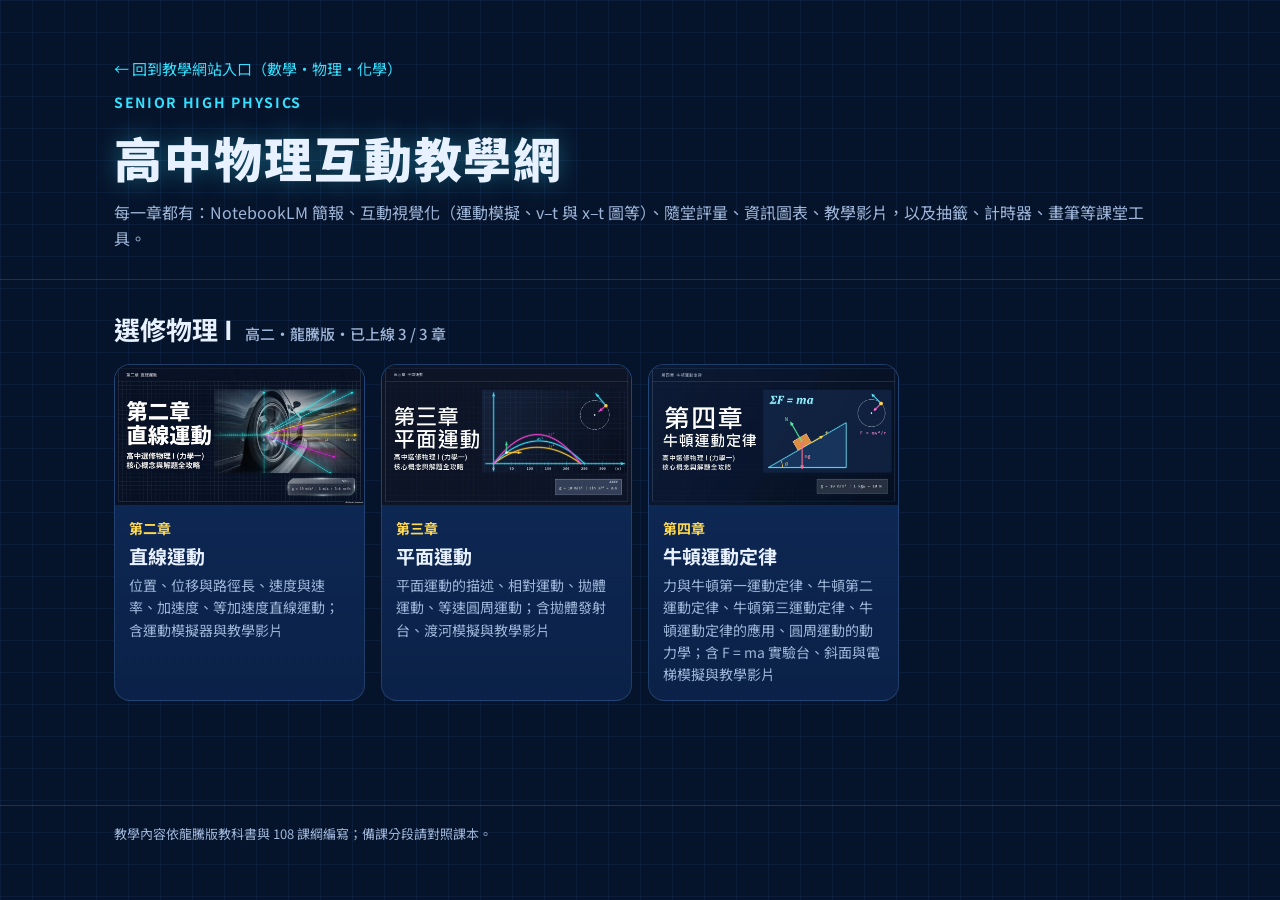
<file: index.html>
<!doctype html>
<html lang="zh-Hant">
<head>
<meta charset="utf-8">
<meta name="viewport" content="width=device-width, initial-scale=1">
<title>高中物理互動教學網</title>
<meta name="description" content="高中物理各冊章節的互動教學網頁：簡報、互動視覺化、隨堂評量與資訊圖表。">
<link rel="preconnect" href="https://fonts.googleapis.com">
<link href="https://fonts.googleapis.com/css2?family=Noto+Sans+TC:wght@400;500;700;900&display=swap" rel="stylesheet">
<link rel="stylesheet" href="data/site.css">
</head>
<body>
<header><div class="wrap">
  <a class="crumb" href="https://brianyeh0718-hue.github.io/">← 回到教學網站入口（數學・物理・化學）</a>
  <div class="kicker">SENIOR HIGH PHYSICS</div>
  <h1>高中物理互動教學網</h1>
  <p>每一章都有：NotebookLM 簡報、互動視覺化（運動模擬、v–t 與 x–t 圖等）、隨堂評量、資訊圖表、教學影片，以及抽籤、計時器、畫筆等課堂工具。</p>
</div></header>
<main><div class="wrap" id="books"></div></main>
<footer><div class="wrap">教學內容依龍騰版教科書與 108 課綱編寫；備課分段請對照課本。</div></footer>
<script src="data/chapters.js"></script>
<script src="data/render.js"></script>
<script>renderBooks(document.getElementById('books'), '');</script>
</body>
</html>
</file>
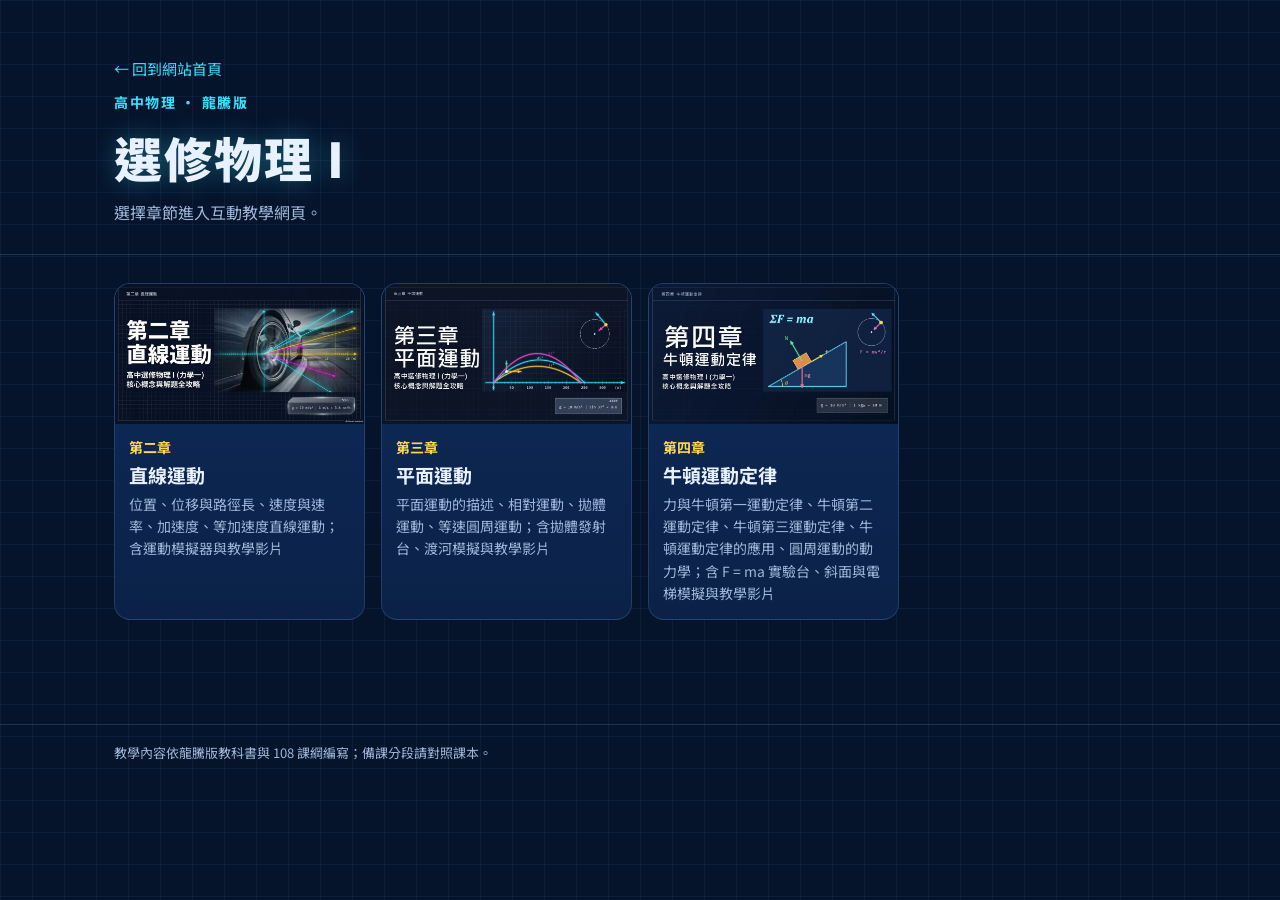
<file: elective1/index.html>
<!doctype html>
<html lang="zh-Hant">
<head>
<meta charset="utf-8">
<meta name="viewport" content="width=device-width, initial-scale=1">
<title>選修物理 I</title>
<meta name="description" content="高中選修物理 I（龍騰版）各章互動教學網頁。">
<link rel="preconnect" href="https://fonts.googleapis.com">
<link href="https://fonts.googleapis.com/css2?family=Noto+Sans+TC:wght@400;500;700;900&display=swap" rel="stylesheet">
<link rel="stylesheet" href="../data/site.css">
</head>
<body>
<header><div class="wrap">
  <a class="crumb" href="../">← 回到網站首頁</a>
  <div class="kicker">高中物理 · 龍騰版</div>
  <h1>選修物理 I</h1>
  <p>選擇章節進入互動教學網頁。</p>
</div></header>
<main><div class="wrap" id="books"></div></main>
<footer><div class="wrap">教學內容依龍騰版教科書與 108 課綱編寫；備課分段請對照課本。</div></footer>
<script src="../data/chapters.js"></script>
<script src="../data/render.js"></script>
<script>renderBooks(document.getElementById('books'), '../', 'elective1');</script>
</body>
</html>
</file>
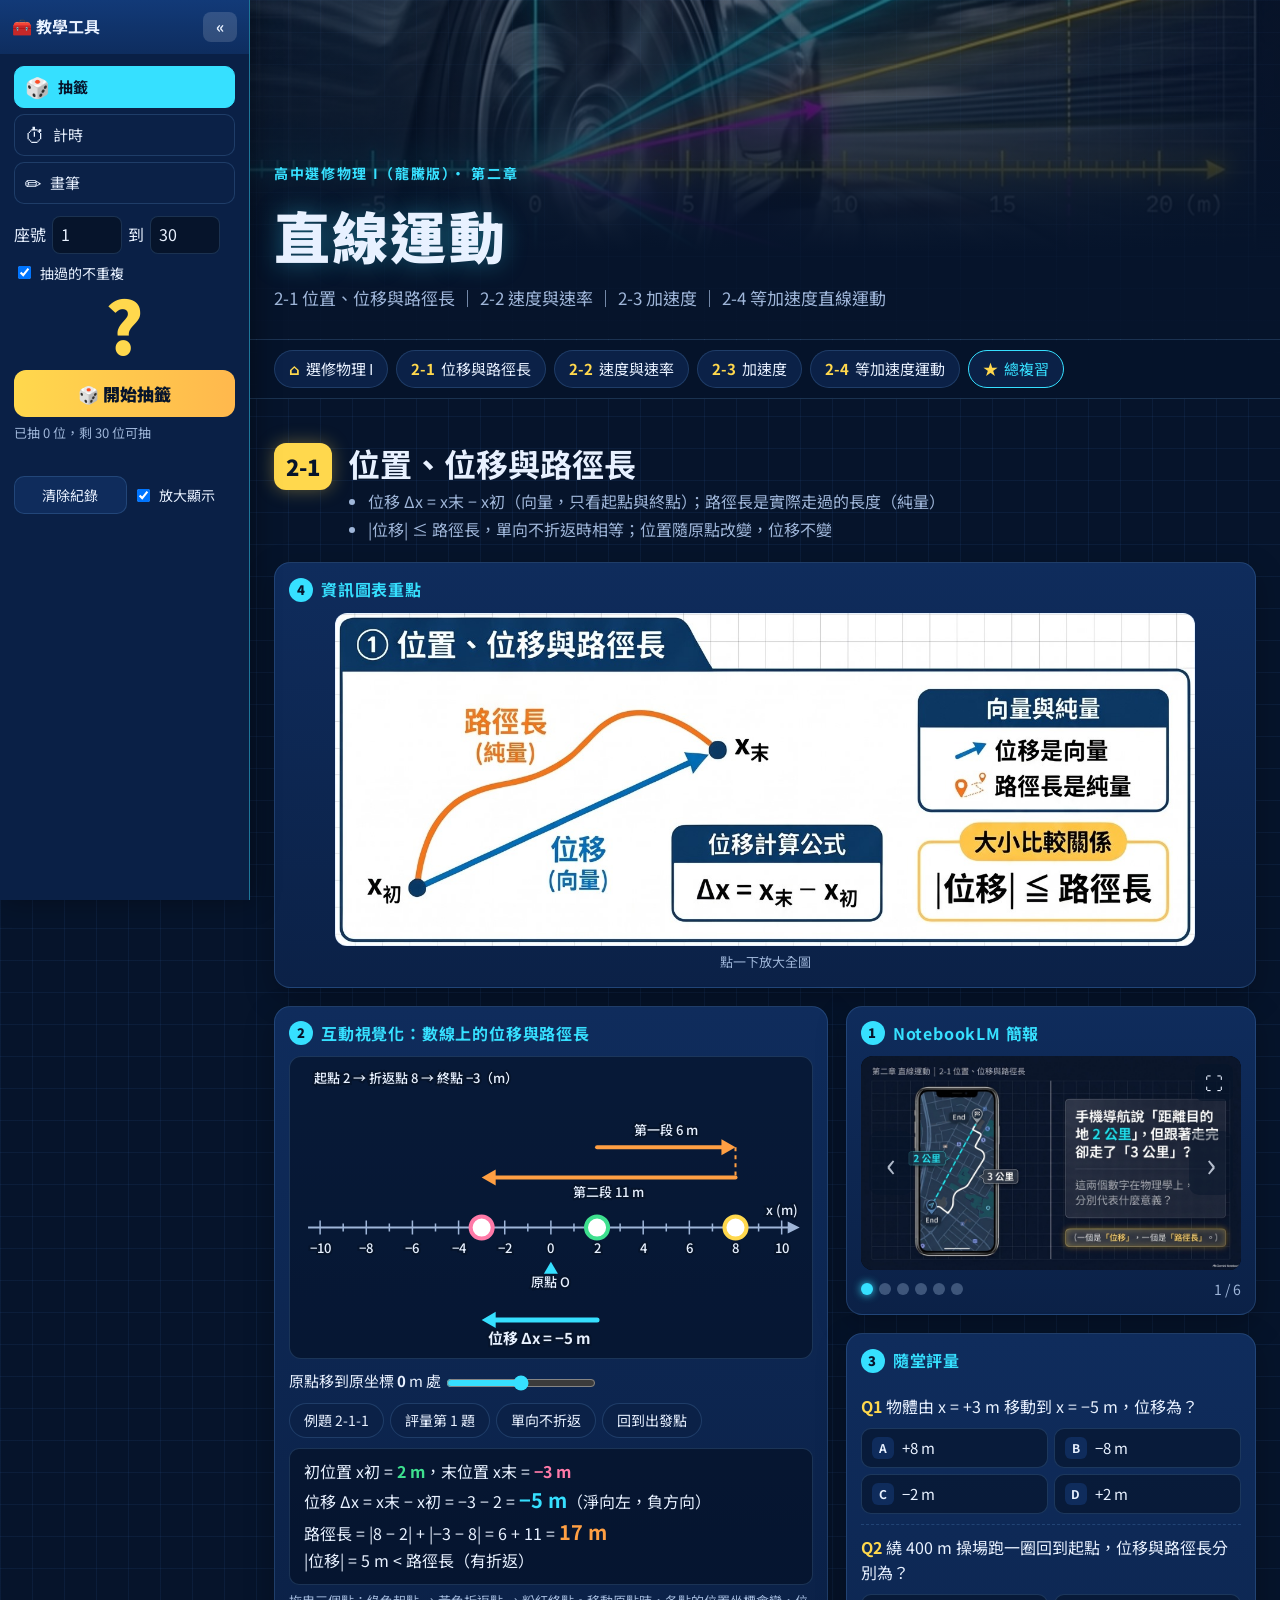
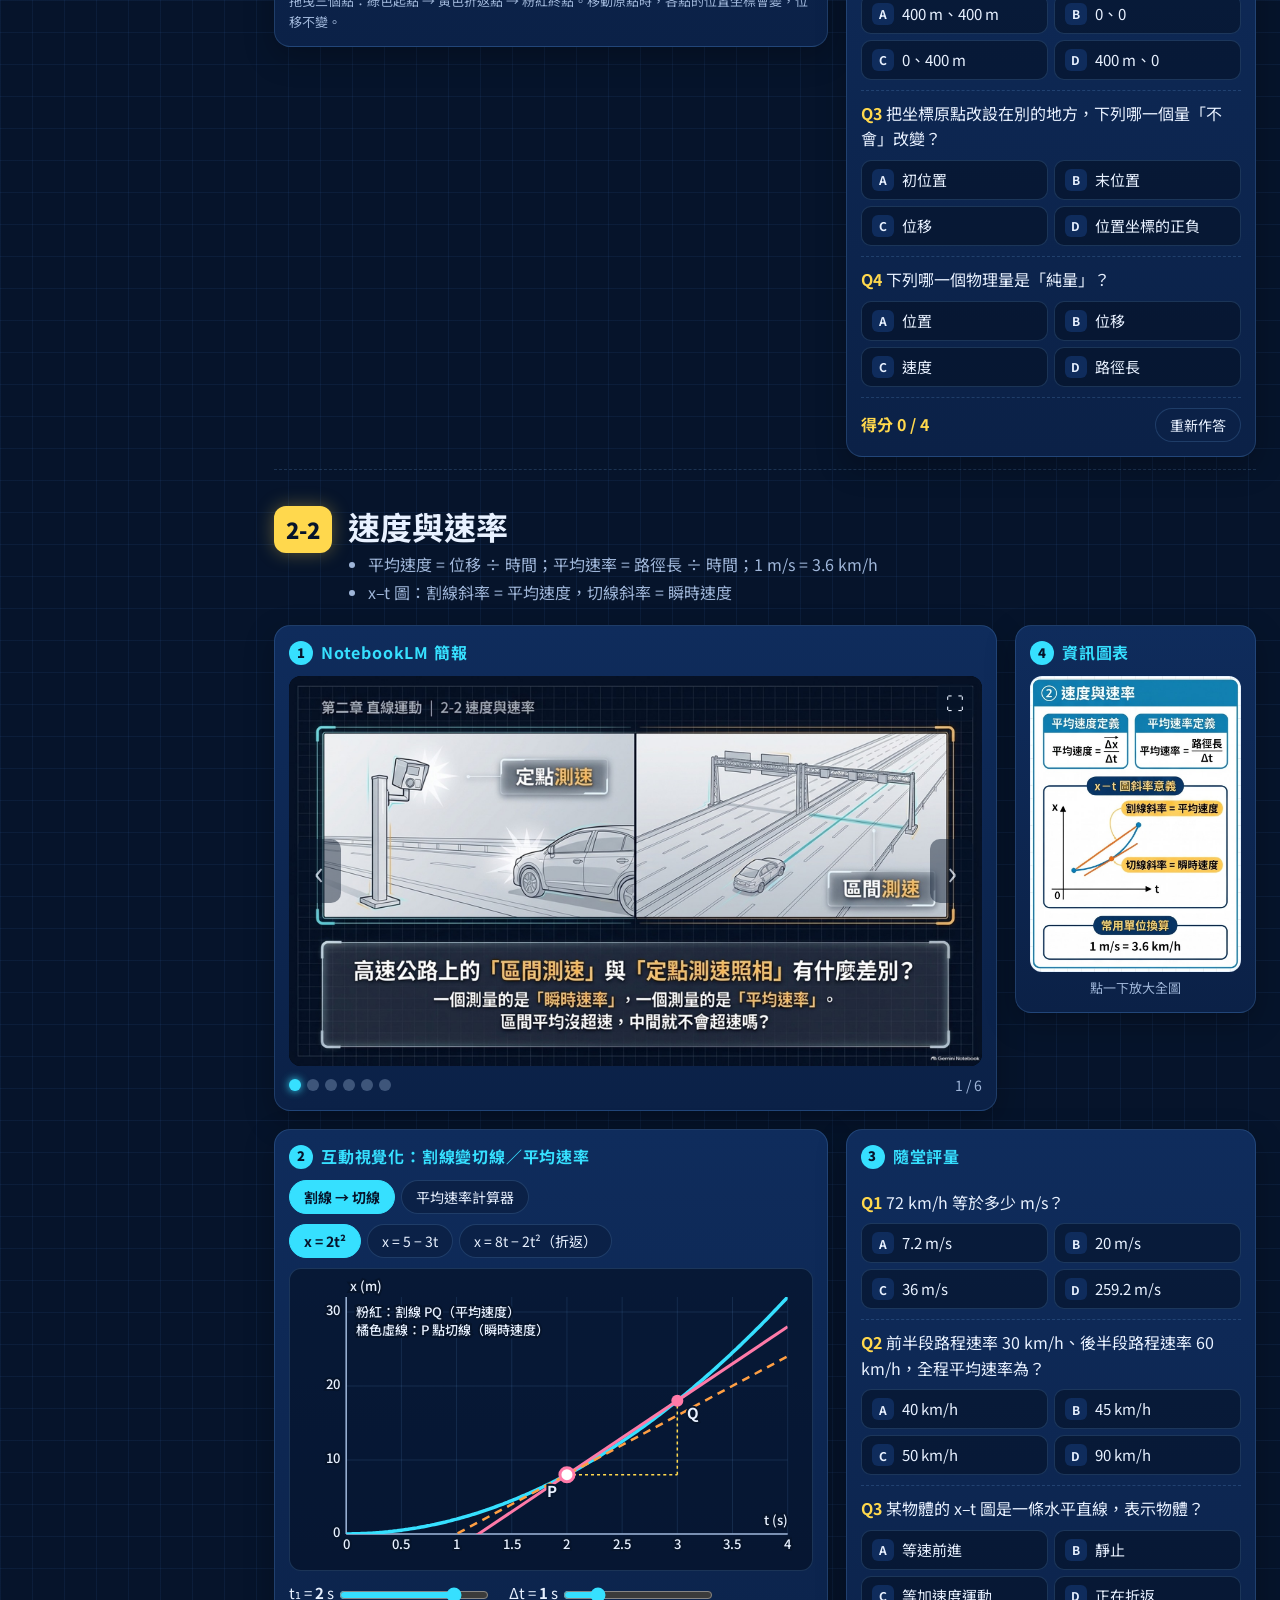
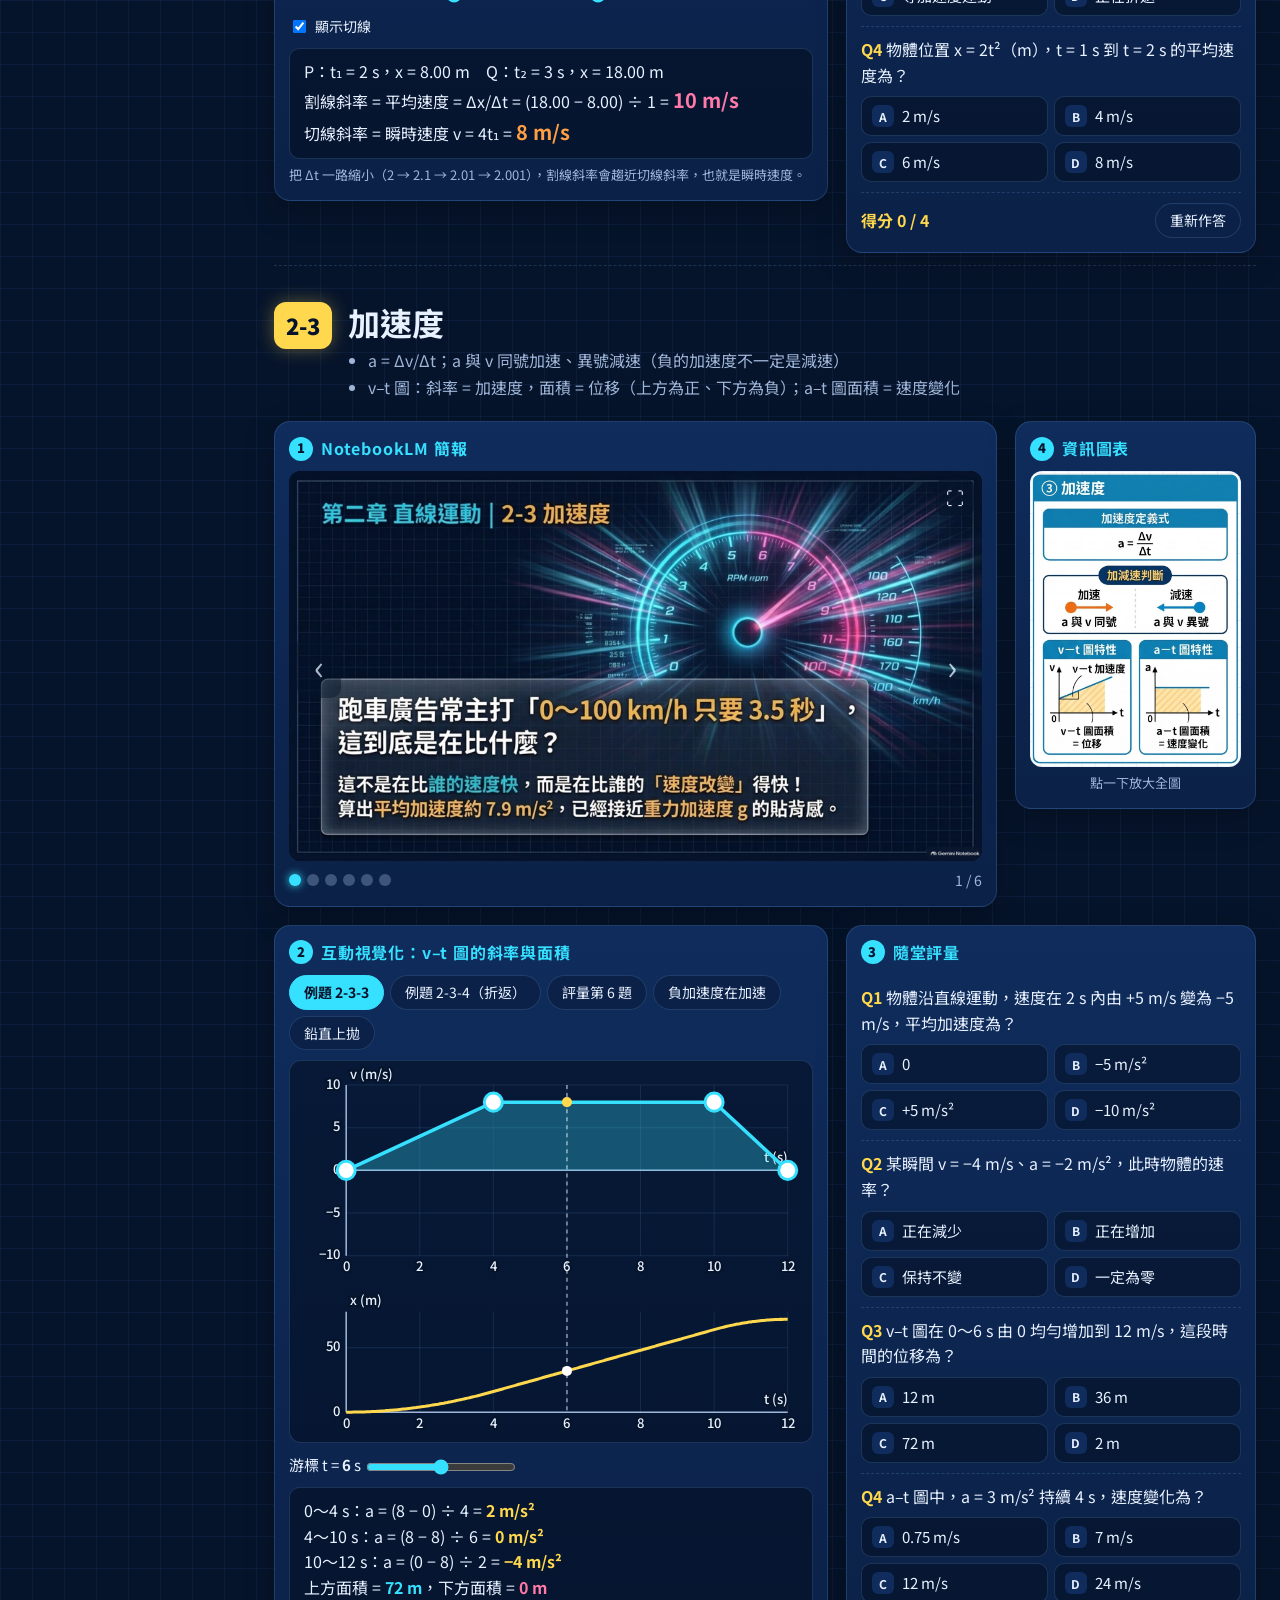
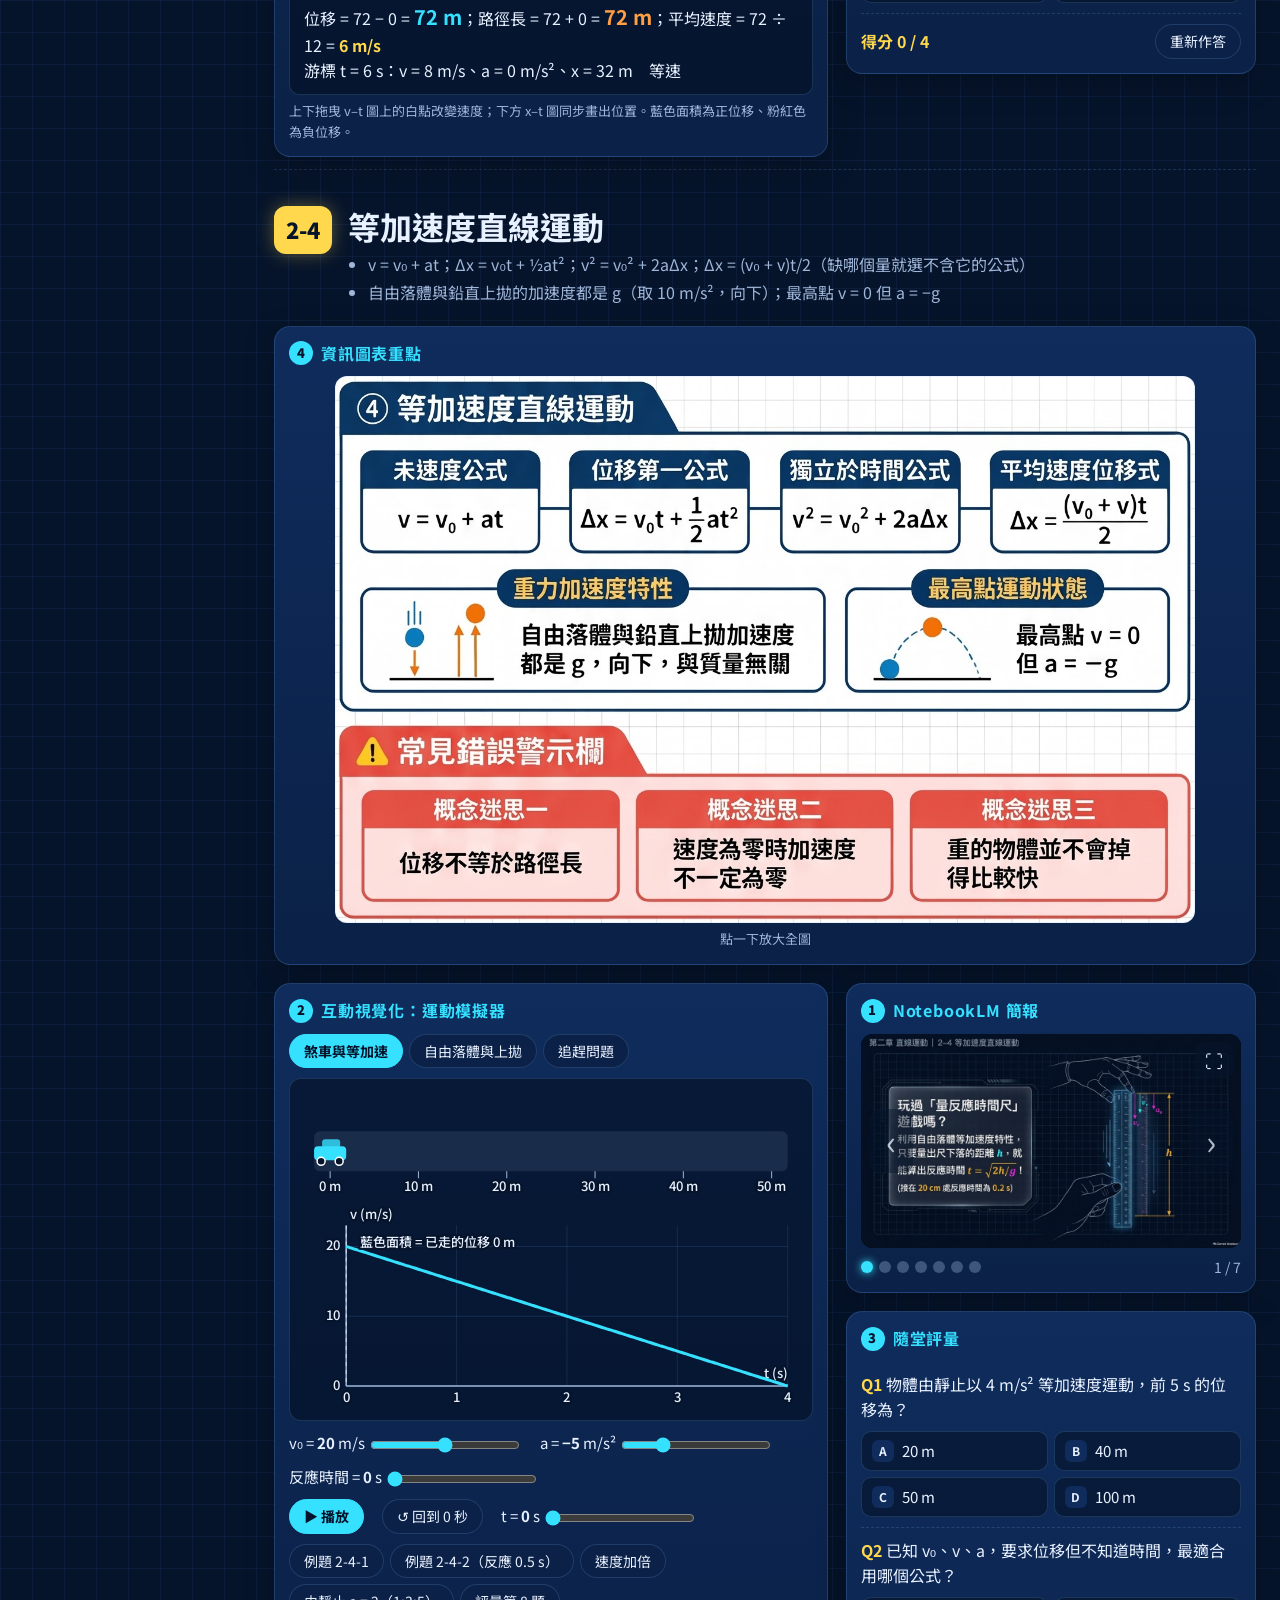
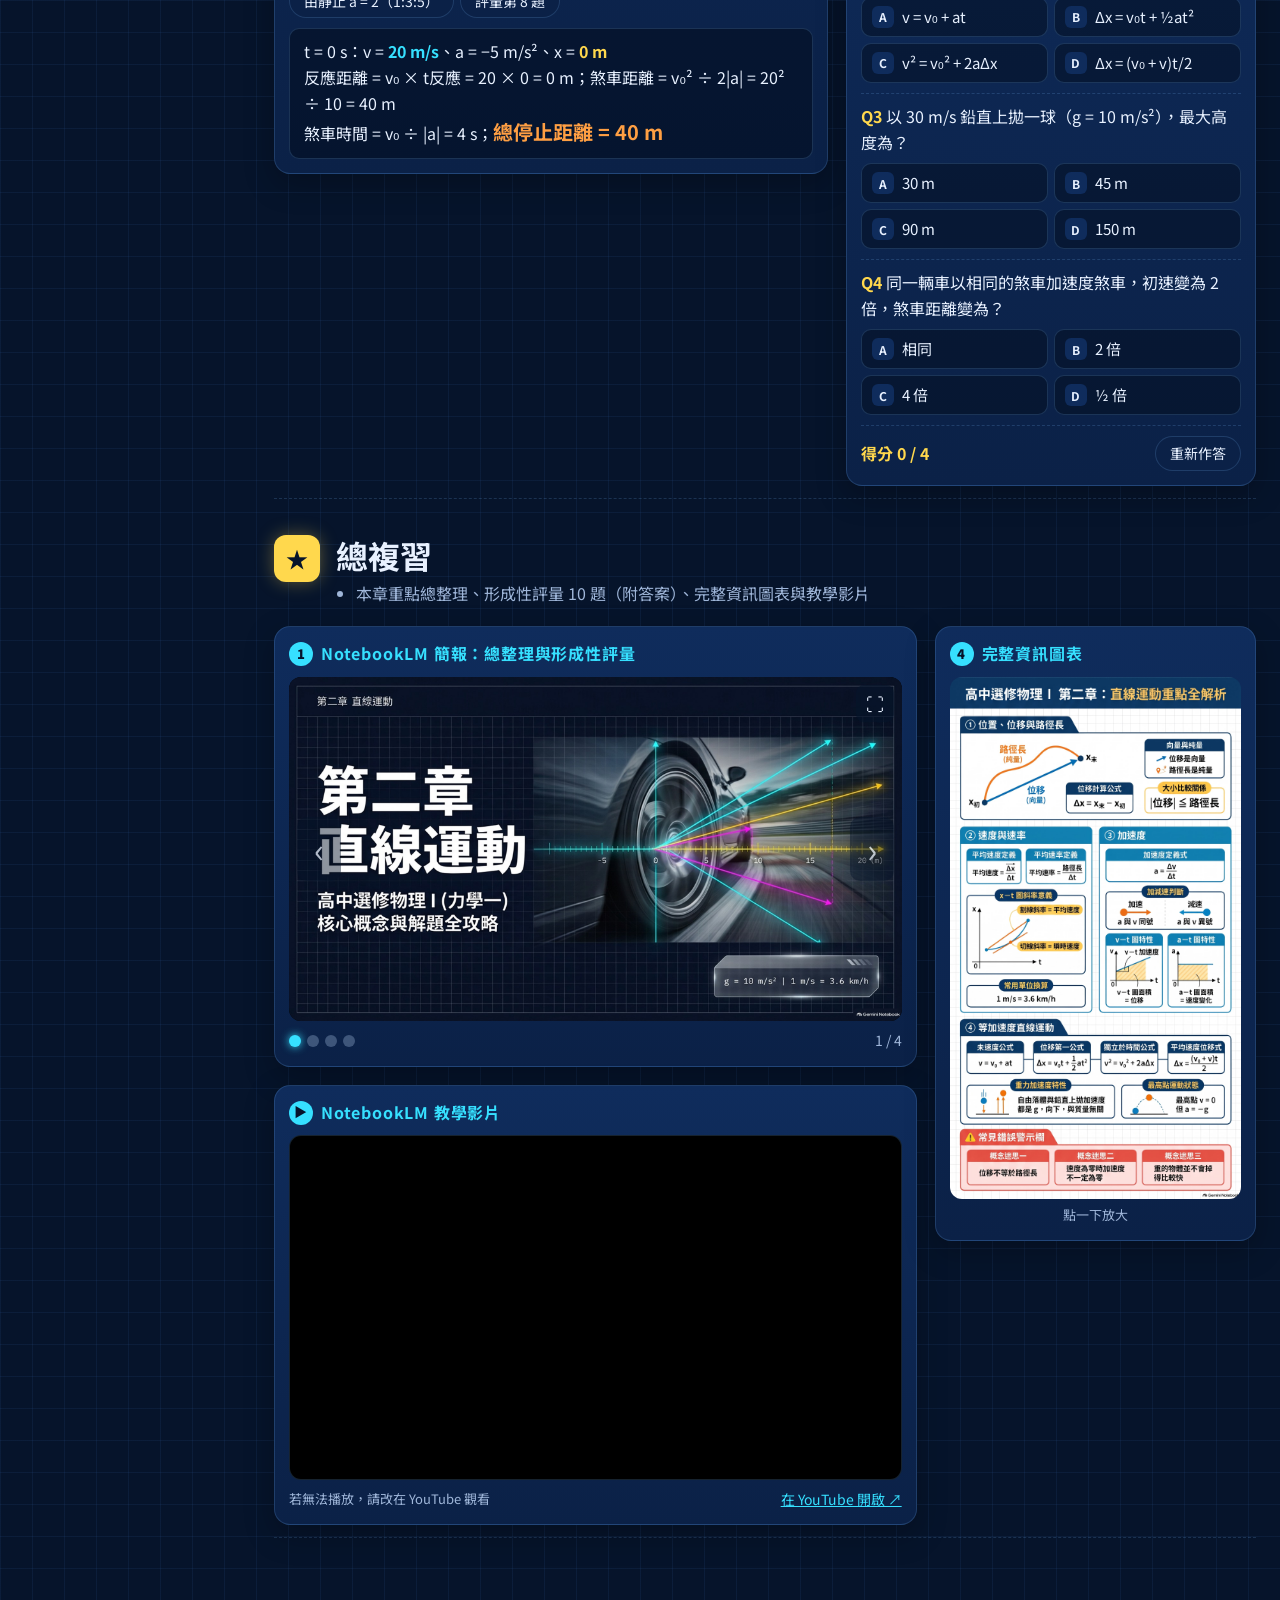
<file: elective1/ch2/index.html>
<!doctype html>
<html lang="zh-Hant">
<head>
<meta charset="utf-8">
<meta name="viewport" content="width=device-width, initial-scale=1">
<title>選修物理 I 第二章 直線運動</title>
<link rel="preconnect" href="https://fonts.googleapis.com">
<link href="https://fonts.googleapis.com/css2?family=Noto+Sans+TC:wght@400;500;700;900&display=swap" rel="stylesheet">
<style>
:root{
  --bg:#06142b; --panel:#0b2147; --panel2:#0f2c5c; --line:rgba(120,190,255,.18);
  --ink:#e8f1ff; --mute:#9fb6d9; --cyan:#36e0ff; --yellow:#ffd84d; --pink:#ff7aa8;
  --orange:#ff9f43; --green:#3ee08f; --red:#ff5a5a; --radius:16px;
  --tools-w:250px; --rail-w:60px; --side:var(--tools-w);
}
body.tools-min{--side:var(--rail-w)}
*{box-sizing:border-box}
[hidden]{display:none!important}
html{scroll-behavior:smooth}
body{
  margin:0; color:var(--ink); background-color:var(--bg);
  background-image:
    linear-gradient(rgba(80,150,255,.07) 1px,transparent 1px),
    linear-gradient(90deg,rgba(80,150,255,.07) 1px,transparent 1px);
  background-size:32px 32px;
  font-family:"Noto Sans TC","Microsoft JhengHei",system-ui,sans-serif; line-height:1.6;
  padding-left:var(--side); transition:padding-left .2s;
}
button{font:inherit;color:inherit;cursor:pointer}
input{font:inherit}

/* ---------- Hero & nav ---------- */
.hero{position:relative;min-height:340px;display:flex;align-items:flex-end;overflow:hidden;border-bottom:1px solid var(--line)}
.hero::before{content:"";position:absolute;inset:0;background:url(assets/slides/slide01.jpg) right 50%/max(180%,1100px) auto no-repeat;opacity:.45;-webkit-mask-image:linear-gradient(180deg,#000 45%,transparent 75%);mask-image:linear-gradient(180deg,#000 45%,transparent 75%)}
.hero::after{content:"";position:absolute;inset:0;background:linear-gradient(180deg,rgba(6,20,43,.1),rgba(6,20,43,.95))}
.hero-in{position:relative;z-index:1;padding:40px 24px 28px;max-width:1200px;width:100%;margin:0 auto}
.kicker{color:var(--cyan);font-weight:700;letter-spacing:.12em;font-size:14px}
.hero h1{margin:6px 0 4px;font-size:clamp(32px,5vw,56px);font-weight:900;letter-spacing:.04em;text-shadow:0 0 24px rgba(54,224,255,.35)}
.hero p{margin:0;color:var(--mute);font-size:17px}
nav.top{position:sticky;top:0;z-index:50;background:rgba(6,20,43,.88);backdrop-filter:blur(8px);border-bottom:1px solid var(--line)}
nav.top .in{max-width:1200px;margin:0 auto;padding:10px 24px;display:flex;gap:8px;flex-wrap:wrap}
nav.top a{color:var(--ink);text-decoration:none;padding:6px 14px;border-radius:999px;border:1px solid var(--line);font-size:15px;background:var(--panel)}
nav.top a:hover,nav.top a.on{border-color:var(--cyan);color:var(--cyan)}
nav.top a b{color:var(--yellow);margin-right:6px}
@media(max-width:700px){nav.top .in{flex-wrap:nowrap;overflow-x:auto;scrollbar-width:none;padding:8px 16px}nav.top .in::-webkit-scrollbar{display:none}nav.top a{white-space:nowrap}main{padding:8px 16px 80px}}

main{max-width:1200px;margin:0 auto;padding:8px 24px 80px}

/* ---------- Units ---------- */
.unit{scroll-margin-top:64px;padding:36px 0 12px;border-bottom:1px dashed var(--line)}
.unit-head{display:flex;gap:16px;align-items:flex-start;margin-bottom:18px}
.tag{flex:none;font-weight:900;font-size:22px;color:#06142b;background:var(--yellow);border-radius:12px;padding:6px 12px;box-shadow:0 0 18px rgba(255,216,77,.35)}
.unit-head h2{margin:0;font-size:clamp(24px,3vw,32px);line-height:1.25}
.unit-head ul{margin:6px 0 0;padding-left:20px;color:var(--mute)}
.unit-head li{margin:2px 0}
.grid-a{display:grid;grid-template-columns:3fr 1fr;gap:18px;align-items:start}
.grid-b{display:grid;grid-template-columns:1.35fr 1fr;gap:18px;margin-top:18px;align-items:start}
@media(max-width:900px){.grid-a,.grid-b{grid-template-columns:1fr}}
.card{background:linear-gradient(180deg,var(--panel2),var(--panel));border:1px solid var(--line);border-radius:var(--radius);padding:14px;box-shadow:0 10px 30px rgba(0,0,0,.25)}
.card h3{margin:0 0 10px;font-size:16px;color:var(--cyan);display:flex;align-items:center;gap:8px;letter-spacing:.05em}
.card h3 .n{display:inline-grid;place-items:center;width:24px;height:24px;border-radius:50%;background:var(--cyan);color:#06142b;font-size:13px;font-weight:900}

/* ---------- Carousel ---------- */
.carousel{outline:none}
.car-stage{position:relative;aspect-ratio:16/9;border-radius:12px;overflow:hidden;background:#000;touch-action:pan-y}
.car-stage img{position:absolute;inset:0;width:100%;height:100%;object-fit:contain;opacity:0;transition:opacity .45s;user-select:none;-webkit-user-drag:none}
.car-stage img.on{opacity:1}
.car-btn{position:absolute;top:50%;transform:translateY(-50%);width:44px;height:64px;border:none;border-radius:10px;background:rgba(6,20,43,.6);font-size:34px;line-height:1;opacity:.75}
.car-btn:hover{opacity:1;background:rgba(54,224,255,.35)}
.car-btn.prev{left:8px}.car-btn.next{right:8px}
.car-fs{position:absolute;top:8px;right:8px;border:none;border-radius:8px;background:rgba(6,20,43,.6);padding:4px 10px;font-size:18px}
.car-stage:fullscreen{border-radius:0}
.car-bar{display:flex;justify-content:space-between;align-items:center;margin-top:8px}
.dots{display:flex;gap:6px}
.dot{width:12px;height:12px;border-radius:50%;border:none;background:rgba(159,182,217,.35);padding:0}
.dot.on{background:var(--cyan);box-shadow:0 0 8px var(--cyan)}
.count{color:var(--mute);font-size:14px}

/* ---------- Infographic crop ---------- */
.info-crop{width:100%;border-radius:12px;background-repeat:no-repeat;cursor:zoom-in;border:1px solid var(--line);background-color:#f6f3ec;transition:transform .2s}
.info-crop:hover{transform:scale(1.02)}
.cap{color:var(--mute);font-size:13px;margin-top:6px;text-align:center}

/* ---------- Interactive ---------- */
.viz svg{width:100%;height:auto;display:block;background:rgba(3,12,28,.55);border-radius:12px;border:1px solid var(--line);touch-action:none}
.viz .lbl{fill:var(--ink);font-size:15px;font-weight:700;paint-order:stroke;stroke:#06142b;stroke-width:4px}
.viz .sm{font-size:13px;font-weight:500}
sup.ex{font-size:.72em;line-height:0;position:relative;top:-.05em;margin-left:.04em;font-weight:inherit}
.handle{cursor:grab;fill:#fff;stroke:var(--cyan);stroke-width:3}
.handle:hover{fill:var(--cyan)}
.readout{margin-top:10px;background:rgba(3,12,28,.55);border:1px solid var(--line);border-radius:10px;padding:10px 14px;font-size:16px}
.readout .big{font-size:20px;font-weight:700}
.y{color:var(--yellow)}.c{color:var(--cyan)}.p{color:var(--pink)}.o{color:var(--orange)}.g{color:var(--green)}.r{color:var(--red)}
.seg{display:flex;flex-wrap:wrap;gap:6px;margin-bottom:10px}
.seg button,.btn{border:1px solid var(--line);background:var(--panel);border-radius:999px;padding:5px 14px;font-size:14px}
.seg button.on,.btn.pri{background:var(--cyan);color:#06142b;border-color:var(--cyan);font-weight:700}
.btn:disabled{opacity:.4;cursor:not-allowed}
.ctrl{display:flex;flex-wrap:wrap;gap:10px 18px;align-items:center;margin-top:10px;font-size:15px}
.ctrl input[type=range]{accent-color:var(--cyan);width:150px;vertical-align:middle}
.hint{color:var(--mute);font-size:13px;margin:6px 0 0}

/* ---------- Quiz ---------- */
.q{padding:10px 0;border-bottom:1px dashed var(--line)}
.qt{margin:0 0 8px;font-size:16px}
.qt b{color:var(--yellow);margin-right:4px}
.opts{display:grid;grid-template-columns:1fr 1fr;gap:6px}
.opt{text-align:left;border:1px solid var(--line);background:rgba(3,12,28,.5);border-radius:10px;padding:7px 10px;font-size:15px;display:flex;gap:8px;align-items:center}
.opt span{display:inline-grid;place-items:center;flex:none;width:22px;height:22px;border-radius:6px;background:var(--panel2);font-size:12px;font-weight:700}
.opt:hover{border-color:var(--cyan)}
.answered .opt{cursor:default}
.opt.right{border-color:var(--green);background:rgba(62,224,143,.18)}
.opt.wrong{border-color:var(--red);background:rgba(255,90,90,.18)}
.exp{margin:6px 0 0;font-size:14px;display:none}
.exp.ok{display:block;color:var(--green)}.exp.no{display:block;color:#ffb3b3}
.q-foot{display:flex;justify-content:space-between;align-items:center;padding-top:10px}
.score{font-weight:700;color:var(--yellow)}

/* ---------- YouTube ---------- */
.yt-player{aspect-ratio:16/9;border-radius:12px;overflow:hidden;background:#000;border:1px solid var(--line)}
.yt-player iframe{width:100%;height:100%;border:0;display:block}
.yt-bar{display:flex;justify-content:space-between;gap:10px;align-items:center;margin-top:8px;flex-wrap:wrap}
.yt-bar a{color:var(--cyan);font-size:14px}

/* ---------- Review ---------- */
.review-grid{display:grid;grid-template-columns:2fr 1fr;gap:18px;align-items:start}
@media(max-width:900px){.review-grid{grid-template-columns:1fr}}
.full-info{width:100%;border-radius:12px;cursor:zoom-in;display:block}
video{width:100%;border-radius:12px;background:#000;display:block}

/* ---------- Lightbox / big overlay ---------- */
.overlay{position:fixed;inset:0;z-index:2000;background:rgba(2,8,20,.88);display:none;place-items:center;padding:20px}
.overlay.on{display:grid}
.overlay img{max-width:96vw;max-height:94vh;border-radius:10px}
#bigShow .bignum{font-size:min(38vw,60vh);font-weight:900;line-height:1;color:var(--yellow);text-shadow:0 0 60px rgba(255,216,77,.5);font-variant-numeric:tabular-nums}
#bigShow .bigsub{text-align:center;color:var(--mute);font-size:22px;margin-top:10px}
#bigShow.alarm .bignum{color:var(--red);animation:blink .5s steps(2) infinite}
@keyframes blink{50%{opacity:.25}}

/* ---------- Tools panel ---------- */
/* 左側直式工具列：固定在左邊、整個高度；頁面內容用 body 的 padding-left 讓位，所以不會被遮住。
   收合時變成 60px 寬的圖示列（body.tools-min）。 */
.tools{position:fixed;left:0;top:0;bottom:0;width:var(--side);z-index:1000;background:rgba(11,33,71,.98);border-right:1px solid rgba(54,224,255,.45);box-shadow:4px 0 24px rgba(0,0,0,.35);display:flex;flex-direction:column;transition:width .2s}
.tools-head{display:flex;justify-content:space-between;align-items:center;gap:6px;padding:12px;background:linear-gradient(180deg,#123a78,#0e2d5f);user-select:none;font-weight:700;white-space:nowrap}
.tools-head button{border:none;background:rgba(255,255,255,.14);border-radius:8px;width:34px;height:30px;font-size:16px;flex:none}
.tools-body{flex:1;overflow-y:auto;overflow-x:hidden;padding:12px 14px 16px}
.tool-tabs{display:grid;grid-template-columns:1fr;gap:6px;margin-bottom:12px}
.tool-tabs button{border:1px solid var(--line);background:var(--panel);border-radius:10px;padding:8px 10px;font-size:15px;display:flex;align-items:center;gap:8px;text-align:left;white-space:nowrap}
.tool-tabs i{font-style:normal;font-size:20px;line-height:1}
.tool-tabs button.on{background:var(--cyan);color:#06142b;font-weight:700;border-color:var(--cyan)}
.tools.min .tools-head{justify-content:center;padding:12px 0}
.tools.min .tools-head .lbl,.tools.min .tool-tabs span,.tools.min .tool-pane{display:none!important}
.tools.min .tools-body{padding:10px 8px}
.tools.min .tool-tabs button{justify-content:center;padding:10px 0}
.tool-pane{display:none}.tool-pane.on{display:block}
.trow{display:flex;gap:6px;align-items:center;margin:8px 0;flex-wrap:wrap}
.trow input[type=number]{width:70px;padding:5px 8px;border-radius:8px;border:1px solid var(--line);background:#06142b;color:var(--ink)}
.tbtn{flex:1;border:1px solid var(--line);background:var(--panel2);border-radius:10px;padding:7px 4px;font-size:14px}
.tbtn.on{border-color:var(--cyan);color:var(--cyan)}
.tbig{width:100%;border:none;border-radius:12px;padding:10px;font-size:17px;font-weight:900;background:linear-gradient(90deg,var(--yellow),#ffb84d);color:#06142b;margin:6px 0}
.tbig.stop{background:linear-gradient(90deg,var(--pink),var(--red));color:#fff}
.lot-num{text-align:center;font-size:72px;font-weight:900;color:var(--yellow);line-height:1.1;font-variant-numeric:tabular-nums;min-height:80px}
.lot-hist{display:flex;flex-wrap:wrap;gap:4px;min-height:24px;font-size:13px}
.lot-hist span{background:var(--panel2);border-radius:6px;padding:1px 7px}
.lot-info{font-size:13px;color:var(--mute)}
.chk{font-size:14px;display:flex;gap:6px;align-items:center}
.timer-disp{text-align:center;font-size:64px;font-weight:900;font-variant-numeric:tabular-nums;color:var(--cyan);line-height:1.15}
.timer-disp.alarm{color:var(--red);animation:blink .5s steps(2) infinite}
.swatches{display:flex;gap:8px;margin:8px 0}
.sw{width:30px;height:30px;border-radius:50%;border:3px solid transparent;padding:0}
.sw.on{border-color:#fff;box-shadow:0 0 0 2px var(--cyan)}
#ink{position:fixed;inset:0;z-index:900;pointer-events:none}
#ink.active{pointer-events:auto;cursor:crosshair}
body.inking .tools{box-shadow:inset 0 0 0 3px var(--pink),4px 0 24px rgba(0,0,0,.35)}
@media(max-width:700px){:root{--tools-w:210px;--rail-w:52px}}
.info-strip{margin-bottom:18px}
.stack{display:grid;gap:18px;align-content:start}
.info-strip .info-crop{max-width:860px;margin:0 auto}
</style>
</head>
<body>

<header class="hero">
  <div class="hero-in">
    <div class="kicker">高中選修物理 I（龍騰版）· 第二章</div>
    <h1>直線運動</h1>
    <p>2-1 位置、位移與路徑長 ｜ 2-2 速度與速率 ｜ 2-3 加速度 ｜ 2-4 等加速度直線運動</p>
  </div>
</header>

<nav class="top"><div class="in">
  <a href="../" title="回到選修物理 I 目錄"><b>⌂</b>選修物理 I</a>
  <a href="#s1"><b>2-1</b>位移與路徑長</a>
  <a href="#s2"><b>2-2</b>速度與速率</a>
  <a href="#s3"><b>2-3</b>加速度</a>
  <a href="#s4"><b>2-4</b>等加速度運動</a>
  <a href="#review"><b>★</b>總複習</a>
</div></nav>

<main>

<!-- ================= 2-1 ================= -->
<section class="unit" id="s1">
  <div class="unit-head"><span class="tag">2-1</span><div>
    <h2>位置、位移與路徑長</h2>
    <ul><li>位移 Δx = x末 − x初（向量，只看起點與終點）；路徑長是實際走過的長度（純量）</li><li>|位移| ≤ 路徑長，單向不折返時相等；位置隨原點改變，位移不變</li></ul>
  </div></div>
  <div class="card info-strip"><h3><span class="n">4</span>資訊圖表重點</h3><div class="info-crop" data-crop="s1" role="img" aria-label="資訊圖表：位置、位移與路徑長"></div><div class="cap">點一下放大全圖</div></div>
  <div class="grid-b">
    <div class="card viz"><h3><span class="n">2</span>互動視覺化：數線上的位移與路徑長</h3>
      <svg id="v1" viewBox="0 0 520 300"></svg>
      <div class="ctrl"><label>原點移到原坐標 <b id="v1ov"></b> m 處 <input type="range" id="v1o" min="-5" max="5" value="0" step="1"></label></div>
      <div class="seg" id="v1pre" style="margin-top:10px"><button data-v="2,8,-3">例題 2-1-1</button><button data-v="-4,6,1">評量第 1 題</button><button data-v="-6,0,7">單向不折返</button><button data-v="3,9,3">回到出發點</button></div>
      <div class="readout" id="v1out"></div>
      <p class="hint">拖曳三個點：綠色起點 → 黃色折返點 → 粉紅終點。移動原點時，各點的位置坐標會變，位移不變。</p>
    </div>
    <div class="stack">
      <div class="card"><h3><span class="n">1</span>NotebookLM 簡報</h3><div class="carousel" data-slides="2,3,4,5,6,7"></div></div>
      <div class="card"><h3><span class="n">3</span>隨堂評量</h3><div class="quiz" data-quiz="s1"></div></div>
    </div>
  </div>
</section>

<!-- ================= 2-2 ================= -->
<section class="unit" id="s2">
  <div class="unit-head"><span class="tag">2-2</span><div>
    <h2>速度與速率</h2>
    <ul><li>平均速度 = 位移 ÷ 時間；平均速率 = 路徑長 ÷ 時間；1 m/s = 3.6 km/h</li><li>x–t 圖：割線斜率 = 平均速度，切線斜率 = 瞬時速度</li></ul>
  </div></div>
  <div class="grid-a">
    <div class="card"><h3><span class="n">1</span>NotebookLM 簡報</h3><div class="carousel" data-slides="8,9,10,11,12,13"></div></div>
    <div class="card"><h3><span class="n">4</span>資訊圖表</h3><div class="info-crop" data-crop="s2" role="img" aria-label="資訊圖表：速度與速率"></div><div class="cap">點一下放大全圖</div></div>
  </div>
  <div class="grid-b">
    <div class="card viz"><h3><span class="n">2</span>互動視覺化：割線變切線／平均速率</h3>
      <div class="seg" id="v2tabs"><button class="on" data-m="slope">割線 → 切線</button><button data-m="avg">平均速率計算器</button></div>
      <div id="v2slope">
        <div class="seg" id="v2fn"><button class="on" data-f="0">x = 2t²</button><button data-f="1">x = 5 − 3t</button><button data-f="2">x = 8t − 2t²（折返）</button></div>
        <svg id="v2" viewBox="0 0 520 300"></svg>
        <div class="ctrl">
          <label>t₁ = <b id="v2tv"></b> s <input type="range" id="v2t" min="0" max="2.5" step="0.1" value="2"></label>
          <label>Δt = <b id="v2dv"></b> s <input type="range" id="v2d" min="0" max="5" step="1" value="0"></label>
          <label class="chk"><input type="checkbox" id="v2tan" checked> 顯示切線</label>
        </div>
        <div class="readout" id="v2out"></div>
        <p class="hint">把 Δt 一路縮小（2 → 2.1 → 2.01 → 2.001），割線斜率會趨近切線斜率，也就是瞬時速度。</p>
      </div>
      <div id="v2avg" hidden>
        <div class="seg" id="v2mode"><button class="on" data-m="dist">前後半段路程</button><button data-m="time">各走一段時間</button><button data-m="round">去程與回程</button></div>
        <svg id="v2b" viewBox="0 0 520 280"></svg>
        <div class="ctrl">
          <label>v₁ = <b id="v2v1v"></b> km/h <input type="range" id="v2v1" min="10" max="100" step="5" value="40"></label>
          <label>v₂ = <b id="v2v2v"></b> km/h <input type="range" id="v2v2" min="10" max="100" step="5" value="60"></label>
          <label id="v2tL" hidden>t₁ = <b id="v2t1v"></b> h、t₂ = <b id="v2t2v"></b> h <input type="range" id="v2t1" min="0.5" max="3" step="0.5" value="2"> <input type="range" id="v2t2" min="0.5" max="3" step="0.5" value="1"></label>
        </div>
        <div class="seg" id="v2pre" style="margin-top:10px"><button data-v="time,60,90,2,1">例題 2-2-1</button><button data-v="dist,40,60">例題 2-2-2</button><button data-v="round,40,60">例題 2-2-3</button><button data-v="round,30,60">評量第 3 題</button></div>
        <div class="readout" id="v2bout"></div>
      </div>
    </div>
    <div class="card"><h3><span class="n">3</span>隨堂評量</h3><div class="quiz" data-quiz="s2"></div></div>
  </div>
</section>

<!-- ================= 2-3 ================= -->
<section class="unit" id="s3">
  <div class="unit-head"><span class="tag">2-3</span><div>
    <h2>加速度</h2>
    <ul><li>a = Δv/Δt；a 與 v 同號加速、異號減速（負的加速度不一定是減速）</li><li>v–t 圖：斜率 = 加速度，面積 = 位移（上方為正、下方為負）；a–t 圖面積 = 速度變化</li></ul>
  </div></div>
  <div class="grid-a">
    <div class="card"><h3><span class="n">1</span>NotebookLM 簡報</h3><div class="carousel" data-slides="14,15,16,17,18,19"></div></div>
    <div class="card"><h3><span class="n">4</span>資訊圖表</h3><div class="info-crop" data-crop="s3" role="img" aria-label="資訊圖表：加速度"></div><div class="cap">點一下放大全圖</div></div>
  </div>
  <div class="grid-b">
    <div class="card viz"><h3><span class="n">2</span>互動視覺化：v–t 圖的斜率與面積</h3>
      <div class="seg" id="v3pre"><button class="on" data-p="0">例題 2-3-3</button><button data-p="1">例題 2-3-4（折返）</button><button data-p="2">評量第 6 題</button><button data-p="3">負加速度在加速</button><button data-p="4">鉛直上拋</button></div>
      <svg id="v3" viewBox="0 0 520 380"></svg>
      <div class="ctrl"><label>游標 t = <b id="v3cv"></b> s <input type="range" id="v3c" min="0" max="12" step="0.1" value="6"></label></div>
      <div class="readout" id="v3out"></div>
      <p class="hint">上下拖曳 v–t 圖上的白點改變速度；下方 x–t 圖同步畫出位置。藍色面積為正位移、粉紅色為負位移。</p>
    </div>
    <div class="card"><h3><span class="n">3</span>隨堂評量</h3><div class="quiz" data-quiz="s3"></div></div>
  </div>
</section>

<!-- ================= 2-4 ================= -->
<section class="unit" id="s4">
  <div class="unit-head"><span class="tag">2-4</span><div>
    <h2>等加速度直線運動</h2>
    <ul><li>v = v₀ + at；Δx = v₀t + ½at²；v² = v₀² + 2aΔx；Δx = (v₀ + v)t/2（缺哪個量就選不含它的公式）</li><li>自由落體與鉛直上拋的加速度都是 g（取 10 m/s²，向下）；最高點 v = 0 但 a = −g</li></ul>
  </div></div>
  <div class="card info-strip"><h3><span class="n">4</span>資訊圖表重點</h3><div class="info-crop" data-crop="s4" role="img" aria-label="資訊圖表：等加速度直線運動與常見錯誤"></div><div class="cap">點一下放大全圖</div></div>
  <div class="grid-b">
    <div class="card viz"><h3><span class="n">2</span>互動視覺化：運動模擬器</h3>
      <div class="seg" id="v4tabs"><button class="on" data-m="brake">煞車與等加速</button><button data-m="fall">自由落體與上拋</button><button data-m="chase">追趕問題</button></div>
      <svg id="v4" viewBox="0 0 520 340"></svg>
      <div class="ctrl" id="v4ctl"></div>
      <div class="ctrl"><button class="btn pri" id="v4play">▶ 播放</button><button class="btn" id="v4reset">↺ 回到 0 秒</button><label>t = <b id="v4tv"></b> s <input type="range" id="v4t" min="0" max="10" step="0.05" value="0"></label></div>
      <div class="seg" id="v4pre" style="margin-top:10px"></div>
      <div class="readout" id="v4out"></div>
    </div>
    <div class="stack">
      <div class="card"><h3><span class="n">1</span>NotebookLM 簡報</h3><div class="carousel" data-slides="20,21,22,23,24,25,26"></div></div>
      <div class="card"><h3><span class="n">3</span>隨堂評量</h3><div class="quiz" data-quiz="s4"></div></div>
    </div>
  </div>
</section>

<!-- ================= Review ================= -->
<section class="unit" id="review">
  <div class="unit-head"><span class="tag">★</span><div>
    <h2>總複習</h2>
    <ul><li>本章重點總整理、形成性評量 10 題（附答案）、完整資訊圖表與教學影片</li></ul>
  </div></div>
  <div class="review-grid">
    <div>
      <div class="card"><h3><span class="n">1</span>NotebookLM 簡報：總整理與形成性評量</h3><div class="carousel" data-slides="1,27,28,29"></div></div>
      <div class="card" style="margin-top:18px"><h3><span class="n">▶</span>NotebookLM 教學影片</h3>
        <div class="yt-player" id="mainVideo"><iframe src="https://www.youtube.com/embed/Rbnpa4LD_Gs?rel=0&amp;playsinline=1" title="選修物理 I 第二章 直線運動 教學影片" loading="lazy" allow="accelerometer; autoplay; clipboard-write; encrypted-media; gyroscope; picture-in-picture; web-share" referrerpolicy="strict-origin-when-cross-origin" allowfullscreen></iframe></div>
        <div class="yt-bar"><span class="hint" style="margin:0">若無法播放，請改在 YouTube 觀看</span><a href="https://www.youtube.com/watch?v=Rbnpa4LD_Gs" target="_blank" rel="noopener">在 YouTube 開啟 ↗</a></div>
      </div>
    </div>
    <div class="card"><h3><span class="n">4</span>完整資訊圖表</h3><img class="full-info" src="assets/infographic.jpg" alt="直線運動章節完整資訊圖表"><div class="cap">點一下放大</div></div>
  </div>
</section>
</main>

<!-- ================= Tools ================= -->
<aside class="tools" id="tools">
  <div class="tools-head" id="toolsHead"><span class="lbl">🧰 教學工具</span><button id="toolsMin" title="收合成工具列">«</button></div>
  <div class="tools-body">
    <div class="tool-tabs">
      <button class="on" data-t="lot" title="抽籤"><i>🎲</i><span>抽籤</span></button><button data-t="timer" title="計時器"><i>⏱</i><span>計時</span></button><button data-t="pen" title="畫筆"><i>✏️</i><span>畫筆</span></button>
    </div>

    <div class="tool-pane on" data-p="lot">
      <div class="trow">座號 <input type="number" id="lotFrom" value="1" min="1"> 到 <input type="number" id="lotTo" value="30" min="1"></div>
      <label class="chk"><input type="checkbox" id="lotNoRep" checked> 抽過的不重複</label>
      <div class="lot-num" id="lotNum">?</div>
      <button class="tbig" id="lotGo">🎲 開始抽籤</button>
      <div class="lot-info" id="lotInfo">已抽：</div>
      <div class="lot-hist" id="lotHist"></div>
      <div class="trow"><button class="tbtn" id="lotReset">清除紀錄</button><label class="chk" style="flex:1"><input type="checkbox" id="lotBig" checked> 放大顯示</label></div>
    </div>

    <div class="tool-pane" data-p="timer">
      <div class="timer-disp" id="tDisp">03:00</div>
      <div class="trow">
        <button class="tbtn" data-s="30">30秒</button><button class="tbtn" data-s="60">1分</button><button class="tbtn" data-s="180">3分</button><button class="tbtn" data-s="300">5分</button><button class="tbtn" data-s="600">10分</button>
      </div>
      <div class="trow">
        <button class="tbtn" data-d="-60">−1分</button><button class="tbtn" data-d="-10">−10秒</button><button class="tbtn" data-d="10">+10秒</button><button class="tbtn" data-d="60">+1分</button>
      </div>
      <button class="tbig" id="tStart">▶ 開始</button>
      <div class="trow"><button class="tbtn" id="tReset">↺ 重設</button><button class="tbtn" id="tBig">⛶ 放大</button><label class="chk"><input type="checkbox" id="tSound" checked> 鈴聲</label></div>
    </div>

    <div class="tool-pane" data-p="pen">
      <button class="tbig" id="penToggle">✏️ 開始畫筆</button>
      <div class="swatches" id="penColors"></div>
      <div class="trow">粗細 <input type="range" id="penSize" min="2" max="24" value="5" style="flex:1;accent-color:var(--cyan)"></div>
      <div class="trow" id="penModes"><button class="tbtn on" data-m="pen">畫筆</button><button class="tbtn" data-m="hl">螢光筆</button><button class="tbtn" data-m="er">橡皮擦</button></div>
      <div class="trow"><button class="tbtn" id="penUndo">↶ 復原</button><button class="tbtn" id="penClear">🗑 全部清除</button></div>
      <p class="hint">畫的內容會跟著頁面捲動。按 Esc 結束畫筆。</p>
    </div>
  </div>
</aside>

<canvas id="ink"></canvas>
<div class="overlay" id="lightbox"><img alt="放大圖"></div>
<div class="overlay" id="bigShow"><div><div class="bignum" id="bigNum"></div><div class="bigsub" id="bigSub">點任意處關閉</div></div></div>

<script>
const $=(s,r=document)=>r.querySelector(s), $$=(s,r=document)=>[...r.querySelectorAll(s)];
const NS='http://www.w3.org/2000/svg';
function el(tag,attrs,parent){const e=document.createElementNS(NS,tag);for(const k in attrs)e.setAttribute(k,attrs[k]);if(parent)parent.appendChild(e);return e;}
function txt(g,x,y,s,cls='lbl',anchor='middle'){const t=el('text',{x,y,class:cls,'text-anchor':anchor,'dominant-baseline':'middle'},g);t.textContent=s;return t;}
const D=Math.PI/180;
function norm(d){while(d<=-Math.PI)d+=2*Math.PI;while(d>Math.PI)d-=2*Math.PI;return d;}
function arcD(P,Q,R,r,sector){const a1=Math.atan2(Q.y-P.y,Q.x-P.x);const d=norm(Math.atan2(R.y-P.y,R.x-P.x)-a1);const a2=a1+d;
  const x1=P.x+r*Math.cos(a1),y1=P.y+r*Math.sin(a1),x2=P.x+r*Math.cos(a2),y2=P.y+r*Math.sin(a2);
  const s=`A${r},${r} 0 0 ${d>0?1:0} ${x2.toFixed(1)},${y2.toFixed(1)}`;
  return sector?`M${P.x},${P.y} L${x1.toFixed(1)},${y1.toFixed(1)} ${s} Z`:`M${x1.toFixed(1)},${y1.toFixed(1)} ${s}`;}
function midDir(P,Q,R){const a1=Math.atan2(Q.y-P.y,Q.x-P.x);return a1+norm(Math.atan2(R.y-P.y,R.x-P.x)-a1)/2;}
function ang(P,Q,R){return Math.abs(norm(Math.atan2(Q.y-P.y,Q.x-P.x)-Math.atan2(R.y-P.y,R.x-P.x)))/D;}
function dist(P,Q){return Math.hypot(P.x-Q.x,P.y-Q.y);}
function svgPt(svg,e){const p=svg.createSVGPoint();p.x=e.clientX;p.y=e.clientY;return p.matrixTransform(svg.getScreenCTM().inverse());}
function drag(svg,h,onMove){h.addEventListener('pointerdown',e=>{e.preventDefault();e.stopPropagation();h.setPointerCapture(e.pointerId);
  const mv=ev=>onMove(svgPt(svg,ev));const up=()=>{h.removeEventListener('pointermove',mv);h.removeEventListener('pointerup',up);};
  h.addEventListener('pointermove',mv);h.addEventListener('pointerup',up);});}
const clamp=(v,a,b)=>Math.max(a,Math.min(b,v));
const f0=v=>Math.round(v), f1=v=>(Math.round(v*10)/10).toString();

/* ================= Carousel ================= */
function buildCarousel(root){
  const ids=root.dataset.slides.split(',').map(Number);
  root.innerHTML=`<div class="car-stage">${ids.map((n,i)=>`<img src="assets/slides/slide${String(n).padStart(2,'0')}.jpg" alt="簡報第 ${n} 頁" class="${i?'':'on'}" draggable="false">`).join('')}
    <button class="car-btn prev" aria-label="上一張">‹</button><button class="car-btn next" aria-label="下一張">›</button>
    <button class="car-fs" title="全螢幕播放">⛶</button></div>
    <div class="car-bar"><div class="dots">${ids.map((n,i)=>`<button class="dot ${i?'':'on'}" aria-label="第 ${i+1} 張"></button>`).join('')}</div><span class="count">1 / ${ids.length}</span></div>`;
  let i=0;const st=$('.car-stage',root),imgs=$$('img',root),dots=$$('.dot',root),cnt=$('.count',root);
  const go=k=>{i=(k+ids.length)%ids.length;imgs.forEach((im,j)=>im.classList.toggle('on',j===i));dots.forEach((d,j)=>d.classList.toggle('on',j===i));cnt.textContent=`${i+1} / ${ids.length}`;};
  $('.prev',root).onclick=()=>go(i-1);$('.next',root).onclick=()=>go(i+1);
  dots.forEach((d,j)=>d.onclick=()=>go(j));
  root.tabIndex=0;
  const key=e=>{if(e.key==='ArrowLeft'){go(i-1);e.preventDefault();}if(e.key==='ArrowRight'){go(i+1);e.preventDefault();}};
  root.addEventListener('keydown',key);
  document.addEventListener('keydown',e=>{if(document.fullscreenElement===st)key(e);});
  $('.car-fs',root).onclick=()=>{document.fullscreenElement?document.exitFullscreen():st.requestFullscreen&&st.requestFullscreen();};
  let sx=null;st.addEventListener('pointerdown',e=>{if(!e.target.closest('button'))sx=e.clientX;});
  st.addEventListener('pointerup',e=>{if(sx!==null&&Math.abs(e.clientX-sx)>50)go(i+(e.clientX<sx?1:-1));sx=null;});
}
$$('.carousel').forEach(buildCarousel);

/* ================= Infographic crops ================= */
const IW=1536,IH=2752;
const CROPS={s1:[46,200,1446,560],s2:[46,781,712,998],s3:[781,781,712,998],s4:[46,1794,1446,920]};
const lb=$('#lightbox');
function openLB(src){$('img',lb).src=src;lb.classList.add('on');}
lb.onclick=()=>lb.classList.remove('on');
$$('.info-crop').forEach(r=>{const[x,y,w,h]=CROPS[r.dataset.crop];
  r.style.aspectRatio=`${w}/${h}`;r.style.backgroundImage='url(assets/infographic.jpg)';
  r.style.backgroundSize=`${IW/w*100}% auto`;r.style.backgroundPosition=`${x/(IW-w)*100}% ${y/(IH-h)*100}%`;
  r.onclick=()=>openLB('assets/infographic.jpg');});
$('.full-info').onclick=()=>openLB('assets/infographic.jpg');

function segTabs(root,cb){$$('button',root).forEach(b=>b.addEventListener('click',()=>{$$('button',root).forEach(x=>x.classList.toggle('on',x===b));cb(b);}));}
/* ================= Quiz ================= */
const QUIZ={
 s1:[
  {q:'物體由 x = +3 m 移動到 x = −5 m，位移為？',o:['+8 m','−8 m','−2 m','+2 m'],a:1,e:'Δx = x末 − x初 = (−5) − (+3) = −8 m，負號表示向負方向。'},
  {q:'繞 400 m 操場跑一圈回到起點，位移與路徑長分別為？',o:['400 m、400 m','0、0','0、400 m','400 m、0'],a:2,e:'回到起點，位移為 0；實際跑了一圈，路徑長 400 m。'},
  {q:'把坐標原點改設在別的地方，下列哪一個量「不會」改變？',o:['初位置','末位置','位移','位置坐標的正負'],a:2,e:'位置隨原點改變，但兩位置的差（位移）不變。'},
  {q:'下列哪一個物理量是「純量」？',o:['位置','位移','速度','路徑長'],a:3,e:'路徑長只有大小、恆 ≥ 0，是純量；位置、位移、速度都有方向。'}],
 s2:[
  {q:'72 km/h 等於多少 m/s？',o:['7.2 m/s','20 m/s','36 m/s','259.2 m/s'],a:1,e:'1 m/s = 3.6 km/h，72 ÷ 3.6 = 20 m/s。'},
  {q:'前半段路程速率 30 km/h、後半段路程速率 60 km/h，全程平均速率為？',o:['40 km/h','45 km/h','50 km/h','90 km/h'],a:0,e:'路程各半：平均速率 = 2 × 30 × 60 ÷ (30 + 60) = 40 km/h，不是 (30 + 60) ÷ 2 = 45。'},
  {q:'某物體的 x–t 圖是一條水平直線，表示物體？',o:['等速前進','靜止','等加速度運動','正在折返'],a:1,e:'水平線的斜率為 0，速度為 0，物體靜止在同一位置。'},
  {q:'物體位置 x = 2t²（m），t = 1 s 到 t = 2 s 的平均速度為？',o:['2 m/s','4 m/s','6 m/s','8 m/s'],a:2,e:'x(1) = 2 m、x(2) = 8 m，平均速度 = (8 − 2) ÷ 1 = 6 m/s。'}],
 s3:[
  {q:'物體沿直線運動，速度在 2 s 內由 +5 m/s 變為 −5 m/s，平均加速度為？',o:['0','−5 m/s²','+5 m/s²','−10 m/s²'],a:1,e:'ā = (−5 − 5) ÷ 2 = −5 m/s²。速度變號時 Δv 不是 0！'},
  {q:'某瞬間 v = −4 m/s、a = −2 m/s²，此時物體的速率？',o:['正在減少','正在增加','保持不變','一定為零'],a:1,e:'a 與 v 同號（都為負），朝負方向越來越快：負的加速度不一定是減速。'},
  {q:'v–t 圖在 0～6 s 由 0 均勻增加到 12 m/s，這段時間的位移為？',o:['12 m','36 m','72 m','2 m'],a:1,e:'位移 = v–t 圖下三角形面積 = ½ × 6 × 12 = 36 m。'},
  {q:'a–t 圖中，a = 3 m/s² 持續 4 s，速度變化為？',o:['0.75 m/s','7 m/s','12 m/s','24 m/s'],a:2,e:'a–t 圖面積 = 速度變化 = 3 × 4 = 12 m/s。'}],
 s4:[
  {q:'物體由靜止以 4 m/s² 等加速度運動，前 5 s 的位移為？',o:['20 m','40 m','50 m','100 m'],a:2,e:'Δx = ½at² = ½ × 4 × 5² = 50 m。'},
  {q:'已知 v₀、v、a，要求位移但不知道時間，最適合用哪個公式？',o:['v = v₀ + at','Δx = v₀t + ½at²','v² = v₀² + 2aΔx','Δx = (v₀ + v)t/2'],a:2,e:'缺 t 就選不含 t 的公式：v² = v₀² + 2aΔx。'},
  {q:'以 30 m/s 鉛直上拋一球（g = 10 m/s²），最大高度為？',o:['30 m','45 m','90 m','150 m'],a:1,e:'H = v₀² ÷ 2g = 900 ÷ 20 = 45 m。'},
  {q:'同一輛車以相同的煞車加速度煞車，初速變為 2 倍，煞車距離變為？',o:['相同','2 倍','4 倍','½ 倍'],a:2,e:'煞車距離 = v₀² ÷ 2|a|，與初速平方成正比，變為 4 倍。'}]
};
function buildQuiz(root){
  const qs=QUIZ[root.dataset.quiz];let score=0,done=0;
  root.innerHTML=qs.map((it,k)=>`<div class="q" data-k="${k}"><p class="qt"><b>Q${k+1}</b>${it.q}</p><div class="opts">${it.o.map((o,j)=>`<button class="opt" data-j="${j}"><span>${'ABCD'[j]}</span>${o}</button>`).join('')}</div><p class="exp"></p></div>`).join('')
    +`<div class="q-foot"><span class="score">得分 0 / ${qs.length}</span><button class="btn" data-reset>重新作答</button></div>`;
  $$('.q',root).forEach(qd=>{const it=qs[qd.dataset.k];
    $$('.opt',qd).forEach(b=>b.onclick=()=>{if(qd.classList.contains('answered'))return;qd.classList.add('answered');
      const ok=+b.dataset.j===it.a;b.classList.add(ok?'right':'wrong');$$('.opt',qd)[it.a].classList.add('right');
      const ex=$('.exp',qd);ex.textContent=(ok?'✔ 答對了！':'✘ 正解是 '+'ABCD'[it.a]+'。')+' '+it.e;ex.classList.add(ok?'ok':'no');
      if(ok)score++;done++;$('.score',root).textContent=`得分 ${score} / ${qs.length}`+(done===qs.length&&score===qs.length?'  🎉 全對！':'');});});
  $('[data-reset]',root).onclick=()=>buildQuiz(root);
}
$$('.quiz').forEach(buildQuiz);

/* ================= shared physics helpers ================= */
const G=10;
function nf(v,d=2){if(!isFinite(v))return '—';if(Math.abs(v)<1e-9)v=0;let s=(Math.round(v*10**d)/10**d).toFixed(d);if(s.indexOf('.')>=0)s=s.replace(/0+$/,'').replace(/\.$/,'');if(s==='-0')s='0';return s.replace('-','−');}
const sg=(v,d=2)=>(v>1e-9?'+':'')+nf(v,d);
const par=(v,d=2)=>v<-1e-9?'('+nf(v,d)+')':nf(v,d);
function clear(svg){while(svg.firstChild)svg.removeChild(svg.firstChild);}
function segT(box,attr,cb){$$('button[data-'+attr+']',box).forEach(b=>b.onclick=()=>{$$('button[data-'+attr+']',box).forEach(x=>x.classList.toggle('on',x===b));cb(b.dataset[attr],b);});}
function niceStep(range,n=5){const raw=range/n;const p=10**Math.floor(Math.log10(raw));for(const m of [1,2,2.5,5,10])if(m*p>=raw-1e-12)return m*p;return 10*p;}
/* plot frame with negative ranges: returns {X,Y} */
function pframe(g,o){
  const X=v=>o.x0+(v-o.xmin)/(o.xmax-o.xmin)*o.w, Y=v=>o.y0+o.h-(v-o.ymin)/(o.ymax-o.ymin)*o.h;
  const xt=o.xt||niceStep(o.xmax-o.xmin,6), yt=o.yt||niceStep(o.ymax-o.ymin,4);
  for(let v=Math.ceil(o.xmin/xt-1e-9)*xt;v<=o.xmax+1e-9;v+=xt){el('line',{x1:X(v),y1:o.y0,x2:X(v),y2:o.y0+o.h,stroke:'rgba(120,190,255,.12)'},g);txt(g,X(v),o.y0+o.h+12,nf(v),'lbl sm');}
  for(let v=Math.ceil(o.ymin/yt-1e-9)*yt;v<=o.ymax+1e-9;v+=yt){el('line',{x1:o.x0,y1:Y(v),x2:o.x0+o.w,y2:Y(v),stroke:'rgba(120,190,255,.12)'},g);txt(g,o.x0-6,Y(v),nf(v),'lbl sm','end');}
  const y0=(o.ymin<=0&&o.ymax>=0)?Y(0):o.y0+o.h;
  el('line',{x1:o.x0,y1:y0,x2:o.x0+o.w,y2:y0,stroke:'#9fb6d9','stroke-width':1.5},g);
  el('line',{x1:o.x0,y1:o.y0,x2:o.x0,y2:o.y0+o.h,stroke:'#9fb6d9','stroke-width':1.5},g);
  if(o.xl)txt(g,o.x0+o.w,y0-12,o.xl,'lbl sm','end');
  if(o.yl)txt(g,o.x0+4,o.y0-10,o.yl,'lbl sm','start');
  return {X,Y};
}
function arrowH(g,x1,x2,y,col,w=4){
  if(Math.abs(x2-x1)<2){el('circle',{cx:x1,cy:y,r:5,fill:col},g);return;}
  const d=x2>x1?1:-1;el('line',{x1,y1:y,x2:x2-d*10,y2:y,stroke:col,'stroke-width':w,'stroke-linecap':'round'},g);
  el('path',{d:`M${x2},${y} L${x2-d*14},${y-8} L${x2-d*14},${y+8} Z`,fill:col},g);
}
function poly(pts){return pts.map((p,i)=>(i?'L':'M')+p[0].toFixed(1)+','+p[1].toFixed(1)).join(' ');}

/* ================= V1: displacement on a number line ================= */
(function(){
  const svg=$('#v1');let P=[2,8,-3],O=0;
  const lo=-10,hi=10,X0=30,X1=490,AX=170,X=v=>X0+(v-lo)/(hi-lo)*(X1-X0);
  const base=el('g',{},svg),layer=el('g',{},svg),hs=el('g',{},svg);
  const cols=['#3ee08f','#ffd84d','#ff7aa8'],names=['起點','折返點','終點'];
  const H=P.map((v,i)=>{const g=el('g',{style:'cursor:grab'},hs);el('circle',{r:11,class:'handle',style:`stroke:${cols[i]};stroke-width:4`},g);return g;});
  H.forEach((h,i)=>drag(svg,h,pt=>{P[i]=clamp(Math.round((pt.x-X0)/(X1-X0)*(hi-lo)+lo),lo,hi);draw();}));
  function draw(){
    clear(base);clear(layer);
    el('line',{x1:X0-12,y1:AX,x2:X1+14,y2:AX,stroke:'#9fb6d9','stroke-width':2},base);
    el('path',{d:`M${X1+18},${AX} L${X1+6},${AX-6} L${X1+6},${AX+6} Z`,fill:'#9fb6d9'},base);
    txt(base,X1+16,AX-16,'x (m)','lbl sm','end');
    for(let v=lo;v<=hi;v++){const big=(v-O)%2===0;el('line',{x1:X(v),y1:AX-(big?7:4),x2:X(v),y2:AX+(big?7:4),stroke:'#9fb6d9','stroke-width':1.5},base);
      if(big)txt(base,X(v),AX+22,nf(v-O),'lbl sm');}
    el('path',{d:`M${X(O)},${AX+34} l-7,12 l14,0 Z`,fill:'#36e0ff'},base);txt(base,X(O),AX+56,'原點 O','lbl sm');
    // path segments
    arrowH(layer,X(P[0]),X(P[1]),AX-80,'#ff9f43');arrowH(layer,X(P[1]),X(P[2]),AX-50,'#ff9f43');
    el('line',{x1:X(P[1]),y1:AX-80,x2:X(P[1]),y2:AX-50,stroke:'#ff9f43','stroke-width':2,'stroke-dasharray':'4 4'},layer);
    txt(layer,(X(P[0])+X(P[1]))/2,AX-96,'第一段 '+nf(Math.abs(P[1]-P[0]))+' m','lbl sm');
    txt(layer,(X(P[1])+X(P[2]))/2,AX-34,'第二段 '+nf(Math.abs(P[2]-P[1]))+' m','lbl sm');
    // displacement
    arrowH(layer,X(P[0]),X(P[2]),AX+92,'#36e0ff',5);
    txt(layer,(X(P[0])+X(P[2]))/2,AX+112,'位移 Δx = '+sg(P[2]-P[0])+' m','lbl');
    P.forEach((v,i)=>{H[i].setAttribute('transform',`translate(${X(v)},${AX})`);});
    txt(layer,24,22,'起點 '+nf(P[0]-O)+' → 折返點 '+nf(P[1]-O)+' → 終點 '+nf(P[2]-O)+'（m）','lbl sm','start');
    const d=P[2]-P[0],s=Math.abs(P[1]-P[0])+Math.abs(P[2]-P[1]);
    const a=P[0]-O,c=P[2]-O,b=P[1]-O;
    $('#v1ov').textContent=nf(O);
    const dir=d>0?'淨向右，正方向':d<0?'淨向左，負方向':'回到出發點';
    $('#v1out').innerHTML=`初位置 x初 = <b class="g">${nf(a)} m</b>，末位置 x末 = <b class="p">${nf(c)} m</b>${O?'（原點已移動，位置坐標改變了）':''}<br>
      位移 Δx = x末 − x初 = ${nf(c)} − ${par(a)} = <b class="c big">${sg(d)} m</b>（${dir}）<br>
      路徑長 = |${nf(b)} − ${par(a)}| + |${nf(c)} − ${par(b)}| = ${nf(Math.abs(b-a))} + ${nf(Math.abs(c-b))} = <b class="o big">${nf(s)} m</b><br>
      |位移| = ${nf(Math.abs(d))} m ${Math.abs(d)===s?'= 路徑長（單向沒有折返）':'< 路徑長（有折返）'}`;
  }
  $('#v1o').oninput=e=>{O=+e.target.value;draw();};
  $$('#v1pre button').forEach(b=>b.onclick=()=>{P=b.dataset.v.split(',').map(Number);O=0;$('#v1o').value=0;draw();});
  draw();
})();

/* ================= V2: secant -> tangent, average speed ================= */
(function(){
  segT($('#v2tabs'),'m',m=>{$('#v2slope').hidden=m!=='slope';$('#v2avg').hidden=m!=='avg';});
  /* ---- secant to tangent ---- */
  const FN=[
    {f:t=>2*t*t, v:t=>4*t, ymin:0,ymax:32, vs:'v = 4t₁'},
    {f:t=>5-3*t, v:t=>-3, ymin:-8,ymax:6, vs:'v = −3（等速）'},
    {f:t=>8*t-2*t*t, v:t=>8-4*t, ymin:-1,ymax:9, vs:'v = 8 − 4t₁'}];
  const DT=[1.5,1,0.5,0.1,0.01,0.001];
  let fi=0;const svg=$('#v2');
  $('#v2d').value=1;
  segT($('#v2fn'),'f',f=>{fi=+f;draw();});
  function draw(){
    clear(svg);const F=FN[fi],t1=+$('#v2t').value,dt=DT[+$('#v2d').value],t2=t1+dt;
    const g=el('g',{},svg);
    const {X,Y}=pframe(g,{x0:56,y0:28,w:440,h:236,xmin:0,xmax:4,ymin:F.ymin,ymax:F.ymax,xt:0.5,xl:'t (s)',yl:'x (m)'});
    const clip=el('clipPath',{id:'v2clip'},el('defs',{},svg));el('rect',{x:56,y:28,width:440,height:236},clip);
    const cg=el('g',{'clip-path':'url(#v2clip)'},svg);
    const pts=[];for(let i=0;i<=200;i++){const t=i*0.02;pts.push([X(t),Y(F.f(t))]);}
    el('path',{d:poly(pts),fill:'none',stroke:'#36e0ff','stroke-width':3.5},cg);
    const x1=F.f(t1),x2=F.f(t2),m=(x2-x1)/dt,vt=F.v(t1);
    const L=(t,m0)=>x1+m0*(t-t1);
    el('line',{x1:X(0),y1:Y(L(0,m)),x2:X(4),y2:Y(L(4,m)),stroke:'#ff7aa8','stroke-width':3},cg);
    if($('#v2tan').checked)el('line',{x1:X(0),y1:Y(L(0,vt)),x2:X(4),y2:Y(L(4,vt)),stroke:'#ff9f43','stroke-width':2.5,'stroke-dasharray':'8 6'},cg);
    el('line',{x1:X(t1),y1:Y(x1),x2:X(t2),y2:Y(x1),stroke:'#ffd84d','stroke-width':1.5,'stroke-dasharray':'3 3'},cg);
    el('line',{x1:X(t2),y1:Y(x1),x2:X(t2),y2:Y(x2),stroke:'#ffd84d','stroke-width':1.5,'stroke-dasharray':'3 3'},cg);
    el('circle',{cx:X(t1),cy:Y(x1),r:7,fill:'#fff',stroke:'#ff7aa8','stroke-width':3},cg);
    el('circle',{cx:X(t2),cy:Y(x2),r:6,fill:'#ff7aa8'},cg);
    txt(svg,X(t1)-10,Y(x1)+18,'P','lbl','end');if(dt>=0.5)txt(svg,X(t2)+10,Y(x2)+14,'Q','lbl','start');
    txt(svg,66,44,'粉紅：割線 PQ（平均速度）','lbl sm','start');
    if($('#v2tan').checked)txt(svg,66,62,'橘色虛線：P 點切線（瞬時速度）','lbl sm','start');
    const d=dt>=0.1?2:dt>=0.01?4:6;
    const r1=+x1.toFixed(d),r2=+x2.toFixed(d),avg=(r2-r1)/dt;
    const fd=v=>{let s=(Math.abs(v)<1e-12?0:v).toFixed(d).replace('-','−');return s;};
    $('#v2tv').textContent=nf(t1,1);$('#v2dv').textContent=nf(dt,3);
    $('#v2out').innerHTML=`P：t₁ = ${nf(t1,1)} s，x = ${fd(r1)} m　Q：t₂ = ${nf(t2,3)} s，x = ${fd(r2)} m<br>
      割線斜率 = 平均速度 = Δx/Δt = (${fd(r2)} − ${r1<0?'('+fd(r1)+')':fd(r1)}) ÷ ${nf(dt,3)} = <b class="p big">${nf(avg,3)} m/s</b><br>
      切線斜率 = 瞬時速度 ${F.vs} = <b class="o big">${nf(vt,2)} m/s</b>${Math.abs(avg-vt)<0.01?'　← 兩者幾乎相等！':''}`;
  }
  ['v2t','v2d'].forEach(id=>$('#'+id).oninput=draw);$('#v2tan').onchange=draw;
  draw();

  /* ---- average speed calculator ---- */
  let mode='dist';const sb=$('#v2b');
  segT($('#v2mode'),'m',m=>{mode=m;drawB();});
  function drawB(){
    const v1=+$('#v2v1').value,v2=+$('#v2v2').value;$('#v2tL').hidden=mode!=='time';
    $('#v2v1v').textContent=v1;$('#v2v2v').textContent=v2;
    let t1,t2,d1,d2,html;
    if(mode==='time'){t1=+$('#v2t1').value;t2=+$('#v2t2').value;d1=v1*t1;d2=v2*t2;$('#v2t1v').textContent=nf(t1);$('#v2t2v').textContent=nf(t2);}
    else{d1=60;d2=60;t1=60/v1;t2=60/v2;}
    const T=t1+t2;
    clear(sb);const g=el('g',{},sb);
    const ymax=mode==='round'?70:Math.max(130,d1+d2+10);
    const {X,Y}=pframe(g,{x0:56,y0:28,w:440,h:210,xmin:0,xmax:Math.max(1,Math.ceil(T*2)/2),ymin:0,ymax,xt:niceStep(T,6),yt:mode==='round'?20:niceStep(ymax,4),xl:'t (h)',yl:'x (km)'});
    const xe=mode==='round'?0:d1+d2;
    el('line',{x1:X(0),y1:Y(0),x2:X(t1),y2:Y(d1),stroke:'#36e0ff','stroke-width':4},g);
    el('line',{x1:X(t1),y1:Y(d1),x2:X(T),y2:Y(xe),stroke:'#ff7aa8','stroke-width':4},g);
    el('line',{x1:X(0),y1:Y(0),x2:X(T),y2:Y(xe),stroke:'#ffd84d','stroke-width':2.5,'stroke-dasharray':'8 6'},g);
    el('circle',{cx:X(t1),cy:Y(d1),r:5,fill:'#fff'},g);el('circle',{cx:X(T),cy:Y(xe),r:5,fill:'#fff'},g);
    txt(g,66,46,'藍：第一段 v₁　粉紅：第二段 v₂　黃虛線：起點連終點（斜率 = 平均速度）','lbl sm','start');
    const am=(v1+v2)/2;
    if(mode==='time'){
      const avg=(d1+d2)/T;
      html=`路程 = ${v1} × ${nf(t1)} + ${v2} × ${nf(t2)} = ${nf(d1)} + ${nf(d2)} = ${nf(d1+d2)} km；時間 = ${nf(t1)} + ${nf(t2)} = ${nf(T)} h<br>
        平均速率 = ${nf(d1+d2)} ÷ ${nf(T)} = <b class="y big">${nf(avg,2)} km/h</b>${t1===t2?'（時間相同，剛好等於算術平均 '+nf(am)+'）':'（時間不同，不等於算術平均 '+nf(am)+'）'}`;
    }else{
      const avg=2*v1*v2/(v1+v2);
      const eq=x=>Math.abs(x*100-Math.round(x*100))<1e-9?'=':'≈';
      html=`每段 60 km：t₁ = 60 ÷ ${v1} ${eq(t1)} ${nf(t1)} h，t₂ = 60 ÷ ${v2} ${eq(t2)} ${nf(t2)} h<br>
        平均速率 = 總路程 ÷ 總時間 = 2v₁v₂ ÷ (v₁ + v₂) = 2 × ${v1} × ${v2} ÷ (${v1} + ${v2}) = <b class="y big">${nf(avg,2)} km/h</b><br>
        算術平均 (v₁ + v₂) ÷ 2 = ${nf(am)} km/h ${v1===v2?'（兩段速率相同才會相等）':'<span class="r">✘ 不是答案</span>（慢的那段花比較久）'}`;
      if(mode==='round')html+=`<br>回到出發點：位移 = 0，所以 <b class="c big">平均速度 = 0</b>，但平均速率 = ${nf(avg,2)} km/h`;
    }
    $('#v2bout').innerHTML=html;
  }
  ['v2v1','v2v2','v2t1','v2t2'].forEach(id=>$('#'+id).oninput=drawB);
  $$('#v2pre button').forEach(b=>b.onclick=()=>{const p=b.dataset.v.split(',');mode=p[0];
    $$('#v2mode button').forEach(x=>x.classList.toggle('on',x.dataset.m===mode));
    $('#v2v1').value=p[1];$('#v2v2').value=p[2];if(p[3]){$('#v2t1').value=p[3];$('#v2t2').value=p[4];}drawB();});
  drawB();
})();

/* ================= V3: v-t editor with x-t ================= */
(function(){
  const PRE=[
    {pts:[[0,0],[4,8],[10,8],[12,0]],vl:10},
    {pts:[[0,3],[2,3],[2,-2],[5,-2]],vl:4},
    {pts:[[0,10],[5,0]],vl:12},
    {pts:[[0,-2],[4,-10]],vl:12},
    {pts:[[0,20],[4,-20]],vl:25}];
  let pts,vl;const svg=$('#v3');
  const base=el('g',{},svg),hs=el('g',{},svg);let H=[],map=null;
  function load(k){pts=PRE[k].pts.map(p=>p.slice());vl=PRE[k].vl;const T=pts[pts.length-1][0];
    $('#v3c').max=T;$('#v3c').value=T/2;
    clear(hs);H=pts.map((p,i)=>{const h=el('circle',{r:9,class:'handle'},hs);
      drag(svg,h,pt=>{if(!map)return;const v=clamp(Math.round(map.vInv(pt.y)*2)/2,-vl,vl);pts[i][1]=v;draw();});return h;});
    draw();}
  function segs(){const out=[];for(let i=0;i<pts.length-1;i++){const [t1,v1]=pts[i],[t2,v2]=pts[i+1];out.push({t1,v1,t2,v2,dt:t2-t1});}return out;}
  function state(t){let x=0;for(const s of segs()){if(s.dt===0)continue;const a=(s.v2-s.v1)/s.dt;
      if(t<=s.t2+1e-9){const tau=Math.max(0,t-s.t1);return {x:x+s.v1*tau+0.5*a*tau*tau,v:s.v1+a*tau,a};}
      x+=(s.v1+s.v2)/2*s.dt;}
    const l=pts[pts.length-1];return {x,v:l[1],a:0};}
  function draw(){
    clear(base);const T=pts[pts.length-1][0];
    const g=el('g',{},base);
    const vt=pframe(g,{x0:56,y0:24,w:440,h:170,xmin:0,xmax:T,ymin:-vl,ymax:vl,xt:niceStep(T,6),xl:'t (s)',yl:'v (m/s)'});
    map={vInv:y=>vl-(y-24)/170*2*vl};
    let up=0,down=0;const rows=[];
    for(const s of segs()){
      if(s.dt===0){rows.push(`t = ${nf(s.t1)} s：速度瞬間由 ${nf(s.v1)} 變成 ${nf(s.v2)} m/s（理想化）`);continue;}
      const a=(s.v2-s.v1)/s.dt;
      rows.push(`${nf(s.t1)}～${nf(s.t2)} s：a = (${nf(s.v2)} − ${par(s.v1)}) ÷ ${nf(s.dt)} = <b class="y">${nf(a)} m/s²</b>`);
      const parts=[];
      if(s.v1*s.v2<0){const tc=s.t1+s.v1/(s.v1-s.v2)*s.dt;parts.push([s.t1,s.v1,tc,0],[tc,0,s.t2,s.v2]);}else parts.push([s.t1,s.v1,s.t2,s.v2]);
      for(const [ta,va,tb,vb] of parts){const area=(va+vb)/2*(tb-ta);if(area>0)up+=area;else down+=-area;
        el('path',{d:poly([[vt.X(ta),vt.Y(0)],[vt.X(ta),vt.Y(va)],[vt.X(tb),vt.Y(vb)],[vt.X(tb),vt.Y(0)]])+' Z',fill:area>=0?'rgba(54,224,255,.30)':'rgba(255,122,168,.32)'},g);}
    }
    el('path',{d:poly(pts.map(p=>[vt.X(p[0]),vt.Y(p[1])])),fill:'none',stroke:'#36e0ff','stroke-width':3.5},g);
    // x-t
    const N=240,xs=[];for(let i=0;i<=N;i++){const t=T*i/N;xs.push([t,state(t).x]);}
    let xmin=Math.min(0,...xs.map(p=>p[1])),xmax=Math.max(1,...xs.map(p=>p[1]));const pad=(xmax-xmin)*0.08;xmin=xmin<0?xmin-pad:0;xmax+=pad;
    const xt=pframe(g,{x0:56,y0:250,w:440,h:100,xmin:0,xmax:T,ymin:xmin,ymax:xmax,xt:niceStep(T,6),yt:niceStep(xmax-xmin,3),xl:'t (s)',yl:'x (m)'});
    el('path',{d:poly(xs.map(p=>[xt.X(p[0]),xt.Y(p[1])])),fill:'none',stroke:'#ffd84d','stroke-width':3},g);
    // cursor
    const tc=+$('#v3c').value,st=state(tc);
    el('line',{x1:vt.X(tc),y1:24,x2:vt.X(tc),y2:350,stroke:'rgba(255,255,255,.55)','stroke-width':1.5,'stroke-dasharray':'4 4'},g);
    el('circle',{cx:vt.X(tc),cy:vt.Y(st.v),r:5,fill:'#ffd84d'},g);el('circle',{cx:xt.X(tc),cy:xt.Y(st.x),r:5,fill:'#fff'},g);
    pts.forEach((p,i)=>{H[i].setAttribute('cx',vt.X(p[0]));H[i].setAttribute('cy',vt.Y(p[1]));});
    $('#v3cv').textContent=nf(tc,1);
    const disp=up-down;
    $('#v3out').innerHTML=rows.join('<br>')+`<br>上方面積 = <b class="c">${nf(up)} m</b>，下方面積 = <b class="p">${nf(down)} m</b><br>
      位移 = ${nf(up)} − ${nf(down)} = <b class="c big">${nf(disp)} m</b>；路徑長 = ${nf(up)} + ${nf(down)} = <b class="o big">${nf(up+down)} m</b>；平均速度 = ${nf(disp)} ÷ ${nf(T)} = <b class="y">${nf(disp/T)} m/s</b><br>
      游標 t = ${nf(tc,1)} s：v = ${nf(st.v)} m/s、a = ${nf(st.a)} m/s²、x = ${nf(st.x)} m　${Math.abs(st.v)<1e-9?'':st.a*st.v>0?'<span class="g">a、v 同號 → 加速</span>':st.a*st.v<0?'<span class="r">a、v 異號 → 減速</span>':'等速'}`;
  }
  $('#v3c').oninput=draw;
  segT($('#v3pre'),'p',p=>load(+p));
  load(0);
})();

/* ================= V4: motion simulator ================= */
(function(){
  const svg=$('#v4');let mode='brake',t=0,T=10,playing=false,raf=0,last=0;
  const S={v0:20,a:-5,tr:0, fv:20,fh:0, cv:20,ca:4};
  const CTL={
    brake:[['v0','v₀','m/s',0,40,1],['a','a','m/s²',-10,10,0.5],['tr','反應時間','s',0,1.5,0.1]],
    fall:[['fv','v₀（向上為正）','m/s',-20,30,1],['fh','樓高 h','m',0,60,5]],
    chase:[['cv','違規車 v','m/s',5,30,1],['ca','警車 a','m/s²',1,8,0.5]]};
  const PRESET={
    brake:[['例題 2-4-1',{v0:20,a:-5,tr:0}],['例題 2-4-2（反應 0.5 s）',{v0:20,a:-5,tr:0.5}],['速度加倍',{v0:40,a:-5,tr:0.5}],['由靜止 a = 2（1:3:5）',{v0:0,a:2,tr:0}],['評量第 8 題',{v0:30,a:-6,tr:0}]],
    fall:[['例題 2-4-4 自由落體 45 m',{fv:0,fh:45}],['例題 2-4-5 上拋 20 m/s',{fv:20,fh:0}],['例題 2-4-6 樓頂上拋',{fv:10,fh:15}],['評量第 10 題',{fv:15,fh:0}]],
    chase:[['例題 2-4-7',{cv:20,ca:4}],['v = 15、a = 3',{cv:15,ca:3}],['v = 30、a = 5',{cv:30,ca:5}]]};
  function buildCtl(){
    $('#v4ctl').innerHTML=CTL[mode].map(c=>`<label>${c[1]} = <b id="v4${c[0]}v"></b> ${c[2]} <input type="range" id="v4${c[0]}" min="${c[3]}" max="${c[4]}" step="${c[5]}" value="${S[c[0]]}"></label>`).join('');
    CTL[mode].forEach(c=>$('#v4'+c[0]).oninput=e=>{S[c[0]]=+e.target.value;setup(false);});
    $('#v4pre').innerHTML=PRESET[mode].map((p,i)=>`<button data-i="${i}">${p[0]}</button>`).join('');
    $$('#v4pre button').forEach(b=>b.onclick=()=>{Object.assign(S,PRESET[mode][+b.dataset.i][1]);CTL[mode].forEach(c=>$('#v4'+c[0]).value=S[c[0]]);setup(true);});
  }
  /* ---- models ---- */
  function brakeM(){const {v0,a,tr}=S;let ts=Infinity;if(a<0&&v0>0)ts=v0/-a;if(a<0&&v0===0)ts=0;
    const T=isFinite(ts)?tr+ts:tr+5;
    const st=t=>{if(t<tr)return {x:v0*t,v:v0,a:0};const tau=Math.min(t-tr,ts);const stopped=t-tr>=ts;return {x:v0*tr+v0*tau+0.5*a*tau*tau,v:stopped?0:v0+a*tau,a:stopped?0:a};};
    return {T:Math.max(T,0.5),st,ts};}
  function fallM(){const {fv:v0,fh:h}=S;let te=(v0+Math.sqrt(v0*v0+20*h))/10;if(!(te>0))te=0;
    return {T:Math.max(te,0.5),te,st:t=>{const tt=Math.min(t,te);return {y:v0*tt-5*tt*tt,v:v0-10*tt};}};}
  function chaseM(){const {cv,ca}=S;const tc=2*cv/ca;return {T:tc+1,tc,te:cv/ca,st:t=>({x1:cv*t,x2:0.5*ca*t*t,v1:cv,v2:ca*t})};}
  let M;
  function setup(reset){M=mode==='brake'?brakeM():mode==='fall'?fallM():chaseM();T=M.T;$('#v4t').max=T.toFixed(2);if(reset||t>T)t=0;stop();draw();}
  function stop(){playing=false;cancelAnimationFrame(raf);$('#v4play').textContent=t>=T-1e-6?'▶ 重播':'▶ 播放';}
  $('#v4play').onclick=()=>{if(playing){stop();return;}if(t>=T-1e-6)t=0;playing=true;$('#v4play').textContent='⏸ 暫停';last=performance.now();
    const step=now=>{t=Math.min(T,t+(now-last)/1000);last=now;draw();if(t>=T){stop();return;}raf=requestAnimationFrame(step);};raf=requestAnimationFrame(step);};
  $('#v4reset').onclick=()=>{t=0;stop();draw();};
  $('#v4t').oninput=e=>{t=+e.target.value;stop();draw();};
  segT($('#v4tabs'),'m',m=>{mode=m;buildCtl();setup(true);});
  function car(g,x,y,col){const c=el('g',{transform:`translate(${x},${y})`},g);el('rect',{x:-16,y:-9,width:32,height:14,rx:4,fill:col},c);el('rect',{x:-8,y:-16,width:18,height:9,rx:3,fill:col,opacity:.8},c);
    el('circle',{cx:-9,cy:6,r:4,fill:'#06142b',stroke:'#fff','stroke-width':1.5},c);el('circle',{cx:9,cy:6,r:4,fill:'#06142b',stroke:'#fff','stroke-width':1.5},c);}
  function draw(){
    clear(svg);CTL[mode].forEach(c=>$('#v4'+c[0]+'v').textContent=nf(S[c[0]],1));
    $('#v4t').value=t;$('#v4tv').textContent=nf(t,2);
    const g=el('g',{},svg);let html='';
    if(mode==='brake'){
      const {v0,a,tr}=S,s=M.st(t),xe=Math.max(M.st(M.T).x,5),xmax=Math.max(10,niceStep(xe,5)*Math.ceil(xe/niceStep(xe,5)+1e-9));
      const X=x=>40+x/xmax*440;
      el('rect',{x:24,y:52,width:472,height:40,rx:6,fill:'rgba(159,182,217,.12)'},g);
      for(let k=0;k<=5;k++){const xv=xmax*k/5;el('line',{x1:X(xv),y1:92,x2:X(xv),y2:99,stroke:'#9fb6d9'},g);txt(g,X(xv),108,nf(xv)+' m','lbl sm');}
      // 1-second marks
      let prev=0;for(let k=1;k<=Math.floor(t+1e-9);k++){const xk=M.st(k).x;el('line',{x1:X(xk),y1:52,x2:X(xk),y2:92,stroke:'#ffd84d','stroke-width':1.5,'stroke-dasharray':'3 3'},g);
        txt(g,X(xk),42,k+'s','lbl sm');if(X(xk)-X(prev)>34)txt(g,(X(xk)+X(prev))/2,24,nf(xk-prev,1)+' m','lbl sm');prev=xk;}
      if(tr>0){const xr=v0*tr;el('rect',{x:X(0),y:94,width:Math.max(0,X(Math.min(xr,s.x))-X(0)),height:4,fill:'#ff9f43'},g);}
      car(g,X(s.x),76,'#36e0ff');
      const vmax=Math.max(5,v0,M.st(M.T).v)*1.15;
      const vt=pframe(g,{x0:56,y0:146,w:440,h:160,xmin:0,xmax:M.T,ymin:0,ymax:vmax,xt:niceStep(M.T,6),xl:'t (s)',yl:'v (m/s)'});
      const pts=[],ar=[[vt.X(0),vt.Y(0)]];for(let i=0;i<=200;i++){const tt=M.T*i/200;const p=[vt.X(tt),vt.Y(M.st(tt).v)];pts.push(p);if(tt<=t)ar.push(p);}
      ar.push([vt.X(t),vt.Y(s.v)],[vt.X(t),vt.Y(0)]);
      el('path',{d:poly(ar)+' Z',fill:'rgba(54,224,255,.28)'},g);
      el('path',{d:poly(pts),fill:'none',stroke:'#36e0ff','stroke-width':3},g);
      el('line',{x1:vt.X(t),y1:146,x2:vt.X(t),y2:306,stroke:'rgba(255,255,255,.6)','stroke-dasharray':'4 4'},g);
      txt(g,70,164,'藍色面積 = 已走的位移 '+nf(s.x,1)+' m','lbl sm','start');
      html=`t = ${nf(t,2)} s：v = <b class="c">${nf(s.v,2)} m/s</b>、a = ${nf(s.a)} m/s²、x = <b class="y">${nf(s.x,2)} m</b><br>`;
      if(a<0&&v0>0){const br=v0*v0/(2*-a),rx=v0*tr;
        html+=`反應距離 = v₀ × t反應 = ${v0} × ${nf(tr,1)} = ${nf(rx,1)} m；煞車距離 = v₀² ÷ 2|a| = ${v0}² ÷ ${nf(-2*a)} = ${nf(br,2)} m<br>
          煞車時間 = v₀ ÷ |a| = ${nf(M.ts,2)} s；<b class="o big">總停止距離 = ${nf(rx+br,2)} m</b>`;}
      else if(a>0&&v0===0)html+=`由靜止出發：第 1、2、3… 秒內位移比 = 1 : 3 : 5 : …（黃色虛線是每秒末的位置）`;
      else if(a<0&&v0===0)html+='初速為 0 又向後的加速度：車子停在原地（煞車不會讓車倒退）';
      else html+=`Δx = v₀t + ½at² = ${v0} × ${nf(t,2)} + ½ × ${par(a)} × ${nf(t,2)}²`;
    }
    if(mode==='fall'){
      const {fv:v0,fh:h}=S,s=M.st(t),H=v0>0?v0*v0/20:0,top=Math.max(H,0)+2,bot=-h;
      const Y=y=>300-(y-bot)/(top-bot)*270;
      if(h>0){el('rect',{x:20,y:Y(0),width:46,height:Y(bot)-Y(0),fill:'rgba(159,182,217,.25)',stroke:'#9fb6d9'},g);txt(g,43,Y(0)-10,'樓頂','lbl sm');}
      el('line',{x1:14,y1:Y(bot),x2:150,y2:Y(bot),stroke:'#3ee08f','stroke-width':3},g);txt(g,150,Y(bot)+14,'地面','lbl sm','end');
      el('line',{x1:78,y1:Y(0),x2:140,y2:Y(0),stroke:'#9fb6d9','stroke-dasharray':'4 4'},g);txt(g,146,Y(0),'y = 0','lbl sm','start');
      if(H>0){el('line',{x1:78,y1:Y(H),x2:140,y2:Y(H),stroke:'#ffd84d','stroke-dasharray':'4 4'},g);txt(g,146,Y(H),'最高 '+nf(H,2)+' m','lbl sm','start');}
      for(let k=0.5;k<=t+1e-9;k+=0.5){el('circle',{cx:110,cy:Y(M.st(k).y),r:3,fill:'rgba(255,216,77,.6)'},g);}
      el('circle',{cx:110,cy:Y(s.y),r:10,fill:'#ff9f43',stroke:'#fff','stroke-width':2},g);
      const vlen=s.v*2.2;if(Math.abs(vlen)>3){el('line',{x1:128,y1:Y(s.y),x2:128,y2:Y(s.y)-vlen,stroke:'#36e0ff','stroke-width':3},g);}
      el('line',{x1:92,y1:Y(s.y),x2:92,y2:Y(s.y)+22,stroke:'#ff7aa8','stroke-width':3},g);
      txt(g,24,18,'藍：v　粉紅：a = −g','lbl sm','start');
      const yt=pframe(g,{x0:216,y0:24,w:284,h:120,xmin:0,xmax:M.T,ymin:Math.min(bot,0),ymax:top,xt:niceStep(M.T,5),yt:niceStep(top-Math.min(bot,0),3),xl:'t (s)',yl:'y (m)'});
      const vmin=Math.min(0,v0-10*M.te)-2,vmax=Math.max(v0,0)+2;
      const vt=pframe(g,{x0:216,y0:190,w:284,h:120,xmin:0,xmax:M.T,ymin:vmin,ymax:vmax,xt:niceStep(M.T,5),yt:niceStep(vmax-vmin,3),xl:'t (s)',yl:'v (m/s)'});
      const py=[],pv=[];for(let i=0;i<=160;i++){const tt=M.T*i/160,q=M.st(tt);py.push([yt.X(tt),yt.Y(q.y)]);pv.push([vt.X(tt),vt.Y(q.v)]);}
      el('path',{d:poly(py),fill:'none',stroke:'#ffd84d','stroke-width':3},g);el('path',{d:poly(pv),fill:'none',stroke:'#36e0ff','stroke-width':3},g);
      el('circle',{cx:yt.X(t),cy:yt.Y(s.y),r:5,fill:'#fff'},g);el('circle',{cx:vt.X(t),cy:vt.Y(s.v),r:5,fill:'#fff'},g);
      html=`t = ${nf(t,2)} s：y = <b class="y">${nf(s.y,2)} m</b>（相對拋出點）、v = <b class="c">${nf(s.v,2)} m/s</b>${s.v>0?'（上升）':s.v<0?'（下降）':'（最高點）'}、a = <b class="p">−10 m/s²</b>（全程不變）<br>`;
      if(v0>0)html+=`到最高點：t = v₀ ÷ g = ${v0} ÷ 10 = ${nf(v0/10,2)} s，H = v₀² ÷ 2g = ${v0}² ÷ 20 = ${nf(H,2)} m（此時 v = 0，但 a 仍是 −10 m/s²）<br>`;
      if(M.te>0)html+=`落地：t = ${nf(M.te,2)} s，v = ${v0} − 10 × ${nf(M.te,2)} = <b class="o">${nf(v0-10*M.te,2)} m/s</b>${h===0&&v0>0?'（回到拋出點，速率相同、方向相反）':''}`;
      else html+='請把樓高調大於 0，或給向上的初速。';
    }
    if(mode==='chase'){
      const {cv,ca}=S,s=M.st(t),xmax=cv*M.T*1.05;const X=x=>40+x/xmax*440;
      [[50,'違規車'],[96,'警車']].forEach(([y,n])=>{el('rect',{x:24,y:y-18,width:472,height:34,rx:6,fill:'rgba(159,182,217,.12)'},g);txt(g,30,y-24,n,'lbl sm','start');});
      el('line',{x1:X(cv*M.tc),y1:28,x2:X(cv*M.tc),y2:116,stroke:'#3ee08f','stroke-dasharray':'4 4'},g);txt(g,X(cv*M.tc),124,'追上 '+nf(cv*M.tc)+' m','lbl sm');
      car(g,X(s.x1),52,'#36e0ff');car(g,X(s.x2),98,'#ffd84d');
      if(s.x1>s.x2+0.5){el('line',{x1:X(s.x2),y1:75,x2:X(s.x1),y2:75,stroke:'#ff7aa8','stroke-width':2},g);}
      const vmax=Math.max(cv,ca*M.T)*1.1;
      const vt=pframe(g,{x0:56,y0:156,w:440,h:150,xmin:0,xmax:M.T,ymin:0,ymax:vmax,xt:niceStep(M.T,6),xl:'t (s)',yl:'v (m/s)'});
      const te=M.te,tA=Math.min(t,te);
      el('path',{d:poly([[vt.X(0),vt.Y(0)],[vt.X(0),vt.Y(cv)],[vt.X(tA),vt.Y(cv)],[vt.X(tA),vt.Y(ca*tA)]])+' Z',fill:'rgba(255,122,168,.32)'},g);
      if(t>te)el('path',{d:poly([[vt.X(te),vt.Y(cv)],[vt.X(t),vt.Y(ca*t)],[vt.X(t),vt.Y(cv)]])+' Z',fill:'rgba(62,224,143,.30)'},g);
      el('line',{x1:vt.X(0),y1:vt.Y(cv),x2:vt.X(M.T),y2:vt.Y(cv),stroke:'#36e0ff','stroke-width':3},g);
      el('line',{x1:vt.X(0),y1:vt.Y(0),x2:vt.X(M.T),y2:vt.Y(ca*M.T),stroke:'#ffd84d','stroke-width':3},g);
      el('circle',{cx:vt.X(te),cy:vt.Y(cv),r:7,fill:'none',stroke:'#fff','stroke-width':2},g);
      el('line',{x1:vt.X(t),y1:156,x2:vt.X(t),y2:306,stroke:'rgba(255,255,255,.6)','stroke-dasharray':'4 4'},g);
      txt(g,70,172,'粉紅：差距拉大　綠：差距縮小　白圈：速度相等','lbl sm','start');
      const gap=s.x1-s.x2;
      html=`t = ${nf(t,2)} s：違規車 x₁ = ${cv} × ${nf(t,2)} = ${nf(s.x1,2)} m，警車 x₂ = ½ × ${nf(ca)} × ${nf(t,2)}² = ${nf(s.x2,2)} m，<b class="p">相距 ${nf(gap,2)} m</b><br>
        速度相等：${nf(ca)}t = ${cv} ⇒ t = ${nf(te,2)} s，此時相距最遠 = v² ÷ 2a = ${cv}² ÷ ${nf(2*ca)} = <b class="y big">${nf(cv*cv/(2*ca),2)} m</b><br>
        追上：½ × ${nf(ca)} × t² = ${cv}t ⇒ t = 2v ÷ a = <b class="g">${nf(M.tc,2)} s</b>，位置 ${nf(cv*M.tc,2)} m，警車速率 ${nf(ca*M.tc,2)} m/s`;
    }
    $('#v4out').innerHTML=html;
  }
  buildCtl();setup(true);
})();

/* ================= Tools panel ================= */
(function(){
  const tools=$('#tools'),head=$('#toolsHead');
  /* 收合／展開：收合時只剩左側圖示列，頁面內容自動讓位（body.tools-min） */
  const MINKEY='lesson-tools-min';
  function setMin(m){tools.classList.toggle('min',m);document.body.classList.toggle('tools-min',m);
    const b=$('#toolsMin');b.textContent=m?'»':'«';b.title=m?'展開教學工具':'收合成工具列';
    try{localStorage.setItem(MINKEY,m?'1':'0');}catch(e){}}
  let saved=null;try{saved=localStorage.getItem(MINKEY);}catch(e){}
  setMin(saved!==null?saved==='1':innerWidth<900);
  $$('.tool-tabs button').forEach(b=>b.onclick=()=>{$$('.tool-tabs button').forEach(x=>x.classList.toggle('on',x===b));$$('.tool-pane').forEach(p=>p.classList.toggle('on',p.dataset.p===b.dataset.t));if(tools.classList.contains('min'))setMin(false);});
  $('#toolsMin').onclick=e=>{e.stopPropagation();setMin(!tools.classList.contains('min'));};

  /* big overlay */
  const big=$('#bigShow');let bigMode=null;
  big.onclick=()=>{big.classList.remove('on','alarm');bigMode=null;};
  function showBig(text,sub,mode){$('#bigNum').textContent=text;$('#bigSub').textContent=sub;big.classList.add('on');bigMode=mode;}

  /* audio */
  let ac=null;function beep(times=3){if(!$('#tSound').checked)return;try{ac=ac||new(window.AudioContext||window.webkitAudioContext)();
    for(let i=0;i<times;i++){const o=ac.createOscillator(),g=ac.createGain();o.type='sine';o.frequency.value=880;o.connect(g);g.connect(ac.destination);
      const t0=ac.currentTime+i*0.45;g.gain.setValueAtTime(0.0001,t0);g.gain.exponentialRampToValueAtTime(0.4,t0+0.02);g.gain.exponentialRampToValueAtTime(0.0001,t0+0.35);o.start(t0);o.stop(t0+0.4);}}catch(e){}}

  /* lottery */
  let drawn=[],rolling=false;
  function pool(){const a=+$('#lotFrom').value,b=+$('#lotTo').value,lo=Math.min(a,b),hi=Math.max(a,b);const arr=[];for(let i=lo;i<=hi;i++)if(!$('#lotNoRep').checked||!drawn.includes(i))arr.push(i);return arr;}
  function hist(){$('#lotHist').innerHTML=drawn.map(n=>`<span>${n}</span>`).join('');$('#lotInfo').textContent=`已抽 ${drawn.length} 位，剩 ${pool().length} 位可抽`;}
  $('#lotGo').onclick=()=>{if(rolling)return;const p=pool();if(!p.length){$('#lotNum').textContent='抽完';return;}
    rolling=true;const num=$('#lotNum');const t0=performance.now();
    const tick=()=>{num.textContent=p[Math.floor(Math.random()*p.length)];if(performance.now()-t0<1300){setTimeout(tick,60+(performance.now()-t0)/12);}
      else{const pick=p[Math.floor(Math.random()*p.length)];num.textContent=pick;drawn.push(pick);hist();rolling=false;beep(1);
        if($('#lotBig').checked)showBig(pick,'抽中座號 · 點任意處關閉','lot');}};
    tick();};
  $('#lotReset').onclick=()=>{drawn=[];$('#lotNum').textContent='?';hist();};
  ['lotFrom','lotTo','lotNoRep'].forEach(id=>$('#'+id).onchange=hist);hist();

  /* timer */
  let total=180,remain=180000,endAt=0,running=false,iv=null;
  const disp=$('#tDisp'),startBtn=$('#tStart');
  const fmt=ms=>{const s=Math.ceil(ms/1000);return String(Math.floor(s/60)).padStart(2,'0')+':'+String(s%60).padStart(2,'0');};
  function render(){disp.textContent=fmt(remain);if(bigMode==='timer')$('#bigNum').textContent=fmt(remain);}
  function stop(){running=false;clearInterval(iv);startBtn.textContent=remain>0?'▶ 繼續':'▶ 開始';startBtn.classList.remove('stop');}
  function set(sec){stop();total=Math.max(0,sec);remain=total*1000;disp.classList.remove('alarm');big.classList.remove('alarm');startBtn.textContent='▶ 開始';render();}
  startBtn.onclick=()=>{if(running){remain=Math.max(0,endAt-Date.now());stop();render();return;}
    if(remain<=0)remain=total*1000;if(remain<=0)return;try{ac=ac||new(window.AudioContext||window.webkitAudioContext)();ac.resume();}catch(e){}
    disp.classList.remove('alarm');big.classList.remove('alarm');
    running=true;endAt=Date.now()+remain;startBtn.textContent='⏸ 暫停';startBtn.classList.add('stop');
    iv=setInterval(()=>{remain=Math.max(0,endAt-Date.now());render();if(remain<=0){stop();disp.classList.add('alarm');if(bigMode==='timer'){big.classList.add('alarm');$('#bigSub').textContent='時間到！點任意處關閉';}beep(4);}},200);};
  $('#tReset').onclick=()=>set(total);
  $$('[data-s]').forEach(b=>b.onclick=()=>set(+b.dataset.s));
  $$('[data-d]').forEach(b=>b.onclick=()=>{const cur=running?Math.max(0,endAt-Date.now()):remain;const nv=Math.max(0,cur+(+b.dataset.d)*1000);
    if(running){endAt=Date.now()+nv;remain=nv;}else{remain=nv;total=Math.ceil(nv/1000);}disp.classList.remove('alarm');render();});
  $('#tBig').onclick=()=>showBig(fmt(remain),running?'計時中 · 點任意處關閉':'點任意處關閉','timer');

  /* pen */
  const cv=$('#ink'),ctx=cv.getContext('2d');let strokes=[],cur=null,active=false,color='#ff5a5a',mode='pen';
  const COLORS=['#ff5a5a','#ffd84d','#36e0ff','#3ee08f','#ffffff','#000000'];
  $('#penColors').innerHTML=COLORS.map((c,i)=>`<button class="sw ${i?'':'on'}" style="background:${c}" data-c="${c}" aria-label="顏色"></button>`).join('');
  $$('#penColors .sw').forEach(b=>b.onclick=()=>{color=b.dataset.c;$$('#penColors .sw').forEach(x=>x.classList.toggle('on',x===b));if(mode==='er')setMode('pen');});
  function setMode(m){mode=m;$$('#penModes button').forEach(x=>x.classList.toggle('on',x.dataset.m===m));}
  $$('#penModes button').forEach(b=>b.onclick=()=>setMode(b.dataset.m));
  function size(){const d=devicePixelRatio||1;cv.width=innerWidth*d;cv.height=innerHeight*d;ctx.setTransform(d,0,0,d,0,0);redraw();}
  function redraw(){ctx.clearRect(0,0,innerWidth,innerHeight);const sx=scrollX,sy=scrollY;
    for(const s of strokes){if(s.pts.length<1)continue;ctx.save();ctx.lineCap='round';ctx.lineJoin='round';
      ctx.globalCompositeOperation=s.mode==='er'?'destination-out':'source-over';ctx.globalAlpha=s.mode==='hl'?0.35:1;
      ctx.strokeStyle=s.color;ctx.lineWidth=s.mode==='hl'?s.size*3:(s.mode==='er'?s.size*4:s.size);
      ctx.beginPath();ctx.moveTo(s.pts[0][0]-sx,s.pts[0][1]-sy);for(const p of s.pts)ctx.lineTo(p[0]-sx,p[1]-sy);if(s.pts.length===1)ctx.lineTo(s.pts[0][0]-sx+0.1,s.pts[0][1]-sy);ctx.stroke();ctx.restore();}}
  let raf=0;const sched=()=>{if(!raf)raf=requestAnimationFrame(()=>{raf=0;redraw();});};
  addEventListener('resize',size);addEventListener('scroll',()=>{if(strokes.length)sched();},{passive:true});
  cv.addEventListener('pointerdown',e=>{if(!active)return;cv.setPointerCapture(e.pointerId);cur={mode,color,size:+$('#penSize').value,pts:[[e.clientX+scrollX,e.clientY+scrollY]]};strokes.push(cur);sched();});
  cv.addEventListener('pointermove',e=>{if(!cur)return;cur.pts.push([e.clientX+scrollX,e.clientY+scrollY]);sched();});
  const end=()=>{cur=null;};cv.addEventListener('pointerup',end);cv.addEventListener('pointercancel',end);
  cv.addEventListener('wheel',e=>{scrollBy(0,e.deltaY);},{passive:true});
  function setActive(on){active=on;cv.classList.toggle('active',on);document.body.classList.toggle('inking',on);
    const b=$('#penToggle');b.textContent=on?'⏹ 結束畫筆':'✏️ 開始畫筆';b.classList.toggle('stop',on);}
  $('#penToggle').onclick=()=>setActive(!active);
  $('#penUndo').onclick=()=>{strokes.pop();redraw();};
  $('#penClear').onclick=()=>{strokes=[];redraw();};
  addEventListener('keydown',e=>{if(e.key==='Escape'){if(active)setActive(false);lb.classList.remove('on');big.classList.remove('on','alarm');bigMode=null;}
    if((e.ctrlKey||e.metaKey)&&e.key==='z'&&active){strokes.pop();redraw();e.preventDefault();}});
  size();
})();

/* ================= Superscript exponents =================
   把文字裡的 a^(m/n)、2^√2、2^1.41 自動改成真正的上標（HTML 用 <sup>，SVG 用縮小上移的 tspan）。
   互動圖形每次重畫的文字也會被 MutationObserver 自動轉換。 */
(function(){
  const RE=/\^(\((?:[^()]|\([^()]*\))*\)|√?[0-9A-Za-z.]+)/g;
  const SVGNS='http://www.w3.org/2000/svg';
  function fix(t){
    const s=t.nodeValue,p=t.parentNode;if(!s||s.indexOf('^')<0||!p)return;
    if(p.closest&&p.closest('script,style,textarea,title'))return;
    const svg=p instanceof SVGElement;const frag=document.createDocumentFragment();let last=0,m;RE.lastIndex=0;
    const plain=x=>{if(!x)return;if(svg){const ts=document.createElementNS(SVGNS,'tspan');ts.textContent=x;frag.appendChild(ts);}else frag.appendChild(document.createTextNode(x));};
    while((m=RE.exec(s))){
      plain(s.slice(last,m.index));
      let e=m[1];if(e[0]==='('&&e[e.length-1]===')')e=e.slice(1,-1);
      if(svg){const ts=document.createElementNS(SVGNS,'tspan');ts.setAttribute('baseline-shift','super');ts.setAttribute('font-size','72%');ts.textContent=e;frag.appendChild(ts);}
      else{const su=document.createElement('sup');su.className='ex';su.textContent=e;frag.appendChild(su);}
      last=RE.lastIndex;}
    if(!last)return;plain(s.slice(last));p.replaceChild(frag,t);
  }
  function scan(root){
    if(root.nodeType===3){fix(root);return;}
    if(root.nodeType!==1)return;
    const w=document.createTreeWalker(root,NodeFilter.SHOW_TEXT,{acceptNode:n=>n.nodeValue.indexOf('^')>=0?1:3});
    const list=[];while(w.nextNode())list.push(w.currentNode);list.forEach(fix);
  }
  scan(document.body);
  new MutationObserver(ms=>ms.forEach(mu=>{if(mu.type==='characterData')fix(mu.target);else mu.addedNodes.forEach(scan);}))
    .observe(document.body,{childList:true,subtree:true,characterData:true});
})();

/* nav highlight */
(function(){const links=$$('nav.top a');const io=new IntersectionObserver(es=>{es.forEach(en=>{if(en.isIntersecting)links.forEach(a=>a.classList.toggle('on',a.getAttribute('href')==='#'+en.target.id));});},{rootMargin:'-40% 0px -55% 0px'});
  $$('.unit').forEach(s=>io.observe(s));})();
</script>
</body>
</html>
</file>
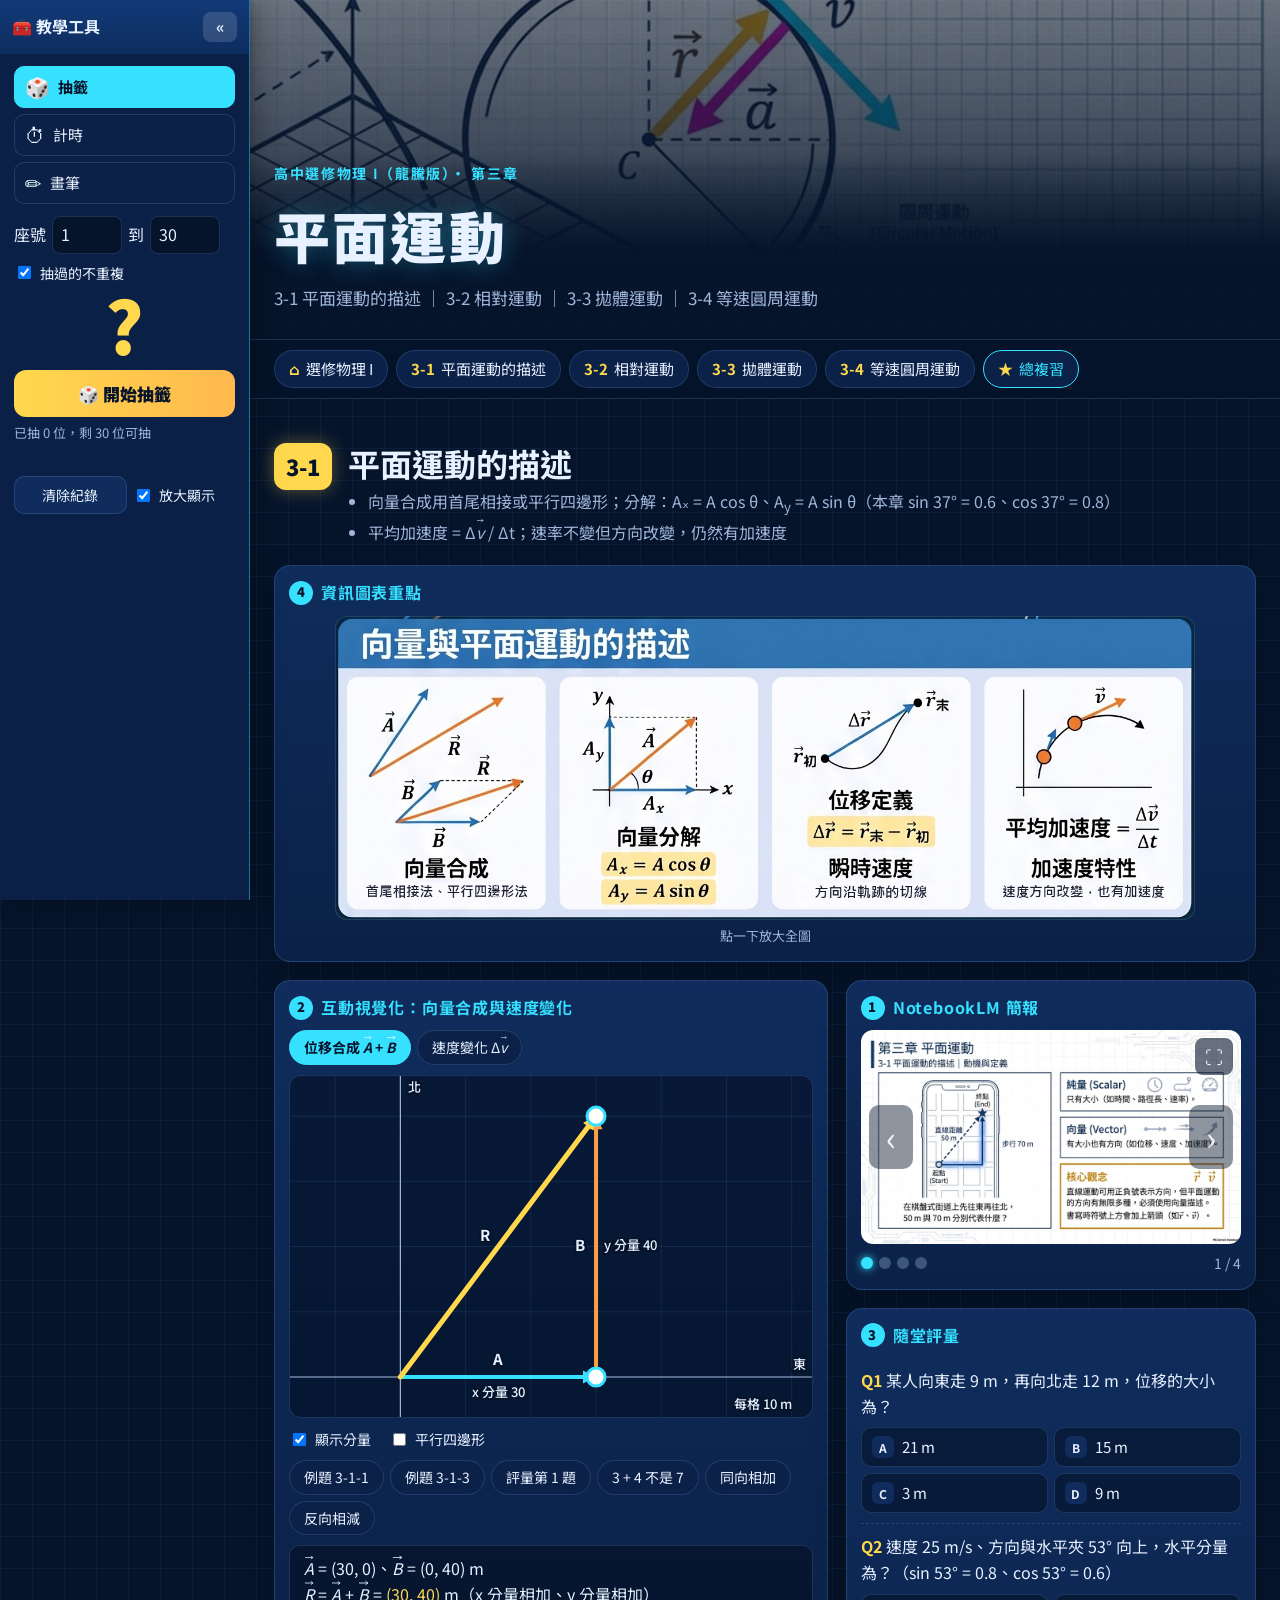
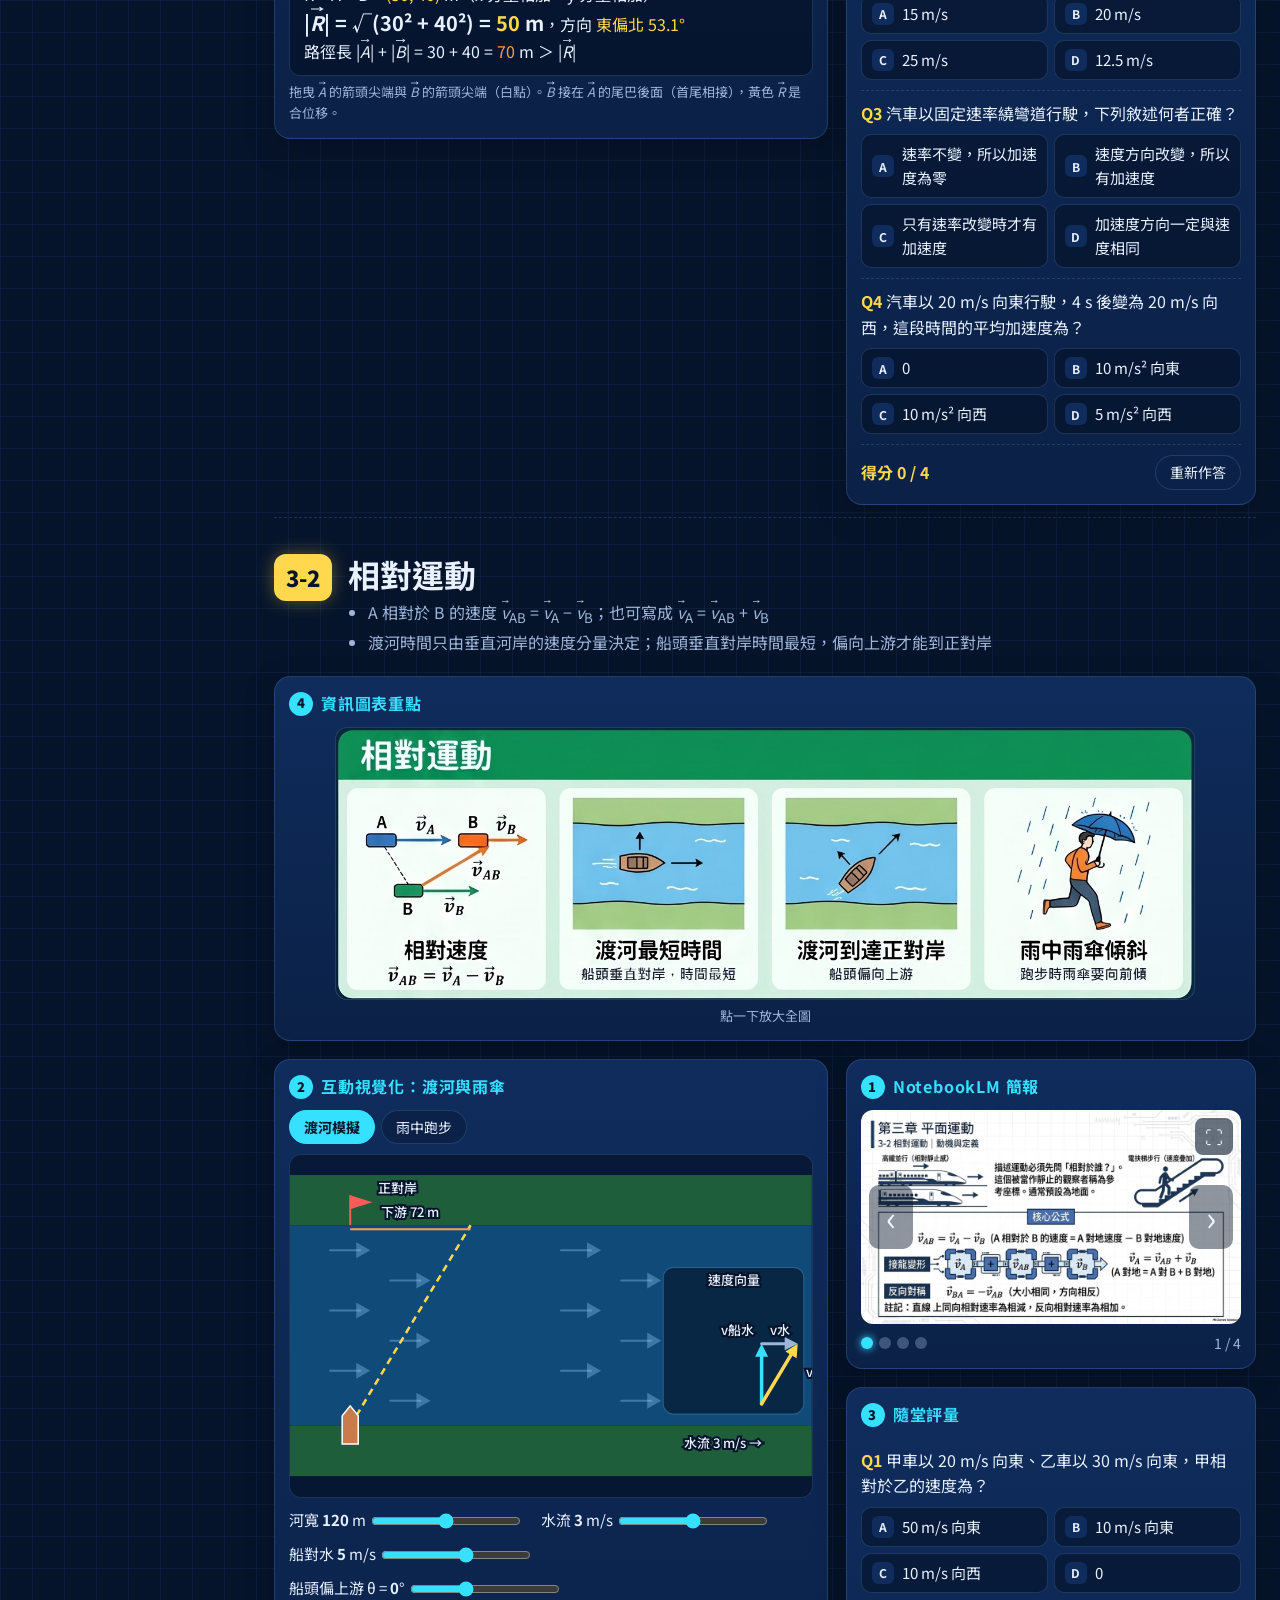
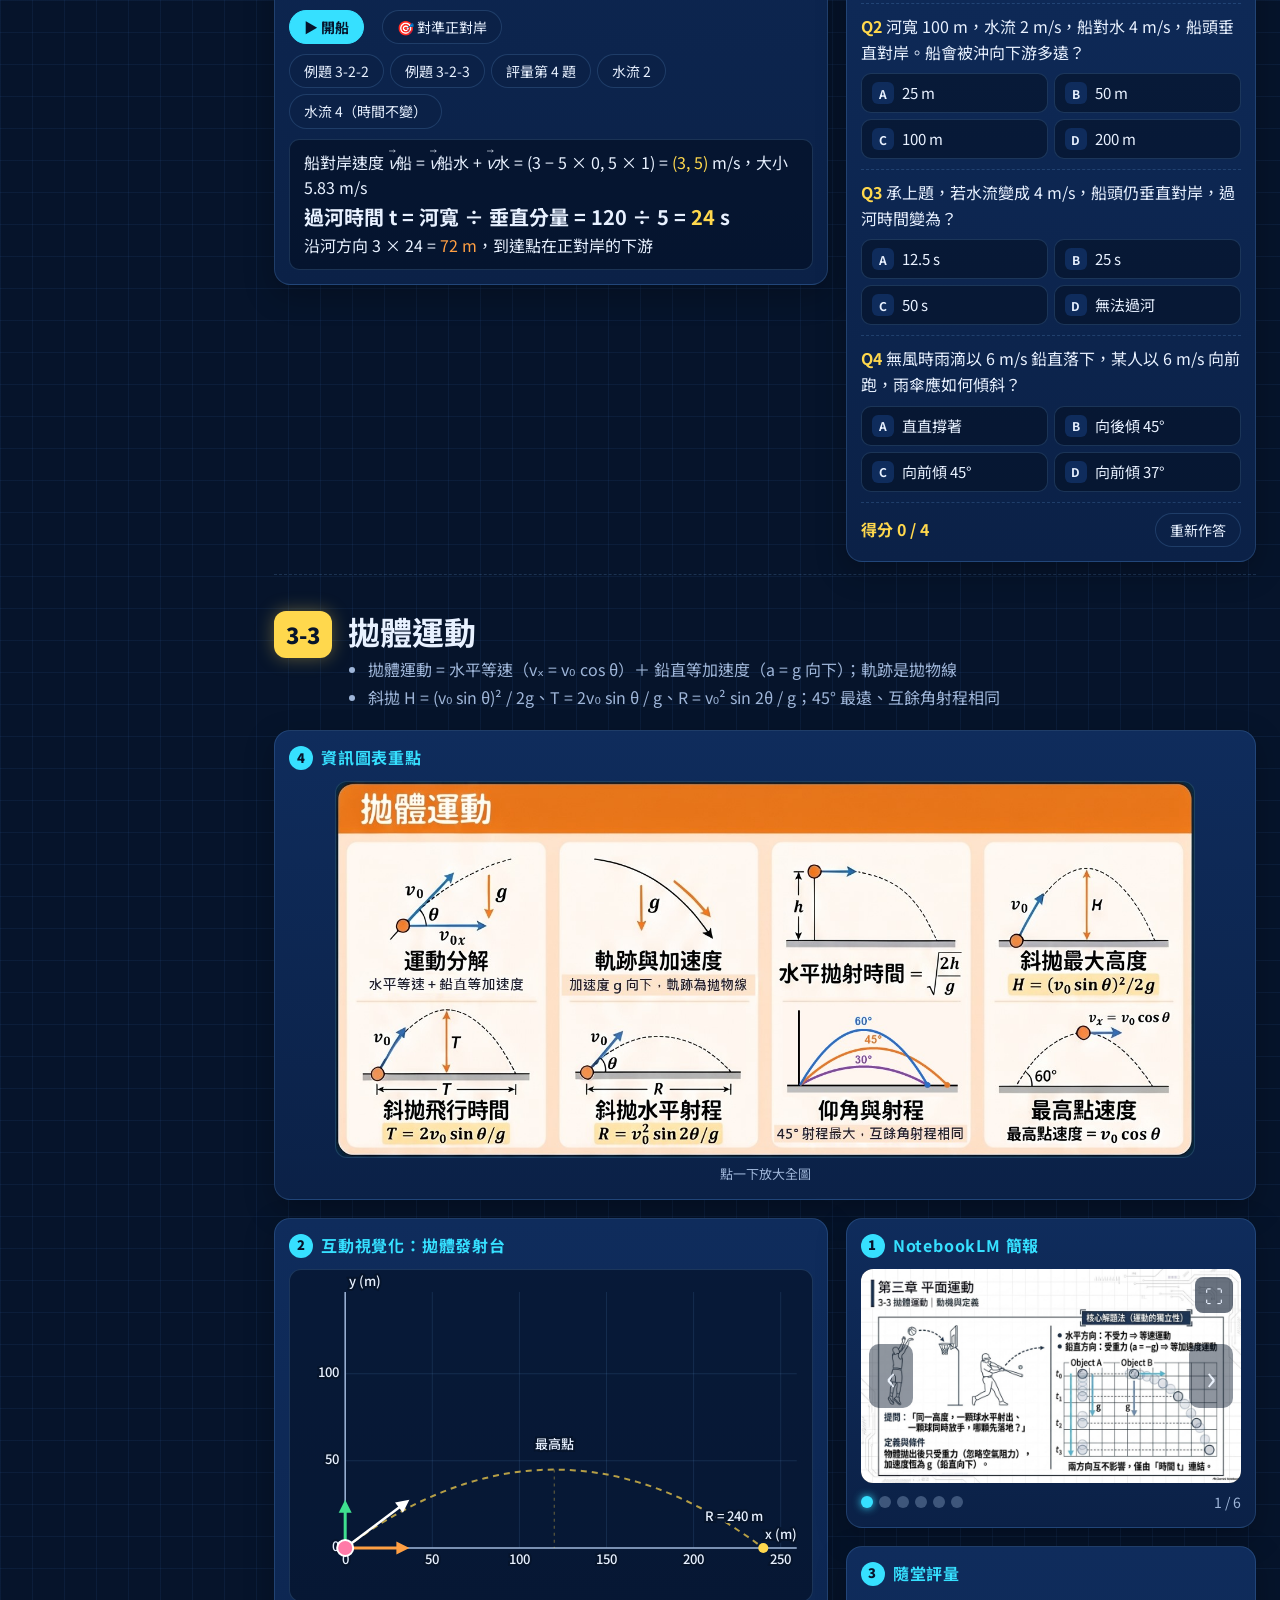
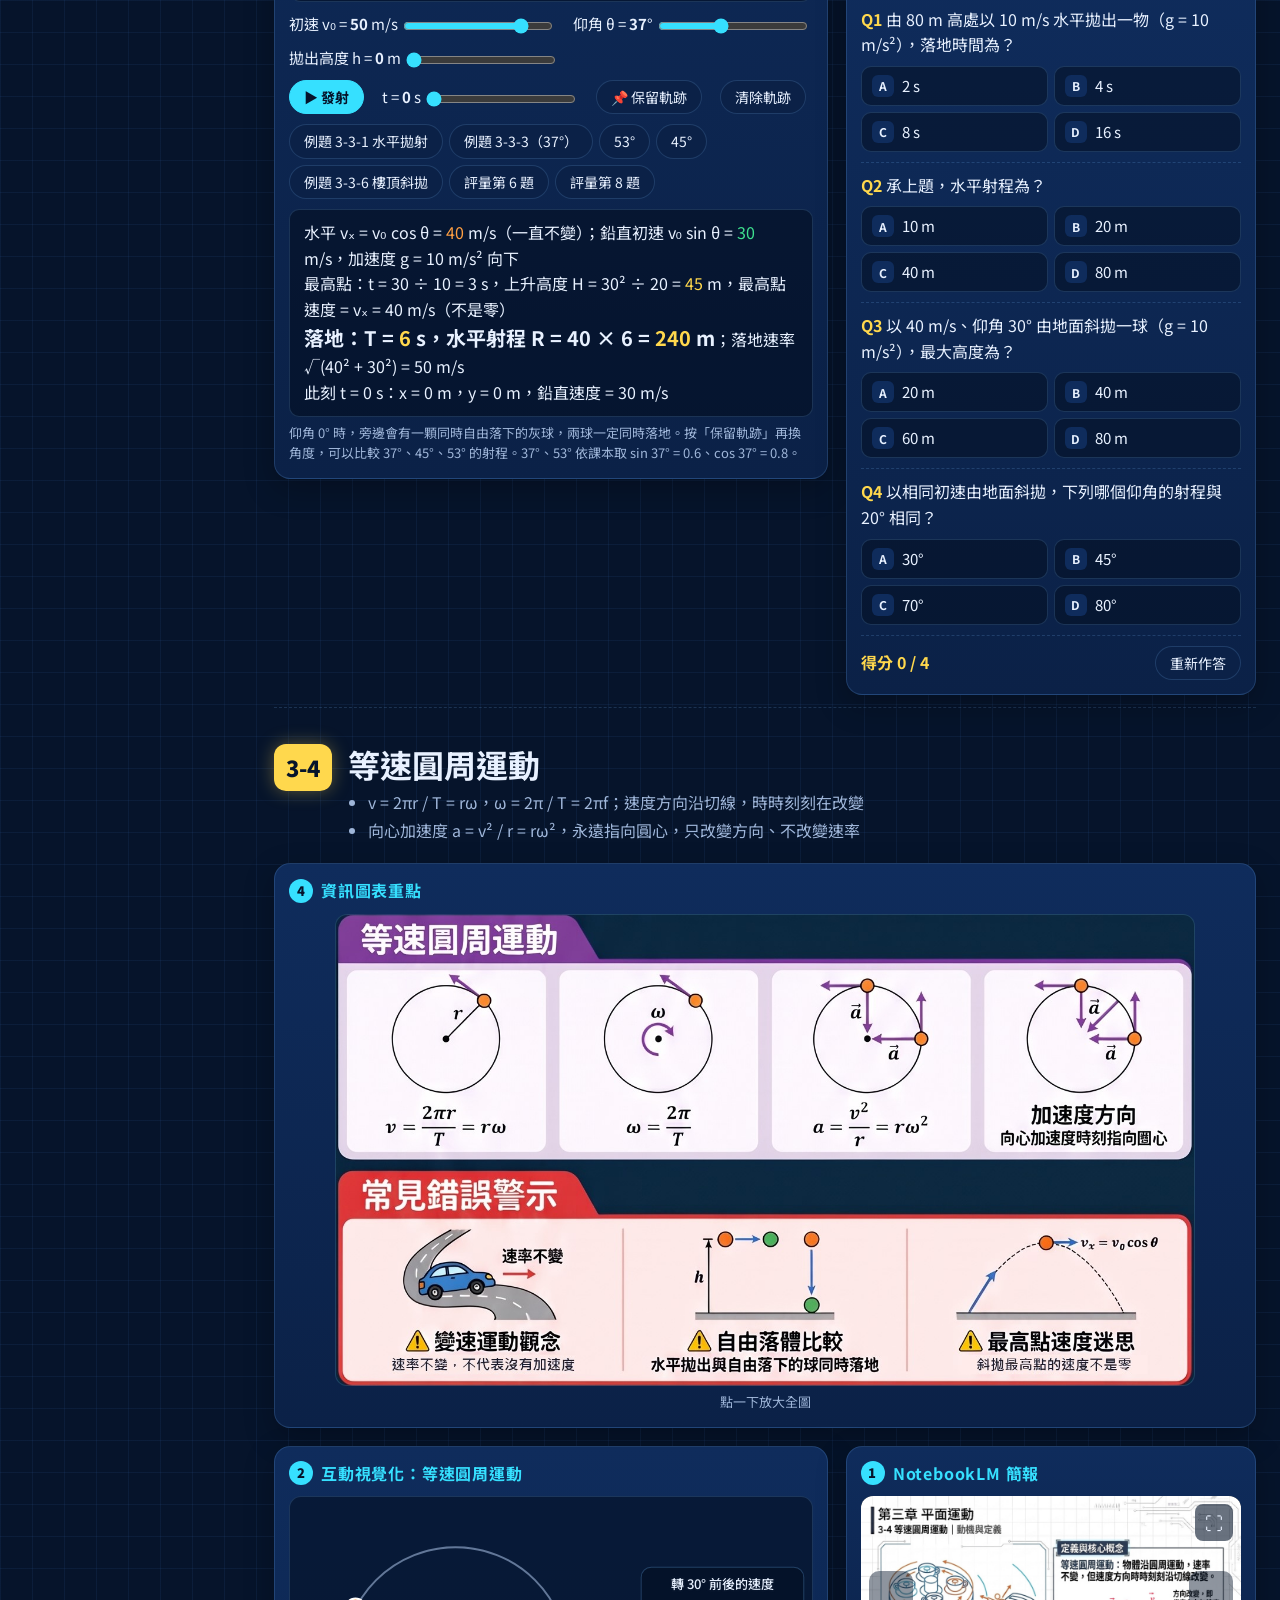
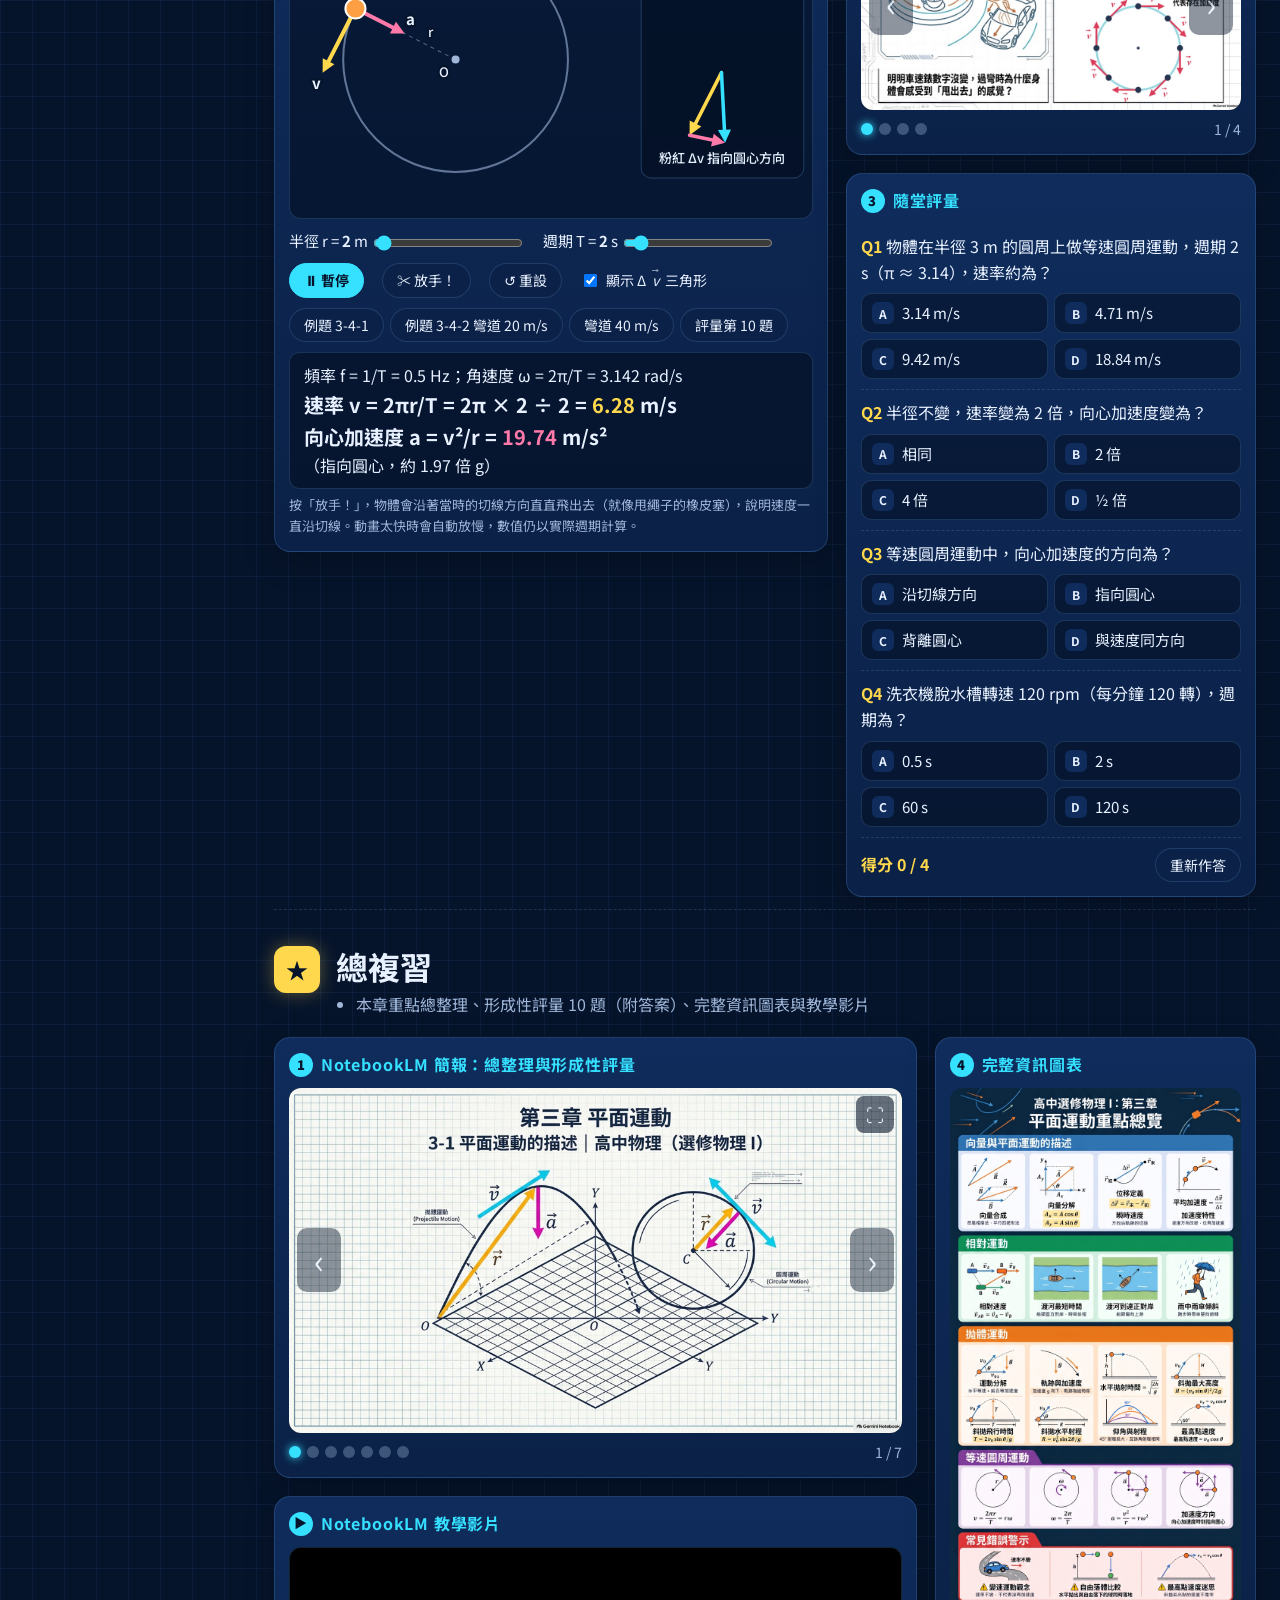
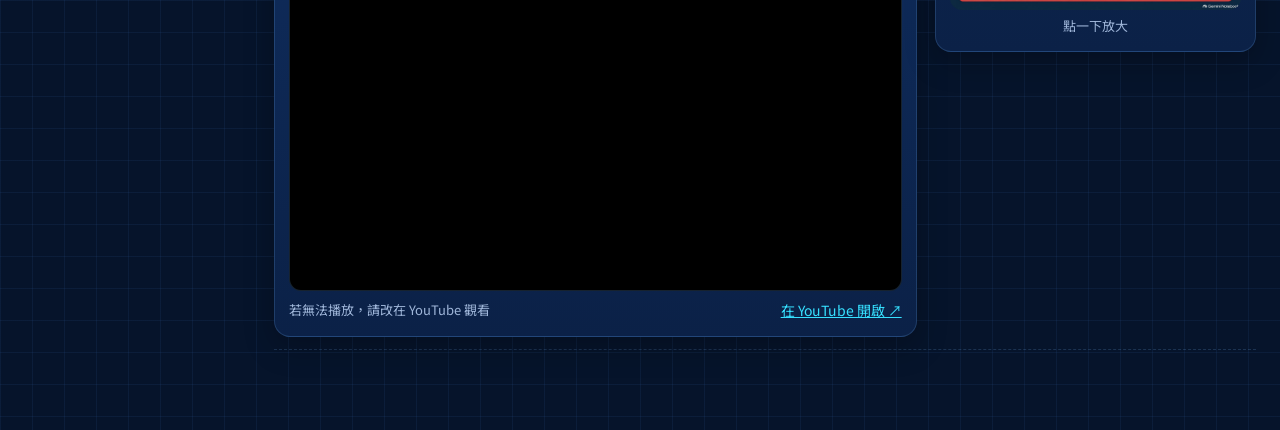
<file: elective1/ch3/index.html>
<!doctype html>
<html lang="zh-Hant">
<head>
<meta charset="utf-8">
<meta name="viewport" content="width=device-width, initial-scale=1">
<title>選修物理 I 第三章 平面運動</title>
<link rel="preconnect" href="https://fonts.googleapis.com">
<link href="https://fonts.googleapis.com/css2?family=Noto+Sans+TC:wght@400;500;700;900&display=swap" rel="stylesheet">
<style>
:root{
  --bg:#06142b; --panel:#0b2147; --panel2:#0f2c5c; --line:rgba(120,190,255,.18);
  --ink:#e8f1ff; --mute:#9fb6d9; --cyan:#36e0ff; --yellow:#ffd84d; --pink:#ff7aa8;
  --orange:#ff9f43; --green:#3ee08f; --red:#ff5a5a; --radius:16px;
  --tools-w:250px; --rail-w:60px; --side:var(--tools-w);
}
body.tools-min{--side:var(--rail-w)}
*{box-sizing:border-box}
[hidden]{display:none!important}
html{scroll-behavior:smooth}
body{
  margin:0; color:var(--ink); background-color:var(--bg);
  background-image:
    linear-gradient(rgba(80,150,255,.07) 1px,transparent 1px),
    linear-gradient(90deg,rgba(80,150,255,.07) 1px,transparent 1px);
  background-size:32px 32px;
  font-family:"Noto Sans TC","Microsoft JhengHei",system-ui,sans-serif; line-height:1.6;
  padding-left:var(--side); transition:padding-left .2s;
}
button{font:inherit;color:inherit;cursor:pointer}
input{font:inherit}

/* ---------- Hero & nav ---------- */
.hero{position:relative;min-height:340px;display:flex;align-items:flex-end;overflow:hidden;border-bottom:1px solid var(--line)}
.hero::before{content:"";position:absolute;inset:0;background:url(assets/slides/slide01.jpg) right 50%/max(180%,1100px) auto no-repeat;opacity:.45;-webkit-mask-image:linear-gradient(180deg,#000 45%,transparent 75%);mask-image:linear-gradient(180deg,#000 45%,transparent 75%)}
.hero::after{content:"";position:absolute;inset:0;background:linear-gradient(180deg,rgba(6,20,43,.1),rgba(6,20,43,.95))}
.hero-in{position:relative;z-index:1;padding:40px 24px 28px;max-width:1200px;width:100%;margin:0 auto}
.kicker{color:var(--cyan);font-weight:700;letter-spacing:.12em;font-size:14px}
.hero h1{margin:6px 0 4px;font-size:clamp(32px,5vw,56px);font-weight:900;letter-spacing:.04em;text-shadow:0 0 24px rgba(54,224,255,.35)}
.hero p{margin:0;color:var(--mute);font-size:17px}
nav.top{position:sticky;top:0;z-index:50;background:rgba(6,20,43,.88);backdrop-filter:blur(8px);border-bottom:1px solid var(--line)}
nav.top .in{max-width:1200px;margin:0 auto;padding:10px 24px;display:flex;gap:8px;flex-wrap:wrap}
nav.top a{color:var(--ink);text-decoration:none;padding:6px 14px;border-radius:999px;border:1px solid var(--line);font-size:15px;background:var(--panel)}
nav.top a:hover,nav.top a.on{border-color:var(--cyan);color:var(--cyan)}
nav.top a b{color:var(--yellow);margin-right:6px}
@media(max-width:700px){nav.top .in{flex-wrap:nowrap;overflow-x:auto;scrollbar-width:none;padding:8px 16px}nav.top .in::-webkit-scrollbar{display:none}nav.top a{white-space:nowrap}main{padding:8px 16px 80px}}

main{max-width:1200px;margin:0 auto;padding:8px 24px 80px}

/* ---------- Units ---------- */
.unit{scroll-margin-top:64px;padding:36px 0 12px;border-bottom:1px dashed var(--line)}
.unit-head{display:flex;gap:16px;align-items:flex-start;margin-bottom:18px}
.tag{flex:none;font-weight:900;font-size:22px;color:#06142b;background:var(--yellow);border-radius:12px;padding:6px 12px;box-shadow:0 0 18px rgba(255,216,77,.35)}
.unit-head h2{margin:0;font-size:clamp(24px,3vw,32px);line-height:1.25}
.unit-head ul{margin:6px 0 0;padding-left:20px;color:var(--mute)}
.unit-head li{margin:2px 0}
.grid-a{display:grid;grid-template-columns:3fr 1fr;gap:18px;align-items:start}
.grid-b{display:grid;grid-template-columns:1.35fr 1fr;gap:18px;margin-top:18px;align-items:start}
@media(max-width:900px){.grid-a,.grid-b{grid-template-columns:1fr}}
.card{background:linear-gradient(180deg,var(--panel2),var(--panel));border:1px solid var(--line);border-radius:var(--radius);padding:14px;box-shadow:0 10px 30px rgba(0,0,0,.25)}
.card h3{margin:0 0 10px;font-size:16px;color:var(--cyan);display:flex;align-items:center;gap:8px;letter-spacing:.05em}
.card h3 .n{display:inline-grid;place-items:center;width:24px;height:24px;border-radius:50%;background:var(--cyan);color:#06142b;font-size:13px;font-weight:900}

/* ---------- Carousel ---------- */
.carousel{outline:none}
.car-stage{position:relative;aspect-ratio:16/9;border-radius:12px;overflow:hidden;background:#000;touch-action:pan-y}
.car-stage img{position:absolute;inset:0;width:100%;height:100%;object-fit:contain;opacity:0;transition:opacity .45s;user-select:none;-webkit-user-drag:none}
.car-stage img.on{opacity:1}
.car-btn{position:absolute;top:50%;transform:translateY(-50%);width:44px;height:64px;border:none;border-radius:10px;background:rgba(6,20,43,.6);font-size:34px;line-height:1;opacity:.75}
.car-btn:hover{opacity:1;background:rgba(54,224,255,.35)}
.car-btn.prev{left:8px}.car-btn.next{right:8px}
.car-fs{position:absolute;top:8px;right:8px;border:none;border-radius:8px;background:rgba(6,20,43,.6);padding:4px 10px;font-size:18px}
.car-stage:fullscreen{border-radius:0}
.car-bar{display:flex;justify-content:space-between;align-items:center;margin-top:8px}
.dots{display:flex;gap:6px}
.dot{width:12px;height:12px;border-radius:50%;border:none;background:rgba(159,182,217,.35);padding:0}
.dot.on{background:var(--cyan);box-shadow:0 0 8px var(--cyan)}
.count{color:var(--mute);font-size:14px}

/* ---------- Infographic crop ---------- */
.info-crop{width:100%;border-radius:12px;background-repeat:no-repeat;cursor:zoom-in;border:1px solid var(--line);background-color:#f6f3ec;transition:transform .2s}
.info-crop:hover{transform:scale(1.02)}
.cap{color:var(--mute);font-size:13px;margin-top:6px;text-align:center}

/* ---------- Interactive ---------- */
.viz svg{width:100%;height:auto;display:block;background:rgba(3,12,28,.55);border-radius:12px;border:1px solid var(--line);touch-action:none}
.viz .lbl{fill:var(--ink);font-size:15px;font-weight:700;paint-order:stroke;stroke:#06142b;stroke-width:4px}
.viz .sm{font-size:13px;font-weight:500}
sup.ex{font-size:.72em;line-height:0;position:relative;top:-.05em;margin-left:.04em;font-weight:inherit}
.handle{cursor:grab;fill:#fff;stroke:var(--cyan);stroke-width:3}
.handle:hover{fill:var(--cyan)}
.readout{margin-top:10px;background:rgba(3,12,28,.55);border:1px solid var(--line);border-radius:10px;padding:10px 14px;font-size:16px}
.readout .big{font-size:20px;font-weight:700}
.y{color:var(--yellow)}.c{color:var(--cyan)}.p{color:var(--pink)}.o{color:var(--orange)}.g{color:var(--green)}.r{color:var(--red)}
.seg{display:flex;flex-wrap:wrap;gap:6px;margin-bottom:10px}
.seg button,.btn{border:1px solid var(--line);background:var(--panel);border-radius:999px;padding:5px 14px;font-size:14px}
.seg button.on,.btn.pri{background:var(--cyan);color:#06142b;border-color:var(--cyan);font-weight:700}
.btn:disabled{opacity:.4;cursor:not-allowed}
.ctrl{display:flex;flex-wrap:wrap;gap:10px 18px;align-items:center;margin-top:10px;font-size:15px}
.ctrl input[type=range]{accent-color:var(--cyan);width:150px;vertical-align:middle}
.hint{color:var(--mute);font-size:13px;margin:6px 0 0}

/* ---------- Quiz ---------- */
.q{padding:10px 0;border-bottom:1px dashed var(--line)}
.qt{margin:0 0 8px;font-size:16px}
.qt b{color:var(--yellow);margin-right:4px}
.opts{display:grid;grid-template-columns:1fr 1fr;gap:6px}
.opt{text-align:left;border:1px solid var(--line);background:rgba(3,12,28,.5);border-radius:10px;padding:7px 10px;font-size:15px;display:flex;gap:8px;align-items:center}
.opt span{display:inline-grid;place-items:center;flex:none;width:22px;height:22px;border-radius:6px;background:var(--panel2);font-size:12px;font-weight:700}
.opt:hover{border-color:var(--cyan)}
.answered .opt{cursor:default}
.opt.right{border-color:var(--green);background:rgba(62,224,143,.18)}
.opt.wrong{border-color:var(--red);background:rgba(255,90,90,.18)}
.exp{margin:6px 0 0;font-size:14px;display:none}
.exp.ok{display:block;color:var(--green)}.exp.no{display:block;color:#ffb3b3}
.q-foot{display:flex;justify-content:space-between;align-items:center;padding-top:10px}
.score{font-weight:700;color:var(--yellow)}

/* ---------- YouTube ---------- */
.yt-player{aspect-ratio:16/9;border-radius:12px;overflow:hidden;background:#000;border:1px solid var(--line)}
.yt-player iframe{width:100%;height:100%;border:0;display:block}
.yt-bar{display:flex;justify-content:space-between;gap:10px;align-items:center;margin-top:8px;flex-wrap:wrap}
.yt-bar a{color:var(--cyan);font-size:14px}

/* ---------- Review ---------- */
.review-grid{display:grid;grid-template-columns:2fr 1fr;gap:18px;align-items:start}
@media(max-width:900px){.review-grid{grid-template-columns:1fr}}
.full-info{width:100%;border-radius:12px;cursor:zoom-in;display:block}
video{width:100%;border-radius:12px;background:#000;display:block}

/* ---------- Lightbox / big overlay ---------- */
.overlay{position:fixed;inset:0;z-index:2000;background:rgba(2,8,20,.88);display:none;place-items:center;padding:20px}
.overlay.on{display:grid}
.overlay img{max-width:96vw;max-height:94vh;border-radius:10px}
#bigShow .bignum{font-size:min(38vw,60vh);font-weight:900;line-height:1;color:var(--yellow);text-shadow:0 0 60px rgba(255,216,77,.5);font-variant-numeric:tabular-nums}
#bigShow .bigsub{text-align:center;color:var(--mute);font-size:22px;margin-top:10px}
#bigShow.alarm .bignum{color:var(--red);animation:blink .5s steps(2) infinite}
@keyframes blink{50%{opacity:.25}}

/* ---------- Tools panel ---------- */
/* 左側直式工具列：固定在左邊、整個高度；頁面內容用 body 的 padding-left 讓位，所以不會被遮住。
   收合時變成 60px 寬的圖示列（body.tools-min）。 */
.tools{position:fixed;left:0;top:0;bottom:0;width:var(--side);z-index:1000;background:rgba(11,33,71,.98);border-right:1px solid rgba(54,224,255,.45);box-shadow:4px 0 24px rgba(0,0,0,.35);display:flex;flex-direction:column;transition:width .2s}
.tools-head{display:flex;justify-content:space-between;align-items:center;gap:6px;padding:12px;background:linear-gradient(180deg,#123a78,#0e2d5f);user-select:none;font-weight:700;white-space:nowrap}
.tools-head button{border:none;background:rgba(255,255,255,.14);border-radius:8px;width:34px;height:30px;font-size:16px;flex:none}
.tools-body{flex:1;overflow-y:auto;overflow-x:hidden;padding:12px 14px 16px}
.tool-tabs{display:grid;grid-template-columns:1fr;gap:6px;margin-bottom:12px}
.tool-tabs button{border:1px solid var(--line);background:var(--panel);border-radius:10px;padding:8px 10px;font-size:15px;display:flex;align-items:center;gap:8px;text-align:left;white-space:nowrap}
.tool-tabs i{font-style:normal;font-size:20px;line-height:1}
.tool-tabs button.on{background:var(--cyan);color:#06142b;font-weight:700;border-color:var(--cyan)}
.tools.min .tools-head{justify-content:center;padding:12px 0}
.tools.min .tools-head .lbl,.tools.min .tool-tabs span,.tools.min .tool-pane{display:none!important}
.tools.min .tools-body{padding:10px 8px}
.tools.min .tool-tabs button{justify-content:center;padding:10px 0}
.tool-pane{display:none}.tool-pane.on{display:block}
.trow{display:flex;gap:6px;align-items:center;margin:8px 0;flex-wrap:wrap}
.trow input[type=number]{width:70px;padding:5px 8px;border-radius:8px;border:1px solid var(--line);background:#06142b;color:var(--ink)}
.tbtn{flex:1;border:1px solid var(--line);background:var(--panel2);border-radius:10px;padding:7px 4px;font-size:14px}
.tbtn.on{border-color:var(--cyan);color:var(--cyan)}
.tbig{width:100%;border:none;border-radius:12px;padding:10px;font-size:17px;font-weight:900;background:linear-gradient(90deg,var(--yellow),#ffb84d);color:#06142b;margin:6px 0}
.tbig.stop{background:linear-gradient(90deg,var(--pink),var(--red));color:#fff}
.lot-num{text-align:center;font-size:72px;font-weight:900;color:var(--yellow);line-height:1.1;font-variant-numeric:tabular-nums;min-height:80px}
.lot-hist{display:flex;flex-wrap:wrap;gap:4px;min-height:24px;font-size:13px}
.lot-hist span{background:var(--panel2);border-radius:6px;padding:1px 7px}
.lot-info{font-size:13px;color:var(--mute)}
.chk{font-size:14px;display:flex;gap:6px;align-items:center}
.timer-disp{text-align:center;font-size:64px;font-weight:900;font-variant-numeric:tabular-nums;color:var(--cyan);line-height:1.15}
.timer-disp.alarm{color:var(--red);animation:blink .5s steps(2) infinite}
.swatches{display:flex;gap:8px;margin:8px 0}
.sw{width:30px;height:30px;border-radius:50%;border:3px solid transparent;padding:0}
.sw.on{border-color:#fff;box-shadow:0 0 0 2px var(--cyan)}
#ink{position:fixed;inset:0;z-index:900;pointer-events:none}
#ink.active{pointer-events:auto;cursor:crosshair}
body.inking .tools{box-shadow:inset 0 0 0 3px var(--pink),4px 0 24px rgba(0,0,0,.35)}
@media(max-width:700px){:root{--tools-w:210px;--rail-w:52px}}
.info-strip{margin-bottom:18px}
.stack{display:grid;gap:18px;align-content:start}
.info-strip .info-crop{max-width:860px;margin:0 auto}
.vec{position:relative;display:inline-block;font-style:italic}.vec::after{content:'';position:absolute;left:10%;right:0;top:-.08em;height:.32em;background:no-repeat center/100% 100% url("data:image/svg+xml;utf8,<svg xmlns='http://www.w3.org/2000/svg' viewBox='0 0 20 8'><path d='M0 4H17M13 1L18 4L13 7' fill='none' stroke='%23e8f1ff' stroke-width='1.6'/></svg>")}
</style>
<body>

<header class="hero">
  <div class="hero-in">
    <div class="kicker">高中選修物理 I（龍騰版）· 第三章</div>
    <h1>平面運動</h1>
    <p>3-1 平面運動的描述 ｜ 3-2 相對運動 ｜ 3-3 拋體運動 ｜ 3-4 等速圓周運動</p>
  </div>
</header>

<nav class="top"><div class="in">
  <a href="../" title="回到選修物理 I 目錄"><b>⌂</b>選修物理 I</a>
  <a href="#s1"><b>3-1</b>平面運動的描述</a>
  <a href="#s2"><b>3-2</b>相對運動</a>
  <a href="#s3"><b>3-3</b>拋體運動</a>
  <a href="#s4"><b>3-4</b>等速圓周運動</a>
  <a href="#review"><b>★</b>總複習</a>
</div></nav>

<main>

<!-- ================= 3-1 ================= -->
<section class="unit" id="s1">
  <div class="unit-head"><span class="tag">3-1</span><div>
    <h2>平面運動的描述</h2>
    <ul><li>向量合成用首尾相接或平行四邊形；分解：Aₓ = A cos θ、A<sub>y</sub> = A sin θ（本章 sin 37° = 0.6、cos 37° = 0.8）</li><li>平均加速度 = Δv⃗ / Δt；速率不變但方向改變，仍然有加速度</li></ul>
  </div></div>
  <div class="card info-strip"><h3><span class="n">4</span>資訊圖表重點</h3><div class="info-crop" data-crop="s1" role="img" aria-label="資訊圖表：向量與平面運動的描述"></div><div class="cap">點一下放大全圖</div></div>
  <div class="grid-b">
    <div class="card viz"><h3><span class="n">2</span>互動視覺化：向量合成與速度變化</h3>
      <div class="seg" id="v1tabs"><button class="on" data-m="add">位移合成 A⃗ + B⃗</button><button data-m="dv">速度變化 Δv⃗</button></div>
      <svg id="v1" viewBox="0 0 520 340"></svg>
      <div class="ctrl" id="v1dtL" hidden><label>經過時間 Δt = <b id="v1dtv"></b> s <input type="range" id="v1dt" min="0.5" max="10" step="0.5" value="5"></label></div>
      <div class="ctrl"><label class="chk"><input type="checkbox" id="v1comp" checked> 顯示分量</label><label class="chk" id="v1parL"><input type="checkbox" id="v1par"> 平行四邊形</label></div>
      <div class="seg" id="v1pre" style="margin-top:10px"></div>
      <div class="readout" id="v1out"></div>
      <p class="hint" id="v1hint"></p>
    </div>
    <div class="stack">
      <div class="card"><h3><span class="n">1</span>NotebookLM 簡報</h3><div class="carousel" data-slides="2,3,4,5"></div></div>
      <div class="card"><h3><span class="n">3</span>隨堂評量</h3><div class="quiz" data-quiz="s1"></div></div>
    </div>
  </div>
</section>

<!-- ================= 3-2 ================= -->
<section class="unit" id="s2">
  <div class="unit-head"><span class="tag">3-2</span><div>
    <h2>相對運動</h2>
    <ul><li>A 相對於 B 的速度 v⃗<sub>AB</sub> = v⃗<sub>A</sub> − v⃗<sub>B</sub>；也可寫成 v⃗<sub>A</sub> = v⃗<sub>AB</sub> + v⃗<sub>B</sub></li><li>渡河時間只由垂直河岸的速度分量決定；船頭垂直對岸時間最短，偏向上游才能到正對岸</li></ul>
  </div></div>
  <div class="card info-strip"><h3><span class="n">4</span>資訊圖表重點</h3><div class="info-crop" data-crop="s2" role="img" aria-label="資訊圖表：相對運動"></div><div class="cap">點一下放大全圖</div></div>
  <div class="grid-b">
    <div class="card viz"><h3><span class="n">2</span>互動視覺化：渡河與雨傘</h3>
      <div class="seg" id="v2tabs"><button class="on" data-m="river">渡河模擬</button><button data-m="rain">雨中跑步</button></div>
      <svg id="v2" viewBox="0 0 520 340"></svg>
      <div id="v2riverC">
        <div class="ctrl">
          <label>河寬 <b id="v2Wv"></b> m <input type="range" id="v2W" min="40" max="200" step="10" value="120"></label>
          <label>水流 <b id="v2uv"></b> m/s <input type="range" id="v2u" min="0" max="6" step="0.5" value="3"></label>
          <label>船對水 <b id="v2vv"></b> m/s <input type="range" id="v2v" min="1" max="8" step="0.5" value="5"></label>
          <label>船頭偏上游 θ = <b id="v2thv"></b>° <input type="range" id="v2th" min="-45" max="80" step="1" value="0"></label>
        </div>
        <div class="ctrl"><button class="btn pri" id="v2go">▶ 開船</button><button class="btn" id="v2aim">🎯 對準正對岸</button></div>
        <div class="seg" id="v2pre" style="margin-top:10px"><button data-v="120,3,5,0">例題 3-2-2</button><button data-v="120,3,5,37">例題 3-2-3</button><button data-v="60,4,3,0">評量第 4 題</button><button data-v="100,2,4,0">水流 2</button><button data-v="100,4,4,0">水流 4（時間不變）</button></div>
      </div>
      <div id="v2rainC" hidden>
        <div class="ctrl">
          <label>雨滴落下 <b id="v2rv"></b> m/s <input type="range" id="v2r" min="2" max="12" step="1" value="8"></label>
          <label>跑步速率 <b id="v2pv"></b> m/s <input type="range" id="v2p" min="0" max="12" step="1" value="6"></label>
        </div>
        <div class="seg" id="v2rpre" style="margin-top:10px"><button data-v="8,6">例題 3-2-4</button><button data-v="10,10">評量第 5 題</button><button data-v="8,0">站著不動</button><button data-v="4,12">狂奔</button></div>
      </div>
      <div class="readout" id="v2out"></div>
    </div>
    <div class="stack">
      <div class="card"><h3><span class="n">1</span>NotebookLM 簡報</h3><div class="carousel" data-slides="6,7,8,9"></div></div>
      <div class="card"><h3><span class="n">3</span>隨堂評量</h3><div class="quiz" data-quiz="s2"></div></div>
    </div>
  </div>
</section>

<!-- ================= 3-3 ================= -->
<section class="unit" id="s3">
  <div class="unit-head"><span class="tag">3-3</span><div>
    <h2>拋體運動</h2>
    <ul><li>拋體運動 = 水平等速（vₓ = v₀ cos θ）＋ 鉛直等加速度（a = g 向下）；軌跡是拋物線</li><li>斜拋 H = (v₀ sin θ)² / 2g、T = 2v₀ sin θ / g、R = v₀² sin 2θ / g；45° 最遠、互餘角射程相同</li></ul>
  </div></div>
  <div class="card info-strip"><h3><span class="n">4</span>資訊圖表重點</h3><div class="info-crop" data-crop="s3" role="img" aria-label="資訊圖表：拋體運動"></div><div class="cap">點一下放大全圖</div></div>
  <div class="grid-b">
    <div class="card viz"><h3><span class="n">2</span>互動視覺化：拋體發射台</h3>
      <svg id="v3" viewBox="0 0 520 330"></svg>
      <div class="ctrl">
        <label>初速 v₀ = <b id="v3vv"></b> m/s <input type="range" id="v3v" min="5" max="60" step="1" value="50"></label>
        <label>仰角 θ = <b id="v3av"></b>° <input type="range" id="v3a" min="0" max="90" step="1" value="37"></label>
        <label>拋出高度 h = <b id="v3hv"></b> m <input type="range" id="v3h" min="0" max="80" step="5" value="0"></label>
      </div>
      <div class="ctrl"><button class="btn pri" id="v3play">▶ 發射</button><label>t = <b id="v3tv"></b> s <input type="range" id="v3t" min="0" max="1" step="0.01" value="0"></label><button class="btn" id="v3keep">📌 保留軌跡</button><button class="btn" id="v3clr">清除軌跡</button></div>
      <div class="seg" id="v3pre" style="margin-top:10px"><button data-v="15,0,20">例題 3-3-1 水平拋射</button><button data-v="50,37,0">例題 3-3-3（37°）</button><button data-v="50,53,0">53°</button><button data-v="50,45,0">45°</button><button data-v="20,30,15">例題 3-3-6 樓頂斜拋</button><button data-v="20,0,45">評量第 6 題</button><button data-v="20,30,0">評量第 8 題</button></div>
      <div class="readout" id="v3out"></div>
      <p class="hint">仰角 0° 時，旁邊會有一顆同時自由落下的灰球，兩球一定同時落地。按「保留軌跡」再換角度，可以比較 37°、45°、53° 的射程。37°、53° 依課本取 sin 37° = 0.6、cos 37° = 0.8。</p>
    </div>
    <div class="stack">
      <div class="card"><h3><span class="n">1</span>NotebookLM 簡報</h3><div class="carousel" data-slides="10,11,12,13,14,15"></div></div>
      <div class="card"><h3><span class="n">3</span>隨堂評量</h3><div class="quiz" data-quiz="s3"></div></div>
    </div>
  </div>
</section>

<!-- ================= 3-4 ================= -->
<section class="unit" id="s4">
  <div class="unit-head"><span class="tag">3-4</span><div>
    <h2>等速圓周運動</h2>
    <ul><li>v = 2πr / T = rω，ω = 2π / T = 2πf；速度方向沿切線，時時刻刻在改變</li><li>向心加速度 a = v² / r = rω²，永遠指向圓心，只改變方向、不改變速率</li></ul>
  </div></div>
  <div class="card info-strip"><h3><span class="n">4</span>資訊圖表重點</h3><div class="info-crop" data-crop="s4" role="img" aria-label="資訊圖表：等速圓周運動與常見錯誤"></div><div class="cap">點一下放大全圖</div></div>
  <div class="grid-b">
    <div class="card viz"><h3><span class="n">2</span>互動視覺化：等速圓周運動</h3>
      <svg id="v4" viewBox="0 0 520 320"></svg>
      <div class="ctrl">
        <label>半徑 r = <b id="v4rv"></b> m <input type="range" id="v4r" min="0.5" max="60" step="0.5" value="2"></label>
        <label>週期 T = <b id="v4Tv"></b> s <input type="range" id="v4T" min="0.5" max="20" step="any" value="2"></label>
      </div>
      <div class="ctrl"><button class="btn pri" id="v4play">⏸ 暫停</button><button class="btn" id="v4cut">✂ 放手！</button><button class="btn" id="v4reset">↺ 重設</button><label class="chk"><input type="checkbox" id="v4dv" checked> 顯示 Δv⃗ 三角形</label></div>
      <div class="seg" id="v4pre" style="margin-top:10px"><button data-v="2,2">例題 3-4-1</button><button data-v="50,15.708">例題 3-4-2 彎道 20 m/s</button><button data-v="50,7.854">彎道 40 m/s</button><button data-v="0.5,0.5">評量第 10 題</button></div>
      <div class="readout" id="v4out"></div>
      <p class="hint">按「放手！」，物體會沿著當時的切線方向直直飛出去（就像甩繩子的橡皮塞），說明速度一直沿切線。動畫太快時會自動放慢，數值仍以實際週期計算。</p>
    </div>
    <div class="stack">
      <div class="card"><h3><span class="n">1</span>NotebookLM 簡報</h3><div class="carousel" data-slides="16,17,18,19"></div></div>
      <div class="card"><h3><span class="n">3</span>隨堂評量</h3><div class="quiz" data-quiz="s4"></div></div>
    </div>
  </div>
</section>

<!-- ================= Review ================= -->
<section class="unit" id="review">
  <div class="unit-head"><span class="tag">★</span><div>
    <h2>總複習</h2>
    <ul><li>本章重點總整理、形成性評量 10 題（附答案）、完整資訊圖表與教學影片</li></ul>
  </div></div>
  <div class="review-grid">
    <div>
      <div class="card"><h3><span class="n">1</span>NotebookLM 簡報：總整理與形成性評量</h3><div class="carousel" data-slides="1,20,21,22,23,24,25"></div></div>
      <div class="card" style="margin-top:18px"><h3><span class="n">▶</span>NotebookLM 教學影片</h3>
        <div class="yt-player" id="mainVideo"><iframe src="https://www.youtube.com/embed/eqABbSLbIOI?rel=0&amp;playsinline=1" title="選修物理 I 第三章 平面運動 教學影片" loading="lazy" allow="accelerometer; autoplay; clipboard-write; encrypted-media; gyroscope; picture-in-picture; web-share" referrerpolicy="strict-origin-when-cross-origin" allowfullscreen></iframe></div>
        <div class="yt-bar"><span class="hint" style="margin:0">若無法播放，請改在 YouTube 觀看</span><a href="https://www.youtube.com/watch?v=eqABbSLbIOI" target="_blank" rel="noopener">在 YouTube 開啟 ↗</a></div>
      </div>
    </div>
    <div class="card"><h3><span class="n">4</span>完整資訊圖表</h3><img class="full-info" src="assets/infographic.jpg" alt="平面運動章節完整資訊圖表"><div class="cap">點一下放大</div></div>
  </div>
</section>
</main>



<!-- ================= Tools ================= -->
<aside class="tools" id="tools">
  <div class="tools-head" id="toolsHead"><span class="lbl">🧰 教學工具</span><button id="toolsMin" title="收合成工具列">«</button></div>
  <div class="tools-body">
    <div class="tool-tabs">
      <button class="on" data-t="lot" title="抽籤"><i>🎲</i><span>抽籤</span></button><button data-t="timer" title="計時器"><i>⏱</i><span>計時</span></button><button data-t="pen" title="畫筆"><i>✏️</i><span>畫筆</span></button>
    </div>

    <div class="tool-pane on" data-p="lot">
      <div class="trow">座號 <input type="number" id="lotFrom" value="1" min="1"> 到 <input type="number" id="lotTo" value="30" min="1"></div>
      <label class="chk"><input type="checkbox" id="lotNoRep" checked> 抽過的不重複</label>
      <div class="lot-num" id="lotNum">?</div>
      <button class="tbig" id="lotGo">🎲 開始抽籤</button>
      <div class="lot-info" id="lotInfo">已抽：</div>
      <div class="lot-hist" id="lotHist"></div>
      <div class="trow"><button class="tbtn" id="lotReset">清除紀錄</button><label class="chk" style="flex:1"><input type="checkbox" id="lotBig" checked> 放大顯示</label></div>
    </div>

    <div class="tool-pane" data-p="timer">
      <div class="timer-disp" id="tDisp">03:00</div>
      <div class="trow">
        <button class="tbtn" data-s="30">30秒</button><button class="tbtn" data-s="60">1分</button><button class="tbtn" data-s="180">3分</button><button class="tbtn" data-s="300">5分</button><button class="tbtn" data-s="600">10分</button>
      </div>
      <div class="trow">
        <button class="tbtn" data-d="-60">−1分</button><button class="tbtn" data-d="-10">−10秒</button><button class="tbtn" data-d="10">+10秒</button><button class="tbtn" data-d="60">+1分</button>
      </div>
      <button class="tbig" id="tStart">▶ 開始</button>
      <div class="trow"><button class="tbtn" id="tReset">↺ 重設</button><button class="tbtn" id="tBig">⛶ 放大</button><label class="chk"><input type="checkbox" id="tSound" checked> 鈴聲</label></div>
    </div>

    <div class="tool-pane" data-p="pen">
      <button class="tbig" id="penToggle">✏️ 開始畫筆</button>
      <div class="swatches" id="penColors"></div>
      <div class="trow">粗細 <input type="range" id="penSize" min="2" max="24" value="5" style="flex:1;accent-color:var(--cyan)"></div>
      <div class="trow" id="penModes"><button class="tbtn on" data-m="pen">畫筆</button><button class="tbtn" data-m="hl">螢光筆</button><button class="tbtn" data-m="er">橡皮擦</button></div>
      <div class="trow"><button class="tbtn" id="penUndo">↶ 復原</button><button class="tbtn" id="penClear">🗑 全部清除</button></div>
      <p class="hint">畫的內容會跟著頁面捲動。按 Esc 結束畫筆。</p>
    </div>
  </div>
</aside>

<canvas id="ink"></canvas>
<div class="overlay" id="lightbox"><img alt="放大圖"></div>
<div class="overlay" id="bigShow"><div><div class="bignum" id="bigNum"></div><div class="bigsub" id="bigSub">點任意處關閉</div></div></div>

<script>
const $=(s,r=document)=>r.querySelector(s), $$=(s,r=document)=>[...r.querySelectorAll(s)];
const NS='http://www.w3.org/2000/svg';
function el(tag,attrs,parent){const e=document.createElementNS(NS,tag);for(const k in attrs)e.setAttribute(k,attrs[k]);if(parent)parent.appendChild(e);return e;}
function txt(g,x,y,s,cls='lbl',anchor='middle'){const t=el('text',{x,y,class:cls,'text-anchor':anchor,'dominant-baseline':'middle'},g);t.textContent=s;return t;}
const D=Math.PI/180;
function norm(d){while(d<=-Math.PI)d+=2*Math.PI;while(d>Math.PI)d-=2*Math.PI;return d;}
function arcD(P,Q,R,r,sector){const a1=Math.atan2(Q.y-P.y,Q.x-P.x);const d=norm(Math.atan2(R.y-P.y,R.x-P.x)-a1);const a2=a1+d;
  const x1=P.x+r*Math.cos(a1),y1=P.y+r*Math.sin(a1),x2=P.x+r*Math.cos(a2),y2=P.y+r*Math.sin(a2);
  const s=`A${r},${r} 0 0 ${d>0?1:0} ${x2.toFixed(1)},${y2.toFixed(1)}`;
  return sector?`M${P.x},${P.y} L${x1.toFixed(1)},${y1.toFixed(1)} ${s} Z`:`M${x1.toFixed(1)},${y1.toFixed(1)} ${s}`;}
function midDir(P,Q,R){const a1=Math.atan2(Q.y-P.y,Q.x-P.x);return a1+norm(Math.atan2(R.y-P.y,R.x-P.x)-a1)/2;}
function ang(P,Q,R){return Math.abs(norm(Math.atan2(Q.y-P.y,Q.x-P.x)-Math.atan2(R.y-P.y,R.x-P.x)))/D;}
function dist(P,Q){return Math.hypot(P.x-Q.x,P.y-Q.y);}
function svgPt(svg,e){const p=svg.createSVGPoint();p.x=e.clientX;p.y=e.clientY;return p.matrixTransform(svg.getScreenCTM().inverse());}
function drag(svg,h,onMove){h.addEventListener('pointerdown',e=>{e.preventDefault();e.stopPropagation();h.setPointerCapture(e.pointerId);
  const mv=ev=>onMove(svgPt(svg,ev));const up=()=>{h.removeEventListener('pointermove',mv);h.removeEventListener('pointerup',up);};
  h.addEventListener('pointermove',mv);h.addEventListener('pointerup',up);});}
const clamp=(v,a,b)=>Math.max(a,Math.min(b,v));
const f0=v=>Math.round(v), f1=v=>(Math.round(v*10)/10).toString();

/* ================= Carousel ================= */
function buildCarousel(root){
  const ids=root.dataset.slides.split(',').map(Number);
  root.innerHTML=`<div class="car-stage">${ids.map((n,i)=>`<img src="assets/slides/slide${String(n).padStart(2,'0')}.jpg" alt="簡報第 ${n} 頁" class="${i?'':'on'}" draggable="false">`).join('')}
    <button class="car-btn prev" aria-label="上一張">‹</button><button class="car-btn next" aria-label="下一張">›</button>
    <button class="car-fs" title="全螢幕播放">⛶</button></div>
    <div class="car-bar"><div class="dots">${ids.map((n,i)=>`<button class="dot ${i?'':'on'}" aria-label="第 ${i+1} 張"></button>`).join('')}</div><span class="count">1 / ${ids.length}</span></div>`;
  let i=0;const st=$('.car-stage',root),imgs=$$('img',root),dots=$$('.dot',root),cnt=$('.count',root);
  const go=k=>{i=(k+ids.length)%ids.length;imgs.forEach((im,j)=>im.classList.toggle('on',j===i));dots.forEach((d,j)=>d.classList.toggle('on',j===i));cnt.textContent=`${i+1} / ${ids.length}`;};
  $('.prev',root).onclick=()=>go(i-1);$('.next',root).onclick=()=>go(i+1);
  dots.forEach((d,j)=>d.onclick=()=>go(j));
  root.tabIndex=0;
  const key=e=>{if(e.key==='ArrowLeft'){go(i-1);e.preventDefault();}if(e.key==='ArrowRight'){go(i+1);e.preventDefault();}};
  root.addEventListener('keydown',key);
  document.addEventListener('keydown',e=>{if(document.fullscreenElement===st)key(e);});
  $('.car-fs',root).onclick=()=>{document.fullscreenElement?document.exitFullscreen():st.requestFullscreen&&st.requestFullscreen();};
  let sx=null;st.addEventListener('pointerdown',e=>{if(!e.target.closest('button'))sx=e.clientX;});
  st.addEventListener('pointerup',e=>{if(sx!==null&&Math.abs(e.clientX-sx)>50)go(i+(e.clientX<sx?1:-1));sx=null;});
}
$$('.carousel').forEach(buildCarousel);

/* ================= Infographic crops ================= */
const IW=1536,IH=2752;
const CROPS={s1:[40,244,1458,516],s2:[40,773,1458,463],s3:[40,1251,1458,640],s4:[40,1906,1458,800]};
const lb=$('#lightbox');
function openLB(src){$('img',lb).src=src;lb.classList.add('on');}
lb.onclick=()=>lb.classList.remove('on');
$$('.info-crop').forEach(r=>{const[x,y,w,h]=CROPS[r.dataset.crop];
  r.style.aspectRatio=`${w}/${h}`;r.style.backgroundImage='url(assets/infographic.jpg)';
  r.style.backgroundSize=`${IW/w*100}% auto`;r.style.backgroundPosition=`${x/(IW-w)*100}% ${y/(IH-h)*100}%`;
  r.onclick=()=>openLB('assets/infographic.jpg');});
$('.full-info').onclick=()=>openLB('assets/infographic.jpg');

function segTabs(root,cb){$$('button',root).forEach(b=>b.addEventListener('click',()=>{$$('button',root).forEach(x=>x.classList.toggle('on',x===b));cb(b);}));}
/* ================= Quiz ================= */
const QUIZ={
 s1:[
  {q:'某人向東走 9 m，再向北走 12 m，位移的大小為？',o:['21 m','15 m','3 m','9 m'],a:1,e:'兩段互相垂直，用畢氏定理：√(9² + 12²) = 15 m；21 m 是路徑長。'},
  {q:'速度 25 m/s、方向與水平夾 53° 向上，水平分量為？（sin 53° = 0.8、cos 53° = 0.6）',o:['15 m/s','20 m/s','25 m/s','12.5 m/s'],a:0,e:'vₓ = 25 cos 53° = 25 × 0.6 = 15 m/s；鉛直分量才是 25 × 0.8 = 20 m/s。'},
  {q:'汽車以固定速率繞彎道行駛，下列敘述何者正確？',o:['速率不變，所以加速度為零','速度方向改變，所以有加速度','只有速率改變時才有加速度','加速度方向一定與速度相同'],a:1,e:'速度是向量，方向改變也是速度改變，所以轉彎時一定有加速度。'},
  {q:'汽車以 20 m/s 向東行駛，4 s 後變為 20 m/s 向西，這段時間的平均加速度為？',o:['0','10 m/s² 向東','10 m/s² 向西','5 m/s² 向西'],a:2,e:'取向東為正：Δv = (−20) − (+20) = −40 m/s，ā = −40 ÷ 4 = −10 m/s²，也就是 10 m/s² 向西。'}],
 s2:[
  {q:'甲車以 20 m/s 向東、乙車以 30 m/s 向東，甲相對於乙的速度為？',o:['50 m/s 向東','10 m/s 向東','10 m/s 向西','0'],a:2,e:'v甲乙 = v甲 − v乙 = 20 − 30 = −10 m/s，在乙車上看，甲以 10 m/s 向西後退。'},
  {q:'河寬 100 m，水流 2 m/s，船對水 4 m/s，船頭垂直對岸。船會被沖向下游多遠？',o:['25 m','50 m','100 m','200 m'],a:1,e:'過河時間 t = 100 ÷ 4 = 25 s，下游距離 = 2 × 25 = 50 m。'},
  {q:'承上題，若水流變成 4 m/s，船頭仍垂直對岸，過河時間變為？',o:['12.5 s','25 s','50 s','無法過河'],a:1,e:'過河時間只由垂直河岸的分量決定：100 ÷ 4 = 25 s 不變，只是漂得更遠（100 m）。'},
  {q:'無風時雨滴以 6 m/s 鉛直落下，某人以 6 m/s 向前跑，雨傘應如何傾斜？',o:['直直撐著','向後傾 45°','向前傾 45°','向前傾 37°'],a:2,e:'雨相對人 = (−6, −6)，從前方斜下、與鉛直夾 45°（tan θ = 6/6），所以傘向前傾 45°。'}],
 s3:[
  {q:'由 80 m 高處以 10 m/s 水平拋出一物（g = 10 m/s²），落地時間為？',o:['2 s','4 s','8 s','16 s'],a:1,e:'鉛直方向自由落下：80 = ½ × 10 × t²，t² = 16，t = 4 s，與水平初速無關。'},
  {q:'承上題，水平射程為？',o:['10 m','20 m','40 m','80 m'],a:2,e:'水平等速：R = 10 × 4 = 40 m。'},
  {q:'以 40 m/s、仰角 30° 由地面斜拋一球（g = 10 m/s²），最大高度為？',o:['20 m','40 m','60 m','80 m'],a:0,e:'鉛直初速 = 40 sin 30° = 20 m/s，H = 20² ÷ (2 × 10) = 20 m。'},
  {q:'以相同初速由地面斜拋，下列哪個仰角的射程與 20° 相同？',o:['30°','45°','70°','80°'],a:2,e:'R = v₀² sin 2θ / g，互餘角 sin 2θ 相同：sin 40° = sin 140°，所以 70° 與 20° 射程相同。'}],
 s4:[
  {q:'物體在半徑 3 m 的圓周上做等速圓周運動，週期 2 s（π ≈ 3.14），速率約為？',o:['3.14 m/s','4.71 m/s','9.42 m/s','18.84 m/s'],a:2,e:'v = 2πr / T = 2 × 3.14 × 3 ÷ 2 ≈ 9.42 m/s。'},
  {q:'半徑不變，速率變為 2 倍，向心加速度變為？',o:['相同','2 倍','4 倍','½ 倍'],a:2,e:'a = v² / r，與速率平方成正比，變為 4 倍。'},
  {q:'等速圓周運動中，向心加速度的方向為？',o:['沿切線方向','指向圓心','背離圓心','與速度同方向'],a:1,e:'向心加速度永遠指向圓心，與速度垂直，只改變速度方向。'},
  {q:'洗衣機脫水槽轉速 120 rpm（每分鐘 120 轉），週期為？',o:['0.5 s','2 s','60 s','120 s'],a:0,e:'120 rpm = 每秒 2 轉，f = 2 Hz，T = 1/f = 0.5 s。'}]
};

function buildQuiz(root){
  const qs=QUIZ[root.dataset.quiz];let score=0,done=0;
  root.innerHTML=qs.map((it,k)=>`<div class="q" data-k="${k}"><p class="qt"><b>Q${k+1}</b>${it.q}</p><div class="opts">${it.o.map((o,j)=>`<button class="opt" data-j="${j}"><span>${'ABCD'[j]}</span>${o}</button>`).join('')}</div><p class="exp"></p></div>`).join('')
    +`<div class="q-foot"><span class="score">得分 0 / ${qs.length}</span><button class="btn" data-reset>重新作答</button></div>`;
  $$('.q',root).forEach(qd=>{const it=qs[qd.dataset.k];
    $$('.opt',qd).forEach(b=>b.onclick=()=>{if(qd.classList.contains('answered'))return;qd.classList.add('answered');
      const ok=+b.dataset.j===it.a;b.classList.add(ok?'right':'wrong');$$('.opt',qd)[it.a].classList.add('right');
      const ex=$('.exp',qd);ex.textContent=(ok?'✔ 答對了！':'✘ 正解是 '+'ABCD'[it.a]+'。')+' '+it.e;ex.classList.add(ok?'ok':'no');
      if(ok)score++;done++;$('.score',root).textContent=`得分 ${score} / ${qs.length}`+(done===qs.length&&score===qs.length?'  🎉 全對！':'');});});
  $('[data-reset]',root).onclick=()=>buildQuiz(root);
}
$$('.quiz').forEach(buildQuiz);

/* ================= shared physics helpers ================= */
const G=10;
function nf(v,d=2){if(!isFinite(v))return '—';if(Math.abs(v)<1e-9)v=0;let s=(Math.round(v*10**d)/10**d).toFixed(d);if(s.indexOf('.')>=0)s=s.replace(/0+$/,'').replace(/\.$/,'');if(s==='-0')s='0';return s.replace('-','−');}
const sg=(v,d=2)=>(v>1e-9?'+':'')+nf(v,d);
const par=(v,d=2)=>v<-1e-9?'('+nf(v,d)+')':nf(v,d);
function clear(svg){while(svg.firstChild)svg.removeChild(svg.firstChild);}
function segT(box,attr,cb){$$('button[data-'+attr+']',box).forEach(b=>b.onclick=()=>{$$('button[data-'+attr+']',box).forEach(x=>x.classList.toggle('on',x===b));cb(b.dataset[attr],b);});}
function niceStep(range,n=5){const raw=range/n;const p=10**Math.floor(Math.log10(raw));for(const m of [1,2,2.5,5,10])if(m*p>=raw-1e-12)return m*p;return 10*p;}
/* plot frame with negative ranges: returns {X,Y} */
function pframe(g,o){
  const X=v=>o.x0+(v-o.xmin)/(o.xmax-o.xmin)*o.w, Y=v=>o.y0+o.h-(v-o.ymin)/(o.ymax-o.ymin)*o.h;
  const xt=o.xt||niceStep(o.xmax-o.xmin,6), yt=o.yt||niceStep(o.ymax-o.ymin,4);
  for(let v=Math.ceil(o.xmin/xt-1e-9)*xt;v<=o.xmax+1e-9;v+=xt){el('line',{x1:X(v),y1:o.y0,x2:X(v),y2:o.y0+o.h,stroke:'rgba(120,190,255,.12)'},g);txt(g,X(v),o.y0+o.h+12,nf(v),'lbl sm');}
  for(let v=Math.ceil(o.ymin/yt-1e-9)*yt;v<=o.ymax+1e-9;v+=yt){el('line',{x1:o.x0,y1:Y(v),x2:o.x0+o.w,y2:Y(v),stroke:'rgba(120,190,255,.12)'},g);txt(g,o.x0-6,Y(v),nf(v),'lbl sm','end');}
  const y0=(o.ymin<=0&&o.ymax>=0)?Y(0):o.y0+o.h;
  el('line',{x1:o.x0,y1:y0,x2:o.x0+o.w,y2:y0,stroke:'#9fb6d9','stroke-width':1.5},g);
  el('line',{x1:o.x0,y1:o.y0,x2:o.x0,y2:o.y0+o.h,stroke:'#9fb6d9','stroke-width':1.5},g);
  if(o.xl)txt(g,o.x0+o.w,y0-12,o.xl,'lbl sm','end');
  if(o.yl)txt(g,o.x0+4,o.y0-10,o.yl,'lbl sm','start');
  return {X,Y};
}
function arrowH(g,x1,x2,y,col,w=4){
  if(Math.abs(x2-x1)<2){el('circle',{cx:x1,cy:y,r:5,fill:col},g);return;}
  const d=x2>x1?1:-1;el('line',{x1,y1:y,x2:x2-d*10,y2:y,stroke:col,'stroke-width':w,'stroke-linecap':'round'},g);
  el('path',{d:`M${x2},${y} L${x2-d*14},${y-8} L${x2-d*14},${y+8} Z`,fill:col},g);
}
function poly(pts){return pts.map((p,i)=>(i?'L':'M')+p[0].toFixed(1)+','+p[1].toFixed(1)).join(' ');}

/* ================= chapter 3 helpers ================= */
function arrow(g,x1,y1,x2,y2,col,w=3.5,dash){
  const L=Math.hypot(x2-x1,y2-y1);
  if(L<3){el('circle',{cx:x1,cy:y1,r:4,fill:col},g);return;}
  const ux=(x2-x1)/L,uy=(y2-y1)/L,hs=Math.min(13,L*.45);
  const a={x1,y1,x2:x2-ux*hs*.8,y2:y2-uy*hs*.8,stroke:col,'stroke-width':w,'stroke-linecap':'round'};
  if(dash)a['stroke-dasharray']=dash;
  el('line',a,g);
  el('path',{d:`M${x2},${y2} L${x2-ux*hs-uy*hs*.5},${y2-uy*hs+ux*hs*.5} L${x2-ux*hs+uy*hs*.5},${y2-uy*hs-ux*hs*.5} Z`,fill:col},g);
}
/* textbook trig: sin 37 = 0.6, cos 37 = 0.8 */
function sc(deg){if(deg===37)return[0.8,0.6];if(deg===53)return[0.6,0.8];if(deg===0)return[1,0];if(deg===90)return[0,1];if(deg===30)return[Math.sqrt(3)/2,0.5];if(deg===60)return[0.5,Math.sqrt(3)/2];return[Math.cos(deg*D),Math.sin(deg*D)];}
function dirText(x,y){const m=Math.hypot(x,y);if(m<1e-9)return '（零向量）';
  const ew=x>0?'東':'西',ns=y>0?'北':'南';
  if(Math.abs(y)<1e-9)return '向'+ew;if(Math.abs(x)<1e-9)return '向'+ns;
  const a=Math.atan2(Math.abs(y),Math.abs(x))/D;return `${ew}偏${ns} ${nf(a,1)}°`;}
function vec(x,y,d=2){return `(${nf(x,d)}, ${nf(y,d)})`;}
function inView(node){const r=node.getBoundingClientRect();return r.bottom>-50&&r.top<innerHeight+50;}

/* ================= V1: vector addition / velocity change ================= */
(function(){
  const svg=$('#v1'),layer=el('g',{},svg),hg=el('g',{},svg);
  let mode='add',A=[30,0],B=[0,40],vi=[10,0],vf=[0,10],dt=5,k=6,ox=110,oy=300;
  const PRE={add:[['例題 3-1-1',[30,0,0,40]],['例題 3-1-3',[6,0,6,8]],['評量第 1 題',[6,0,0,8]],['3 + 4 不是 7',[3,0,0,4]],['同向相加',[3,0,4,0]],['反向相減',[5,0,-3,0]]],
             dv:[['例題 3-1-4 轉彎',[10,0,0,10,5]],['隨堂第 4 題 迴轉',[20,0,-20,0,4]],['煞車',[15,0,5,0,2]],['半圈（例題 3-4-3）',[6,0,-6,0,1]]]};
  const hA=el('circle',{r:9,class:'handle'},hg),hB=el('circle',{r:9,class:'handle'},hg);
  const S=(x,y)=>[ox+x*k,oy-y*k], W=p=>[(p.x-ox)/k,(oy-p.y)/k];
  function fit(){
    if(mode==='add'){const R=[A[0]+B[0],A[1]+B[1]];const xs=[0,A[0],R[0],B[0]],ys=[0,A[1],R[1],B[1]];
      const px=Math.max(1,...xs),nx=Math.max(0,...xs.map(v=>-v)),py=Math.max(1,...ys),ny=Math.max(0,...ys.map(v=>-v));
      k=Math.min(360/px,260/py,nx?90/nx:99,ny?30/ny:99,60);ox=110;oy=300;}
    else{const m=Math.max(1,...vi.map(Math.abs),...vf.map(Math.abs));k=Math.min(150/m,15);ox=260;oy=172;}
  }
  function grid(step){
    const st=step*k;for(let x=ox%st;x<=520;x+=st)el('line',{x1:x,y1:0,x2:x,y2:340,stroke:'rgba(120,190,255,.10)'},layer);
    for(let y=oy%st;y<=340;y+=st)el('line',{x1:0,y1:y,x2:520,y2:y,stroke:'rgba(120,190,255,.10)'},layer);
    el('line',{x1:0,y1:oy,x2:520,y2:oy,stroke:'#9fb6d9','stroke-width':1.2},layer);el('line',{x1:ox,y1:0,x2:ox,y2:340,stroke:'#9fb6d9','stroke-width':1.2},layer);
    txt(layer,508,oy-12,'東','lbl sm');txt(layer,ox+14,12,'北','lbl sm');
    txt(layer,500,328,'每格 '+nf(step)+(mode==='add'?' m':' m/s'),'lbl sm','end');
  }
  function draw(){
    clear(layer);const comp=$('#v1comp').checked;
    if(mode==='add'){
      const R=[A[0]+B[0],A[1]+B[1]];grid(Math.max(1,niceStep(300/k,8)));
      const O=S(0,0),PA=S(...A),PR=S(...R);
      if($('#v1par').checked){const PB=S(...B);arrow(layer,O[0],O[1],PB[0],PB[1],'rgba(255,159,67,.55)',2.5,'6 5');arrow(layer,PB[0],PB[1],PR[0],PR[1],'rgba(54,224,255,.55)',2.5,'6 5');}
      if(comp){const PX=S(R[0],0);el('line',{x1:O[0],y1:O[1],x2:PX[0],y2:PX[1],stroke:'#3ee08f','stroke-width':3,'stroke-dasharray':'5 4'},layer);el('line',{x1:PX[0],y1:PX[1],x2:PR[0],y2:PR[1],stroke:'#3ee08f','stroke-width':3,'stroke-dasharray':'5 4'},layer);
        txt(layer,(O[0]+PX[0])/2,O[1]+16,'x 分量 '+nf(R[0]),'lbl sm');txt(layer,PX[0]+(R[0]>=0?8:-8),(PX[1]+PR[1])/2,'y 分量 '+nf(R[1]),'lbl sm',R[0]>=0?'start':'end');}
      arrow(layer,O[0],O[1],PA[0],PA[1],'#36e0ff',4);arrow(layer,PA[0],PA[1],PR[0],PR[1],'#ff9f43',4);arrow(layer,O[0],O[1],PR[0],PR[1],'#ffd84d',5);
      const lab=(P,Q,str,sd)=>{const dx=Q[0]-P[0],dy=Q[1]-P[1],L=Math.hypot(dx,dy)||1;txt(layer,(P[0]+Q[0])/2+sd*dy/L*16,(P[1]+Q[1])/2-sd*dx/L*16,str,'lbl');};
      lab(O,PA,'A⃗',1);lab(PA,PR,'B⃗',1);lab(O,PR,'R⃗',1);
      hA.setAttribute('cx',PA[0]);hA.setAttribute('cy',PA[1]);hB.setAttribute('cx',PR[0]);hB.setAttribute('cy',PR[1]);
      const mA=Math.hypot(...A),mB=Math.hypot(...B),mR=Math.hypot(...R);
      $('#v1out').innerHTML=`A⃗ = ${vec(...A)}、B⃗ = ${vec(...B)} m<br>R⃗ = A⃗ + B⃗ = <span class="y">${vec(...R)}</span> m（x 分量相加、y 分量相加）<br>
        <span class="big">|R⃗| = √(${nf(R[0])}² + ${nf(R[1])}²) = <span class="y">${nf(mR)}</span> m</span>，方向 <span class="y">${dirText(...R)}</span><br>
        路徑長 |A⃗| + |B⃗| = ${nf(mA)} + ${nf(mB)} = <span class="o">${nf(mA+mB)}</span> m ${mA+mB-mR>1e-6?'＞':'＝'} |R⃗|`;
    }else{
      grid(2);const O=S(0,0),P1=S(...vi),P2=S(...vf);
      const d=[vf[0]-vi[0],vf[1]-vi[1]],md=Math.hypot(...d);
      if(comp&&md>1e-9){const PX=S(vf[0],vi[1]);el('line',{x1:P1[0],y1:P1[1],x2:PX[0],y2:PX[1],stroke:'#3ee08f','stroke-width':2.5,'stroke-dasharray':'5 4'},layer);el('line',{x1:PX[0],y1:PX[1],x2:P2[0],y2:P2[1],stroke:'#3ee08f','stroke-width':2.5,'stroke-dasharray':'5 4'},layer);}
      arrow(layer,O[0],O[1],P1[0],P1[1],'#36e0ff',4);arrow(layer,O[0],O[1],P2[0],P2[1],'#3ee08f',4);
      if(md>1e-9)arrow(layer,P1[0],P1[1],P2[0],P2[1],'#ff7aa8',5);
      txt(layer,P1[0]+(vi[0]>=0?14:-14),P1[1]+(vi[1]>=0?-14:14),'v⃗初','lbl');txt(layer,P2[0]+(vf[0]>=0?14:-14),P2[1]+(vf[1]>=0?-14:14),'v⃗末','lbl');
      if(md>1e-9)txt(layer,(P1[0]+P2[0])/2+14,(P1[1]+P2[1])/2+14,'Δv⃗','lbl');
      hA.setAttribute('cx',P1[0]);hA.setAttribute('cy',P1[1]);hB.setAttribute('cx',P2[0]);hB.setAttribute('cy',P2[1]);
      const s1=Math.hypot(...vi),s2=Math.hypot(...vf);
      $('#v1out').innerHTML=`v⃗初 = ${vec(...vi)}、v⃗末 = ${vec(...vf)} m/s；速率 ${nf(s1)} → ${nf(s2)} m/s（${Math.abs(s1-s2)<1e-6?'<span class="g">速率不變</span>':s2>s1?'速率增加':'速率減少'}）<br>
        Δv⃗ = v⃗末 − v⃗初 = <span class="p">${vec(...d)}</span> m/s，|Δv⃗| = <span class="p">${nf(md)}</span> m/s，方向 ${dirText(...d)}<br>
        <span class="big">ā = |Δv⃗| ÷ Δt = ${nf(md)} ÷ ${nf(dt)} = <span class="y">${nf(md/dt)}</span> m/s²</span>，方向與 Δv⃗ 相同${md<1e-9?'':(Math.abs(s1-s2)<1e-6?'<br><span class="g">速率沒變，但方向變了，所以仍有加速度！</span>':'')}`;
    }
  }
  drag(svg,hA,p=>{const w=W(p).map(Math.round);if(mode==='add'){A=w;}else vi=[clamp(w[0],-Math.floor(240/k),Math.floor(240/k)),clamp(w[1],-Math.floor(160/k),Math.floor(160/k))];draw();});
  drag(svg,hB,p=>{const w=W(p).map(Math.round);if(mode==='add'){B=[w[0]-A[0],w[1]-A[1]];}else vf=[clamp(w[0],-Math.floor(240/k),Math.floor(240/k)),clamp(w[1],-Math.floor(160/k),Math.floor(160/k))];draw();});
  function setPre(){const box=$('#v1pre');box.innerHTML=PRE[mode].map((p,i)=>`<button data-i="${i}">${p[0]}</button>`).join('');
    $$('button',box).forEach(b=>b.onclick=()=>{const v=PRE[mode][+b.dataset.i][1];
      if(mode==='add'){A=[v[0],v[1]];B=[v[2],v[3]];}else{vi=[v[0],v[1]];vf=[v[2],v[3]];dt=v[4];$('#v1dt').value=dt;$('#v1dtv').textContent=nf(dt);}
      fit();draw();});}
  segT($('#v1tabs'),'m',m=>{mode=m;$('#v1dtL').hidden=m!=='dv';$('#v1parL').hidden=m!=='add';
    $('#v1hint').textContent=m==='add'?'拖曳 A⃗ 的箭頭尖端與 B⃗ 的箭頭尖端（白點）。B⃗ 接在 A⃗ 的尾巴後面（首尾相接），黃色 R⃗ 是合位移。':'拖曳 v⃗初（藍）與 v⃗末（綠）的尖端。粉紅色 Δv⃗ 由 v⃗初 的尖端指向 v⃗末 的尖端，平均加速度與 Δv⃗ 同方向。';
    setPre();fit();draw();});
  $('#v1dt').oninput=e=>{dt=+e.target.value;$('#v1dtv').textContent=nf(dt);draw();};
  $('#v1comp').onchange=draw;$('#v1par').onchange=draw;
  $('#v1dtv').textContent=nf(dt);
  $('#v1hint').textContent='拖曳 A⃗ 的箭頭尖端與 B⃗ 的箭頭尖端（白點）。B⃗ 接在 A⃗ 的尾巴後面（首尾相接），黃色 R⃗ 是合位移。';
  setPre();fit();draw();
})();

/* ================= V2: river crossing / rain ================= */
(function(){
  const svg=$('#v2');let mode='river',W=120,u=3,v=5,th=0,f=0,anim=null,r=8,p=6;
  const top=70,bot=270;
  function river(){
    clear(svg);
    el('rect',{x:0,y:20,width:520,height:top-20,fill:'#1f5e3a'},svg);el('rect',{x:0,y:bot,width:520,height:50,fill:'#1f5e3a'},svg);
    el('rect',{x:0,y:top,width:520,height:bot-top,fill:'#0f4a78'},svg);
    for(let i=0;i<6;i++){const y=top+25+i*30,x=40+(i%2)*60;arrowH(svg,x,x+40,y,'rgba(150,210,255,.35)',2);arrowH(svg,x+230,x+270,y,'rgba(150,210,255,.35)',2);}
    txt(svg,470,bot+18,'水流 '+nf(u)+' m/s →','lbl sm','end');
    const k=(bot-top)/W;
    const cs=Math.abs(th-Math.round(th))<1e-9?sc(th):[Math.cos(th*D),Math.sin(th*D)];
    const gx=u-v*cs[1],gy=v*cs[0];
    const cross=gy>1e-9,t=cross?W/gy:Infinity,d=gx*t;
    const sx=(!cross||d>=0)?60:460;
    // target
    el('line',{x1:sx,y1:top-30,x2:sx,y2:top,stroke:'#ff5a5a','stroke-width':2},svg);el('path',{d:`M${sx},${top-30} l22,7 l-22,7 Z`,fill:'#ff5a5a'},svg);
    txt(svg,sx+(sx<260?28:-28),top-36,'正對岸','lbl sm',sx<260?'start':'end');
    el('circle',{cx:sx,cy:bot,r:5,fill:'#ffd84d'},svg);
    let ex,ey;
    if(cross){ex=sx+d*k;ey=top;el('line',{x1:sx,y1:bot,x2:ex,y2:ey,stroke:'#ffd84d','stroke-width':2.5,'stroke-dasharray':'7 5'},svg);
      if(Math.abs(d)>0.05){el('line',{x1:sx,y1:top+4,x2:ex,y2:top+4,stroke:'#ff9f43','stroke-width':2},svg);txt(svg,(sx+ex)/2,top-12,(d>0?'下游 ':'上游 ')+nf(Math.abs(d),1)+' m','lbl sm');}}
    // boat
    const ff=cross?f:Math.min(f,1);const bx=sx+gx*ff*(cross?t:6)*k,by=bot-gy*ff*(cross?t:6)*k;
    const hd=Math.atan2(-cs[0],-cs[1])/D;
    const bg=el('g',{transform:`translate(${bx},${by}) rotate(${hd})`},svg);
    el('path',{d:'M-18,-8 L10,-8 L20,0 L10,8 L-18,8 Z',fill:'#c97b4a',stroke:'#fff','stroke-width':1.5},bg);
    // vector triangle
    el('rect',{x:372,y:112,width:140,height:146,rx:10,fill:'rgba(3,12,28,.55)',stroke:'rgba(120,190,255,.3)'},svg);txt(svg,442,126,'速度向量','lbl sm');const vk=12,x0=470,y0=248,x1=x0-v*cs[1]*vk,y1=y0-v*cs[0]*vk,x2=x1+u*vk;
    arrow(svg,x0,y0,x1,y1,'#36e0ff',3.5);arrow(svg,x1,y1,x2,y1,'#9fb6d9',3);arrow(svg,x0,y0,x2,y1,'#ffd84d',3.5);
    txt(svg,x1-8,y1-12,'v⃗船水','lbl sm','end');txt(svg,(x1+x2)/2,y1-12,'v⃗水','lbl sm');txt(svg,x2+8,(y0+y1)/2,'v⃗船','lbl sm','start');
    const gm=Math.hypot(gx,gy);
    let h=`船對岸速度 v⃗船 = v⃗船水 + v⃗水 = (${nf(u)} − ${nf(v)} × ${nf(cs[1],3)}, ${nf(v)} × ${nf(cs[0],3)}) = <span class="y">(${nf(gx)}, ${nf(gy)})</span> m/s，大小 ${nf(gm)} m/s<br>`;
    if(cross){h+=`<span class="big">過河時間 t = 河寬 ÷ 垂直分量 = ${nf(W)} ÷ ${nf(gy)} = <span class="y">${nf(t)}</span> s</span><br>`+
      (Math.abs(d)<0.05?'<span class="g">到達正對岸 ✔</span>':`沿河方向 ${nf(gx)} × ${nf(t)} = <span class="o">${nf(Math.abs(d))} m</span>，到達點在正對岸的${d>0?'下游':'上游'}`);}
    else h+='<span class="r">船頭朝向使垂直河岸的速度分量 ≤ 0，永遠到不了對岸。</span>';
    $('#v2out').innerHTML=h;
  }
  function rain(){
    clear(svg);el('rect',{x:0,y:290,width:520,height:50,fill:'#16304f'},svg);
    const m=Math.hypot(p,r),dx=-p/m,dy=r/m;
    for(let i=0;i<46;i++){const x=(i*97)%540-10+((i*31)%7)*3,y=(i*53)%280+5;el('line',{x1:x,y1:y,x2:x+dx*22,y2:y+dy*22,stroke:'rgba(150,210,255,.7)','stroke-width':2,'stroke-linecap':'round'},svg);}
    const cx=200,cy=230,phi=Math.atan2(p,r)/D;
    // runner
    const g=el('g',{transform:`translate(${cx},${cy})`},svg);
    el('circle',{cx:0,cy:-48,r:10,fill:'#ffd8b0'},g);el('line',{x1:0,y1:-38,x2:0,y2:0,stroke:'#ff9f43','stroke-width':7,'stroke-linecap':'round'},g);
    const run=p>0;el('path',{d:run?'M0,0 L16,28 M0,0 L-14,26':'M0,0 L6,30 M0,0 L-6,30',stroke:'#3b6fd6','stroke-width':6,fill:'none','stroke-linecap':'round'},g);
    const ug=el('g',{transform:`translate(0,-30) rotate(${phi})`},g);
    el('line',{x1:0,y1:0,x2:0,y2:-58,stroke:'#ddd','stroke-width':3},ug);el('path',{d:'M-46,-52 Q0,-92 46,-52 Z',fill:'#2a7de1',stroke:'#fff','stroke-width':1.5},ug);
    el('line',{x1:0,y1:-30,x2:8,y2:-30,stroke:'#ff9f43','stroke-width':5,'stroke-linecap':'round'},ug);
    if(run)arrowH(svg,cx+30,cx+30+p*6,cy+40,'#ff9f43',3);
    // vector diagram
    const vk=12,X0=420,Y0=60,Y1=Y0+r*vk,X1=X0-p*vk;
    arrow(svg,X0,Y0,X0,Y1,'#36e0ff',3.5);if(p>0)arrow(svg,X0,Y1,X1,Y1,'#ff9f43',3.5);arrow(svg,X0,Y0,X1,Y1,'#ffd84d',4);
    txt(svg,X0+10,(Y0+Y1)/2,'v⃗雨','lbl sm','start');if(p>0)txt(svg,(X0+X1)/2,Y1+14,'−v⃗人','lbl sm');txt(svg,(X0+X1)/2-12,(Y0+Y1)/2-6,'v⃗雨人','lbl sm','end');
    const a=Math.atan2(p,r)/D,ar=Math.round(a);
    $('#v2out').innerHTML=`v⃗雨人 = v⃗雨 − v⃗人 = (0, −${nf(r)}) − (${nf(p)}, 0) = <span class="y">(${nf(-p)}, ${nf(-r)})</span> m/s<br>
      <span class="big">大小 √(${nf(p)}² + ${nf(r)}²) = <span class="y">${nf(m)}</span> m/s</span>；與鉛直夾角 tan θ = ${nf(p)} / ${nf(r)} ⇒ θ ≈ <span class="y">${nf(a,1)}°</span>${Math.abs(a-ar)<0.2&&Math.abs(a-ar)>1e-6?'（約 '+ar+'°）':''}<br>`+
      (p>0?`在跑步的人看來，雨從<b>前方</b>斜斜打來，雨傘要<span class="g">向前傾 ${nf(a,1)}°</span>`:'站著不動時雨鉛直落下，雨傘直直撐就好。');
  }
  function draw(){mode==='river'?river():rain();}
  function show(){$('#v2Wv').textContent=nf(W);$('#v2uv').textContent=nf(u);$('#v2vv').textContent=nf(v);$('#v2thv').textContent=nf(th,1);$('#v2rv').textContent=nf(r);$('#v2pv').textContent=nf(p);}
  function setR(){$('#v2W').value=W;$('#v2u').value=u;$('#v2v').value=v;$('#v2th').value=Math.round(th);show();}
  $('#v2W').oninput=e=>{W=+e.target.value;f=0;show();draw();};
  $('#v2u').oninput=e=>{u=+e.target.value;f=0;show();draw();};
  $('#v2v').oninput=e=>{v=+e.target.value;f=0;show();draw();};
  $('#v2th').oninput=e=>{th=+e.target.value;f=0;show();draw();};
  $('#v2r').oninput=e=>{r=+e.target.value;show();draw();};
  $('#v2p').oninput=e=>{p=+e.target.value;show();draw();};
  $('#v2aim').onclick=()=>{if(v>u){th=Math.asin(u/v)/D;if(Math.abs(th-37)<0.2)th=37;f=0;setR();draw();}
    else $('#v2out').innerHTML+=`<br><span class="r">船對水速率 ${nf(v)} m/s 沒有大於水流 ${nf(u)} m/s，無論船頭怎麼偏都到不了正對岸。</span>`;};
  $('#v2go').onclick=()=>{cancelAnimationFrame(anim);const t0=performance.now();
    const step=now=>{f=Math.min(1,(now-t0)/2500);draw();if(f<1)anim=requestAnimationFrame(step);};anim=requestAnimationFrame(step);};
  $$('#v2pre button').forEach(b=>b.onclick=()=>{[W,u,v,th]=b.dataset.v.split(',').map(Number);f=0;setR();draw();});
  $$('#v2rpre button').forEach(b=>b.onclick=()=>{[r,p]=b.dataset.v.split(',').map(Number);$('#v2r').value=r;$('#v2p').value=p;show();draw();});
  segT($('#v2tabs'),'m',m=>{mode=m;$('#v2riverC').hidden=m!=='river';$('#v2rainC').hidden=m!=='rain';draw();});
  show();draw();
})();

/* ================= V3: projectile launcher ================= */
(function(){
  const svg=$('#v3');let v0=50,ag=37,h=0,f=0,anim=null,ghosts=[];
  const GC=['#36e0ff','#ff7aa8','#3ee08f','#b98cff'];
  function calc(v,a,hh){const[c,s]=sc(a);const vx=v*c,vy=v*s;const T=(vy+Math.sqrt(vy*vy+2*G*hh))/G;return{vx,vy,T,R:vx*T,tTop:Math.max(0,vy/G),H:vy>0?vy*vy/(2*G):0,h:hh,a,v};}
  function path(o,X,Y,t1){const pts=[];const n=60;for(let i=0;i<=n;i++){const t=t1*i/n;pts.push([X(o.vx*t),Y(o.h+o.vy*t-G*t*t/2)]);}return poly(pts);}
  function draw(){
    clear(svg);const o=calc(v0,ag,h),all=[o,...ghosts.map(g=>g.o)];
    const xm=Math.max(10,...all.map(q=>q.R))*1.08,ym=Math.max(5,...all.map(q=>q.h+q.H))*1.15;
    const pw=450,ph=255,s=Math.min(pw/xm,ph/ym);
    const fr=pframe(svg,{x0:55,y0:22,w:pw,h:ph,xmin:0,xmax:pw/s,ymin:0,ymax:ph/s,xl:'x (m)',yl:'y (m)'});const{X,Y}=fr;
    ghosts.forEach((g,i)=>{el('path',{d:path(g.o,X,Y,g.o.T),fill:'none',stroke:g.col,'stroke-width':2.5,opacity:.75},svg);
      txt(svg,X(g.o.vx*g.o.tTop),Y(g.o.h+g.o.H)-12,g.o.a+'°','lbl sm');el('circle',{cx:X(g.o.R),cy:Y(0),r:4,fill:g.col},svg);});
    if(h>0)el('rect',{x:X(0)-14,y:Y(h),width:14,height:Y(0)-Y(h),fill:'rgba(159,182,217,.35)'},svg);
    const t=f*o.T;
    el('path',{d:path(o,X,Y,o.T),fill:'none',stroke:'#ffd84d','stroke-width':2,'stroke-dasharray':'6 5',opacity:.7},svg);
    if(t>0)el('path',{d:path(o,X,Y,t),fill:'none',stroke:'#ffd84d','stroke-width':3.5},svg);
    if(o.vy>0&&o.vx>1e-9){const tx=X(o.vx*o.tTop),ty=Y(o.h+o.H);el('line',{x1:tx,y1:ty,x2:tx,y2:Y(0),stroke:'rgba(255,216,77,.4)','stroke-dasharray':'3 4'},svg);txt(svg,tx,ty-24,'最高點','lbl sm');}
    el('circle',{cx:X(o.R),cy:Y(0),r:5,fill:'#ffd84d'},svg);txt(svg,X(o.R),Y(0)-30,'R = '+nf(o.R,1)+' m','lbl sm',X(o.R)>420?'end':'middle');
    // companion free-fall
    if(ag===0&&h>0){const yf=Math.max(0,h-G*t*t/2);el('circle',{cx:X(0)-7,cy:Y(yf),r:7,fill:'#9fb6d9'},svg);}
    const x=o.vx*t,y=o.h+o.vy*t-G*t*t/2,vy=o.vy-G*t,bx=X(x),by=Y(Math.max(0,y)),ak=1.6;
    arrow(svg,bx,by,bx+o.vx*ak,by,'#ff9f43',3);arrow(svg,bx,by,bx,by-vy*ak,'#3ee08f',3);arrow(svg,bx,by,bx+o.vx*ak,by-vy*ak,'#fff',2.5);
    el('circle',{cx:bx,cy:by,r:8,fill:'#ff7aa8',stroke:'#fff','stroke-width':2},svg);
    $('#v3tv').textContent=nf(t);$('#v3t').max=1;
    const vl=-Math.sqrt(o.vy*o.vy+2*G*h);
    $('#v3out').innerHTML=`水平 vₓ = v₀ cos θ = <span class="o">${nf(o.vx)}</span> m/s（一直不變）；鉛直初速 v₀ sin θ = <span class="g">${nf(o.vy)}</span> m/s，加速度 g = 10 m/s² 向下<br>`+
      (o.vy>0?`最高點：t = ${nf(o.vy)} ÷ 10 = ${nf(o.tTop)} s，上升高度 H = ${nf(o.vy)}² ÷ 20 = <span class="y">${nf(o.H)}</span> m${h>0?'（離地 '+nf(h+o.H)+' m）':''}，最高點速度 = vₓ = ${nf(o.vx)} m/s（不是零）<br>`:'')+
      `<span class="big">落地：T = <span class="y">${nf(o.T)}</span> s，水平射程 R = ${nf(o.vx)} × ${nf(o.T)} = <span class="y">${nf(o.R)}</span> m</span>；落地速率 √(${nf(o.vx)}² + ${nf(-vl)}²) = ${nf(Math.hypot(o.vx,vl))} m/s<br>`+
      `此刻 t = ${nf(t)} s：x = ${nf(x)} m，y = ${nf(Math.max(0,y))} m，鉛直速度 = ${nf(vy)} m/s${ag===0&&h>0?'；灰球（自由落下）與粉紅球一直在同一高度':''}`;  }
  function show(){$('#v3vv').textContent=v0;$('#v3av').textContent=ag;$('#v3hv').textContent=h;}
  function stop(){cancelAnimationFrame(anim);anim=null;$('#v3play').textContent='▶ 發射';}
  $('#v3v').oninput=e=>{v0=+e.target.value;f=0;$('#v3t').value=0;stop();show();draw();};
  $('#v3a').oninput=e=>{ag=+e.target.value;f=0;$('#v3t').value=0;stop();show();draw();};
  $('#v3h').oninput=e=>{h=+e.target.value;f=0;$('#v3t').value=0;stop();show();draw();};
  $('#v3t').oninput=e=>{stop();f=+e.target.value;draw();};
  $('#v3play').onclick=()=>{if(anim){stop();return;}const T=calc(v0,ag,h).T,dur=clamp(T,1.5,5)*1000;if(f>=1)f=0;const t0=performance.now()-f*dur;$('#v3play').textContent='⏸ 暫停';
    const step=now=>{f=Math.min(1,(now-t0)/dur);$('#v3t').value=f;draw();if(f<1)anim=requestAnimationFrame(step);else stop();};anim=requestAnimationFrame(step);};
  $('#v3keep').onclick=()=>{if(ghosts.length>=4)ghosts.shift();ghosts.push({o:calc(v0,ag,h),col:GC[ghosts.length%4]});draw();};
  $('#v3clr').onclick=()=>{ghosts=[];draw();};
  $$('#v3pre button').forEach(b=>b.onclick=()=>{[v0,ag,h]=b.dataset.v.split(',').map(Number);$('#v3v').value=v0;$('#v3a').value=ag;$('#v3h').value=h;f=0;$('#v3t').value=0;stop();show();draw();});
  show();draw();
})();

/* ================= V4: uniform circular motion ================= */
(function(){
  const svg=$('#v4'),host=$('#s4');let r=2,T=2,phi=Math.PI/2,playing=true,cut=null,last=null;
  const C=[165,162],RR=112;
  function show(){$('#v4rv').textContent=nf(r,1);$('#v4Tv').textContent=nf(T,2);}
  function draw(){
    clear(svg);
    el('circle',{cx:C[0],cy:C[1],r:RR,fill:'none',stroke:'rgba(159,182,217,.6)','stroke-width':2,'stroke-dasharray':cut?'4 5':''},svg);
    el('circle',{cx:C[0],cy:C[1],r:4,fill:'#9fb6d9'},svg);txt(svg,C[0]-12,C[1]+14,'O','lbl sm');
    const ph=cut?cut.phi:phi,P=[C[0]+RR*Math.cos(ph),C[1]-RR*Math.sin(ph)],td=[-Math.sin(ph),-Math.cos(ph)];
    const v=2*Math.PI*r/T,a=v*v/r;
    if(!cut){
      el('line',{x1:C[0],y1:C[1],x2:P[0],y2:P[1],stroke:'rgba(159,182,217,.5)','stroke-dasharray':'4 4'},svg);
      {const mx=C[0]+(P[0]-C[0])*.3,my=C[1]+(P[1]-C[1])*.3,nx=-(P[1]-C[1])/RR,ny=(P[0]-C[0])/RR;txt(svg,mx+nx*12,my+ny*12,'r','lbl sm');}
      arrow(svg,P[0],P[1],P[0]+td[0]*72,P[1]+td[1]*72,'#ffd84d',4);
      txt(svg,P[0]+td[0]*86,P[1]+td[1]*86,'v⃗','lbl');
      const ux=(C[0]-P[0])/RR,uy=(C[1]-P[1])/RR;arrow(svg,P[0],P[1],P[0]+ux*55,P[1]+uy*55,'#ff7aa8',4);
      txt(svg,P[0]+ux*55+uy*14,P[1]+uy*55-ux*14,'a⃗','lbl');
      el('circle',{cx:P[0],cy:P[1],r:10,fill:'#ff9f43',stroke:'#fff','stroke-width':2},svg);
    }else{
      const Q=[cut.P[0]+cut.td[0]*cut.dist,cut.P[1]+cut.td[1]*cut.dist];
      el('line',{x1:cut.P[0],y1:cut.P[1],x2:Q[0],y2:Q[1],stroke:'#ffd84d','stroke-width':2.5,'stroke-dasharray':'6 5'},svg);
      el('circle',{cx:Q[0],cy:Q[1],r:10,fill:'#ff9f43',stroke:'#fff','stroke-width':2},svg);
      txt(svg,cut.P[0],cut.P[1]+(cut.td[1]>0?-18:18),'放手的位置','lbl sm');
    }
    if($('#v4dv').checked){
      const Q=[430,175],L=70,d=30*D,a1=ph,a2=ph+d;
      const t1=[-Math.sin(a1),-Math.cos(a1)],t2=[-Math.sin(a2),-Math.cos(a2)];
      el('rect',{x:350,y:70,width:162,height:210,rx:10,fill:'rgba(3,12,28,.5)',stroke:'rgba(120,190,255,.25)'},svg);
      txt(svg,431,88,'轉 30° 前後的速度','lbl sm');
      arrow(svg,Q[0],Q[1],Q[0]+t1[0]*L,Q[1]+t1[1]*L,'#ffd84d',3.5);arrow(svg,Q[0],Q[1],Q[0]+t2[0]*L,Q[1]+t2[1]*L,'#36e0ff',3.5);
      arrow(svg,Q[0]+t1[0]*L,Q[1]+t1[1]*L,Q[0]+t2[0]*L,Q[1]+t2[1]*L,'#ff7aa8',3.5);
      txt(svg,431,262,'粉紅 Δv⃗ 指向圓心方向','lbl sm');
    }
    $('#v4out').innerHTML=`頻率 f = 1/T = ${nf(1/T,3)} Hz；角速度 ω = 2π/T = ${nf(2*Math.PI/T,3)} rad/s<br>
      <span class="big">速率 v = 2πr/T = 2π × ${nf(r,1)} ÷ ${nf(T,2)} = <span class="y">${nf(v)}</span> m/s</span><br>
      <span class="big">向心加速度 a = v²/r = <span class="p">${nf(a)}</span> m/s²</span>（指向圓心，約 ${nf(a/G,2)} 倍 g）${cut?'<br><span class="g">放手後不再有指向圓心的作用，物體沿切線方向等速直線前進。</span>':''}`;
  }
  function loop(now){
    if(last===null)last=now;const dt=Math.min(.05,(now-last)/1000);last=now;
    if(playing&&inView(host)){const Td=clamp(T,1.5,8);
      if(cut){cut.dist+=RR*2*Math.PI/Td*dt;if(cut.dist>700)cut.dist=700;}else phi+=2*Math.PI/Td*dt;draw();}
    requestAnimationFrame(loop);
  }
  $('#v4r').oninput=e=>{r=+e.target.value;show();draw();};
  $('#v4T').oninput=e=>{T=+e.target.value;show();draw();};
  $('#v4play').onclick=()=>{playing=!playing;$('#v4play').textContent=playing?'⏸ 暫停':'▶ 播放';};
  $('#v4cut').onclick=()=>{if(cut)return;const P=[C[0]+RR*Math.cos(phi),C[1]-RR*Math.sin(phi)];cut={phi,P,td:[-Math.sin(phi),-Math.cos(phi)],dist:0};playing=true;$('#v4play').textContent='⏸ 暫停';};
  $('#v4reset').onclick=()=>{cut=null;phi=Math.PI/2;draw();};
  $('#v4dv').onchange=draw;
  $$('#v4pre button').forEach(b=>b.onclick=()=>{[r,T]=b.dataset.v.split(',').map(Number);$('#v4r').value=r;$('#v4T').value=T;cut=null;show();draw();});
  show();draw();requestAnimationFrame(loop);
})();


/* ================= Tools panel ================= */
(function(){
  const tools=$('#tools'),head=$('#toolsHead');
  /* 收合／展開：收合時只剩左側圖示列，頁面內容自動讓位（body.tools-min） */
  const MINKEY='lesson-tools-min';
  function setMin(m){tools.classList.toggle('min',m);document.body.classList.toggle('tools-min',m);
    const b=$('#toolsMin');b.textContent=m?'»':'«';b.title=m?'展開教學工具':'收合成工具列';
    try{localStorage.setItem(MINKEY,m?'1':'0');}catch(e){}}
  let saved=null;try{saved=localStorage.getItem(MINKEY);}catch(e){}
  setMin(saved!==null?saved==='1':innerWidth<900);
  $$('.tool-tabs button').forEach(b=>b.onclick=()=>{$$('.tool-tabs button').forEach(x=>x.classList.toggle('on',x===b));$$('.tool-pane').forEach(p=>p.classList.toggle('on',p.dataset.p===b.dataset.t));if(tools.classList.contains('min'))setMin(false);});
  $('#toolsMin').onclick=e=>{e.stopPropagation();setMin(!tools.classList.contains('min'));};

  /* big overlay */
  const big=$('#bigShow');let bigMode=null;
  big.onclick=()=>{big.classList.remove('on','alarm');bigMode=null;};
  function showBig(text,sub,mode){$('#bigNum').textContent=text;$('#bigSub').textContent=sub;big.classList.add('on');bigMode=mode;}

  /* audio */
  let ac=null;function beep(times=3){if(!$('#tSound').checked)return;try{ac=ac||new(window.AudioContext||window.webkitAudioContext)();
    for(let i=0;i<times;i++){const o=ac.createOscillator(),g=ac.createGain();o.type='sine';o.frequency.value=880;o.connect(g);g.connect(ac.destination);
      const t0=ac.currentTime+i*0.45;g.gain.setValueAtTime(0.0001,t0);g.gain.exponentialRampToValueAtTime(0.4,t0+0.02);g.gain.exponentialRampToValueAtTime(0.0001,t0+0.35);o.start(t0);o.stop(t0+0.4);}}catch(e){}}

  /* lottery */
  let drawn=[],rolling=false;
  function pool(){const a=+$('#lotFrom').value,b=+$('#lotTo').value,lo=Math.min(a,b),hi=Math.max(a,b);const arr=[];for(let i=lo;i<=hi;i++)if(!$('#lotNoRep').checked||!drawn.includes(i))arr.push(i);return arr;}
  function hist(){$('#lotHist').innerHTML=drawn.map(n=>`<span>${n}</span>`).join('');$('#lotInfo').textContent=`已抽 ${drawn.length} 位，剩 ${pool().length} 位可抽`;}
  $('#lotGo').onclick=()=>{if(rolling)return;const p=pool();if(!p.length){$('#lotNum').textContent='抽完';return;}
    rolling=true;const num=$('#lotNum');const t0=performance.now();
    const tick=()=>{num.textContent=p[Math.floor(Math.random()*p.length)];if(performance.now()-t0<1300){setTimeout(tick,60+(performance.now()-t0)/12);}
      else{const pick=p[Math.floor(Math.random()*p.length)];num.textContent=pick;drawn.push(pick);hist();rolling=false;beep(1);
        if($('#lotBig').checked)showBig(pick,'抽中座號 · 點任意處關閉','lot');}};
    tick();};
  $('#lotReset').onclick=()=>{drawn=[];$('#lotNum').textContent='?';hist();};
  ['lotFrom','lotTo','lotNoRep'].forEach(id=>$('#'+id).onchange=hist);hist();

  /* timer */
  let total=180,remain=180000,endAt=0,running=false,iv=null;
  const disp=$('#tDisp'),startBtn=$('#tStart');
  const fmt=ms=>{const s=Math.ceil(ms/1000);return String(Math.floor(s/60)).padStart(2,'0')+':'+String(s%60).padStart(2,'0');};
  function render(){disp.textContent=fmt(remain);if(bigMode==='timer')$('#bigNum').textContent=fmt(remain);}
  function stop(){running=false;clearInterval(iv);startBtn.textContent=remain>0?'▶ 繼續':'▶ 開始';startBtn.classList.remove('stop');}
  function set(sec){stop();total=Math.max(0,sec);remain=total*1000;disp.classList.remove('alarm');big.classList.remove('alarm');startBtn.textContent='▶ 開始';render();}
  startBtn.onclick=()=>{if(running){remain=Math.max(0,endAt-Date.now());stop();render();return;}
    if(remain<=0)remain=total*1000;if(remain<=0)return;try{ac=ac||new(window.AudioContext||window.webkitAudioContext)();ac.resume();}catch(e){}
    disp.classList.remove('alarm');big.classList.remove('alarm');
    running=true;endAt=Date.now()+remain;startBtn.textContent='⏸ 暫停';startBtn.classList.add('stop');
    iv=setInterval(()=>{remain=Math.max(0,endAt-Date.now());render();if(remain<=0){stop();disp.classList.add('alarm');if(bigMode==='timer'){big.classList.add('alarm');$('#bigSub').textContent='時間到！點任意處關閉';}beep(4);}},200);};
  $('#tReset').onclick=()=>set(total);
  $$('[data-s]').forEach(b=>b.onclick=()=>set(+b.dataset.s));
  $$('[data-d]').forEach(b=>b.onclick=()=>{const cur=running?Math.max(0,endAt-Date.now()):remain;const nv=Math.max(0,cur+(+b.dataset.d)*1000);
    if(running){endAt=Date.now()+nv;remain=nv;}else{remain=nv;total=Math.ceil(nv/1000);}disp.classList.remove('alarm');render();});
  $('#tBig').onclick=()=>showBig(fmt(remain),running?'計時中 · 點任意處關閉':'點任意處關閉','timer');

  /* pen */
  const cv=$('#ink'),ctx=cv.getContext('2d');let strokes=[],cur=null,active=false,color='#ff5a5a',mode='pen';
  const COLORS=['#ff5a5a','#ffd84d','#36e0ff','#3ee08f','#ffffff','#000000'];
  $('#penColors').innerHTML=COLORS.map((c,i)=>`<button class="sw ${i?'':'on'}" style="background:${c}" data-c="${c}" aria-label="顏色"></button>`).join('');
  $$('#penColors .sw').forEach(b=>b.onclick=()=>{color=b.dataset.c;$$('#penColors .sw').forEach(x=>x.classList.toggle('on',x===b));if(mode==='er')setMode('pen');});
  function setMode(m){mode=m;$$('#penModes button').forEach(x=>x.classList.toggle('on',x.dataset.m===m));}
  $$('#penModes button').forEach(b=>b.onclick=()=>setMode(b.dataset.m));
  function size(){const d=devicePixelRatio||1;cv.width=innerWidth*d;cv.height=innerHeight*d;ctx.setTransform(d,0,0,d,0,0);redraw();}
  function redraw(){ctx.clearRect(0,0,innerWidth,innerHeight);const sx=scrollX,sy=scrollY;
    for(const s of strokes){if(s.pts.length<1)continue;ctx.save();ctx.lineCap='round';ctx.lineJoin='round';
      ctx.globalCompositeOperation=s.mode==='er'?'destination-out':'source-over';ctx.globalAlpha=s.mode==='hl'?0.35:1;
      ctx.strokeStyle=s.color;ctx.lineWidth=s.mode==='hl'?s.size*3:(s.mode==='er'?s.size*4:s.size);
      ctx.beginPath();ctx.moveTo(s.pts[0][0]-sx,s.pts[0][1]-sy);for(const p of s.pts)ctx.lineTo(p[0]-sx,p[1]-sy);if(s.pts.length===1)ctx.lineTo(s.pts[0][0]-sx+0.1,s.pts[0][1]-sy);ctx.stroke();ctx.restore();}}
  let raf=0;const sched=()=>{if(!raf)raf=requestAnimationFrame(()=>{raf=0;redraw();});};
  addEventListener('resize',size);addEventListener('scroll',()=>{if(strokes.length)sched();},{passive:true});
  cv.addEventListener('pointerdown',e=>{if(!active)return;cv.setPointerCapture(e.pointerId);cur={mode,color,size:+$('#penSize').value,pts:[[e.clientX+scrollX,e.clientY+scrollY]]};strokes.push(cur);sched();});
  cv.addEventListener('pointermove',e=>{if(!cur)return;cur.pts.push([e.clientX+scrollX,e.clientY+scrollY]);sched();});
  const end=()=>{cur=null;};cv.addEventListener('pointerup',end);cv.addEventListener('pointercancel',end);
  cv.addEventListener('wheel',e=>{scrollBy(0,e.deltaY);},{passive:true});
  function setActive(on){active=on;cv.classList.toggle('active',on);document.body.classList.toggle('inking',on);
    const b=$('#penToggle');b.textContent=on?'⏹ 結束畫筆':'✏️ 開始畫筆';b.classList.toggle('stop',on);}
  $('#penToggle').onclick=()=>setActive(!active);
  $('#penUndo').onclick=()=>{strokes.pop();redraw();};
  $('#penClear').onclick=()=>{strokes=[];redraw();};
  addEventListener('keydown',e=>{if(e.key==='Escape'){if(active)setActive(false);lb.classList.remove('on');big.classList.remove('on','alarm');bigMode=null;}
    if((e.ctrlKey||e.metaKey)&&e.key==='z'&&active){strokes.pop();redraw();e.preventDefault();}});
  size();
})();

/* ================= Superscript exponents =================
   把文字裡的 a^(m/n)、2^√2、2^1.41 自動改成真正的上標（HTML 用 <sup>，SVG 用縮小上移的 tspan）。
   互動圖形每次重畫的文字也會被 MutationObserver 自動轉換。 */
(function(){
  const RE=/\^(\((?:[^()]|\([^()]*\))*\)|√?[0-9A-Za-z.]+)/g;
  const SVGNS='http://www.w3.org/2000/svg';
  function fix(t){
    const s=t.nodeValue,p=t.parentNode;if(!s||s.indexOf('^')<0||!p)return;
    if(p.closest&&p.closest('script,style,textarea,title'))return;
    const svg=p instanceof SVGElement;const frag=document.createDocumentFragment();let last=0,m;RE.lastIndex=0;
    const plain=x=>{if(!x)return;if(svg){const ts=document.createElementNS(SVGNS,'tspan');ts.textContent=x;frag.appendChild(ts);}else frag.appendChild(document.createTextNode(x));};
    while((m=RE.exec(s))){
      plain(s.slice(last,m.index));
      let e=m[1];if(e[0]==='('&&e[e.length-1]===')')e=e.slice(1,-1);
      if(svg){const ts=document.createElementNS(SVGNS,'tspan');ts.setAttribute('baseline-shift','super');ts.setAttribute('font-size','72%');ts.textContent=e;frag.appendChild(ts);}
      else{const su=document.createElement('sup');su.className='ex';su.textContent=e;frag.appendChild(su);}
      last=RE.lastIndex;}
    if(!last)return;plain(s.slice(last));p.replaceChild(frag,t);
  }
  function scan(root){
    if(root.nodeType===3){fix(root);return;}
    if(root.nodeType!==1)return;
    const w=document.createTreeWalker(root,NodeFilter.SHOW_TEXT,{acceptNode:n=>n.nodeValue.indexOf('^')>=0?1:3});
    const list=[];while(w.nextNode())list.push(w.currentNode);list.forEach(fix);
  }
  scan(document.body);
  new MutationObserver(ms=>ms.forEach(mu=>{if(mu.type==='characterData')fix(mu.target);else mu.addedNodes.forEach(scan);}))
    .observe(document.body,{childList:true,subtree:true,characterData:true});
})();

/* nav highlight */
(function(){const links=$$('nav.top a');const io=new IntersectionObserver(es=>{es.forEach(en=>{if(en.isIntersecting)links.forEach(a=>a.classList.toggle('on',a.getAttribute('href')==='#'+en.target.id));});},{rootMargin:'-40% 0px -55% 0px'});
  $$('.unit').forEach(s=>io.observe(s));})();
/* ================= Vector arrows (U+20D7 is missing in the web font) ================= */
(function(){
  const RE=/(\S)\u20D7/g;
  function fix(root){
    const w=document.createTreeWalker(root,NodeFilter.SHOW_TEXT,null);const list=[];
    while(w.nextNode()){const n=w.currentNode;if(n.nodeValue.indexOf('\u20D7')>=0)list.push(n);}
    list.forEach(n=>{
      if(n.parentNode.closest&&n.parentNode.closest('svg')){n.nodeValue=n.nodeValue.replace(/\u20D7/g,'');return;}
      const span=document.createElement('span');
      span.innerHTML=n.nodeValue.replace(/[&<>]/g,c=>({'&':'&amp;','<':'&lt;','>':'&gt;'}[c])).replace(RE,(m,ch)=>'<span class="vec">'+ch+'</span>');
      n.replaceWith(...span.childNodes);
    });
  }
  fix(document.body);
  new MutationObserver(ms=>ms.forEach(m=>m.addedNodes.forEach(nd=>{if(nd.nodeType===1)fix(nd);else if(nd.nodeType===3&&nd.parentNode)fix(nd.parentNode);}))).observe(document.body,{childList:true,subtree:true,characterData:false});
})();
</script>
</body>
</html>
</file>
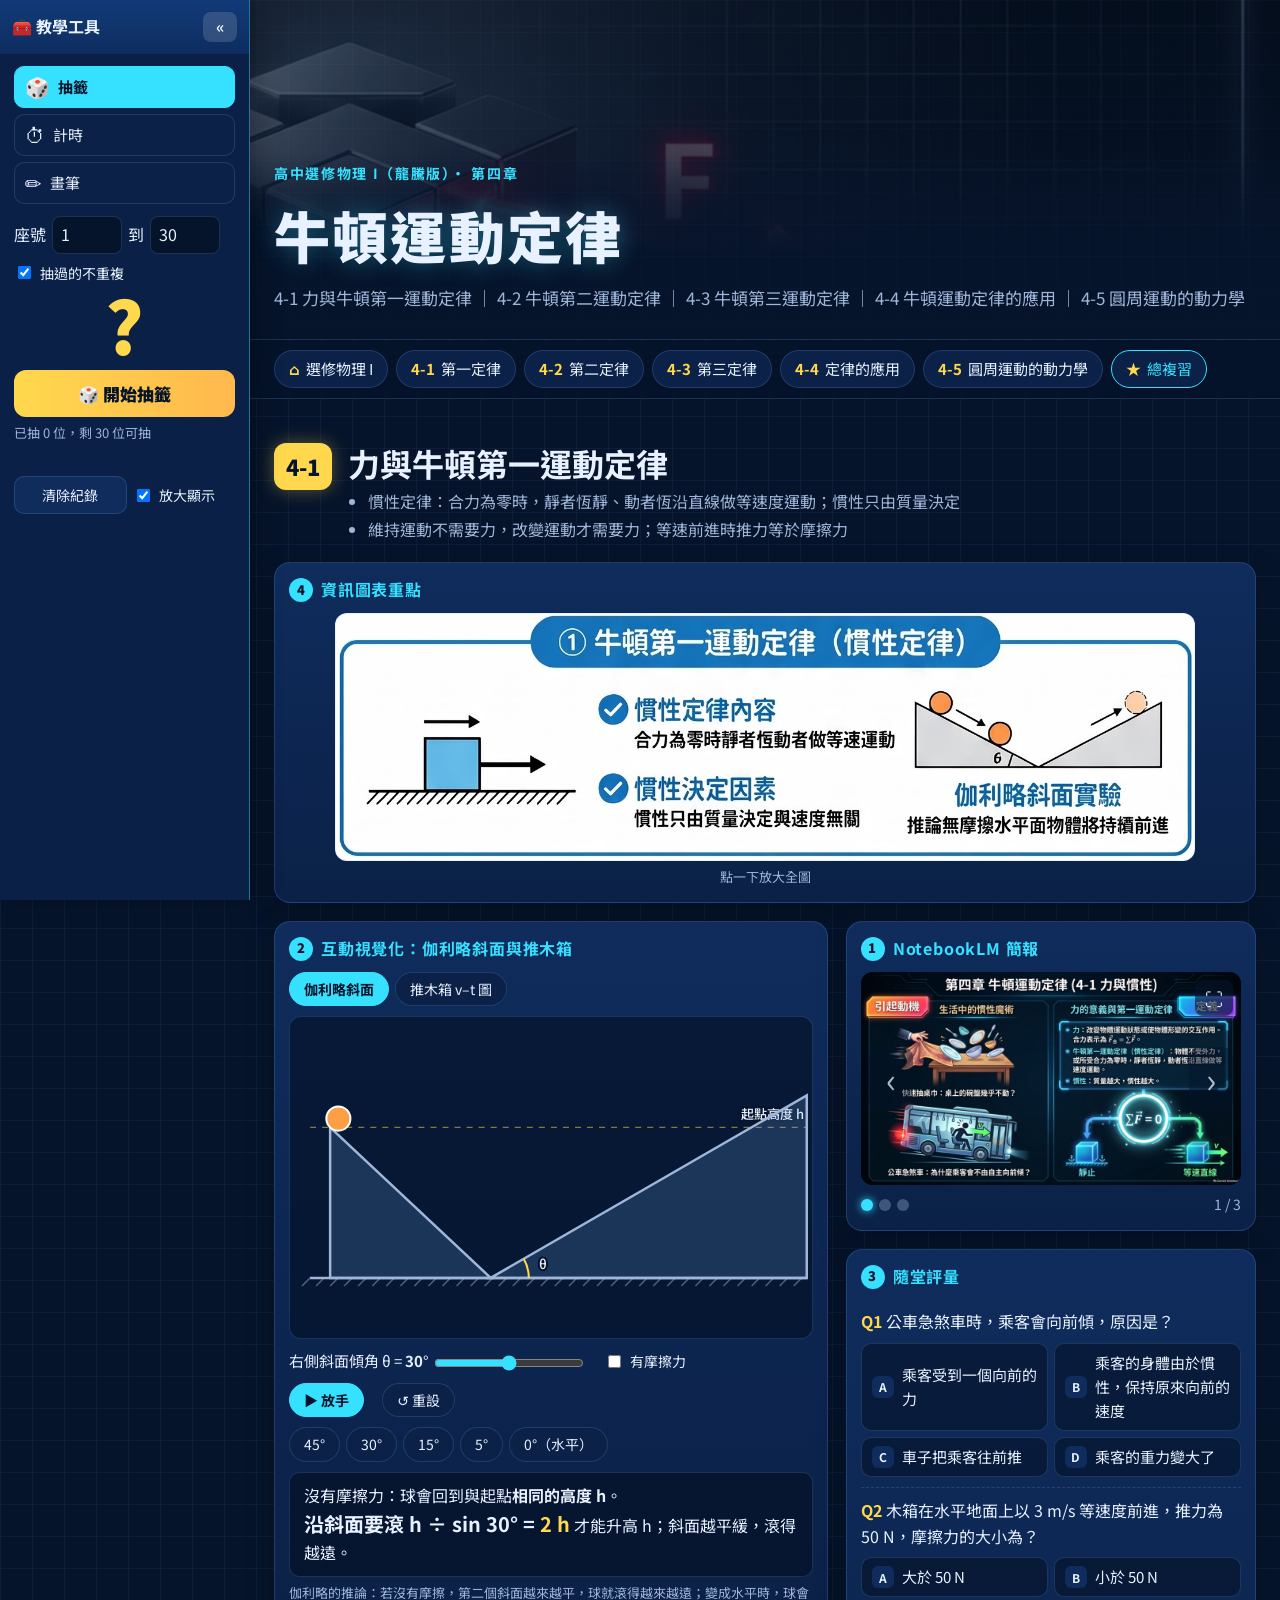
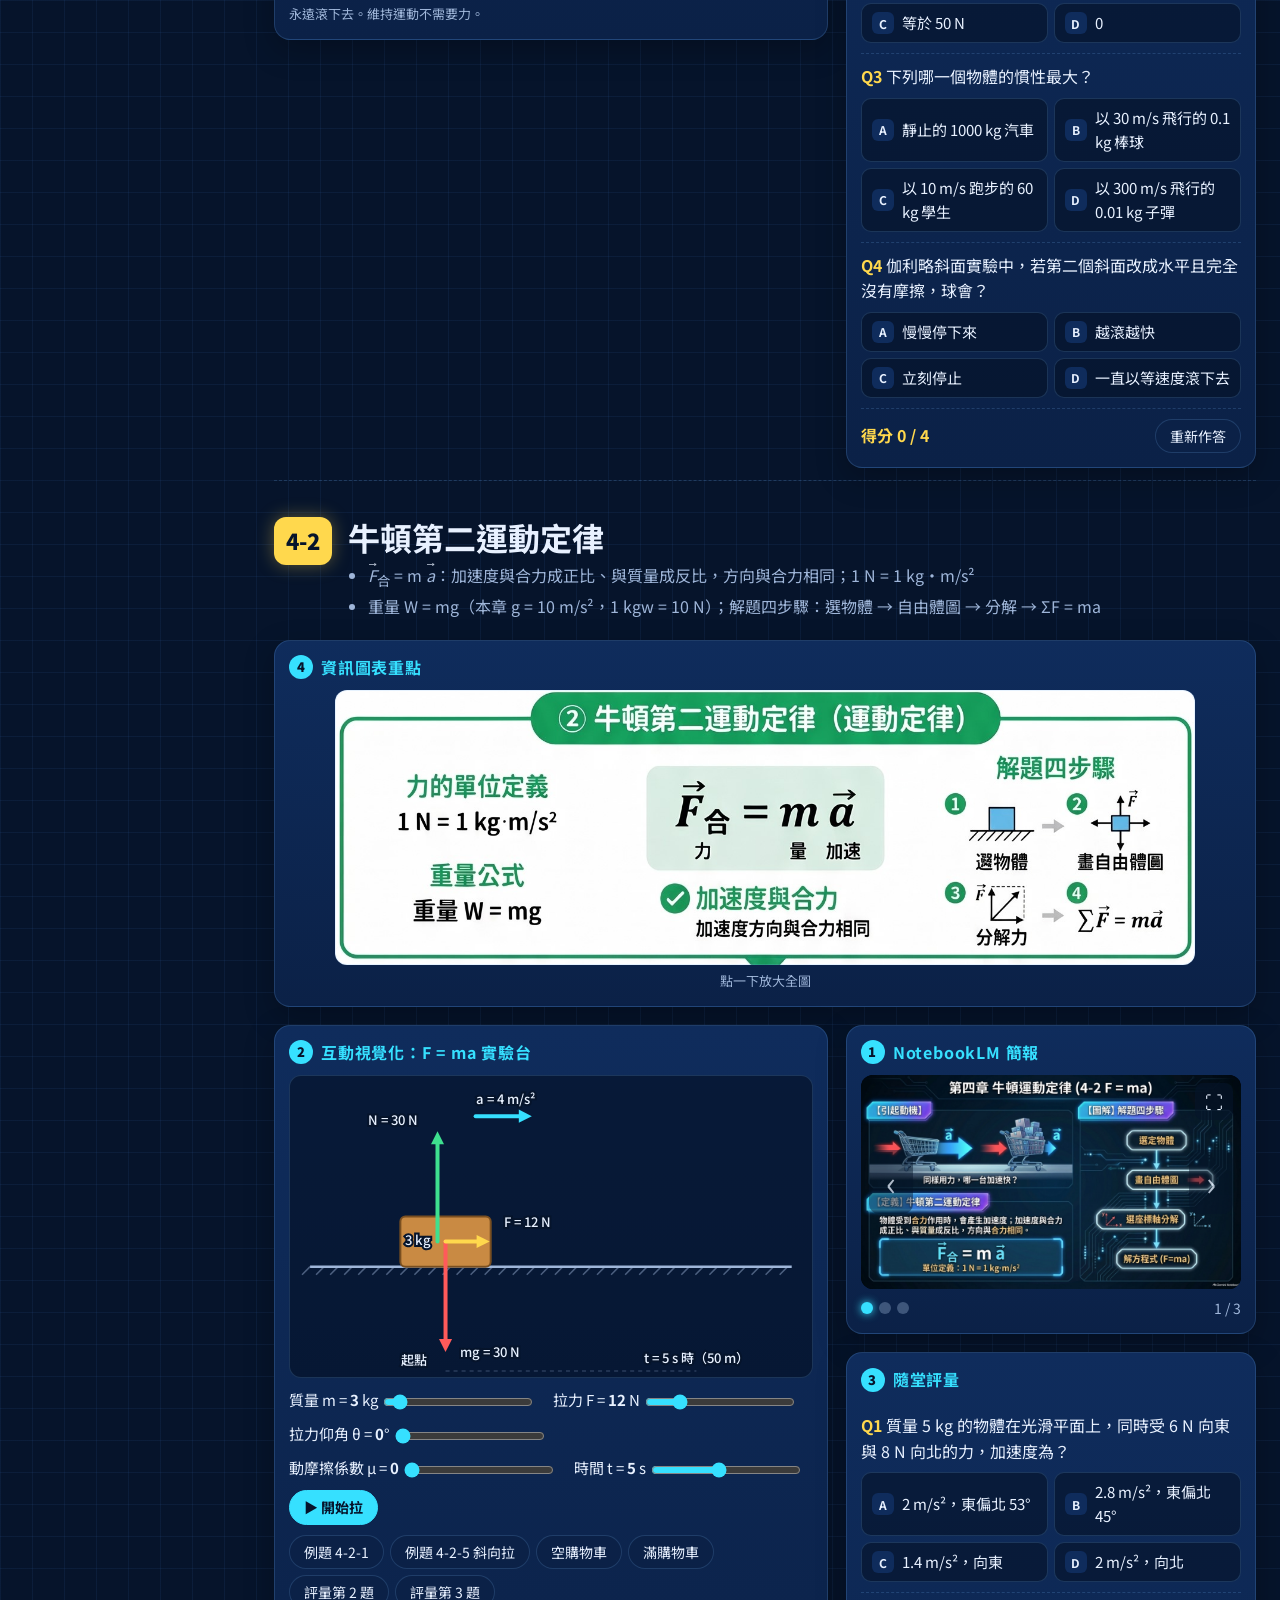
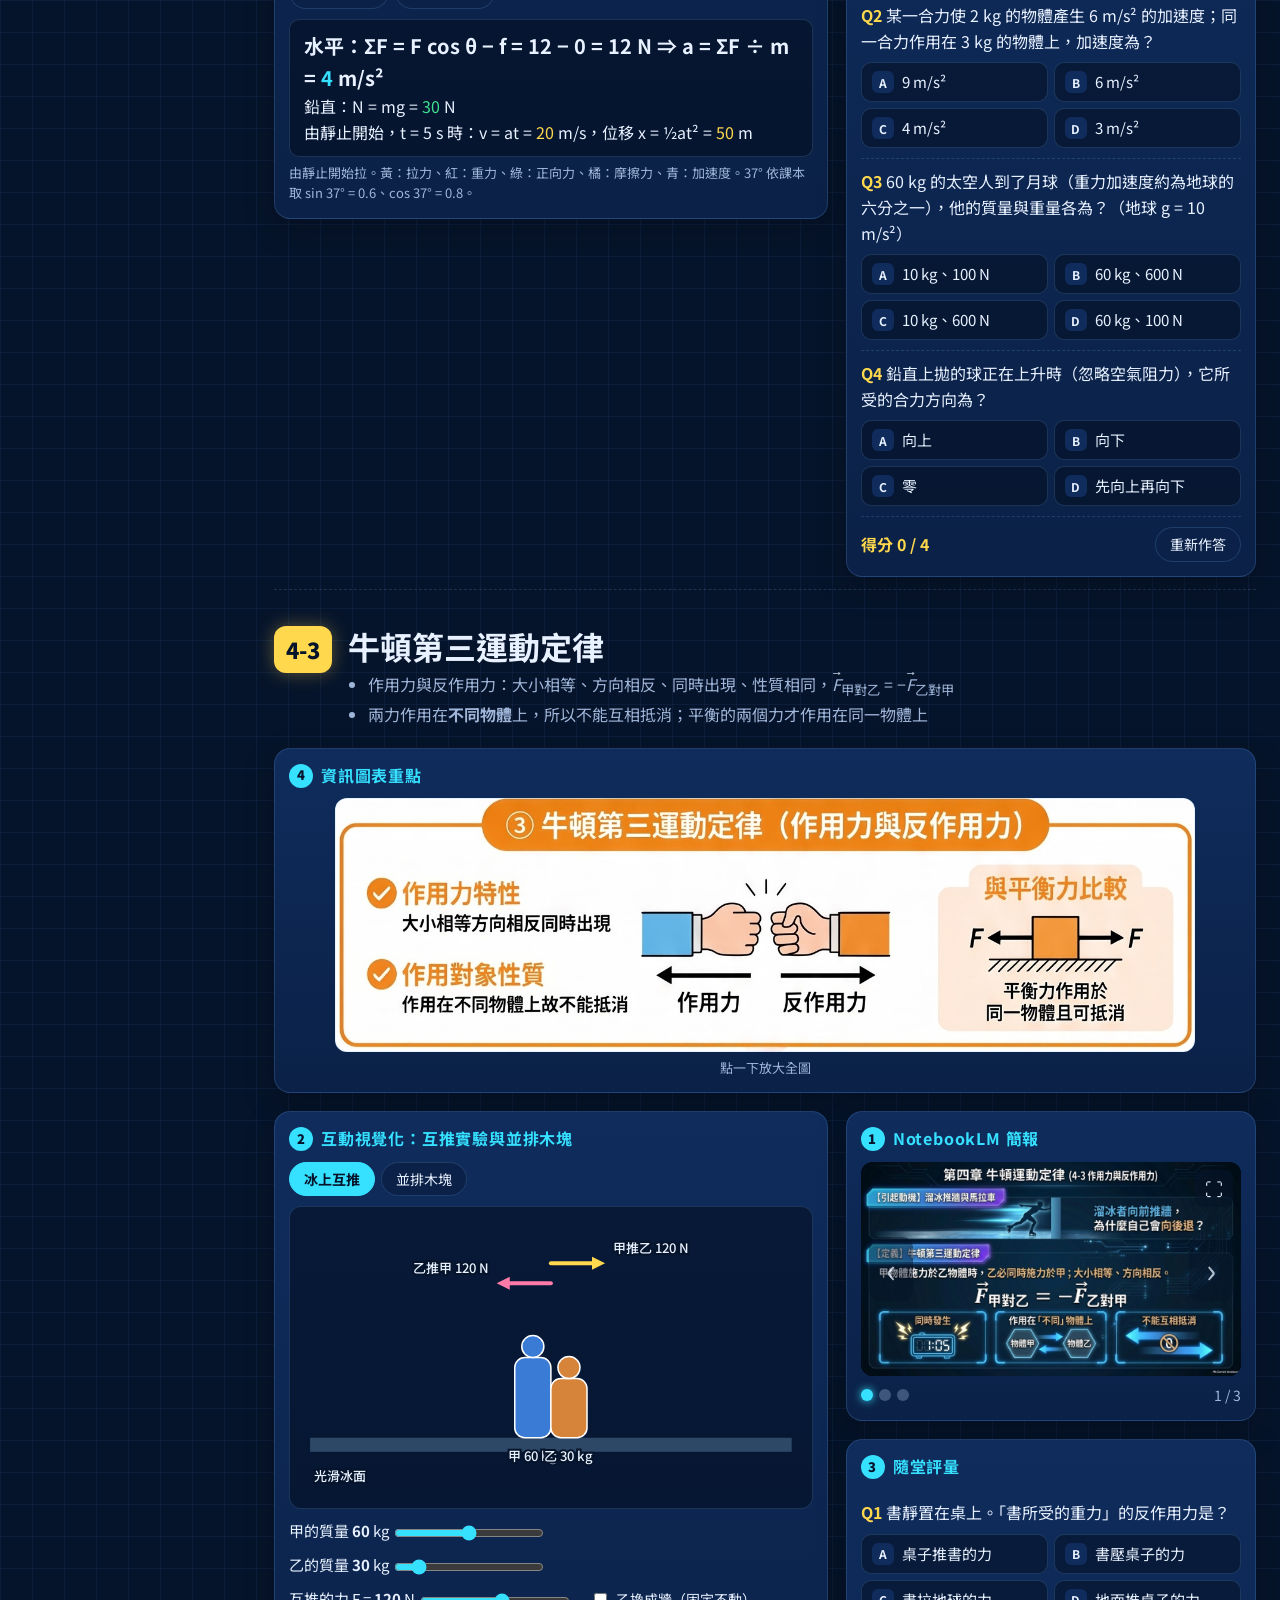
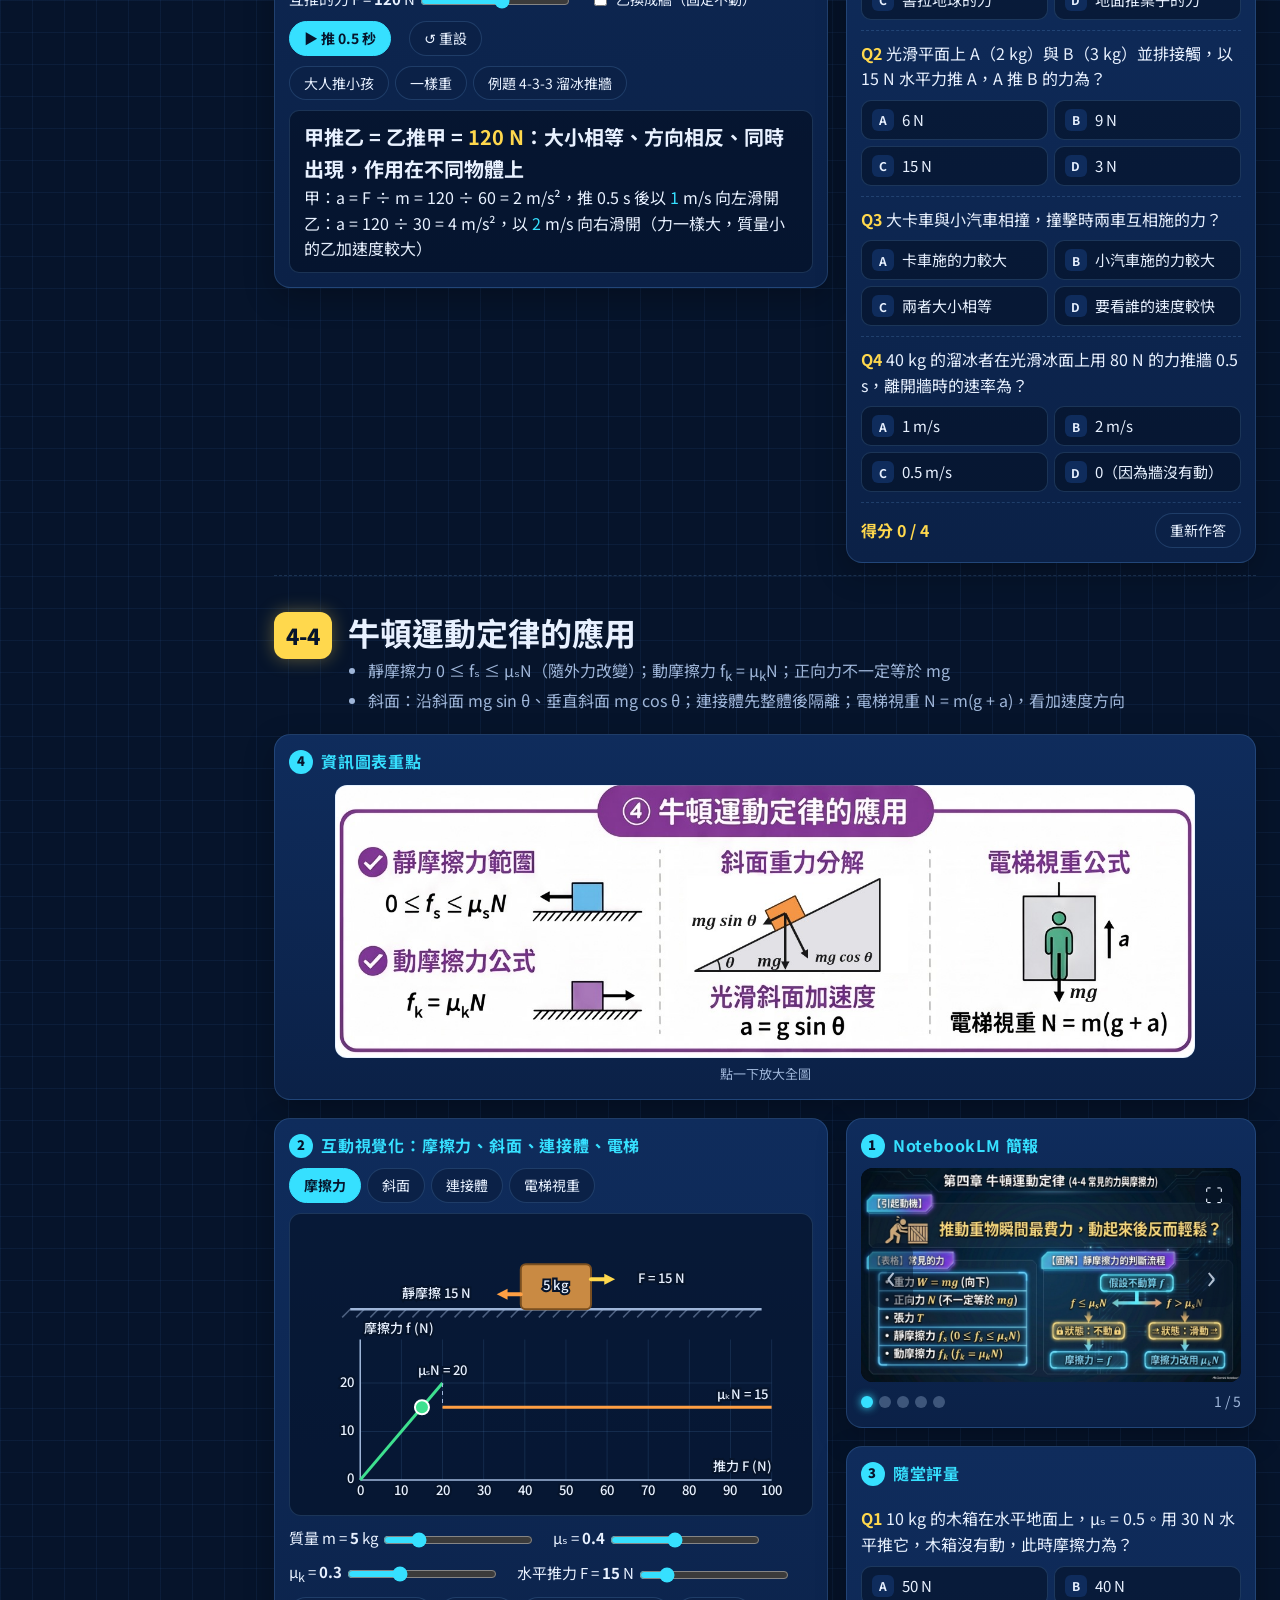
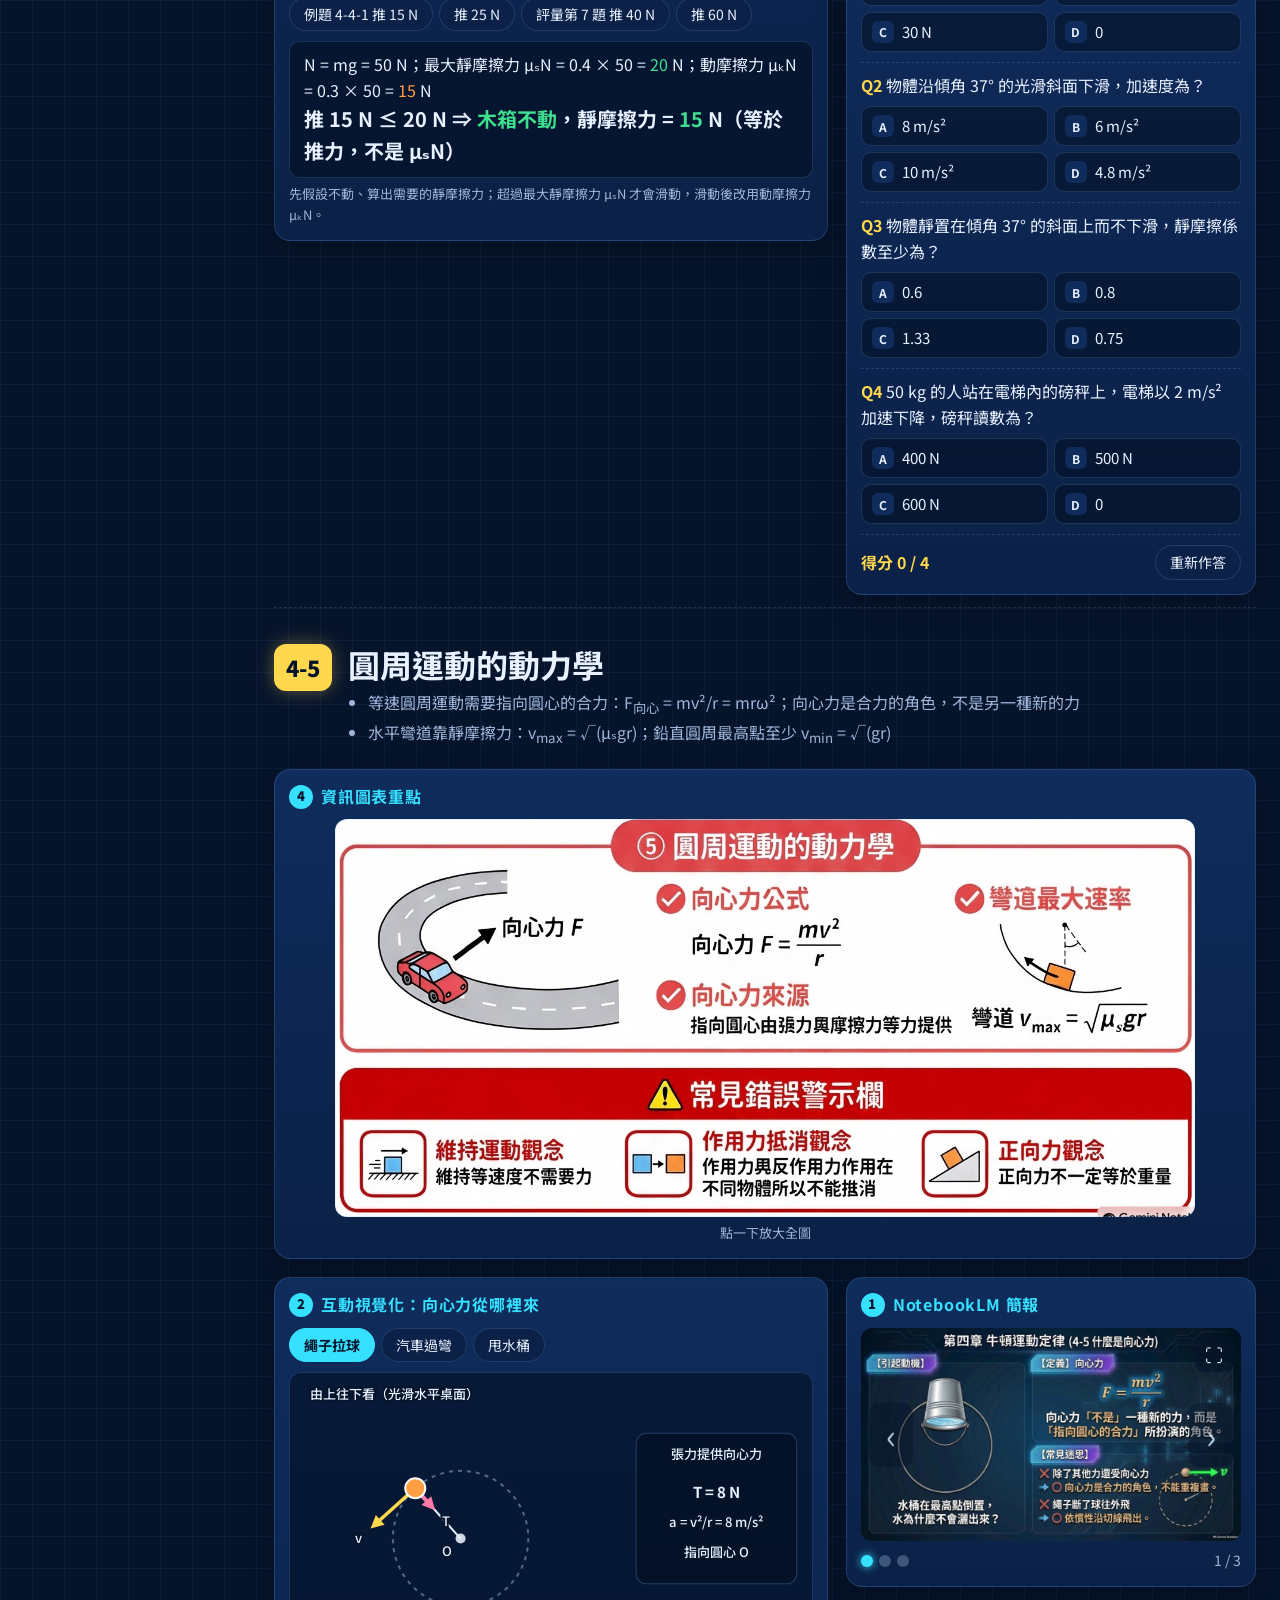
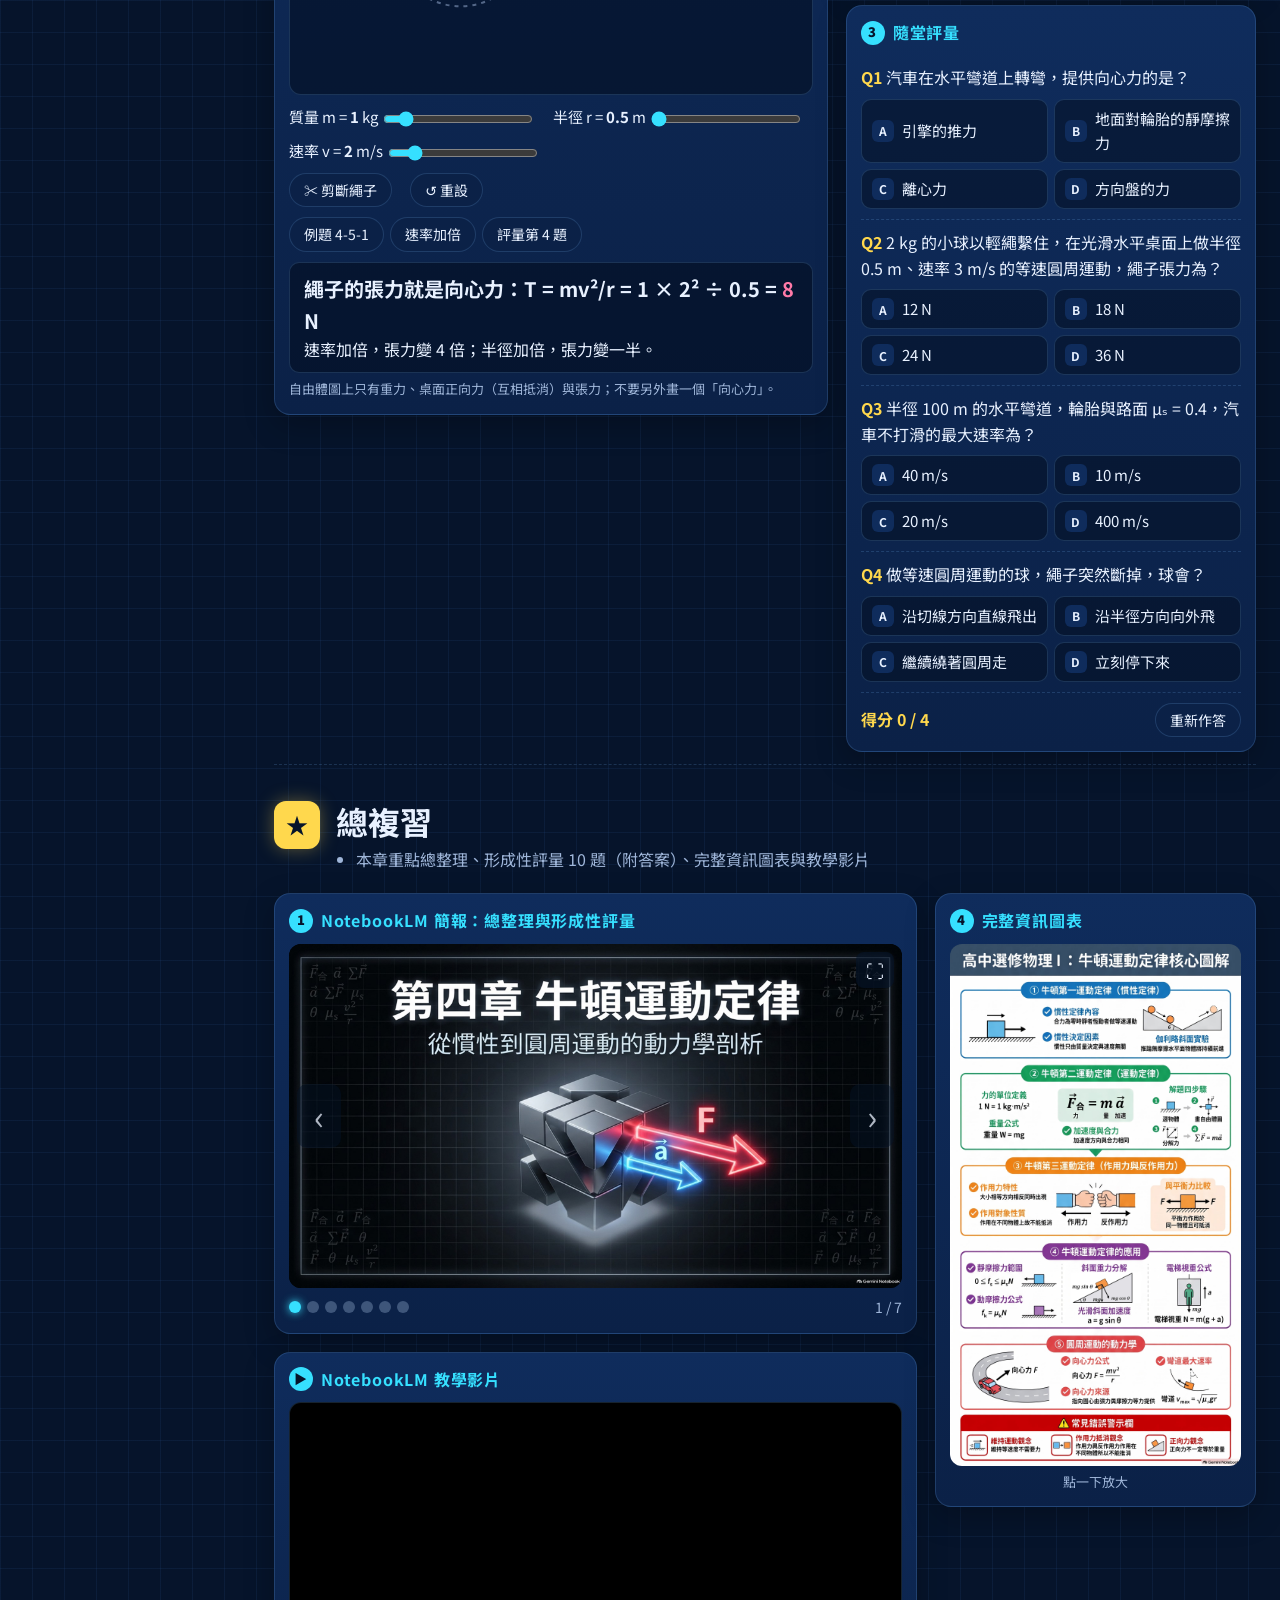
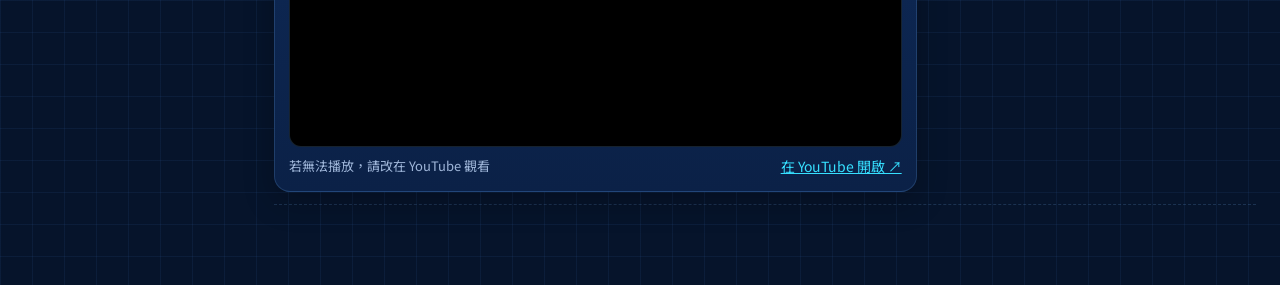
<file: elective1/ch4/index.html>
<!doctype html>
<html lang="zh-Hant">
<head>
<meta charset="utf-8">
<meta name="viewport" content="width=device-width, initial-scale=1">
<title>選修物理 I 第四章 牛頓運動定律</title>
<link rel="preconnect" href="https://fonts.googleapis.com">
<link href="https://fonts.googleapis.com/css2?family=Noto+Sans+TC:wght@400;500;700;900&display=swap" rel="stylesheet">
<style>
:root{
  --bg:#06142b; --panel:#0b2147; --panel2:#0f2c5c; --line:rgba(120,190,255,.18);
  --ink:#e8f1ff; --mute:#9fb6d9; --cyan:#36e0ff; --yellow:#ffd84d; --pink:#ff7aa8;
  --orange:#ff9f43; --green:#3ee08f; --red:#ff5a5a; --radius:16px;
  --tools-w:250px; --rail-w:60px; --side:var(--tools-w);
}
body.tools-min{--side:var(--rail-w)}
*{box-sizing:border-box}
[hidden]{display:none!important}
html{scroll-behavior:smooth}
body{
  margin:0; color:var(--ink); background-color:var(--bg);
  background-image:
    linear-gradient(rgba(80,150,255,.07) 1px,transparent 1px),
    linear-gradient(90deg,rgba(80,150,255,.07) 1px,transparent 1px);
  background-size:32px 32px;
  font-family:"Noto Sans TC","Microsoft JhengHei",system-ui,sans-serif; line-height:1.6;
  padding-left:var(--side); transition:padding-left .2s;
}
button{font:inherit;color:inherit;cursor:pointer}
input{font:inherit}

/* ---------- Hero & nav ---------- */
.hero{position:relative;min-height:340px;display:flex;align-items:flex-end;overflow:hidden;border-bottom:1px solid var(--line)}
.hero::before{content:"";position:absolute;inset:0;background:url(assets/slides/slide01.jpg) right 50%/max(180%,1100px) auto no-repeat;opacity:.45;-webkit-mask-image:linear-gradient(180deg,#000 45%,transparent 75%);mask-image:linear-gradient(180deg,#000 45%,transparent 75%)}
.hero::after{content:"";position:absolute;inset:0;background:linear-gradient(180deg,rgba(6,20,43,.1),rgba(6,20,43,.95))}
.hero-in{position:relative;z-index:1;padding:40px 24px 28px;max-width:1200px;width:100%;margin:0 auto}
.kicker{color:var(--cyan);font-weight:700;letter-spacing:.12em;font-size:14px}
.hero h1{margin:6px 0 4px;font-size:clamp(32px,5vw,56px);font-weight:900;letter-spacing:.04em;text-shadow:0 0 24px rgba(54,224,255,.35)}
.hero p{margin:0;color:var(--mute);font-size:17px}
nav.top{position:sticky;top:0;z-index:50;background:rgba(6,20,43,.88);backdrop-filter:blur(8px);border-bottom:1px solid var(--line)}
nav.top .in{max-width:1200px;margin:0 auto;padding:10px 24px;display:flex;gap:8px;flex-wrap:wrap}
nav.top a{color:var(--ink);text-decoration:none;padding:6px 14px;border-radius:999px;border:1px solid var(--line);font-size:15px;background:var(--panel)}
nav.top a:hover,nav.top a.on{border-color:var(--cyan);color:var(--cyan)}
nav.top a b{color:var(--yellow);margin-right:6px}
@media(max-width:700px){nav.top .in{flex-wrap:nowrap;overflow-x:auto;scrollbar-width:none;padding:8px 16px}nav.top .in::-webkit-scrollbar{display:none}nav.top a{white-space:nowrap}main{padding:8px 16px 80px}}

main{max-width:1200px;margin:0 auto;padding:8px 24px 80px}

/* ---------- Units ---------- */
.unit{scroll-margin-top:64px;padding:36px 0 12px;border-bottom:1px dashed var(--line)}
.unit-head{display:flex;gap:16px;align-items:flex-start;margin-bottom:18px}
.tag{flex:none;font-weight:900;font-size:22px;color:#06142b;background:var(--yellow);border-radius:12px;padding:6px 12px;box-shadow:0 0 18px rgba(255,216,77,.35)}
.unit-head h2{margin:0;font-size:clamp(24px,3vw,32px);line-height:1.25}
.unit-head ul{margin:6px 0 0;padding-left:20px;color:var(--mute)}
.unit-head li{margin:2px 0}
.grid-a{display:grid;grid-template-columns:3fr 1fr;gap:18px;align-items:start}
.grid-b{display:grid;grid-template-columns:1.35fr 1fr;gap:18px;margin-top:18px;align-items:start}
@media(max-width:900px){.grid-a,.grid-b{grid-template-columns:1fr}}
.card{background:linear-gradient(180deg,var(--panel2),var(--panel));border:1px solid var(--line);border-radius:var(--radius);padding:14px;box-shadow:0 10px 30px rgba(0,0,0,.25)}
.card h3{margin:0 0 10px;font-size:16px;color:var(--cyan);display:flex;align-items:center;gap:8px;letter-spacing:.05em}
.card h3 .n{display:inline-grid;place-items:center;width:24px;height:24px;border-radius:50%;background:var(--cyan);color:#06142b;font-size:13px;font-weight:900}

/* ---------- Carousel ---------- */
.carousel{outline:none}
.car-stage{position:relative;aspect-ratio:16/9;border-radius:12px;overflow:hidden;background:#000;touch-action:pan-y}
.car-stage img{position:absolute;inset:0;width:100%;height:100%;object-fit:contain;opacity:0;transition:opacity .45s;user-select:none;-webkit-user-drag:none}
.car-stage img.on{opacity:1}
.car-btn{position:absolute;top:50%;transform:translateY(-50%);width:44px;height:64px;border:none;border-radius:10px;background:rgba(6,20,43,.6);font-size:34px;line-height:1;opacity:.75}
.car-btn:hover{opacity:1;background:rgba(54,224,255,.35)}
.car-btn.prev{left:8px}.car-btn.next{right:8px}
.car-fs{position:absolute;top:8px;right:8px;border:none;border-radius:8px;background:rgba(6,20,43,.6);padding:4px 10px;font-size:18px}
.car-stage:fullscreen{border-radius:0}
.car-bar{display:flex;justify-content:space-between;align-items:center;margin-top:8px}
.dots{display:flex;gap:6px}
.dot{width:12px;height:12px;border-radius:50%;border:none;background:rgba(159,182,217,.35);padding:0}
.dot.on{background:var(--cyan);box-shadow:0 0 8px var(--cyan)}
.count{color:var(--mute);font-size:14px}

/* ---------- Infographic crop ---------- */
.info-crop{width:100%;border-radius:12px;background-repeat:no-repeat;cursor:zoom-in;border:1px solid var(--line);background-color:#f6f3ec;transition:transform .2s}
.info-crop:hover{transform:scale(1.02)}
.cap{color:var(--mute);font-size:13px;margin-top:6px;text-align:center}

/* ---------- Interactive ---------- */
.viz svg{width:100%;height:auto;display:block;background:rgba(3,12,28,.55);border-radius:12px;border:1px solid var(--line);touch-action:none}
.viz .lbl{fill:var(--ink);font-size:15px;font-weight:700;paint-order:stroke;stroke:#06142b;stroke-width:4px}
.viz .sm{font-size:13px;font-weight:500}
sup.ex{font-size:.72em;line-height:0;position:relative;top:-.05em;margin-left:.04em;font-weight:inherit}
.handle{cursor:grab;fill:#fff;stroke:var(--cyan);stroke-width:3}
.handle:hover{fill:var(--cyan)}
.readout{margin-top:10px;background:rgba(3,12,28,.55);border:1px solid var(--line);border-radius:10px;padding:10px 14px;font-size:16px}
.readout .big{font-size:20px;font-weight:700}
.y{color:var(--yellow)}.c{color:var(--cyan)}.p{color:var(--pink)}.o{color:var(--orange)}.g{color:var(--green)}.r{color:var(--red)}
.seg{display:flex;flex-wrap:wrap;gap:6px;margin-bottom:10px}
.seg button,.btn{border:1px solid var(--line);background:var(--panel);border-radius:999px;padding:5px 14px;font-size:14px}
.seg button.on,.btn.pri{background:var(--cyan);color:#06142b;border-color:var(--cyan);font-weight:700}
.btn:disabled{opacity:.4;cursor:not-allowed}
.ctrl{display:flex;flex-wrap:wrap;gap:10px 18px;align-items:center;margin-top:10px;font-size:15px}
.ctrl input[type=range]{accent-color:var(--cyan);width:150px;vertical-align:middle}
.hint{color:var(--mute);font-size:13px;margin:6px 0 0}

/* ---------- Quiz ---------- */
.q{padding:10px 0;border-bottom:1px dashed var(--line)}
.qt{margin:0 0 8px;font-size:16px}
.qt b{color:var(--yellow);margin-right:4px}
.opts{display:grid;grid-template-columns:1fr 1fr;gap:6px}
.opt{text-align:left;border:1px solid var(--line);background:rgba(3,12,28,.5);border-radius:10px;padding:7px 10px;font-size:15px;display:flex;gap:8px;align-items:center}
.opt span{display:inline-grid;place-items:center;flex:none;width:22px;height:22px;border-radius:6px;background:var(--panel2);font-size:12px;font-weight:700}
.opt:hover{border-color:var(--cyan)}
.answered .opt{cursor:default}
.opt.right{border-color:var(--green);background:rgba(62,224,143,.18)}
.opt.wrong{border-color:var(--red);background:rgba(255,90,90,.18)}
.exp{margin:6px 0 0;font-size:14px;display:none}
.exp.ok{display:block;color:var(--green)}.exp.no{display:block;color:#ffb3b3}
.q-foot{display:flex;justify-content:space-between;align-items:center;padding-top:10px}
.score{font-weight:700;color:var(--yellow)}

/* ---------- YouTube ---------- */
.yt-player{aspect-ratio:16/9;border-radius:12px;overflow:hidden;background:#000;border:1px solid var(--line)}
.yt-player iframe{width:100%;height:100%;border:0;display:block}
.yt-bar{display:flex;justify-content:space-between;gap:10px;align-items:center;margin-top:8px;flex-wrap:wrap}
.yt-bar a{color:var(--cyan);font-size:14px}

/* ---------- Review ---------- */
.review-grid{display:grid;grid-template-columns:2fr 1fr;gap:18px;align-items:start}
@media(max-width:900px){.review-grid{grid-template-columns:1fr}}
.full-info{width:100%;border-radius:12px;cursor:zoom-in;display:block}
video{width:100%;border-radius:12px;background:#000;display:block}

/* ---------- Lightbox / big overlay ---------- */
.overlay{position:fixed;inset:0;z-index:2000;background:rgba(2,8,20,.88);display:none;place-items:center;padding:20px}
.overlay.on{display:grid}
.overlay img{max-width:96vw;max-height:94vh;border-radius:10px}
#bigShow .bignum{font-size:min(38vw,60vh);font-weight:900;line-height:1;color:var(--yellow);text-shadow:0 0 60px rgba(255,216,77,.5);font-variant-numeric:tabular-nums}
#bigShow .bigsub{text-align:center;color:var(--mute);font-size:22px;margin-top:10px}
#bigShow.alarm .bignum{color:var(--red);animation:blink .5s steps(2) infinite}
@keyframes blink{50%{opacity:.25}}

/* ---------- Tools panel ---------- */
/* 左側直式工具列：固定在左邊、整個高度；頁面內容用 body 的 padding-left 讓位，所以不會被遮住。
   收合時變成 60px 寬的圖示列（body.tools-min）。 */
.tools{position:fixed;left:0;top:0;bottom:0;width:var(--side);z-index:1000;background:rgba(11,33,71,.98);border-right:1px solid rgba(54,224,255,.45);box-shadow:4px 0 24px rgba(0,0,0,.35);display:flex;flex-direction:column;transition:width .2s}
.tools-head{display:flex;justify-content:space-between;align-items:center;gap:6px;padding:12px;background:linear-gradient(180deg,#123a78,#0e2d5f);user-select:none;font-weight:700;white-space:nowrap}
.tools-head button{border:none;background:rgba(255,255,255,.14);border-radius:8px;width:34px;height:30px;font-size:16px;flex:none}
.tools-body{flex:1;overflow-y:auto;overflow-x:hidden;padding:12px 14px 16px}
.tool-tabs{display:grid;grid-template-columns:1fr;gap:6px;margin-bottom:12px}
.tool-tabs button{border:1px solid var(--line);background:var(--panel);border-radius:10px;padding:8px 10px;font-size:15px;display:flex;align-items:center;gap:8px;text-align:left;white-space:nowrap}
.tool-tabs i{font-style:normal;font-size:20px;line-height:1}
.tool-tabs button.on{background:var(--cyan);color:#06142b;font-weight:700;border-color:var(--cyan)}
.tools.min .tools-head{justify-content:center;padding:12px 0}
.tools.min .tools-head .lbl,.tools.min .tool-tabs span,.tools.min .tool-pane{display:none!important}
.tools.min .tools-body{padding:10px 8px}
.tools.min .tool-tabs button{justify-content:center;padding:10px 0}
.tool-pane{display:none}.tool-pane.on{display:block}
.trow{display:flex;gap:6px;align-items:center;margin:8px 0;flex-wrap:wrap}
.trow input[type=number]{width:70px;padding:5px 8px;border-radius:8px;border:1px solid var(--line);background:#06142b;color:var(--ink)}
.tbtn{flex:1;border:1px solid var(--line);background:var(--panel2);border-radius:10px;padding:7px 4px;font-size:14px}
.tbtn.on{border-color:var(--cyan);color:var(--cyan)}
.tbig{width:100%;border:none;border-radius:12px;padding:10px;font-size:17px;font-weight:900;background:linear-gradient(90deg,var(--yellow),#ffb84d);color:#06142b;margin:6px 0}
.tbig.stop{background:linear-gradient(90deg,var(--pink),var(--red));color:#fff}
.lot-num{text-align:center;font-size:72px;font-weight:900;color:var(--yellow);line-height:1.1;font-variant-numeric:tabular-nums;min-height:80px}
.lot-hist{display:flex;flex-wrap:wrap;gap:4px;min-height:24px;font-size:13px}
.lot-hist span{background:var(--panel2);border-radius:6px;padding:1px 7px}
.lot-info{font-size:13px;color:var(--mute)}
.chk{font-size:14px;display:flex;gap:6px;align-items:center}
.timer-disp{text-align:center;font-size:64px;font-weight:900;font-variant-numeric:tabular-nums;color:var(--cyan);line-height:1.15}
.timer-disp.alarm{color:var(--red);animation:blink .5s steps(2) infinite}
.swatches{display:flex;gap:8px;margin:8px 0}
.sw{width:30px;height:30px;border-radius:50%;border:3px solid transparent;padding:0}
.sw.on{border-color:#fff;box-shadow:0 0 0 2px var(--cyan)}
#ink{position:fixed;inset:0;z-index:900;pointer-events:none}
#ink.active{pointer-events:auto;cursor:crosshair}
body.inking .tools{box-shadow:inset 0 0 0 3px var(--pink),4px 0 24px rgba(0,0,0,.35)}
@media(max-width:700px){:root{--tools-w:210px;--rail-w:52px}}
.info-strip{margin-bottom:18px}
.stack{display:grid;gap:18px;align-content:start}
.info-strip .info-crop{max-width:860px;margin:0 auto}
.vec{position:relative;display:inline-block;font-style:italic}.vec::after{content:'';position:absolute;left:10%;right:0;top:-.08em;height:.32em;background:no-repeat center/100% 100% url("data:image/svg+xml;utf8,<svg xmlns='http://www.w3.org/2000/svg' viewBox='0 0 20 8'><path d='M0 4H17M13 1L18 4L13 7' fill='none' stroke='%23e8f1ff' stroke-width='1.6'/></svg>")}
@media(max-width:700px){.hero::before{background-size:1500px auto;background-position:60% 100%}}
</style>
<body>

<header class="hero">
  <div class="hero-in">
    <div class="kicker">高中選修物理 I（龍騰版）· 第四章</div>
    <h1>牛頓運動定律</h1>
    <p>4-1 力與牛頓第一運動定律 ｜ 4-2 牛頓第二運動定律 ｜ 4-3 牛頓第三運動定律 ｜ 4-4 牛頓運動定律的應用 ｜ 4-5 圓周運動的動力學</p>
  </div>
</header>

<nav class="top"><div class="in">
  <a href="../" title="回到選修物理 I 目錄"><b>⌂</b>選修物理 I</a>
  <a href="#s1"><b>4-1</b>第一定律</a>
  <a href="#s2"><b>4-2</b>第二定律</a>
  <a href="#s3"><b>4-3</b>第三定律</a>
  <a href="#s4"><b>4-4</b>定律的應用</a>
  <a href="#s5"><b>4-5</b>圓周運動的動力學</a>
  <a href="#review"><b>★</b>總複習</a>
</div></nav>

<main>

<!-- ================= 4-1 ================= -->
<section class="unit" id="s1">
  <div class="unit-head"><span class="tag">4-1</span><div>
    <h2>力與牛頓第一運動定律</h2>
    <ul><li>慣性定律：合力為零時，靜者恆靜、動者恆沿直線做等速度運動；慣性只由質量決定</li><li>維持運動不需要力，改變運動才需要力；等速前進時推力等於摩擦力</li></ul>
  </div></div>
  <div class="card info-strip"><h3><span class="n">4</span>資訊圖表重點</h3><div class="info-crop" data-crop="s1" role="img" aria-label="資訊圖表：牛頓第一運動定律"></div><div class="cap">點一下放大全圖</div></div>
  <div class="grid-b">
    <div class="card viz"><h3><span class="n">2</span>互動視覺化：伽利略斜面與推木箱</h3>
      <div class="seg" id="v1tabs"><button class="on" data-m="ramp">伽利略斜面</button><button data-m="push">推木箱 v–t 圖</button></div>
      <svg id="v1" viewBox="0 0 520 320"></svg>
      <div id="v1rampC">
        <div class="ctrl">
          <label>右側斜面傾角 θ = <b id="v1av"></b>° <input type="range" id="v1a" min="0" max="60" step="1" value="30"></label>
          <label class="chk"><input type="checkbox" id="v1fr"> 有摩擦力</label>
        </div>
        <div class="ctrl"><button class="btn pri" id="v1go">▶ 放手</button><button class="btn" id="v1reset">↺ 重設</button></div>
        <div class="seg" id="v1pre" style="margin-top:10px"><button data-v="45">45°</button><button data-v="30">30°</button><button data-v="15">15°</button><button data-v="5">5°</button><button data-v="0">0°（水平）</button></div>
      </div>
      <div id="v1pushC" hidden>
        <div class="ctrl">
          <label>推力 F = <b id="v1Fv"></b> N <input type="range" id="v1F" min="0" max="60" step="5" value="30"></label>
          <label>摩擦力 f = <b id="v1fv"></b> N <input type="range" id="v1f" min="0" max="50" step="5" value="30"></label>
        </div>
        <div class="seg" id="v1ppre" style="margin-top:10px"><button data-v="30,30">例題 4-1-2（等速）</button><button data-v="40,30">推力 40 N</button><button data-v="20,30">推力 20 N</button><button data-v="0,30">放手</button><button data-v="0,0">例題 4-1-3 太空中</button></div>
      </div>
      <div class="readout" id="v1out"></div>
      <p class="hint" id="v1hint"></p>
    </div>
    <div class="stack">
      <div class="card"><h3><span class="n">1</span>NotebookLM 簡報</h3><div class="carousel" data-slides="2,3,4"></div></div>
      <div class="card"><h3><span class="n">3</span>隨堂評量</h3><div class="quiz" data-quiz="s1"></div></div>
    </div>
  </div>
</section>

<!-- ================= 4-2 ================= -->
<section class="unit" id="s2">
  <div class="unit-head"><span class="tag">4-2</span><div>
    <h2>牛頓第二運動定律</h2>
    <ul><li>F⃗<sub>合</sub> = m a⃗：加速度與合力成正比、與質量成反比，方向與合力相同；1 N = 1 kg·m/s²</li><li>重量 W = mg（本章 g = 10 m/s²，1 kgw = 10 N）；解題四步驟：選物體 → 自由體圖 → 分解 → ΣF = ma</li></ul>
  </div></div>
  <div class="card info-strip"><h3><span class="n">4</span>資訊圖表重點</h3><div class="info-crop" data-crop="s2" role="img" aria-label="資訊圖表：牛頓第二運動定律"></div><div class="cap">點一下放大全圖</div></div>
  <div class="grid-b">
    <div class="card viz"><h3><span class="n">2</span>互動視覺化：F = ma 實驗台</h3>
      <svg id="v2" viewBox="0 0 520 300"></svg>
      <div class="ctrl">
        <label>質量 m = <b id="v2mv"></b> kg <input type="range" id="v2m" min="1" max="30" step="1" value="3"></label>
        <label>拉力 F = <b id="v2Fv"></b> N <input type="range" id="v2F" min="0" max="60" step="1" value="12"></label>
        <label>拉力仰角 θ = <b id="v2av"></b>° <input type="range" id="v2a" min="0" max="60" step="1" value="0"></label>
        <label>動摩擦係數 μ = <b id="v2uv"></b> <input type="range" id="v2u" min="0" max="0.5" step="0.05" value="0"></label>
        <label>時間 t = <b id="v2tv"></b> s <input type="range" id="v2t" min="1" max="10" step="1" value="5"></label>
      </div>
      <div class="ctrl"><button class="btn pri" id="v2go">▶ 開始拉</button></div>
      <div class="seg" id="v2pre" style="margin-top:10px"><button data-v="3,12,0,0,5">例題 4-2-1</button><button data-v="5,50,37,0,5">例題 4-2-5 斜向拉</button><button data-v="10,30,0,0,5">空購物車</button><button data-v="30,30,0,0,5">滿購物車</button><button data-v="4,20,0,0,5">評量第 2 題</button><button data-v="2,6,0,0,4">評量第 3 題</button></div>
      <div class="readout" id="v2out"></div>
      <p class="hint">由靜止開始拉。黃：拉力、紅：重力、綠：正向力、橘：摩擦力、青：加速度。37° 依課本取 sin 37° = 0.6、cos 37° = 0.8。</p>
    </div>
    <div class="stack">
      <div class="card"><h3><span class="n">1</span>NotebookLM 簡報</h3><div class="carousel" data-slides="5,6,7"></div></div>
      <div class="card"><h3><span class="n">3</span>隨堂評量</h3><div class="quiz" data-quiz="s2"></div></div>
    </div>
  </div>
</section>

<!-- ================= 4-3 ================= -->
<section class="unit" id="s3">
  <div class="unit-head"><span class="tag">4-3</span><div>
    <h2>牛頓第三運動定律</h2>
    <ul><li>作用力與反作用力：大小相等、方向相反、同時出現、性質相同，F⃗<sub>甲對乙</sub> = −F⃗<sub>乙對甲</sub></li><li>兩力作用在<b>不同物體</b>上，所以不能互相抵消；平衡的兩個力才作用在同一物體上</li></ul>
  </div></div>
  <div class="card info-strip"><h3><span class="n">4</span>資訊圖表重點</h3><div class="info-crop" data-crop="s3" role="img" aria-label="資訊圖表：牛頓第三運動定律"></div><div class="cap">點一下放大全圖</div></div>
  <div class="grid-b">
    <div class="card viz"><h3><span class="n">2</span>互動視覺化：互推實驗與並排木塊</h3>
      <div class="seg" id="v3tabs"><button class="on" data-m="push">冰上互推</button><button data-m="blocks">並排木塊</button></div>
      <svg id="v3" viewBox="0 0 520 300"></svg>
      <div id="v3pushC">
        <div class="ctrl">
          <label>甲的質量 <b id="v3av"></b> kg <input type="range" id="v3a" min="20" max="100" step="5" value="60"></label>
          <label>乙的質量 <b id="v3bv"></b> kg <input type="range" id="v3b" min="20" max="100" step="5" value="30"></label>
          <label>互推的力 F = <b id="v3Fv"></b> N <input type="range" id="v3F" min="20" max="200" step="10" value="120"></label>
          <label class="chk"><input type="checkbox" id="v3wall"> 乙換成牆（固定不動）</label>
        </div>
        <div class="ctrl"><button class="btn pri" id="v3go">▶ 推 0.5 秒</button><button class="btn" id="v3reset">↺ 重設</button></div>
        <div class="seg" id="v3pre" style="margin-top:10px"><button data-v="60,30,120,0">大人推小孩</button><button data-v="50,50,100,0">一樣重</button><button data-v="50,50,100,1">例題 4-3-3 溜冰推牆</button></div>
      </div>
      <div id="v3blockC" hidden>
        <div class="ctrl">
          <label>A 的質量 <b id="v3mav"></b> kg <input type="range" id="v3ma" min="1" max="10" step="1" value="3"></label>
          <label>B 的質量 <b id="v3mbv"></b> kg <input type="range" id="v3mb" min="1" max="10" step="1" value="2"></label>
          <label>推力 F = <b id="v3PFv"></b> N <input type="range" id="v3PF" min="5" max="50" step="5" value="10"></label>
        </div>
        <div class="seg" id="v3side" style="margin-top:6px"><button class="on" data-side="A">從左邊推 A</button><button data-side="B">從右邊推 B</button></div>
        <div class="seg" id="v3bpre" style="margin-top:6px"><button data-v="3,2,10,A">例題 4-3-1</button><button data-v="3,2,10,B">例題 4-3-1 改推 B</button><button data-v="4,1,10,A">評量第 6 題</button></div>
      </div>
      <div class="readout" id="v3out"></div>
    </div>
    <div class="stack">
      <div class="card"><h3><span class="n">1</span>NotebookLM 簡報</h3><div class="carousel" data-slides="8,9,10"></div></div>
      <div class="card"><h3><span class="n">3</span>隨堂評量</h3><div class="quiz" data-quiz="s3"></div></div>
    </div>
  </div>
</section>

<!-- ================= 4-4 ================= -->
<section class="unit" id="s4">
  <div class="unit-head"><span class="tag">4-4</span><div>
    <h2>牛頓運動定律的應用</h2>
    <ul><li>靜摩擦力 0 ≤ fₛ ≤ μₛN（隨外力改變）；動摩擦力 f<sub>k</sub> = μ<sub>k</sub>N；正向力不一定等於 mg</li><li>斜面：沿斜面 mg sin θ、垂直斜面 mg cos θ；連接體先整體後隔離；電梯視重 N = m(g + a)，看加速度方向</li></ul>
  </div></div>
  <div class="card info-strip"><h3><span class="n">4</span>資訊圖表重點</h3><div class="info-crop" data-crop="s4" role="img" aria-label="資訊圖表：牛頓運動定律的應用"></div><div class="cap">點一下放大全圖</div></div>
  <div class="grid-b">
    <div class="card viz"><h3><span class="n">2</span>互動視覺化：摩擦力、斜面、連接體、電梯</h3>
      <div class="seg" id="v4tabs"><button class="on" data-m="fric">摩擦力</button><button data-m="incl">斜面</button><button data-m="conn">連接體</button><button data-m="elev">電梯視重</button></div>
      <svg id="v4" viewBox="0 0 520 300"></svg>
      <div id="v4fricC">
        <div class="ctrl">
          <label>質量 m = <b id="v4mv"></b> kg <input type="range" id="v4m" min="1" max="20" step="1" value="5"></label>
          <label>μₛ = <b id="v4sv"></b> <input type="range" id="v4s" min="0.1" max="0.8" step="0.05" value="0.4"></label>
          <label>μ<sub>k</sub> = <b id="v4kv"></b> <input type="range" id="v4k" min="0.05" max="0.8" step="0.05" value="0.3"></label>
          <label>水平推力 F = <b id="v4Fv"></b> N <input type="range" id="v4F" min="0" max="100" step="1" value="15"></label>
        </div>
        <div class="seg" id="v4fpre" style="margin-top:10px"><button data-v="5,0.4,0.3,15">例題 4-4-1 推 15 N</button><button data-v="5,0.4,0.3,25">推 25 N</button><button data-v="10,0.5,0.4,40">評量第 7 題 推 40 N</button><button data-v="10,0.5,0.4,60">推 60 N</button></div>
      </div>
      <div id="v4inclC" hidden>
        <div class="ctrl">
          <label>傾角 θ = <b id="v4tv"></b>° <input type="range" id="v4t" min="0" max="60" step="1" value="37"></label>
          <label>質量 m = <b id="v4imv"></b> kg <input type="range" id="v4im" min="1" max="10" step="1" value="2"></label>
          <label>μₛ = <b id="v4isv"></b> <input type="range" id="v4is" min="0" max="1" step="0.05" value="0"></label>
          <label>μ<sub>k</sub> = <b id="v4ikv"></b> <input type="range" id="v4ik" min="0" max="1" step="0.05" value="0"></label>
        </div>
        <div class="seg" id="v4ipre" style="margin-top:10px"><button data-v="37,2,0,0">例題 4-4-2 光滑</button><button data-v="37,2,0.25,0.25">例題 4-4-3 粗糙</button><button data-v="37,2,0.75,0.6">剛好不滑 tan θ = μₛ</button><button data-v="30,2,0,0">評量第 8 題</button><button data-v="30,8,0,0">評量第 8 題（換質量）</button></div>
      </div>
      <div id="v4connC" hidden>
        <div class="seg" id="v4cmode"><button class="on" data-cm="table">桌面＋懸掛物</button><button data-cm="atw">阿特午機</button></div>
        <div class="ctrl">
          <label><span id="v4c1n">A（桌上）</span> <b id="v4c1v"></b> kg <input type="range" id="v4c1" min="1" max="10" step="1" value="3"></label>
          <label><span id="v4c2n">B（懸掛）</span> <b id="v4c2v"></b> kg <input type="range" id="v4c2" min="1" max="10" step="1" value="2"></label>
          <label id="v4cuL">桌面 μ<sub>k</sub> = <b id="v4cuv"></b> <input type="range" id="v4cu" min="0" max="0.6" step="0.05" value="0"></label>
        </div>
        <div class="seg" id="v4cpre" style="margin-top:10px"><button data-v="table,3,2,0">例題 4-4-4</button><button data-v="atw,3,2,0">例題 4-4-5 阿特午機</button><button data-v="atw,4,1,0">評量第 10 題</button><button data-v="table,3,2,0.5">桌面有摩擦</button></div>
      </div>
      <div id="v4elevC" hidden>
        <div class="ctrl">
          <label>人的質量 m = <b id="v4emv"></b> kg <input type="range" id="v4em" min="30" max="80" step="5" value="50"></label>
          <label>電梯加速度 a = <b id="v4eav"></b> m/s²（向上為正） <input type="range" id="v4ea" min="-10" max="5" step="1" value="2"></label>
        </div>
        <div class="seg" id="v4epre" style="margin-top:10px"><button data-v="50,2">加速上升</button><button data-v="50,-2">加速下降</button><button data-v="50,0">等速</button><button data-v="50,-10">纜繩斷了</button><button data-v="60,-2">評量第 9 題 向上減速</button></div>
      </div>
      <div class="readout" id="v4out"></div>
      <p class="hint" id="v4hint"></p>
    </div>
    <div class="stack">
      <div class="card"><h3><span class="n">1</span>NotebookLM 簡報</h3><div class="carousel" data-slides="11,12,13,14,15"></div></div>
      <div class="card"><h3><span class="n">3</span>隨堂評量</h3><div class="quiz" data-quiz="s4"></div></div>
    </div>
  </div>
</section>

<!-- ================= 4-5 ================= -->
<section class="unit" id="s5">
  <div class="unit-head"><span class="tag">4-5</span><div>
    <h2>圓周運動的動力學</h2>
    <ul><li>等速圓周運動需要指向圓心的合力：F<sub>向心</sub> = mv²/r = mrω²；向心力是合力的角色，不是另一種新的力</li><li>水平彎道靠靜摩擦力：v<sub>max</sub> = √(μₛgr)；鉛直圓周最高點至少 v<sub>min</sub> = √(gr)</li></ul>
  </div></div>
  <div class="card info-strip"><h3><span class="n">4</span>資訊圖表重點</h3><div class="info-crop" data-crop="s5" role="img" aria-label="資訊圖表：圓周運動的動力學與常見錯誤"></div><div class="cap">點一下放大全圖</div></div>
  <div class="grid-b">
    <div class="card viz"><h3><span class="n">2</span>互動視覺化：向心力從哪裡來</h3>
      <div class="seg" id="v5tabs"><button class="on" data-m="rope">繩子拉球</button><button data-m="curve">汽車過彎</button><button data-m="bucket">甩水桶</button></div>
      <svg id="v5" viewBox="0 0 520 320"></svg>
      <div id="v5ropeC">
        <div class="ctrl">
          <label>質量 m = <b id="v5mv"></b> kg <input type="range" id="v5m" min="0.5" max="5" step="0.5" value="1"></label>
          <label>半徑 r = <b id="v5rv"></b> m <input type="range" id="v5r" min="0.5" max="2" step="0.1" value="0.5"></label>
          <label>速率 v = <b id="v5vv"></b> m/s <input type="range" id="v5v" min="1" max="8" step="0.5" value="2"></label>
        </div>
        <div class="ctrl"><button class="btn" id="v5cut">✂ 剪斷繩子</button><button class="btn" id="v5rreset">↺ 重設</button></div>
        <div class="seg" id="v5rpre" style="margin-top:10px"><button data-v="1,0.5,2">例題 4-5-1</button><button data-v="1,0.5,4">速率加倍</button><button data-v="0.5,1,4">評量第 4 題</button></div>
      </div>
      <div id="v5curveC" hidden>
        <div class="ctrl">
          <label>彎道半徑 r = <b id="v5crv"></b> m <input type="range" id="v5cr" min="10" max="100" step="5" value="50"></label>
          <label>車速 v = <b id="v5cvv"></b> m/s <input type="range" id="v5cv" min="5" max="40" step="1" value="20"></label>
          <label>路面 μₛ = <b id="v5cuv"></b> <input type="range" id="v5cu" min="0.1" max="1" step="0.05" value="0.8"></label>
        </div>
        <div class="ctrl"><button class="btn pri" id="v5drive">▶ 開過彎道</button></div>
        <div class="seg" id="v5cpre" style="margin-top:10px"><button data-v="50,20,0.8">例題 4-5-2 晴天 20 m/s</button><button data-v="50,20,0.2">下雨天 20 m/s</button><button data-v="50,10,0.2">下雨天 10 m/s</button><button data-v="50,25,0.8">晴天超速 25 m/s</button></div>
      </div>
      <div id="v5bucketC" hidden>
        <div class="ctrl">
          <label>半徑 r = <b id="v5brv"></b> m <input type="range" id="v5br" min="0.4" max="1.6" step="0.1" value="0.9"></label>
          <label>最高點速率 v = <b id="v5bvv"></b> m/s <input type="range" id="v5bv" min="0" max="6" step="0.5" value="3"></label>
        </div>
        <div class="seg" id="v5bpre" style="margin-top:10px"><button data-v="0.9,3">例題 4-5-3（剛好）</button><button data-v="0.9,2">太慢 2 m/s</button><button data-v="0.9,4">4 m/s</button></div>
      </div>
      <div class="readout" id="v5out"></div>
      <p class="hint" id="v5hint"></p>
    </div>
    <div class="stack">
      <div class="card"><h3><span class="n">1</span>NotebookLM 簡報</h3><div class="carousel" data-slides="16,17,18"></div></div>
      <div class="card"><h3><span class="n">3</span>隨堂評量</h3><div class="quiz" data-quiz="s5"></div></div>
    </div>
  </div>
</section>

<!-- ================= Review ================= -->
<section class="unit" id="review">
  <div class="unit-head"><span class="tag">★</span><div>
    <h2>總複習</h2>
    <ul><li>本章重點總整理、形成性評量 10 題（附答案）、完整資訊圖表與教學影片</li></ul>
  </div></div>
  <div class="review-grid">
    <div>
      <div class="card"><h3><span class="n">1</span>NotebookLM 簡報：總整理與形成性評量</h3><div class="carousel" data-slides="1,19,20,21,22,23,24"></div></div>
      <div class="card" style="margin-top:18px"><h3><span class="n">▶</span>NotebookLM 教學影片</h3>
        <!--VIDEO-->
        <div class="yt-player" id="mainVideo"><iframe src="https://www.youtube.com/embed/bZJUzIfdmPU?rel=0&amp;playsinline=1" title="選修物理 I 第四章 牛頓運動定律 教學影片" loading="lazy" allow="accelerometer; autoplay; clipboard-write; encrypted-media; gyroscope; picture-in-picture; web-share" referrerpolicy="strict-origin-when-cross-origin" allowfullscreen></iframe></div>
        <div class="yt-bar"><span class="hint" style="margin:0">若無法播放，請改在 YouTube 觀看</span><a href="https://www.youtube.com/watch?v=bZJUzIfdmPU" target="_blank" rel="noopener">在 YouTube 開啟 ↗</a></div>
        <!--/VIDEO-->
      </div>
    </div>
    <div class="card"><h3><span class="n">4</span>完整資訊圖表</h3><img class="full-info" src="assets/infographic.jpg" alt="牛頓運動定律章節完整資訊圖表"><div class="cap">點一下放大</div></div>
  </div>
</section>
</main>

<!-- ================= Tools ================= -->
<aside class="tools" id="tools">
  <div class="tools-head" id="toolsHead"><span class="lbl">🧰 教學工具</span><button id="toolsMin" title="收合成工具列">«</button></div>
  <div class="tools-body">
    <div class="tool-tabs">
      <button class="on" data-t="lot" title="抽籤"><i>🎲</i><span>抽籤</span></button><button data-t="timer" title="計時器"><i>⏱</i><span>計時</span></button><button data-t="pen" title="畫筆"><i>✏️</i><span>畫筆</span></button>
    </div>

    <div class="tool-pane on" data-p="lot">
      <div class="trow">座號 <input type="number" id="lotFrom" value="1" min="1"> 到 <input type="number" id="lotTo" value="30" min="1"></div>
      <label class="chk"><input type="checkbox" id="lotNoRep" checked> 抽過的不重複</label>
      <div class="lot-num" id="lotNum">?</div>
      <button class="tbig" id="lotGo">🎲 開始抽籤</button>
      <div class="lot-info" id="lotInfo">已抽：</div>
      <div class="lot-hist" id="lotHist"></div>
      <div class="trow"><button class="tbtn" id="lotReset">清除紀錄</button><label class="chk" style="flex:1"><input type="checkbox" id="lotBig" checked> 放大顯示</label></div>
    </div>

    <div class="tool-pane" data-p="timer">
      <div class="timer-disp" id="tDisp">03:00</div>
      <div class="trow">
        <button class="tbtn" data-s="30">30秒</button><button class="tbtn" data-s="60">1分</button><button class="tbtn" data-s="180">3分</button><button class="tbtn" data-s="300">5分</button><button class="tbtn" data-s="600">10分</button>
      </div>
      <div class="trow">
        <button class="tbtn" data-d="-60">−1分</button><button class="tbtn" data-d="-10">−10秒</button><button class="tbtn" data-d="10">+10秒</button><button class="tbtn" data-d="60">+1分</button>
      </div>
      <button class="tbig" id="tStart">▶ 開始</button>
      <div class="trow"><button class="tbtn" id="tReset">↺ 重設</button><button class="tbtn" id="tBig">⛶ 放大</button><label class="chk"><input type="checkbox" id="tSound" checked> 鈴聲</label></div>
    </div>

    <div class="tool-pane" data-p="pen">
      <button class="tbig" id="penToggle">✏️ 開始畫筆</button>
      <div class="swatches" id="penColors"></div>
      <div class="trow">粗細 <input type="range" id="penSize" min="2" max="24" value="5" style="flex:1;accent-color:var(--cyan)"></div>
      <div class="trow" id="penModes"><button class="tbtn on" data-m="pen">畫筆</button><button class="tbtn" data-m="hl">螢光筆</button><button class="tbtn" data-m="er">橡皮擦</button></div>
      <div class="trow"><button class="tbtn" id="penUndo">↶ 復原</button><button class="tbtn" id="penClear">🗑 全部清除</button></div>
      <p class="hint">畫的內容會跟著頁面捲動。按 Esc 結束畫筆。</p>
    </div>
  </div>
</aside>

<canvas id="ink"></canvas>
<div class="overlay" id="lightbox"><img alt="放大圖"></div>
<div class="overlay" id="bigShow"><div><div class="bignum" id="bigNum"></div><div class="bigsub" id="bigSub">點任意處關閉</div></div></div>
<script>
const $=(s,r=document)=>r.querySelector(s), $$=(s,r=document)=>[...r.querySelectorAll(s)];
const NS='http://www.w3.org/2000/svg';
function el(tag,attrs,parent){const e=document.createElementNS(NS,tag);for(const k in attrs)e.setAttribute(k,attrs[k]);if(parent)parent.appendChild(e);return e;}
function txt(g,x,y,s,cls='lbl',anchor='middle'){const t=el('text',{x,y,class:cls,'text-anchor':anchor,'dominant-baseline':'middle'},g);t.textContent=s;return t;}
const D=Math.PI/180;
function norm(d){while(d<=-Math.PI)d+=2*Math.PI;while(d>Math.PI)d-=2*Math.PI;return d;}
function arcD(P,Q,R,r,sector){const a1=Math.atan2(Q.y-P.y,Q.x-P.x);const d=norm(Math.atan2(R.y-P.y,R.x-P.x)-a1);const a2=a1+d;
  const x1=P.x+r*Math.cos(a1),y1=P.y+r*Math.sin(a1),x2=P.x+r*Math.cos(a2),y2=P.y+r*Math.sin(a2);
  const s=`A${r},${r} 0 0 ${d>0?1:0} ${x2.toFixed(1)},${y2.toFixed(1)}`;
  return sector?`M${P.x},${P.y} L${x1.toFixed(1)},${y1.toFixed(1)} ${s} Z`:`M${x1.toFixed(1)},${y1.toFixed(1)} ${s}`;}
function midDir(P,Q,R){const a1=Math.atan2(Q.y-P.y,Q.x-P.x);return a1+norm(Math.atan2(R.y-P.y,R.x-P.x)-a1)/2;}
function ang(P,Q,R){return Math.abs(norm(Math.atan2(Q.y-P.y,Q.x-P.x)-Math.atan2(R.y-P.y,R.x-P.x)))/D;}
function dist(P,Q){return Math.hypot(P.x-Q.x,P.y-Q.y);}
function svgPt(svg,e){const p=svg.createSVGPoint();p.x=e.clientX;p.y=e.clientY;return p.matrixTransform(svg.getScreenCTM().inverse());}
function drag(svg,h,onMove){h.addEventListener('pointerdown',e=>{e.preventDefault();e.stopPropagation();h.setPointerCapture(e.pointerId);
  const mv=ev=>onMove(svgPt(svg,ev));const up=()=>{h.removeEventListener('pointermove',mv);h.removeEventListener('pointerup',up);};
  h.addEventListener('pointermove',mv);h.addEventListener('pointerup',up);});}
const clamp=(v,a,b)=>Math.max(a,Math.min(b,v));
const f0=v=>Math.round(v), f1=v=>(Math.round(v*10)/10).toString();

/* ================= Carousel ================= */
function buildCarousel(root){
  const ids=root.dataset.slides.split(',').map(Number);
  root.innerHTML=`<div class="car-stage">${ids.map((n,i)=>`<img src="assets/slides/slide${String(n).padStart(2,'0')}.jpg" alt="簡報第 ${n} 頁" class="${i?'':'on'}" draggable="false">`).join('')}
    <button class="car-btn prev" aria-label="上一張">‹</button><button class="car-btn next" aria-label="下一張">›</button>
    <button class="car-fs" title="全螢幕播放">⛶</button></div>
    <div class="car-bar"><div class="dots">${ids.map((n,i)=>`<button class="dot ${i?'':'on'}" aria-label="第 ${i+1} 張"></button>`).join('')}</div><span class="count">1 / ${ids.length}</span></div>`;
  let i=0;const st=$('.car-stage',root),imgs=$$('img',root),dots=$$('.dot',root),cnt=$('.count',root);
  const go=k=>{i=(k+ids.length)%ids.length;imgs.forEach((im,j)=>im.classList.toggle('on',j===i));dots.forEach((d,j)=>d.classList.toggle('on',j===i));cnt.textContent=`${i+1} / ${ids.length}`;};
  $('.prev',root).onclick=()=>go(i-1);$('.next',root).onclick=()=>go(i+1);
  dots.forEach((d,j)=>d.onclick=()=>go(j));
  root.tabIndex=0;
  const key=e=>{if(e.key==='ArrowLeft'){go(i-1);e.preventDefault();}if(e.key==='ArrowRight'){go(i+1);e.preventDefault();}};
  root.addEventListener('keydown',key);
  document.addEventListener('keydown',e=>{if(document.fullscreenElement===st)key(e);});
  $('.car-fs',root).onclick=()=>{document.fullscreenElement?document.exitFullscreen():st.requestFullscreen&&st.requestFullscreen();};
  let sx=null;st.addEventListener('pointerdown',e=>{if(!e.target.closest('button'))sx=e.clientX;});
  st.addEventListener('pointerup',e=>{if(sx!==null&&Math.abs(e.clientX-sx)>50)go(i+(e.clientX<sx?1:-1));sx=null;});
}
$$('.carousel').forEach(buildCarousel);

/* ================= Infographic crops ================= */
const IW=1536,IH=2752;
const CROPS={s1:[48,196,1440,416],s2:[48,636,1440,460],s3:[48,1124,1440,424],s4:[48,1578,1440,458],s5:[48,2064,1440,666]};
const lb=$('#lightbox');
function openLB(src){$('img',lb).src=src;lb.classList.add('on');}
lb.onclick=()=>lb.classList.remove('on');
$$('.info-crop').forEach(r=>{const[x,y,w,h]=CROPS[r.dataset.crop];
  r.style.aspectRatio=`${w}/${h}`;r.style.backgroundImage='url(assets/infographic.jpg)';
  r.style.backgroundSize=`${IW/w*100}% auto`;r.style.backgroundPosition=`${x/(IW-w)*100}% ${y/(IH-h)*100}%`;
  r.onclick=()=>openLB('assets/infographic.jpg');});
$('.full-info').onclick=()=>openLB('assets/infographic.jpg');

function segTabs(root,cb){$$('button',root).forEach(b=>b.addEventListener('click',()=>{$$('button',root).forEach(x=>x.classList.toggle('on',x===b));cb(b);}));}
/* ================= Quiz ================= */
const QUIZ={
 s1:[
  {q:'公車急煞車時，乘客會向前傾，原因是？',o:['乘客受到一個向前的力','乘客的身體由於慣性，保持原來向前的速度','車子把乘客往前推','乘客的重力變大了'],a:1,e:'車子減速，乘客身體依慣性仍保持原來向前的速度，所以相對於車子向前傾；並沒有向前的力。'},
  {q:'木箱在水平地面上以 3 m/s 等速度前進，推力為 50 N，摩擦力的大小為？',o:['大於 50 N','小於 50 N','等於 50 N','0'],a:2,e:'等速度表示加速度為零、合力為零，所以摩擦力等於推力 50 N（方向相反）。'},
  {q:'下列哪一個物體的慣性最大？',o:['靜止的 1000 kg 汽車','以 30 m/s 飛行的 0.1 kg 棒球','以 10 m/s 跑步的 60 kg 學生','以 300 m/s 飛行的 0.01 kg 子彈'],a:0,e:'慣性只由質量決定，與速度無關；1000 kg 的汽車質量最大，慣性最大。'},
  {q:'伽利略斜面實驗中，若第二個斜面改成水平且完全沒有摩擦，球會？',o:['慢慢停下來','越滾越快','立刻停止','一直以等速度滾下去'],a:3,e:'沒有摩擦力時水平方向合力為零，依慣性定律，球會一直以等速度直線滾下去。'}],
 s2:[
  {q:'質量 5 kg 的物體在光滑平面上，同時受 6 N 向東與 8 N 向北的力，加速度為？',o:['2 m/s²，東偏北 53°','2.8 m/s²，東偏北 45°','1.4 m/s²，向東','2 m/s²，向北'],a:0,e:'合力 = √(6² + 8²) = 10 N，方向東偏北 53°；a = 10 ÷ 5 = 2 m/s²，方向與合力相同。'},
  {q:'某一合力使 2 kg 的物體產生 6 m/s² 的加速度；同一合力作用在 3 kg 的物體上，加速度為？',o:['9 m/s²','6 m/s²','4 m/s²','3 m/s²'],a:2,e:'F = 2 × 6 = 12 N；a = 12 ÷ 3 = 4 m/s²。合力相同時，加速度與質量成反比。'},
  {q:'60 kg 的太空人到了月球（重力加速度約為地球的六分之一），他的質量與重量各為？（地球 g = 10 m/s²）',o:['10 kg、100 N','60 kg、600 N','10 kg、600 N','60 kg、100 N'],a:3,e:'質量不隨地點改變，仍是 60 kg；重量 W = mg = 60 × 10/6 = 100 N。'},
  {q:'鉛直上拋的球正在上升時（忽略空氣阻力），它所受的合力方向為？',o:['向上','向下','零','先向上再向下'],a:1,e:'球只受重力，合力一直向下，所以加速度向下、速度越來越小；合力方向決定的是加速度，不是運動方向。'}],
 s3:[
  {q:'書靜置在桌上。「書所受的重力」的反作用力是？',o:['桌子推書的力','書壓桌子的力','書拉地球的力','地面推桌子的力'],a:2,e:'重力是地球拉書，反作用力是書拉地球。桌子推書的力與重力是作用在書上的一對平衡力，不是作用力與反作用力。'},
  {q:'光滑平面上 A（2 kg）與 B（3 kg）並排接觸，以 15 N 水平力推 A，A 推 B 的力為？',o:['6 N','9 N','15 N','3 N'],a:1,e:'整體 a = 15 ÷ 5 = 3 m/s²；B 只受 A 的推力：F = 3 × 3 = 9 N。'},
  {q:'大卡車與小汽車相撞，撞擊時兩車互相施的力？',o:['卡車施的力較大','小汽車施的力較大','兩者大小相等','要看誰的速度較快'],a:2,e:'作用力與反作用力一定大小相等。小汽車損傷較大，是因為質量小、加速度（a = F/m）大。'},
  {q:'40 kg 的溜冰者在光滑冰面上用 80 N 的力推牆 0.5 s，離開牆時的速率為？',o:['1 m/s','2 m/s','0.5 m/s','0（因為牆沒有動）'],a:0,e:'牆同時以 80 N 推人：a = 80 ÷ 40 = 2 m/s²，v = 2 × 0.5 = 1 m/s，方向遠離牆。'}],
 s4:[
  {q:'10 kg 的木箱在水平地面上，μₛ = 0.5。用 30 N 水平推它，木箱沒有動，此時摩擦力為？',o:['50 N','40 N','30 N','0'],a:2,e:'最大靜摩擦力 = 0.5 × 100 = 50 N；木箱沒動，靜摩擦力剛好等於推力 30 N，不是 50 N。'},
  {q:'物體沿傾角 37° 的光滑斜面下滑，加速度為？',o:['8 m/s²','6 m/s²','10 m/s²','4.8 m/s²'],a:1,e:'a = g sin 37° = 10 × 0.6 = 6 m/s²，與質量無關。'},
  {q:'物體靜置在傾角 37° 的斜面上而不下滑，靜摩擦係數至少為？',o:['0.6','0.8','1.33','0.75'],a:3,e:'不滑的條件 mg sin θ ≤ μₛ mg cos θ，即 μₛ ≥ tan 37° = 0.6 ÷ 0.8 = 0.75。'},
  {q:'50 kg 的人站在電梯內的磅秤上，電梯以 2 m/s² 加速下降，磅秤讀數為？',o:['400 N','500 N','600 N','0'],a:0,e:'取向上為正，a = −2：N = m(g + a) = 50 × (10 − 2) = 400 N，失重。'}],
 s5:[
  {q:'汽車在水平彎道上轉彎，提供向心力的是？',o:['引擎的推力','地面對輪胎的靜摩擦力','離心力','方向盤的力'],a:1,e:'水平彎道上指向圓心的力只有地面對輪胎的靜摩擦力，所以結冰時轉不了彎。'},
  {q:'2 kg 的小球以輕繩繫住，在光滑水平桌面上做半徑 0.5 m、速率 3 m/s 的等速圓周運動，繩子張力為？',o:['12 N','18 N','24 N','36 N'],a:3,e:'T = mv²/r = 2 × 9 ÷ 0.5 = 36 N，指向圓心。'},
  {q:'半徑 100 m 的水平彎道，輪胎與路面 μₛ = 0.4，汽車不打滑的最大速率為？',o:['40 m/s','10 m/s','20 m/s','400 m/s'],a:2,e:'最大速率 = √(μₛgr) = √(0.4 × 10 × 100) = √400 = 20 m/s，與車的質量無關。'},
  {q:'做等速圓周運動的球，繩子突然斷掉，球會？',o:['沿切線方向直線飛出','沿半徑方向向外飛','繼續繞著圓周走','立刻停下來'],a:0,e:'斷掉瞬間球的速度沿切線，之後不再受向心力，依慣性沿切線方向等速直線飛出；沒有「離心力」把它往外甩。'}]
};

function buildQuiz(root){
  const qs=QUIZ[root.dataset.quiz];let score=0,done=0;
  root.innerHTML=qs.map((it,k)=>`<div class="q" data-k="${k}"><p class="qt"><b>Q${k+1}</b>${it.q}</p><div class="opts">${it.o.map((o,j)=>`<button class="opt" data-j="${j}"><span>${'ABCD'[j]}</span>${o}</button>`).join('')}</div><p class="exp"></p></div>`).join('')
    +`<div class="q-foot"><span class="score">得分 0 / ${qs.length}</span><button class="btn" data-reset>重新作答</button></div>`;
  $$('.q',root).forEach(qd=>{const it=qs[qd.dataset.k];
    $$('.opt',qd).forEach(b=>b.onclick=()=>{if(qd.classList.contains('answered'))return;qd.classList.add('answered');
      const ok=+b.dataset.j===it.a;b.classList.add(ok?'right':'wrong');$$('.opt',qd)[it.a].classList.add('right');
      const ex=$('.exp',qd);ex.textContent=(ok?'✔ 答對了！':'✘ 正解是 '+'ABCD'[it.a]+'。')+' '+it.e;ex.classList.add(ok?'ok':'no');
      if(ok)score++;done++;$('.score',root).textContent=`得分 ${score} / ${qs.length}`+(done===qs.length&&score===qs.length?'  🎉 全對！':'');});});
  $('[data-reset]',root).onclick=()=>buildQuiz(root);
}
$$('.quiz').forEach(buildQuiz);

/* ================= shared physics helpers ================= */
const G=10;
function nf(v,d=2){if(!isFinite(v))return '—';if(Math.abs(v)<1e-9)v=0;let s=(Math.round(v*10**d)/10**d).toFixed(d);if(s.indexOf('.')>=0)s=s.replace(/0+$/,'').replace(/\.$/,'');if(s==='-0')s='0';return s.replace('-','−');}
const sg=(v,d=2)=>(v>1e-9?'+':'')+nf(v,d);
const par=(v,d=2)=>v<-1e-9?'('+nf(v,d)+')':nf(v,d);
function clear(svg){while(svg.firstChild)svg.removeChild(svg.firstChild);}
function segT(box,attr,cb){$$('button[data-'+attr+']',box).forEach(b=>b.onclick=()=>{$$('button[data-'+attr+']',box).forEach(x=>x.classList.toggle('on',x===b));cb(b.dataset[attr],b);});}
function niceStep(range,n=5){const raw=range/n;const p=10**Math.floor(Math.log10(raw));for(const m of [1,2,2.5,5,10])if(m*p>=raw-1e-12)return m*p;return 10*p;}
/* plot frame with negative ranges: returns {X,Y} */
function pframe(g,o){
  const X=v=>o.x0+(v-o.xmin)/(o.xmax-o.xmin)*o.w, Y=v=>o.y0+o.h-(v-o.ymin)/(o.ymax-o.ymin)*o.h;
  const xt=o.xt||niceStep(o.xmax-o.xmin,6), yt=o.yt||niceStep(o.ymax-o.ymin,4);
  for(let v=Math.ceil(o.xmin/xt-1e-9)*xt;v<=o.xmax+1e-9;v+=xt){el('line',{x1:X(v),y1:o.y0,x2:X(v),y2:o.y0+o.h,stroke:'rgba(120,190,255,.12)'},g);txt(g,X(v),o.y0+o.h+12,nf(v),'lbl sm');}
  for(let v=Math.ceil(o.ymin/yt-1e-9)*yt;v<=o.ymax+1e-9;v+=yt){el('line',{x1:o.x0,y1:Y(v),x2:o.x0+o.w,y2:Y(v),stroke:'rgba(120,190,255,.12)'},g);txt(g,o.x0-6,Y(v),nf(v),'lbl sm','end');}
  const y0=(o.ymin<=0&&o.ymax>=0)?Y(0):o.y0+o.h;
  el('line',{x1:o.x0,y1:y0,x2:o.x0+o.w,y2:y0,stroke:'#9fb6d9','stroke-width':1.5},g);
  el('line',{x1:o.x0,y1:o.y0,x2:o.x0,y2:o.y0+o.h,stroke:'#9fb6d9','stroke-width':1.5},g);
  if(o.xl)txt(g,o.x0+o.w,y0-12,o.xl,'lbl sm','end');
  if(o.yl)txt(g,o.x0+4,o.y0-10,o.yl,'lbl sm','start');
  return {X,Y};
}
function arrowH(g,x1,x2,y,col,w=4){
  if(Math.abs(x2-x1)<2){el('circle',{cx:x1,cy:y,r:5,fill:col},g);return;}
  const d=x2>x1?1:-1;el('line',{x1,y1:y,x2:x2-d*10,y2:y,stroke:col,'stroke-width':w,'stroke-linecap':'round'},g);
  el('path',{d:`M${x2},${y} L${x2-d*14},${y-8} L${x2-d*14},${y+8} Z`,fill:col},g);
}
function poly(pts){return pts.map((p,i)=>(i?'L':'M')+p[0].toFixed(1)+','+p[1].toFixed(1)).join(' ');}

/* ================= chapter 3 helpers ================= */
function arrow(g,x1,y1,x2,y2,col,w=3.5,dash){
  const L=Math.hypot(x2-x1,y2-y1);
  if(L<3){el('circle',{cx:x1,cy:y1,r:4,fill:col},g);return;}
  const ux=(x2-x1)/L,uy=(y2-y1)/L,hs=Math.min(13,L*.45);
  const a={x1,y1,x2:x2-ux*hs*.8,y2:y2-uy*hs*.8,stroke:col,'stroke-width':w,'stroke-linecap':'round'};
  if(dash)a['stroke-dasharray']=dash;
  el('line',a,g);
  el('path',{d:`M${x2},${y2} L${x2-ux*hs-uy*hs*.5},${y2-uy*hs+ux*hs*.5} L${x2-ux*hs+uy*hs*.5},${y2-uy*hs-ux*hs*.5} Z`,fill:col},g);
}
/* textbook trig: sin 37 = 0.6, cos 37 = 0.8 */
function sc(deg){if(deg===37)return[0.8,0.6];if(deg===53)return[0.6,0.8];if(deg===0)return[1,0];if(deg===90)return[0,1];if(deg===30)return[Math.sqrt(3)/2,0.5];if(deg===60)return[0.5,Math.sqrt(3)/2];return[Math.cos(deg*D),Math.sin(deg*D)];}
function dirText(x,y){const m=Math.hypot(x,y);if(m<1e-9)return '（零向量）';
  const ew=x>0?'東':'西',ns=y>0?'北':'南';
  if(Math.abs(y)<1e-9)return '向'+ew;if(Math.abs(x)<1e-9)return '向'+ns;
  const a=Math.atan2(Math.abs(y),Math.abs(x))/D;return `${ew}偏${ns} ${nf(a,1)}°`;}
function vec(x,y,d=2){return `(${nf(x,d)}, ${nf(y,d)})`;}
function inView(node){const r=node.getBoundingClientRect();return r.bottom>-50&&r.top<innerHeight+50;}

/* ================= chapter 4 helpers ================= */
function arrowL(g,x1,y1,x2,y2,col,label,w=4,dash,lx=0,ly=0){
  arrow(g,x1,y1,x2,y2,col,w,dash);
  if(label){const L=Math.hypot(x2-x1,y2-y1)||1;const t=txt(g,x2+(x2-x1)/L*16+lx,y2+(y2-y1)/L*16+ly,label,'lbl sm');t.setAttribute('fill',col);return t;}
}
const CY='#36e0ff',YE='#ffd84d',PK='#ff7aa8',OR='#ff9f43',GR='#3ee08f',RD='#ff5a5a',MU='#9fb6d9';
function boxR(g,x,y,w,h,label,fill='#c98a43'){el('rect',{x,y,width:w,height:h,rx:5,fill,stroke:'#7a4f20','stroke-width':2},g);if(label)txt(g,x+w/2,y+h/2,label,'lbl sm');}
function ground(g,x1,x2,y){el('line',{x1,y1:y,x2,y2:y,stroke:MU,'stroke-width':2.5},g);for(let x=x1;x<x2;x+=14)el('line',{x1:x,y1:y,x2:x-8,y2:y+8,stroke:'rgba(159,182,217,.45)','stroke-width':1.5},g);}
function setRange(id,v){const r=$('#'+id);r.value=v;}

/* ================= V1: Galileo ramp / push box ================= */
(function(){
  const svg=$('#v1');let mode='ramp';
  let th=30,fr=false,s=0,dir=1,E=0,run=false,last=null,maxH=0,done=false,off=false;
  const P0=[40,110],V=[200,260],H0=150,L1=Math.hypot(V[0]-P0[0],V[1]-P0[1]),GP=600;
  const sn=()=>sc(th)[1],cs=()=>sc(th)[0];
  function yAt(q){if(q<=L1)return H0*(1-q/L1);return (q-L1)*sn();}
  function pos(q){if(q<=L1){const t=q/L1;return[P0[0]+(V[0]-P0[0])*t,P0[1]+(V[1]-P0[1])*t,(V[0]-P0[0])/L1,(V[1]-P0[1])/L1];}
    const k=q-L1;return[V[0]+k*cs(),V[1]-k*sn(),cs(),-sn()];}
  function endLen(){let L=(515-V[0])/cs();if(sn()>1e-9)L=Math.min(L,(V[1]-30)/sn());return L;}
  function resetBall(){s=0;dir=1;E=H0;run=false;maxH=0;done=false;off=false;$('#v1go').textContent='▶ 放手';}
  function drawRamp(){
    clear(svg);
    el('line',{x1:20,y1:P0[1],x2:515,y2:P0[1],stroke:'rgba(255,216,77,.5)','stroke-dasharray':'6 6'},svg);
    txt(svg,512,P0[1]-12,'起點高度 h','lbl sm','end');
    el('path',{d:`M${P0[0]},${P0[1]} L${V[0]},${V[1]} L${P0[0]},${V[1]} Z`,fill:'rgba(120,190,255,.18)',stroke:'#9fb6d9','stroke-width':2.5},svg);
    const L=endLen(),E2=[V[0]+L*cs(),V[1]-L*sn()];
    if(th>0)el('path',{d:`M${V[0]},${V[1]} L${E2[0]},${E2[1]} L${E2[0]},${V[1]} Z`,fill:'rgba(120,190,255,.18)',stroke:'#9fb6d9','stroke-width':2.5},svg);
    ground(svg,20,515,V[1]);
    if(th>0){el('path',{d:arcD({x:V[0],y:V[1]},{x:V[0]+10,y:V[1]},{x:V[0]+cs(),y:V[1]-sn()},38),fill:'none',stroke:YE,'stroke-width':2},svg);
      txt(svg,V[0]+52,V[1]-12,'θ','lbl sm');}
    if(maxH>0&&th>0){const q=L1+maxH/sn(),p=pos(q);el('line',{x1:p[0]-14,y1:p[1],x2:p[0]+14,y2:p[1],stroke:GR,'stroke-width':3},svg);txt(svg,p[0]+18,p[1]-14,'最高點','lbl sm','start');}
    const p=pos(s),nx=p[3],ny=-p[2];
    if(!off)el('circle',{cx:p[0]+nx*12,cy:p[1]+ny*12,r:12,fill:'#ff9f43',stroke:'#fff','stroke-width':2},svg);
    else txt(svg,470,V[1]-30,'→ 球滾出畫面…','lbl sm','end');
    let msg;
    if(fr)msg=`<span class="o">有摩擦力：</span>球每次都升不到原來的高度，來回幾次後停在谷底。<br>球會停下來，是因為受到<b>摩擦力</b>，不是因為「沒有力推它」。`;
    else if(th===0)msg=`第二個斜面變成<b>水平</b>：球永遠到不了原來的高度。<br><span class="big">沒有摩擦力 ⇒ 水平方向合力為零 ⇒ 球<span class="y">一直以等速度滾下去</span></span>（慣性定律）`;
    else msg=`沒有摩擦力：球會回到與起點<b>相同的高度 h</b>。<br><span class="big">沿斜面要滾 h ÷ sin ${th}° = <span class="y">${nf(1/sn(),2)} h</span></span> 才能升高 h；斜面越平緩，滾得越遠。`;
    if(maxH>0&&th>0)msg+=`<br>這次最高到達 <span class="g">${nf(maxH/H0*100,0)}%</span> 的起點高度。`;
    $('#v1out').innerHTML=msg;
    $('#v1hint').textContent='伽利略的推論：若沒有摩擦，第二個斜面越來越平，球就滾得越來越遠；變成水平時，球會永遠滾下去。維持運動不需要力。';
  }
  function step(dt){
    const n=10,h=dt/n;
    for(let i=0;i<n;i++){
      const y=yAt(s);let v=Math.sqrt(Math.max(0,2*GP*(E-y)));if(v<8)v=8;
      let ns=s+dir*v*h;if(ns<0){ns=0;dir=1;}
      if(yAt(ns)>E){dir=-dir;ns=s;}
      if(fr)E-=0.18*Math.abs(ns-s);
      s=ns;if(s>L1)maxH=Math.max(maxH,yAt(s));
      if(s>L1+endLen()){off=true;run=false;done=true;break;}
      if(fr&&E<=2&&Math.abs(s-L1)<3){s=L1;run=false;done=true;break;}
    }
  }
  function loop(now){
    if(mode==='ramp'&&run){if(last===null)last=now;const dt=Math.min(.04,(now-last)/1000);last=now;if(inView(svg))step(dt);drawRamp();if(!run)$('#v1go').textContent='▶ 再放一次';}
    else last=null;
    requestAnimationFrame(loop);
  }
  /* push box v-t */
  let F=30,f=30;const m=10,v0=2;
  function vAt(t){const a=(F-f)/m;if(a>=0)return v0+a*t;const t0=v0/(-a);return t<t0?v0+a*t:0;}
  function drawPush(){
    clear(svg);
    ground(svg,20,500,92);
    boxR(svg,200,47,70,45,'10 kg');
    const k=1.6;
    if(F>0)arrowL(svg,270,62,270+F*k,62,YE,'F = '+F+' N',4,null,26,0);
    if(f>0)arrowL(svg,200,78,200-f*k,78,OR,'f = '+f+' N',4,null,-26,0);
    arrow(svg,235,30,235+30,30,CY,3);txt(svg,235+36,30,'v₀ = 2 m/s','lbl sm','start');
    const vmax=Math.max(4,vAt(6)+1),fr2=pframe(svg,{x0:60,y0:122,w:430,h:150,xmin:0,xmax:6,ymin:0,ymax:vmax,xt:1,xl:'t (s)',yl:'v (m/s)'});
    const pts=[];for(let i=0;i<=120;i++){const t=6*i/120;pts.push([fr2.X(t),fr2.Y(vAt(t))]);}
    el('path',{d:poly(pts),fill:'none',stroke:CY,'stroke-width':3.5},svg);
    const net=F-f,a=net/m;
    let verdict;
    if(Math.abs(net)<1e-9)verdict=`<span class="g">合力為零 ⇒ 加速度為零 ⇒ 等速度前進</span>（v–t 圖是水平線）`+(F===0?'：太空中不受力的太空船也是這樣，不會自己停下來。':'：推力<b>等於</b>摩擦力，不是大於。');
    else if(net>0)verdict=`<span class="y">推力大於摩擦力 ⇒ 合力向前 ⇒ 越來越快</span>`;
    else verdict=`<span class="o">摩擦力大於推力 ⇒ 合力向後 ⇒ 越來越慢</span>，${nf(v0/(-a),2)} s 後停下（之後靜摩擦力 = 推力，保持靜止）`;
    $('#v1out').innerHTML=`<span class="big">合力 = F − f = ${F} − ${f} = ${nf(net)} N；a = ΣF ÷ m = ${nf(net)} ÷ 10 = <span class="c">${nf(a)}</span> m/s²</span><br>${verdict}`;
    $('#v1hint').textContent='木箱 10 kg，一開始以 2 m/s 向右滑動。拖動推力與摩擦力，看 v–t 圖怎麼變：只有「合力」才會改變速度。';
  }
  function draw(){mode==='ramp'?drawRamp():drawPush();}
  segT($('#v1tabs'),'m',m2=>{mode=m2;$('#v1rampC').hidden=mode!=='ramp';$('#v1pushC').hidden=mode!=='push';run=false;resetBall();draw();});
  $('#v1a').oninput=e=>{th=+e.target.value;$('#v1av').textContent=th;resetBall();draw();};
  $('#v1fr').onchange=e=>{fr=e.target.checked;resetBall();draw();};
  $('#v1go').onclick=()=>{if(run){run=false;$('#v1go').textContent='▶ 繼續';return;}if(done)resetBall();run=true;$('#v1go').textContent='⏸ 暫停';};
  $('#v1reset').onclick=()=>{resetBall();draw();};
  $$('#v1pre button').forEach(b=>b.onclick=()=>{th=+b.dataset.v;setRange('v1a',th);$('#v1av').textContent=th;resetBall();draw();});
  $('#v1F').oninput=e=>{F=+e.target.value;$('#v1Fv').textContent=F;draw();};
  $('#v1f').oninput=e=>{f=+e.target.value;$('#v1fv').textContent=f;draw();};
  $$('#v1ppre button').forEach(b=>b.onclick=()=>{[F,f]=b.dataset.v.split(',').map(Number);setRange('v1F',F);setRange('v1f',f);$('#v1Fv').textContent=F;$('#v1fv').textContent=f;draw();});
  $('#v1av').textContent=th;$('#v1Fv').textContent=F;$('#v1fv').textContent=f;
  resetBall();draw();requestAnimationFrame(loop);
})();

/* ================= V2: F = ma bench ================= */
(function(){
  const svg=$('#v2');let m=3,F=12,ang=0,mu=0,tS=5,tA=0,anim=null;
  function calc(){const[c,s]=sc(ang);const Fx=F*c,Fy=F*s;let N=m*G-Fy;const lift=N<-1e-9;if(N<0)N=0;
    const fmax=mu*N;const moving=Fx>fmax+1e-9;const f=moving?fmax:Fx;const a=moving?(Fx-fmax)/m:0;return{c,s,Fx,Fy,N,lift,f,a,moving,fmax};}
  function draw(){
    clear(svg);const o=calc();
    ground(svg,20,500,190);
    const xEnd=0.5*o.a*tS*tS,scale=xEnd>0?250/xEnd:0,xNow=0.5*o.a*tA*tA;
    const bx=110+xNow*scale,cx=bx+45,cy=165;
    el('line',{x1:155,y1:294,x2:405,y2:294,stroke:'rgba(159,182,217,.35)','stroke-dasharray':'4 4'},svg);
    txt(svg,124,284,'起點','lbl sm');txt(svg,405,282,`t = ${tS} s 時（${nf(xEnd)} m）`,'lbl sm');
    boxR(svg,bx,140,90,50,'');txt(svg,bx+18,165,m+' kg','lbl sm');
    const k=110/Math.max(m*G,F,1);
    arrowL(svg,cx,cy,cx,cy+m*G*k,RD,'mg = '+nf(m*G)+' N',4,null,44,-14);
    if(o.N>0)arrowL(svg,cx-8,cy,cx-8,cy-o.N*k,GR,'N = '+nf(o.N)+' N',4,null,-44,6);
    if(F>0){arrowL(svg,cx,cy,cx+o.Fx*k,cy-o.Fy*k,YE,'F = '+F+' N',4,null,22,-18);
      if(ang>0){arrow(svg,cx,cy,cx+o.Fx*k,cy,YE,2,'5 4');arrow(svg,cx,cy,cx,cy-o.Fy*k,YE,2,'5 4');}}
    if(o.f>0)arrowL(svg,bx,182,bx-o.f*k,182,OR,'f = '+nf(o.f)+' N',4,null,-30,0);
    if(o.a>0){arrow(svg,cx+30,40,cx+30+Math.min(140,o.a*14),40,CY,4);txt(svg,cx+30,24,'a = '+nf(o.a)+' m/s²','lbl sm','start');}
    const v=o.a*tS,x=xEnd;
    let h=`<span class="big">水平：ΣF = F cos θ − f = ${nf(o.Fx)} − ${nf(o.f)} = ${nf(o.Fx-o.f)} N ⇒ a = ΣF ÷ m = <span class="c">${nf(o.a)}</span> m/s²</span><br>`;
    h+=ang>0?`鉛直：N + F sin θ − mg = 0 ⇒ N = ${nf(m*G)} − ${nf(o.Fy)} = <span class="g">${nf(o.N)}</span> N（比重量小）`:`鉛直：N = mg = <span class="g">${nf(o.N)}</span> N`;
    if(mu>0)h+=`；摩擦力上限 μN = ${nf(mu)} × ${nf(o.N)} = ${nf(o.fmax)} N`;
    if(o.lift)h+=`<br><span class="r">F sin θ 大於 mg，物體會被拉離地面（不在本題討論範圍）。</span>`;
    else if(!o.moving&&F>0)h+=`<br><span class="o">拉力的水平分量不夠大，拉不動（假設靜摩擦係數也是 μ），靜摩擦力 = ${nf(o.f)} N。</span>`;
    else h+=`<br>由靜止開始，t = ${tS} s 時：v = at = <span class="y">${nf(v)}</span> m/s，位移 x = ½at² = <span class="y">${nf(x)}</span> m`;
    $('#v2out').innerHTML=h;
  }
  function show(){$('#v2mv').textContent=m;$('#v2Fv').textContent=F;$('#v2av').textContent=ang;$('#v2uv').textContent=nf(mu);$('#v2tv').textContent=tS;}
  function stop(){if(anim)cancelAnimationFrame(anim);anim=null;$('#v2go').textContent='▶ 開始拉';}
  $('#v2go').onclick=()=>{if(anim){stop();return;}tA=0;let t0=null;$('#v2go').textContent='⏸ 停止';
    const tick=now=>{if(t0===null)t0=now;tA=Math.min(tS,(now-t0)/1000*tS/2.5);draw();if(tA<tS)anim=requestAnimationFrame(tick);else stop();};anim=requestAnimationFrame(tick);};
  const set=()=>{stop();tA=0;show();draw();};
  $('#v2m').oninput=e=>{m=+e.target.value;set();};
  $('#v2F').oninput=e=>{F=+e.target.value;set();};
  $('#v2a').oninput=e=>{ang=+e.target.value;set();};
  $('#v2u').oninput=e=>{mu=+e.target.value;set();};
  $('#v2t').oninput=e=>{tS=+e.target.value;set();};
  $$('#v2pre button').forEach(b=>b.onclick=()=>{[m,F,ang,mu,tS]=b.dataset.v.split(',').map(Number);setRange('v2m',m);setRange('v2F',F);setRange('v2a',ang);setRange('v2u',mu);setRange('v2t',tS);set();});
  show();draw();
})();

/* ================= V3: third law ================= */
(function(){
  const svg=$('#v3');let mode='push';
  let mA=60,mB=30,F=120,wall=false,t=0,anim=null;
  let pa=3,pb=2,PF=10,side='A';
  const CT=0.5,SC=40;
  function person(g,xr,mass,col,flip,label){ /* xr = edge touching contact */
    const h=60+mass*0.7,w=36,x=flip?xr:xr-w,y=230-h;
    el('rect',{x,y:y+22,width:w,height:h-22,rx:10,fill:col,stroke:'#fff','stroke-width':1.5},g);
    el('circle',{cx:x+w/2,cy:y+11,r:11,fill:col,stroke:'#fff','stroke-width':1.5},g);
    txt(g,x+w/2,250,label,'lbl sm');
    return y;
  }
  function drawPush(){
    clear(svg);
    el('rect',{x:20,y:230,width:480,height:14,fill:'rgba(160,220,255,.25)'},svg);txt(svg,24,270,'光滑冰面','lbl sm','start');
    const aA=F/mA,aB=wall?0:F/mB;
    const dx=(a,tt)=>tt<=CT?0.5*a*tt*tt:0.5*a*CT*CT+a*CT*(tt-CT);
    const xa=260-dx(aA,t)*SC,xb=260+dx(aB,t)*SC;
    person(svg,xa,mA,'#3a7bd5',false,(wall?'人 ':'甲 ')+mA+' kg');
    if(wall){el('rect',{x:xb,y:60,width:26,height:170,fill:'#5b6b82',stroke:'#9fb6d9'},svg);txt(svg,xb+13,48,'牆','lbl sm');}
    else person(svg,xb,mB,'#d5843a',true,'乙 '+mB+' kg');
    const contact=t<=CT;
    if(contact){const k=0.45;
      arrowL(svg,260,56,260+F*k,56,YE,(wall?'人推牆':'甲推乙')+' '+F+' N',4,null,30,-14);
      arrowL(svg,260,76,260-F*k,76,PK,(wall?'牆推人':'乙推甲')+' '+F+' N',4,null,-30,-14);}
    else{const vA=aA*CT,vB=aB*CT;
      arrowL(svg,xa-18,40,xa-18-vA*40,40,CY,'v = '+nf(vA)+' m/s',3.5,null,-10,-14);
      if(!wall)arrowL(svg,xb+18,40,xb+18+vB*40,40,CY,'v = '+nf(vB)+' m/s',3.5,null,10,-14);}
    const vA=aA*CT,vB=aB*CT;
    let h=`<span class="big">${wall?'人推牆 = 牆推人':'甲推乙 = 乙推甲'} = <span class="y">${F} N</span>：大小相等、方向相反、同時出現，作用在<b>不同物體</b>上</span><br>`;
    h+=`${wall?'人':'甲'}：a = F ÷ m = ${F} ÷ ${mA} = ${nf(aA)} m/s²，推 0.5 s 後以 <span class="c">${nf(vA)}</span> m/s 向左滑開`;
    if(wall)h+=`<br>牆連在地球上（質量極大），幾乎不動。<span class="g">讓人向後滑的是「牆推人」的力。</span>`;
    else h+=`<br>乙：a = ${F} ÷ ${mB} = ${nf(aB)} m/s²，以 <span class="c">${nf(vB)}</span> m/s 向右滑開`+(mA!==mB?`（力一樣大，質量${mB<mA?'小的乙':'小的甲'}加速度較大）`:'');
    $('#v3out').innerHTML=h;
  }
  function drawBlocks(){
    clear(svg);
    ground(svg,20,500,220);
    const a=PF/(pa+pb),wA=40+pa*9,wB=40+pb*9,x0=260-wA,hA=50+pa*3,hB=50+pb*3;
    boxR(svg,x0,220-hA,wA,hA,'A '+pa+' kg','#3a7bd5');boxR(svg,260,220-hB,wB,hB,'B '+pb+' kg','#d5843a');
    const k=4;
    if(side==='A')arrowL(svg,x0-12-PF*k,195,x0-4,195,YE,'',4),txt(svg,x0-12-PF*k/2,178,'F = '+PF+' N','lbl sm');
    else arrowL(svg,260+wB+12+PF*k,195,260+wB+4,195,YE,'',4),txt(svg,260+wB+12+PF*k/2,178,'F = '+PF+' N','lbl sm');
    const Nc=side==='A'?pb*a:pa*a;const kk=Math.min(8,90/Math.max(Nc,1));
    if(side==='A'){arrowL(svg,262,80,262+Nc*kk,80,GR,'A 推 B '+nf(Nc)+' N',4,null,40,-14);arrowL(svg,258,100,258-Nc*kk,100,PK,'B 推 A '+nf(Nc)+' N',4,null,-40,14);}
    else{arrowL(svg,258,80,258-Nc*kk,80,GR,'B 推 A '+nf(Nc)+' N',4,null,-40,-14);arrowL(svg,262,100,262+Nc*kk,100,PK,'A 推 B '+nf(Nc)+' N',4,null,40,14);}
    el('line',{x1:260,y1:60,x2:260,y2:220,stroke:'rgba(255,255,255,.25)','stroke-dasharray':'3 4'},svg);
    const dir=side==='A'?1:-1;arrow(svg,260,40,260+dir*Math.min(120,a*14),40,CY,3.5);txt(svg,260+dir*(Math.min(120,a*14)+40),40,'a = '+nf(a)+' m/s²','lbl sm');
    let h=`<span class="big">整體法：a = F ÷ (m<sub>A</sub> + m<sub>B</sub>) = ${PF} ÷ ${pa+pb} = <span class="c">${nf(a)}</span> m/s²</span><br>`;
    if(side==='A')h+=`隔離 B：B 只受 A 的推力 ⇒ A 推 B = m<sub>B</sub> a = ${pb} × ${nf(a)} = <span class="g">${nf(Nc)}</span> N<br>驗算 A：F − (B 推 A) = ${PF} − ${nf(Nc)} = ${nf(PF-Nc)} = ${pa} × ${nf(a)} ✓`;
    else h+=`隔離 A：A 只受 B 的推力 ⇒ B 推 A = m<sub>A</sub> a = ${pa} × ${nf(a)} = <span class="g">${nf(Nc)}</span> N<br>驗算 B：F − (A 推 B) = ${PF} − ${nf(Nc)} = ${nf(PF-Nc)} = ${pb} × ${nf(a)} ✓`;
    h+=`<br>A 推 B 與 B 推 A 是一對作用力與反作用力，大小相等；接觸力的大小與「推哪一邊」有關。`;
    $('#v3out').innerHTML=h;
  }
  function draw(){mode==='push'?drawPush():drawBlocks();}
  function stop(){if(anim)cancelAnimationFrame(anim);anim=null;}
  function showP(){$('#v3av').textContent=mA;$('#v3bv').textContent=mB;$('#v3Fv').textContent=F;$('#v3mav').textContent=pa;$('#v3mbv').textContent=pb;$('#v3PFv').textContent=PF;}
  segT($('#v3tabs'),'m',m2=>{mode=m2;stop();t=0;$('#v3pushC').hidden=mode!=='push';$('#v3blockC').hidden=mode!=='blocks';draw();});
  const setP=()=>{stop();t=0;showP();draw();};
  $('#v3a').oninput=e=>{mA=+e.target.value;setP();};
  $('#v3b').oninput=e=>{mB=+e.target.value;setP();};
  $('#v3F').oninput=e=>{F=+e.target.value;setP();};
  $('#v3wall').onchange=e=>{wall=e.target.checked;setP();};
  $('#v3go').onclick=()=>{stop();t=0;let t0=null;const tick=now=>{if(t0===null)t0=now;t=(now-t0)/1000*0.8;if(t>3.5)t=3.5;draw();if(t<3.5)anim=requestAnimationFrame(tick);};anim=requestAnimationFrame(tick);};
  $('#v3reset').onclick=setP;
  $$('#v3pre button').forEach(b=>b.onclick=()=>{const v=b.dataset.v.split(',').map(Number);[mA,mB,F]=v;wall=!!v[3];setRange('v3a',mA);setRange('v3b',mB);setRange('v3F',F);$('#v3wall').checked=wall;setP();});
  $('#v3ma').oninput=e=>{pa=+e.target.value;setP();};
  $('#v3mb').oninput=e=>{pb=+e.target.value;setP();};
  $('#v3PF').oninput=e=>{PF=+e.target.value;setP();};
  segT($('#v3side'),'side',s2=>{side=s2;setP();});
  $$('#v3bpre button').forEach(b=>b.onclick=()=>{const v=b.dataset.v.split(',');pa=+v[0];pb=+v[1];PF=+v[2];side=v[3];setRange('v3ma',pa);setRange('v3mb',pb);setRange('v3PF',PF);$$('#v3side button').forEach(x=>x.classList.toggle('on',x.dataset.side===side));setP();});
  showP();draw();
})();

/* ================= V4: friction / incline / connected / elevator ================= */
(function(){
  const svg=$('#v4');let mode='fric';
  const S={fm:5,fs:0.4,fk:0.3,F:15, ti:37,im:2,is:0,ik:0, cm:'table',c1:3,c2:2,cu:0, em:50,ea:2};
  const hint={fric:'先假設不動、算出需要的靜摩擦力；超過最大靜摩擦力 μₛN 才會滑動，滑動後改用動摩擦力 μₖN。',
    incl:'斜面由左下往右上升高。重力分解成沿斜面 mg sin θ（虛線）與垂直斜面 mg cos θ（虛線）；正向力 N 與 mg cos θ 大小相等、方向相反。',
    conn:'一起運動的物體加速度大小相同。整體法求 a（張力是內力，不出現），隔離法求張力，再用另一個物體驗算。',
    elev:'磅秤讀數是磅秤對人的正向力（視重），真正的重量 mg 沒有改變。超重或失重只看加速度方向，不看運動方向。'};
  function fric(){
    clear(svg);const N=S.fm*G,fmax=S.fs*N,fk=S.fk*N,moving=S.F>fmax+1e-9,f=moving?fk:S.F,a=moving?(S.F-fk)/S.fm:0;
    ground(svg,60,470,95);boxR(svg,230,50,70,45,S.fm+' kg');
    const k=Math.min(1.6,120/Math.max(S.F,fmax,1));
    if(S.F>0)arrowL(svg,300,65,300+S.F*k,65,YE,'F = '+S.F+' N',4,null,30,0);
    if(f>0)arrowL(svg,230,80,230-f*k,80,OR,(moving?'動摩擦 ':'靜摩擦 ')+nf(f)+' N',4,null,-44,0);
    if(moving){arrow(svg,240,32,240+Math.min(120,a*12),32,CY,3.5);txt(svg,240+Math.min(120,a*12)+8,32,'a = '+nf(a)+' m/s²','lbl sm','start');}
    const ymax=Math.max(fmax,fk)*1.35+2;
    const P=pframe(svg,{x0:70,y0:125,w:410,h:140,xmin:0,xmax:100,ymin:0,ymax,xt:10,xl:'推力 F (N)',yl:'摩擦力 f (N)'});
    el('path',{d:poly([[P.X(0),P.Y(0)],[P.X(fmax),P.Y(fmax)]]),stroke:GR,'stroke-width':3,fill:'none'},svg);
    el('line',{x1:P.X(fmax),y1:P.Y(fmax),x2:P.X(fmax),y2:P.Y(fk),stroke:MU,'stroke-dasharray':'4 4'},svg);
    el('path',{d:poly([[P.X(fmax),P.Y(fk)],[P.X(100),P.Y(fk)]]),stroke:OR,'stroke-width':3,fill:'none'},svg);
    txt(svg,P.X(fmax),P.Y(fmax)-12,'μₛN = '+nf(fmax),'lbl sm');
    txt(svg,P.X(100)-4,P.Y(fk)-12,'μₖN = '+nf(fk),'lbl sm','end');
    el('circle',{cx:P.X(Math.min(S.F,100)),cy:P.Y(f),r:7,fill:moving?OR:GR,stroke:'#fff','stroke-width':2},svg);
    let h=`N = mg = ${nf(N)} N；最大靜摩擦力 μₛN = ${nf(S.fs)} × ${nf(N)} = <span class="g">${nf(fmax)}</span> N；動摩擦力 μₖN = ${nf(S.fk)} × ${nf(N)} = <span class="o">${nf(fk)}</span> N<br>`;
    h+=moving?`<span class="big">推 ${S.F} N &gt; ${nf(fmax)} N ⇒ <span class="o">木箱滑動</span>，摩擦力 = ${nf(fk)} N，a = (${S.F} − ${nf(fk)}) ÷ ${S.fm} = <span class="c">${nf(a)}</span> m/s²</span>`
      :`<span class="big">推 ${S.F} N ≤ ${nf(fmax)} N ⇒ <span class="g">木箱不動</span>，靜摩擦力 = <span class="g">${nf(f)}</span> N（等於推力，不是 μₛN）</span>`;
    if(S.fk>S.fs)h+=`<br><span class="r">注意：一般 μₖ &lt; μₛ，這組數值不太合理。</span>`;
    $('#v4out').innerHTML=h;
  }
  function incl(){
    clear(svg);const[c,s]=sc(S.ti);const W=S.im*G,Wp=W*s,N=W*c,fsmax=S.is*N,stat=Wp<=fsmax+1e-9;
    const f=stat?Wp:S.ik*N,a=stat?0:Math.max(0,(Wp-f)/S.im);
    const A=[50,270];let L=420;if(L*s>220)L=220/s;const B=[A[0]+L*c,A[1]],C=[A[0]+L*c,A[1]-L*s];
    el('path',{d:`M${A[0]},${A[1]} L${B[0]},${B[1]} L${C[0]},${C[1]} Z`,fill:'rgba(120,190,255,.18)',stroke:'#cfc4ae','stroke-width':3},svg);
    ground(svg,30,500,270);
    if(S.ti>0){el('path',{d:arcD({x:A[0],y:A[1]},{x:A[0]+10,y:A[1]},{x:A[0]+c,y:A[1]-s},46),fill:'none',stroke:YE,'stroke-width':2},svg);txt(svg,A[0]+62,A[1]-12,'θ','lbl sm');}
    const u=[c,-s],n=[-s,-c],P=[A[0]+0.55*L*c,A[1]-0.55*L*s];
    const cor=[[P[0]-28*u[0],P[1]-28*u[1]],[P[0]+28*u[0],P[1]+28*u[1]]];
    const bp=[cor[0],cor[1],[cor[1][0]+40*n[0],cor[1][1]+40*n[1]],[cor[0][0]+40*n[0],cor[0][1]+40*n[1]]];
    el('path',{d:poly(bp)+' Z',fill:'#c98a43',stroke:'#7a4f20','stroke-width':2},svg);
    const Gc=[P[0]+20*n[0],P[1]+20*n[1]],K=100;
    arrowL(svg,Gc[0],Gc[1],Gc[0],Gc[1]+K,RD,'mg',4,null,14,-6);
    if(s>1e-9)arrowL(svg,Gc[0],Gc[1],Gc[0]-u[0]*K*s,Gc[1]-u[1]*K*s,RD,'mg sin θ',2.5,'6 4',-30,6);
    if(c>1e-9)arrowL(svg,Gc[0],Gc[1],Gc[0]-n[0]*K*c,Gc[1]-n[1]*K*c,RD,'mg cos θ',2.5,'6 4',34,4);
    arrowL(svg,Gc[0],Gc[1],Gc[0]+n[0]*K*c,Gc[1]+n[1]*K*c,GR,'N',4,null,0,0);
    if(f>1e-9)arrowL(svg,P[0]+2*n[0],P[1]+2*n[1],P[0]+2*n[0]+u[0]*K*f/W,P[1]+2*n[1]+u[1]*K*f/W,OR,'f',4,null,4,-4);
    let h=`沿斜面：mg sin ${S.ti}° = ${nf(W)} × ${nf(s,3)} = <span class="p">${nf(Wp)}</span> N；垂直斜面：N = mg cos ${S.ti}° = <span class="g">${nf(N)}</span> N<br>`;
    if(S.is>0)h+=`最大靜摩擦力 μₛN = ${nf(S.is)} × ${nf(N)} = ${nf(fsmax)} N；`;
    if(stat){h+=Math.abs(Wp-fsmax)<1e-6&&Wp>0?`<span class="big"><span class="y">剛好不滑</span>：mg sin θ = μₛ mg cos θ ⇒ tan θ = μₛ = ${nf(Wp/N,2)}</span>`:`<span class="big"><span class="g">靜止不滑</span>，靜摩擦力 = mg sin θ = ${nf(f)} N（沿斜面向上）</span>`;}
    else{h+=`<span class="big"><span class="o">下滑</span>：a = (mg sin θ − μₖN) ÷ m = (${nf(Wp)} − ${nf(f)}) ÷ ${S.im} = <span class="c">${nf(a)}</span> m/s²</span>`;
      if(a>0){const T=Math.sqrt(2*12/a);h+=`<br>若斜面長 12 m、由頂端靜止滑下：t = √(2 × 12 ÷ ${nf(a)}) = ${nf(T)} s，到底部速率 v = at = ${nf(a*T)} m/s`;}
      if(S.ik===0)h+=`<br>光滑斜面 a = g sin θ，與質量無關（改變 m 試試看）。`;}
    if(S.ik>S.is&&!stat)h+=`<br><span class="r">一般 μₖ &lt; μₛ。</span>`;
    $('#v4out').innerHTML=h;
  }
  function conn(){
    clear(svg);let a,T,h;
    if(S.cm==='table'){
      const mA=S.c1,mB=S.c2,fr=S.cu*mA*G,drive=mB*G-fr;
      if(drive<=1e-9){a=0;T=mB*G;}else{a=drive/(mA+mB);T=mA*a+fr;}
      el('rect',{x:40,y:130,width:300,height:14,fill:'#5b6b82',stroke:'#9fb6d9'},svg);el('rect',{x:310,y:144,width:16,height:130,fill:'#46546a'},svg);
      el('circle',{cx:352,cy:130,r:14,fill:'none',stroke:'#cfd8e6','stroke-width':3},svg);
      const ax=150,aw=40+mA*7,ah=36+mA*2;boxR(svg,ax,130-ah,aw,ah,'A '+mA+' kg','#3a7bd5');
      const bw=34+mB*5,bh=36+mB*3,by=200;boxR(svg,366-bw/2,by,bw,bh,'B '+mB+' kg','#d5843a');
      el('path',{d:`M${ax+aw},116 L352,116 M366,130 L366,${by}`,stroke:'#e8f1ff','stroke-width':2,fill:'none'},svg);
      const k=Math.min(3,90/Math.max(mB*G,1));
      arrowL(svg,ax+aw+4,104,ax+aw+4+T*k,104,YE,'T = '+nf(T)+' N',3.5,null,20,-14);
      arrowL(svg,366,by,366,by-T*k,YE,'T',3.5,null,14,6);
      arrowL(svg,366,by+bh,366,by+bh+Math.min(40,mB*G*k*0.45),RD,'mg',3.5,null,30,-8);
      if(fr>0)arrowL(svg,ax,122,ax-fr*k,122,OR,'f = '+nf(fr)+' N',3.5,null,-30,0);
      if(a>0){const la=clamp(a*14,28,100);arrow(svg,ax,52,ax+la,52,CY,3.5);txt(svg,ax,36,'a = '+nf(a)+' m/s²','lbl sm','start');arrow(svg,425,200,425,200+clamp(a*10,28,70),CY,3.5);txt(svg,438,214,'a','lbl sm','start');}
      h=a>0?`<span class="big">整體法：a = (m<sub>B</sub>g − μm<sub>A</sub>g) ÷ (m<sub>A</sub> + m<sub>B</sub>) = (${nf(mB*G)} − ${nf(fr)}) ÷ ${mA+mB} = <span class="c">${nf(a)}</span> m/s²</span><br>隔離 A：T − f = m<sub>A</sub>a ⇒ T = ${mA} × ${nf(a)} + ${nf(fr)} = <span class="y">${nf(T)}</span> N<br>驗算 B：m<sub>B</sub>g − T = ${nf(mB*G)} − ${nf(T)} = ${nf(mB*G-T)} = ${mB} × ${nf(a)} ✓（張力小於 B 的重量，B 才會加速下降）`
        :`<span class="big"><span class="g">拉不動</span>：B 的重量 ${nf(mB*G)} N ≤ 桌面摩擦力上限 ${nf(fr)} N（假設 μₛ 也是 ${nf(S.cu)}），a = 0，T = ${nf(T)} N</span>`;
    }else{
      const m1=S.c1,m2=S.c2,hv=Math.max(m1,m2),lt=Math.min(m1,m2);a=(hv-lt)*G/(m1+m2);T=2*m1*m2*G/(m1+m2);
      el('rect',{x:200,y:20,width:120,height:10,fill:'#5b6b82'},svg);el('line',{x1:260,y1:30,x2:260,y2:60,stroke:'#cfd8e6','stroke-width':3},svg);
      el('circle',{cx:260,cy:80,r:30,fill:'none',stroke:'#cfd8e6','stroke-width':3},svg);
      const off=m1===m2?0:22;const y1=150+(m1>m2?off:-off),y2=150+(m2>m1?off:-off);
      const w1=34+m1*5,h1=34+m1*3,w2=34+m2*5,h2=34+m2*3;
      el('path',{d:`M230,80 L230,${y1} M290,80 L290,${y2}`,stroke:'#e8f1ff','stroke-width':2,fill:'none'},svg);
      boxR(svg,230-w1/2,y1,w1,h1,m1+' kg','#3a7bd5');boxR(svg,290-w2/2,y2,w2,h2,m2+' kg','#d5843a');
      const k=Math.min(2.5,55/Math.max(hv*G,1));
      arrowL(svg,200,y1+8,200,y1+8-T*k,YE,'T',3.5,null,-12,4);arrowL(svg,320,y2+8,320,y2+8-T*k,YE,'T',3.5,null,12,4);
      arrowL(svg,200,y1+h1,200,y1+h1+m1*G*k,RD,'m₁g',3.5,null,-24,-6);arrowL(svg,320,y2+h2,320,y2+h2+m2*G*k,RD,'m₂g',3.5,null,24,-6);
      if(a>0){const dn1=m1>m2,la=clamp(a*10,30,70);arrow(svg,140,dn1?150:220,140,dn1?150+la:220-la,CY,3.5);arrow(svg,380,dn1?220:150,380,dn1?220-la:150+la,CY,3.5);txt(svg,140,dn1?136:236,'a','lbl sm');txt(svg,380,dn1?236:136,'a','lbl sm');txt(svg,260,290,'a = '+nf(a)+' m/s²','lbl sm');}
      h=`<span class="big">整體法：a = (m₁ − m₂)g ÷ (m₁ + m₂) = (${hv} − ${lt}) × 10 ÷ ${m1+m2} = <span class="c">${nf(a)}</span> m/s²</span>`+(m1===m2?'（兩邊一樣重，不會動）':`（${hv} kg 向下、${lt} kg 向上）`);
      h+=`<br>看較輕的 ${lt} kg：T − ${nf(lt*G)} = ${lt} × ${nf(a)} ⇒ T = <span class="y">${nf(T)}</span> N<br>驗算 ${hv} kg：${nf(hv*G)} − ${nf(T)} = ${nf(hv*G-T)} = ${hv} × ${nf(a)} ✓`;
    }
    $('#v4out').innerHTML=h;
  }
  function elev(){
    clear(svg);const N=S.em*(G+S.ea),W=S.em*G;
    el('rect',{x:150,y:20,width:200,height:270,fill:'none',stroke:'rgba(159,182,217,.35)','stroke-dasharray':'5 5'},svg);
    el('rect',{x:170,y:60,width:160,height:210,rx:6,fill:'rgba(120,190,255,.1)',stroke:'#9fb6d9','stroke-width':2.5},svg);
    el('line',{x1:250,y1:20,x2:250,y2:60,stroke:S.ea===-10?'none':'#cfd8e6','stroke-width':2},svg);
    el('rect',{x:215,y:252,width:70,height:12,rx:3,fill:'#5b6b82'},svg);
    el('circle',{cx:250,cy:142,r:13,fill:'#3ee08f'},svg);el('rect',{x:236,y:158,width:28,height:56,rx:8,fill:'#3ee08f'},svg);
    el('rect',{x:238,y:212,width:10,height:40,fill:'#3ee08f'},svg);el('rect',{x:252,y:212,width:10,height:40,fill:'#3ee08f'},svg);
    const k=0.11;
    arrowL(svg,272,190,272,190+W*k,RD,'mg = '+nf(W)+' N',3.5,null,40,-8);
    if(N>0)arrowL(svg,228,252,228,252-N*k,GR,'N = '+nf(N)+' N',3.5,null,-42,10);
    if(S.ea!==0){const la=Math.sign(S.ea)*Math.max(26,Math.abs(S.ea)*9);arrow(svg,190,160,190,160-la,CY,4);txt(svg,190,S.ea>0?160-la-14:160-la+14,'a','lbl sm');}
    el('rect',{x:380,y:110,width:120,height:80,rx:10,fill:'#06142b',stroke:'#36e0ff'},svg);
    txt(svg,440,128,'磅秤讀數','lbl sm');const t1=txt(svg,440,156,nf(N)+' N','lbl');t1.setAttribute('fill','#ffd84d');t1.setAttribute('font-size','22');
    txt(svg,440,178,'= '+nf(N/10)+' kgw','lbl sm');
    let st;
    if(S.ea>0)st=`<span class="y">超重</span>（加速度向上：加速上升或減速下降）`;
    else if(S.ea===-10)st=`<span class="r">完全失重</span>（自由落下，a = g 向下）`;
    else if(S.ea<0)st=`<span class="o">失重</span>（加速度向下：加速下降或減速上升）`;
    else st=`<span class="g">視重 = 重量</span>（靜止或等速上升、下降）`;
    $('#v4out').innerHTML=`<span class="big">取向上為正：N − mg = ma ⇒ N = m(g + a) = ${S.em} × (10 ${S.ea<0?'−':'+'} ${Math.abs(S.ea)}) = <span class="y">${nf(N)}</span> N = ${nf(N/10)} kgw</span><br>${st}；真正的重量仍是 ${nf(W)} N。`;
  }
  const F={fric,incl,conn,elev};
  function draw(){F[mode]();$('#v4hint').textContent=hint[mode];}
  function show(){
    const m={v4mv:S.fm,v4sv:nf(S.fs),v4kv:nf(S.fk),v4Fv:S.F,v4tv:S.ti,v4imv:S.im,v4isv:nf(S.is),v4ikv:nf(S.ik),v4c1v:S.c1,v4c2v:S.c2,v4cuv:nf(S.cu),v4emv:S.em,v4eav:nf(S.ea).replace('−','−')};
    for(const id in m)$('#'+id).textContent=m[id];
    $('#v4c1n').textContent=S.cm==='table'?'A（桌上）':'左邊 m₁';$('#v4c2n').textContent=S.cm==='table'?'B（懸掛）':'右邊 m₂';$('#v4cuL').hidden=S.cm!=='table';
  }
  segT($('#v4tabs'),'m',m2=>{mode=m2;['fric','incl','conn','elev'].forEach(k=>$('#v4'+k+'C').hidden=k!==mode);draw();});
  const bind=(id,key)=>{$('#'+id).oninput=e=>{S[key]=+e.target.value;show();draw();};};
  bind('v4m','fm');bind('v4s','fs');bind('v4k','fk');bind('v4F','F');bind('v4t','ti');bind('v4im','im');bind('v4is','is');bind('v4ik','ik');bind('v4c1','c1');bind('v4c2','c2');bind('v4cu','cu');bind('v4em','em');bind('v4ea','ea');
  segT($('#v4cmode'),'cm',v=>{S.cm=v;show();draw();});
  const pre=(id,keys,ids)=>$$('#'+id+' button').forEach(b=>b.onclick=()=>{const v=b.dataset.v.split(',');keys.forEach((k,i)=>{S[k]=isNaN(+v[i])?v[i]:+v[i];if(ids[i])setRange(ids[i],S[k]);});
    if(id==='v4cpre')$$('#v4cmode button').forEach(x=>x.classList.toggle('on',x.dataset.cm===S.cm));show();draw();});
  pre('v4fpre',['fm','fs','fk','F'],['v4m','v4s','v4k','v4F']);
  pre('v4ipre',['ti','im','is','ik'],['v4t','v4im','v4is','v4ik']);
  pre('v4cpre',['cm','c1','c2','cu'],[null,'v4c1','v4c2','v4cu']);
  pre('v4epre',['em','ea'],['v4em','v4ea']);
  show();draw();
})();

/* ================= V5: centripetal force ================= */
(function(){
  const svg=$('#v5'),host=$('#s5');let mode='rope';
  let m=1,r=0.5,v=2,phi=Math.PI/2,cut=null,last=null;
  let cr=50,cv=20,cu=0.8,drive=null;
  let br=0.9,bv=3;
  function rope(){
    clear(svg);const C=[170,165],RR=40+r*55,T=m*v*v/r;
    el('circle',{cx:C[0],cy:C[1],r:RR,fill:'none',stroke:'rgba(159,182,217,.5)','stroke-width':2,'stroke-dasharray':'4 5'},svg);
    el('circle',{cx:C[0],cy:C[1],r:5,fill:'#cfd8e6'},svg);txt(svg,C[0]-14,C[1]+14,'O','lbl sm');
    txt(svg,20,22,'由上往下看（光滑水平桌面）','lbl sm','start');
    if(!cut){const P=[C[0]+RR*Math.cos(phi),C[1]-RR*Math.sin(phi)],td=[-Math.sin(phi),-Math.cos(phi)],ux=(C[0]-P[0])/RR,uy=(C[1]-P[1])/RR;
      el('line',{x1:C[0],y1:C[1],x2:P[0],y2:P[1],stroke:'#e8f1ff','stroke-width':2},svg);
      arrowL(svg,P[0],P[1],P[0]+td[0]*60,P[1]+td[1]*60,YE,'v',3.5);
      arrowL(svg,P[0],P[1],P[0]+ux*Math.min(RR-12,20+T*1.2),P[1]+uy*Math.min(RR-12,20+T*1.2),PK,'T',4);
      el('circle',{cx:P[0],cy:P[1],r:10,fill:OR,stroke:'#fff','stroke-width':2},svg);}
    else{const Q=[cut.P[0]+cut.td[0]*cut.d,cut.P[1]+cut.td[1]*cut.d];
      el('line',{x1:cut.P[0],y1:cut.P[1],x2:Q[0],y2:Q[1],stroke:YE,'stroke-width':2.5,'stroke-dasharray':'6 5'},svg);
      el('circle',{cx:Q[0],cy:Q[1],r:10,fill:OR,stroke:'#fff','stroke-width':2},svg);txt(svg,cut.P[0],cut.P[1]+(cut.td[1]>0?-18:18),'剪斷的位置','lbl sm');}
    el('rect',{x:345,y:60,width:160,height:150,rx:10,fill:'rgba(3,12,28,.5)',stroke:'rgba(120,190,255,.25)'},svg);
    txt(svg,425,82,'張力提供向心力','lbl sm');const t1=txt(svg,425,120,'T = '+nf(T)+' N','lbl');t1.setAttribute('fill',PK);t1.setAttribute('font-size','22');
    txt(svg,425,150,'a = v²/r = '+nf(v*v/r)+' m/s²','lbl sm');txt(svg,425,180,cut?'沒有向心力了！':'指向圓心 O','lbl sm');
    $('#v5out').innerHTML=`<span class="big">繩子的張力就是向心力：T = mv²/r = ${nf(m)} × ${nf(v)}² ÷ ${nf(r)} = <span class="p">${nf(T)}</span> N</span>`+(cut?`<br><span class="g">繩子剪斷後不再有指向圓心的力，球依慣性沿「切線方向」直線飛出，不是沿半徑向外。</span>`:`<br>速率加倍，張力變 4 倍；半徑加倍，張力變一半。`);
    $('#v5hint').textContent='自由體圖上只有重力、桌面正向力（互相抵消）與張力；不要另外畫一個「向心力」。';
  }
  function curve(){
    clear(svg);const need=cv*cv/cr,amax=cu*G,vmax=Math.sqrt(cu*G*cr),slip=need>amax+1e-9,M=1000;
    const C=[260,330],R=230;
    el('path',{d:`M${C[0]-R-22},${C[1]} A${R+22},${R+22} 0 0 1 ${C[0]+R+22},${C[1]} L${C[0]+R-22},${C[1]} A${R-22},${R-22} 0 0 0 ${C[0]-R+22},${C[1]} Z`,fill:'#3a4252',stroke:'#9fb6d9'},svg);
    el('path',{d:`M${C[0]-R},${C[1]} A${R},${R} 0 0 1 ${C[0]+R},${C[1]}`,fill:'none',stroke:'#ffd84d','stroke-dasharray':'10 10','stroke-width':1.5},svg);
    txt(svg,20,20,'由上往下看：水平彎道（彎道中心在下方）','lbl sm','start');
    let ang=drive?drive.ang:Math.PI/2,P,td;
    if(drive&&drive.slipOut){const s0=drive.s0;P=[s0.P[0]+s0.td[0]*drive.d,s0.P[1]+s0.td[1]*drive.d];td=s0.td;}
    else{P=[C[0]+R*Math.cos(ang),C[1]-R*Math.sin(ang)];td=[Math.sin(ang),Math.cos(ang)];}
    el('g',{},svg);
    const car=el('g',{transform:`translate(${P[0]},${P[1]}) rotate(${Math.atan2(td[1],td[0])/D})`},svg);
    el('rect',{x:-18,y:-10,width:36,height:20,rx:5,fill:'#ff5a5a',stroke:'#fff','stroke-width':1.5},car);el('rect',{x:2,y:-7,width:10,height:14,rx:2,fill:'#9fd6ff'},car);
    if(!(drive&&drive.slipOut)){const ux=(C[0]-P[0])/R,uy=(C[1]-P[1])/R;
      arrowL(svg,P[0],P[1]+14,P[0]+ux*need*7,P[1]+14+uy*need*7,PK,'需要 '+nf(need)+' m/s²',3,'6 4',70,0);
      arrowL(svg,P[0]-14,P[1]+14,P[0]-14+ux*Math.min(need,amax)*7,P[1]+14+uy*Math.min(need,amax)*7,GR,'',4.5);
      txt(svg,P[0]-24,P[1]+14+Math.min(need,amax)*7+14,'靜摩擦力','lbl sm','end');}
    const vk=cv*3.6;
    let h=`需要的向心加速度 v²/r = ${cv}² ÷ ${cr} = <span class="p">${nf(need)}</span> m/s²（1000 kg 的車需要向心力 ${nf(M*need)} N）<br>`;
    h+=`路面最多提供 μₛg = ${nf(cu)} × 10 = <span class="g">${nf(amax)}</span> m/s²（最大靜摩擦力 ${nf(M*amax)} N）<br>`;
    h+=`<span class="big">最大安全速率 v<sub>max</sub> = √(μₛgr) = √(${nf(cu)} × 10 × ${cr}) = <span class="y">${nf(vmax)}</span> m/s（${nf(vmax*3.6,0)} km/h）</span><br>`;
    h+=slip?`<span class="r">車速 ${cv} m/s（${nf(vk,0)} km/h）超過最大安全速率：摩擦力不夠提供向心力，車子會打滑衝出彎道外側！</span>`
      :Math.abs(need-amax)<1e-9?`<span class="y">車速剛好等於最大安全速率：靜摩擦力已用到最大，再快一點就會打滑。</span>`
      :`<span class="g">車速 ${cv} m/s（${nf(vk,0)} km/h）在安全範圍內，靜摩擦力足以提供向心力。</span>`;
    $('#v5out').innerHTML=h;
    $('#v5hint').textContent='v_max 與車的質量無關：質量大，需要的向心力大，但最大靜摩擦力也等比例變大。下雨路滑（μₛ 變小），安全速率就要降低。'.replace('v_max','最大安全速率');
  }
  function bucket(){
    clear(svg);const M=1,need=M*bv*bv/br,Nn=need-M*G,vmin=Math.sqrt(G*br),spill=Nn<-1e-9;
    const C=[190,175],R=115;
    el('circle',{cx:C[0],cy:C[1],r:R,fill:'none',stroke:'rgba(159,182,217,.5)','stroke-width':2,'stroke-dasharray':'5 5'},svg);
    el('circle',{cx:C[0],cy:C[1],r:5,fill:'#cfd8e6'},svg);
    el('line',{x1:C[0],y1:C[1],x2:C[0],y2:C[1]-R+16,stroke:'#e8f1ff','stroke-width':2},svg);
    const by=C[1]-R;
    el('path',{d:`M${C[0]-26},${by-22} L${C[0]+26},${by-22} L${C[0]+20},${by+16} L${C[0]-20},${by+16} Z`,fill:'#b9c4d4',stroke:'#fff','stroke-width':1.5},svg);
    if(!spill)el('rect',{x:C[0]-23,y:by-22,width:46,height:12,fill:'#4fb3ff'},svg);
    else for(let i=0;i<5;i++)el('circle',{cx:C[0]-16+i*8,cy:by+30+(i%2)*14+i*6,r:4,fill:'#4fb3ff'},svg);
    arrowL(svg,C[0]+40,by-16,C[0]+40,by-16+60,RD,'mg = 10 N',3.5,null,34,-10);
    if(Nn>1e-9)arrowL(svg,C[0]-40,by-16,C[0]-40,by-16+Math.min(80,Nn*6),PK,'N = '+nf(Nn)+' N',3.5,null,-38,-10);
    txt(svg,C[0],C[1]+R+20,'最高點：桶子倒置，水的「頭頂」朝下','lbl sm');
    el('rect',{x:345,y:70,width:160,height:150,rx:10,fill:'rgba(3,12,28,.5)',stroke:'rgba(120,190,255,.25)'},svg);
    txt(svg,425,92,'最小速率','lbl sm');const t1=txt(svg,425,126,'√(gr) = '+nf(vmin)+' m/s','lbl');t1.setAttribute('fill',YE);
    txt(svg,425,160,'目前 v = '+nf(bv)+' m/s','lbl sm');const t2=txt(svg,425,190,spill?'水灑出來！':Math.abs(Nn)<1e-9?'剛好不灑':'水不會灑','lbl');t2.setAttribute('fill',spill?RD:GR);
    let h=`最高點（以 1 kg 的水來看，向下為正）：N + mg = mv²/r<br>所需向心力 mv²/r = 1 × ${nf(bv)}² ÷ ${nf(br)} = <span class="p">${nf(need)}</span> N；重力 mg = 10 N<br>`;
    h+=spill?`<span class="big"><span class="r">重力 10 N 大於所需的向心力 ⇒ 桶底推不到水，水會掉出來</span></span>（速率至少要 √(gr) = ${nf(vmin)} m/s）`
      :Math.abs(Nn)<1e-9?`<span class="big"><span class="y">重力剛好提供全部向心力，桶底對水的力 N = 0</span>：v<sub>min</sub> = √(gr) = √(10 × ${nf(br)}) = ${nf(vmin)} m/s</span>`
      :`<span class="big">桶底對水的力 N = ${nf(need)} − 10 = <span class="p">${nf(Nn)}</span> N（向下），<span class="g">水不會灑</span></span>`;
    $('#v5out').innerHTML=h;
    $('#v5hint').textContent='水沒有灑出來，不是因為「離心力」，而是重力加上桶底的推力剛好提供轉彎需要的向心力。';
  }
  function draw(){mode==='rope'?rope():mode==='curve'?curve():bucket();}
  function loop(now){
    if(last===null)last=now;const dt=Math.min(.05,(now-last)/1000);last=now;
    if(inView(host)){
      if(mode==='rope'){if(cut){cut.d+=Math.min(260,40+v*30)*dt;if(cut.d>600)cut.d=600;}else phi+=clamp(v/r,1,6)*dt*0.5;rope();}
      else if(mode==='curve'&&drive){const w=clamp(cv/40,0.25,1)*0.9;
        if(drive.slipOut){drive.d+=w*230*dt;if(drive.d>400){drive=null;$('#v5drive').textContent='▶ 再開一次';}}
        else{drive.ang-=w*dt;const slip=cv*cv/cr>cu*G+1e-9;
          if(slip&&drive.ang<=Math.PI/2){const C=[260,330],R=230,a=drive.ang;drive.slipOut=true;drive.d=0;drive.s0={P:[C[0]+R*Math.cos(a),C[1]-R*Math.sin(a)],td:[Math.sin(a),Math.cos(a)]};}
          if(drive&&drive.ang<0.05){drive=null;$('#v5drive').textContent='▶ 再開一次';}}
        curve();}
    }
    requestAnimationFrame(loop);
  }
  function showAll(){$('#v5mv').textContent=nf(m);$('#v5rv').textContent=nf(r);$('#v5vv').textContent=nf(v);$('#v5crv').textContent=cr;$('#v5cvv').textContent=cv;$('#v5cuv').textContent=nf(cu);$('#v5brv').textContent=nf(br);$('#v5bvv').textContent=nf(bv);}
  segT($('#v5tabs'),'m',m2=>{mode=m2;['rope','curve','bucket'].forEach(k=>$('#v5'+k+'C').hidden=k!==mode);drive=null;draw();});
  $('#v5m').oninput=e=>{m=+e.target.value;showAll();draw();};
  $('#v5r').oninput=e=>{r=+e.target.value;showAll();draw();};
  $('#v5v').oninput=e=>{v=+e.target.value;showAll();draw();};
  $('#v5cut').onclick=()=>{if(cut)return;const C=[170,165],RR=40+r*55;cut={P:[C[0]+RR*Math.cos(phi),C[1]-RR*Math.sin(phi)],td:[-Math.sin(phi),-Math.cos(phi)],d:0};};
  $('#v5rreset').onclick=()=>{cut=null;phi=Math.PI/2;draw();};
  $$('#v5rpre button').forEach(b=>b.onclick=()=>{[m,r,v]=b.dataset.v.split(',').map(Number);setRange('v5m',m);setRange('v5r',r);setRange('v5v',v);cut=null;showAll();draw();});
  $('#v5cr').oninput=e=>{cr=+e.target.value;drive=null;showAll();draw();};
  $('#v5cv').oninput=e=>{cv=+e.target.value;drive=null;showAll();draw();};
  $('#v5cu').oninput=e=>{cu=+e.target.value;drive=null;showAll();draw();};
  $('#v5drive').onclick=()=>{drive={ang:Math.PI-0.05,slipOut:false};$('#v5drive').textContent='▶ 開車中…';};
  $$('#v5cpre button').forEach(b=>b.onclick=()=>{[cr,cv,cu]=b.dataset.v.split(',').map(Number);setRange('v5cr',cr);setRange('v5cv',cv);setRange('v5cu',cu);drive=null;showAll();draw();});
  $('#v5br').oninput=e=>{br=+e.target.value;showAll();draw();};
  $('#v5bv').oninput=e=>{bv=+e.target.value;showAll();draw();};
  $$('#v5bpre button').forEach(b=>b.onclick=()=>{[br,bv]=b.dataset.v.split(',').map(Number);setRange('v5br',br);setRange('v5bv',bv);showAll();draw();});
  showAll();draw();requestAnimationFrame(loop);
})();

/* ================= Tools panel ================= */
(function(){
  const tools=$('#tools'),head=$('#toolsHead');
  /* 收合／展開：收合時只剩左側圖示列，頁面內容自動讓位（body.tools-min） */
  const MINKEY='lesson-tools-min';
  function setMin(m){tools.classList.toggle('min',m);document.body.classList.toggle('tools-min',m);
    const b=$('#toolsMin');b.textContent=m?'»':'«';b.title=m?'展開教學工具':'收合成工具列';
    try{localStorage.setItem(MINKEY,m?'1':'0');}catch(e){}}
  let saved=null;try{saved=localStorage.getItem(MINKEY);}catch(e){}
  setMin(saved!==null?saved==='1':innerWidth<900);
  $$('.tool-tabs button').forEach(b=>b.onclick=()=>{$$('.tool-tabs button').forEach(x=>x.classList.toggle('on',x===b));$$('.tool-pane').forEach(p=>p.classList.toggle('on',p.dataset.p===b.dataset.t));if(tools.classList.contains('min'))setMin(false);});
  $('#toolsMin').onclick=e=>{e.stopPropagation();setMin(!tools.classList.contains('min'));};

  /* big overlay */
  const big=$('#bigShow');let bigMode=null;
  big.onclick=()=>{big.classList.remove('on','alarm');bigMode=null;};
  function showBig(text,sub,mode){$('#bigNum').textContent=text;$('#bigSub').textContent=sub;big.classList.add('on');bigMode=mode;}

  /* audio */
  let ac=null;function beep(times=3){if(!$('#tSound').checked)return;try{ac=ac||new(window.AudioContext||window.webkitAudioContext)();
    for(let i=0;i<times;i++){const o=ac.createOscillator(),g=ac.createGain();o.type='sine';o.frequency.value=880;o.connect(g);g.connect(ac.destination);
      const t0=ac.currentTime+i*0.45;g.gain.setValueAtTime(0.0001,t0);g.gain.exponentialRampToValueAtTime(0.4,t0+0.02);g.gain.exponentialRampToValueAtTime(0.0001,t0+0.35);o.start(t0);o.stop(t0+0.4);}}catch(e){}}

  /* lottery */
  let drawn=[],rolling=false;
  function pool(){const a=+$('#lotFrom').value,b=+$('#lotTo').value,lo=Math.min(a,b),hi=Math.max(a,b);const arr=[];for(let i=lo;i<=hi;i++)if(!$('#lotNoRep').checked||!drawn.includes(i))arr.push(i);return arr;}
  function hist(){$('#lotHist').innerHTML=drawn.map(n=>`<span>${n}</span>`).join('');$('#lotInfo').textContent=`已抽 ${drawn.length} 位，剩 ${pool().length} 位可抽`;}
  $('#lotGo').onclick=()=>{if(rolling)return;const p=pool();if(!p.length){$('#lotNum').textContent='抽完';return;}
    rolling=true;const num=$('#lotNum');const t0=performance.now();
    const tick=()=>{num.textContent=p[Math.floor(Math.random()*p.length)];if(performance.now()-t0<1300){setTimeout(tick,60+(performance.now()-t0)/12);}
      else{const pick=p[Math.floor(Math.random()*p.length)];num.textContent=pick;drawn.push(pick);hist();rolling=false;beep(1);
        if($('#lotBig').checked)showBig(pick,'抽中座號 · 點任意處關閉','lot');}};
    tick();};
  $('#lotReset').onclick=()=>{drawn=[];$('#lotNum').textContent='?';hist();};
  ['lotFrom','lotTo','lotNoRep'].forEach(id=>$('#'+id).onchange=hist);hist();

  /* timer */
  let total=180,remain=180000,endAt=0,running=false,iv=null;
  const disp=$('#tDisp'),startBtn=$('#tStart');
  const fmt=ms=>{const s=Math.ceil(ms/1000);return String(Math.floor(s/60)).padStart(2,'0')+':'+String(s%60).padStart(2,'0');};
  function render(){disp.textContent=fmt(remain);if(bigMode==='timer')$('#bigNum').textContent=fmt(remain);}
  function stop(){running=false;clearInterval(iv);startBtn.textContent=remain>0?'▶ 繼續':'▶ 開始';startBtn.classList.remove('stop');}
  function set(sec){stop();total=Math.max(0,sec);remain=total*1000;disp.classList.remove('alarm');big.classList.remove('alarm');startBtn.textContent='▶ 開始';render();}
  startBtn.onclick=()=>{if(running){remain=Math.max(0,endAt-Date.now());stop();render();return;}
    if(remain<=0)remain=total*1000;if(remain<=0)return;try{ac=ac||new(window.AudioContext||window.webkitAudioContext)();ac.resume();}catch(e){}
    disp.classList.remove('alarm');big.classList.remove('alarm');
    running=true;endAt=Date.now()+remain;startBtn.textContent='⏸ 暫停';startBtn.classList.add('stop');
    iv=setInterval(()=>{remain=Math.max(0,endAt-Date.now());render();if(remain<=0){stop();disp.classList.add('alarm');if(bigMode==='timer'){big.classList.add('alarm');$('#bigSub').textContent='時間到！點任意處關閉';}beep(4);}},200);};
  $('#tReset').onclick=()=>set(total);
  $$('[data-s]').forEach(b=>b.onclick=()=>set(+b.dataset.s));
  $$('[data-d]').forEach(b=>b.onclick=()=>{const cur=running?Math.max(0,endAt-Date.now()):remain;const nv=Math.max(0,cur+(+b.dataset.d)*1000);
    if(running){endAt=Date.now()+nv;remain=nv;}else{remain=nv;total=Math.ceil(nv/1000);}disp.classList.remove('alarm');render();});
  $('#tBig').onclick=()=>showBig(fmt(remain),running?'計時中 · 點任意處關閉':'點任意處關閉','timer');

  /* pen */
  const cv=$('#ink'),ctx=cv.getContext('2d');let strokes=[],cur=null,active=false,color='#ff5a5a',mode='pen';
  const COLORS=['#ff5a5a','#ffd84d','#36e0ff','#3ee08f','#ffffff','#000000'];
  $('#penColors').innerHTML=COLORS.map((c,i)=>`<button class="sw ${i?'':'on'}" style="background:${c}" data-c="${c}" aria-label="顏色"></button>`).join('');
  $$('#penColors .sw').forEach(b=>b.onclick=()=>{color=b.dataset.c;$$('#penColors .sw').forEach(x=>x.classList.toggle('on',x===b));if(mode==='er')setMode('pen');});
  function setMode(m){mode=m;$$('#penModes button').forEach(x=>x.classList.toggle('on',x.dataset.m===m));}
  $$('#penModes button').forEach(b=>b.onclick=()=>setMode(b.dataset.m));
  function size(){const d=devicePixelRatio||1;cv.width=innerWidth*d;cv.height=innerHeight*d;ctx.setTransform(d,0,0,d,0,0);redraw();}
  function redraw(){ctx.clearRect(0,0,innerWidth,innerHeight);const sx=scrollX,sy=scrollY;
    for(const s of strokes){if(s.pts.length<1)continue;ctx.save();ctx.lineCap='round';ctx.lineJoin='round';
      ctx.globalCompositeOperation=s.mode==='er'?'destination-out':'source-over';ctx.globalAlpha=s.mode==='hl'?0.35:1;
      ctx.strokeStyle=s.color;ctx.lineWidth=s.mode==='hl'?s.size*3:(s.mode==='er'?s.size*4:s.size);
      ctx.beginPath();ctx.moveTo(s.pts[0][0]-sx,s.pts[0][1]-sy);for(const p of s.pts)ctx.lineTo(p[0]-sx,p[1]-sy);if(s.pts.length===1)ctx.lineTo(s.pts[0][0]-sx+0.1,s.pts[0][1]-sy);ctx.stroke();ctx.restore();}}
  let raf=0;const sched=()=>{if(!raf)raf=requestAnimationFrame(()=>{raf=0;redraw();});};
  addEventListener('resize',size);addEventListener('scroll',()=>{if(strokes.length)sched();},{passive:true});
  cv.addEventListener('pointerdown',e=>{if(!active)return;cv.setPointerCapture(e.pointerId);cur={mode,color,size:+$('#penSize').value,pts:[[e.clientX+scrollX,e.clientY+scrollY]]};strokes.push(cur);sched();});
  cv.addEventListener('pointermove',e=>{if(!cur)return;cur.pts.push([e.clientX+scrollX,e.clientY+scrollY]);sched();});
  const end=()=>{cur=null;};cv.addEventListener('pointerup',end);cv.addEventListener('pointercancel',end);
  cv.addEventListener('wheel',e=>{scrollBy(0,e.deltaY);},{passive:true});
  function setActive(on){active=on;cv.classList.toggle('active',on);document.body.classList.toggle('inking',on);
    const b=$('#penToggle');b.textContent=on?'⏹ 結束畫筆':'✏️ 開始畫筆';b.classList.toggle('stop',on);}
  $('#penToggle').onclick=()=>setActive(!active);
  $('#penUndo').onclick=()=>{strokes.pop();redraw();};
  $('#penClear').onclick=()=>{strokes=[];redraw();};
  addEventListener('keydown',e=>{if(e.key==='Escape'){if(active)setActive(false);lb.classList.remove('on');big.classList.remove('on','alarm');bigMode=null;}
    if((e.ctrlKey||e.metaKey)&&e.key==='z'&&active){strokes.pop();redraw();e.preventDefault();}});
  size();
})();

/* ================= Superscript exponents =================
   把文字裡的 a^(m/n)、2^√2、2^1.41 自動改成真正的上標（HTML 用 <sup>，SVG 用縮小上移的 tspan）。
   互動圖形每次重畫的文字也會被 MutationObserver 自動轉換。 */
(function(){
  const RE=/\^(\((?:[^()]|\([^()]*\))*\)|√?[0-9A-Za-z.]+)/g;
  const SVGNS='http://www.w3.org/2000/svg';
  function fix(t){
    const s=t.nodeValue,p=t.parentNode;if(!s||s.indexOf('^')<0||!p)return;
    if(p.closest&&p.closest('script,style,textarea,title'))return;
    const svg=p instanceof SVGElement;const frag=document.createDocumentFragment();let last=0,m;RE.lastIndex=0;
    const plain=x=>{if(!x)return;if(svg){const ts=document.createElementNS(SVGNS,'tspan');ts.textContent=x;frag.appendChild(ts);}else frag.appendChild(document.createTextNode(x));};
    while((m=RE.exec(s))){
      plain(s.slice(last,m.index));
      let e=m[1];if(e[0]==='('&&e[e.length-1]===')')e=e.slice(1,-1);
      if(svg){const ts=document.createElementNS(SVGNS,'tspan');ts.setAttribute('baseline-shift','super');ts.setAttribute('font-size','72%');ts.textContent=e;frag.appendChild(ts);}
      else{const su=document.createElement('sup');su.className='ex';su.textContent=e;frag.appendChild(su);}
      last=RE.lastIndex;}
    if(!last)return;plain(s.slice(last));p.replaceChild(frag,t);
  }
  function scan(root){
    if(root.nodeType===3){fix(root);return;}
    if(root.nodeType!==1)return;
    const w=document.createTreeWalker(root,NodeFilter.SHOW_TEXT,{acceptNode:n=>n.nodeValue.indexOf('^')>=0?1:3});
    const list=[];while(w.nextNode())list.push(w.currentNode);list.forEach(fix);
  }
  scan(document.body);
  new MutationObserver(ms=>ms.forEach(mu=>{if(mu.type==='characterData')fix(mu.target);else mu.addedNodes.forEach(scan);}))
    .observe(document.body,{childList:true,subtree:true,characterData:true});
})();

/* nav highlight */
(function(){const links=$$('nav.top a');const io=new IntersectionObserver(es=>{es.forEach(en=>{if(en.isIntersecting)links.forEach(a=>a.classList.toggle('on',a.getAttribute('href')==='#'+en.target.id));});},{rootMargin:'-40% 0px -55% 0px'});
  $$('.unit').forEach(s=>io.observe(s));})();
/* ================= Vector arrows (U+20D7 is missing in the web font) ================= */
(function(){
  const RE=/(\S)\u20D7/g;
  function fix(root){
    const w=document.createTreeWalker(root,NodeFilter.SHOW_TEXT,null);const list=[];
    while(w.nextNode()){const n=w.currentNode;if(n.nodeValue.indexOf('\u20D7')>=0)list.push(n);}
    list.forEach(n=>{
      if(n.parentNode.closest&&n.parentNode.closest('svg')){n.nodeValue=n.nodeValue.replace(/\u20D7/g,'');return;}
      const span=document.createElement('span');
      span.innerHTML=n.nodeValue.replace(/[&<>]/g,c=>({'&':'&amp;','<':'&lt;','>':'&gt;'}[c])).replace(RE,(m,ch)=>'<span class="vec">'+ch+'</span>');
      n.replaceWith(...span.childNodes);
    });
  }
  fix(document.body);
  new MutationObserver(ms=>ms.forEach(m=>m.addedNodes.forEach(nd=>{if(nd.nodeType===1)fix(nd);else if(nd.nodeType===3&&nd.parentNode)fix(nd.parentNode);}))).observe(document.body,{childList:true,subtree:true,characterData:false});
})();
</script>
</script>
</body>
</html>
</file>
<file: data/site.css>
/* 首頁與冊別目錄共用樣式（各章節教學網頁有自己的樣式） */
:root{--bg:#06142b;--panel:#0b2147;--panel2:#0f2c5c;--line:rgba(120,190,255,.18);--ink:#e8f1ff;--mute:#9fb6d9;--cyan:#36e0ff;--yellow:#ffd84d}
*{box-sizing:border-box}
body{margin:0;color:var(--ink);background-color:var(--bg);
  background-image:linear-gradient(rgba(80,150,255,.07) 1px,transparent 1px),linear-gradient(90deg,rgba(80,150,255,.07) 1px,transparent 1px);
  background-size:32px 32px;font-family:"Noto Sans TC","Microsoft JhengHei",system-ui,sans-serif;line-height:1.6}
a{color:inherit}
.wrap{max-width:1100px;margin:0 auto;padding:0 24px}
@media(max-width:600px){.wrap{padding:0 16px}}
header{padding:56px 0 28px;border-bottom:1px solid var(--line)}
.kicker{color:var(--cyan);font-weight:700;letter-spacing:.12em;font-size:14px}
h1{margin:6px 0 4px;font-size:clamp(30px,5vw,48px);font-weight:900;letter-spacing:.04em;text-shadow:0 0 24px rgba(54,224,255,.35)}
header p{margin:0;color:var(--mute)}
.crumb{display:inline-block;margin-bottom:10px;color:var(--cyan);text-decoration:none;font-size:15px}
.crumb:hover{text-decoration:underline}
main{padding:28px 0 64px}
.book{margin-bottom:40px}
.book h2{display:flex;flex-wrap:wrap;align-items:baseline;gap:4px 12px;margin:0 0 14px;font-size:26px}
.book h2 a{white-space:nowrap}
.book h2 small{color:var(--mute);font-size:15px;font-weight:500}
.book h2 a{text-decoration:none}.book h2 a:hover{color:var(--cyan)}
.grid{display:grid;grid-template-columns:repeat(auto-fill,minmax(min(240px,100%),1fr));gap:16px}
.ch{display:flex;flex-direction:column;border:1px solid var(--line);border-radius:16px;overflow:hidden;background:linear-gradient(180deg,var(--panel2),var(--panel));text-decoration:none;transition:transform .15s,border-color .15s}
a.ch:hover{transform:translateY(-3px);border-color:var(--cyan)}
.ch .img{aspect-ratio:16/9;background:#081a38 center/cover no-repeat;display:grid;place-items:center;color:var(--mute);font-size:15px}
.ch .body{padding:12px 14px 14px}
.ch .no{color:var(--yellow);font-weight:700;font-size:14px}
.ch .t{font-size:19px;font-weight:700;margin:2px 0}
.ch .d{color:var(--mute);font-size:14px}
.ch.soon{opacity:.55}
.badge{display:inline-block;font-size:12px;padding:1px 8px;border-radius:999px;border:1px solid var(--line);color:var(--mute);margin-left:6px;vertical-align:middle}
footer{border-top:1px solid var(--line);padding:18px 0 28px;color:var(--mute);font-size:13px}
</file>
